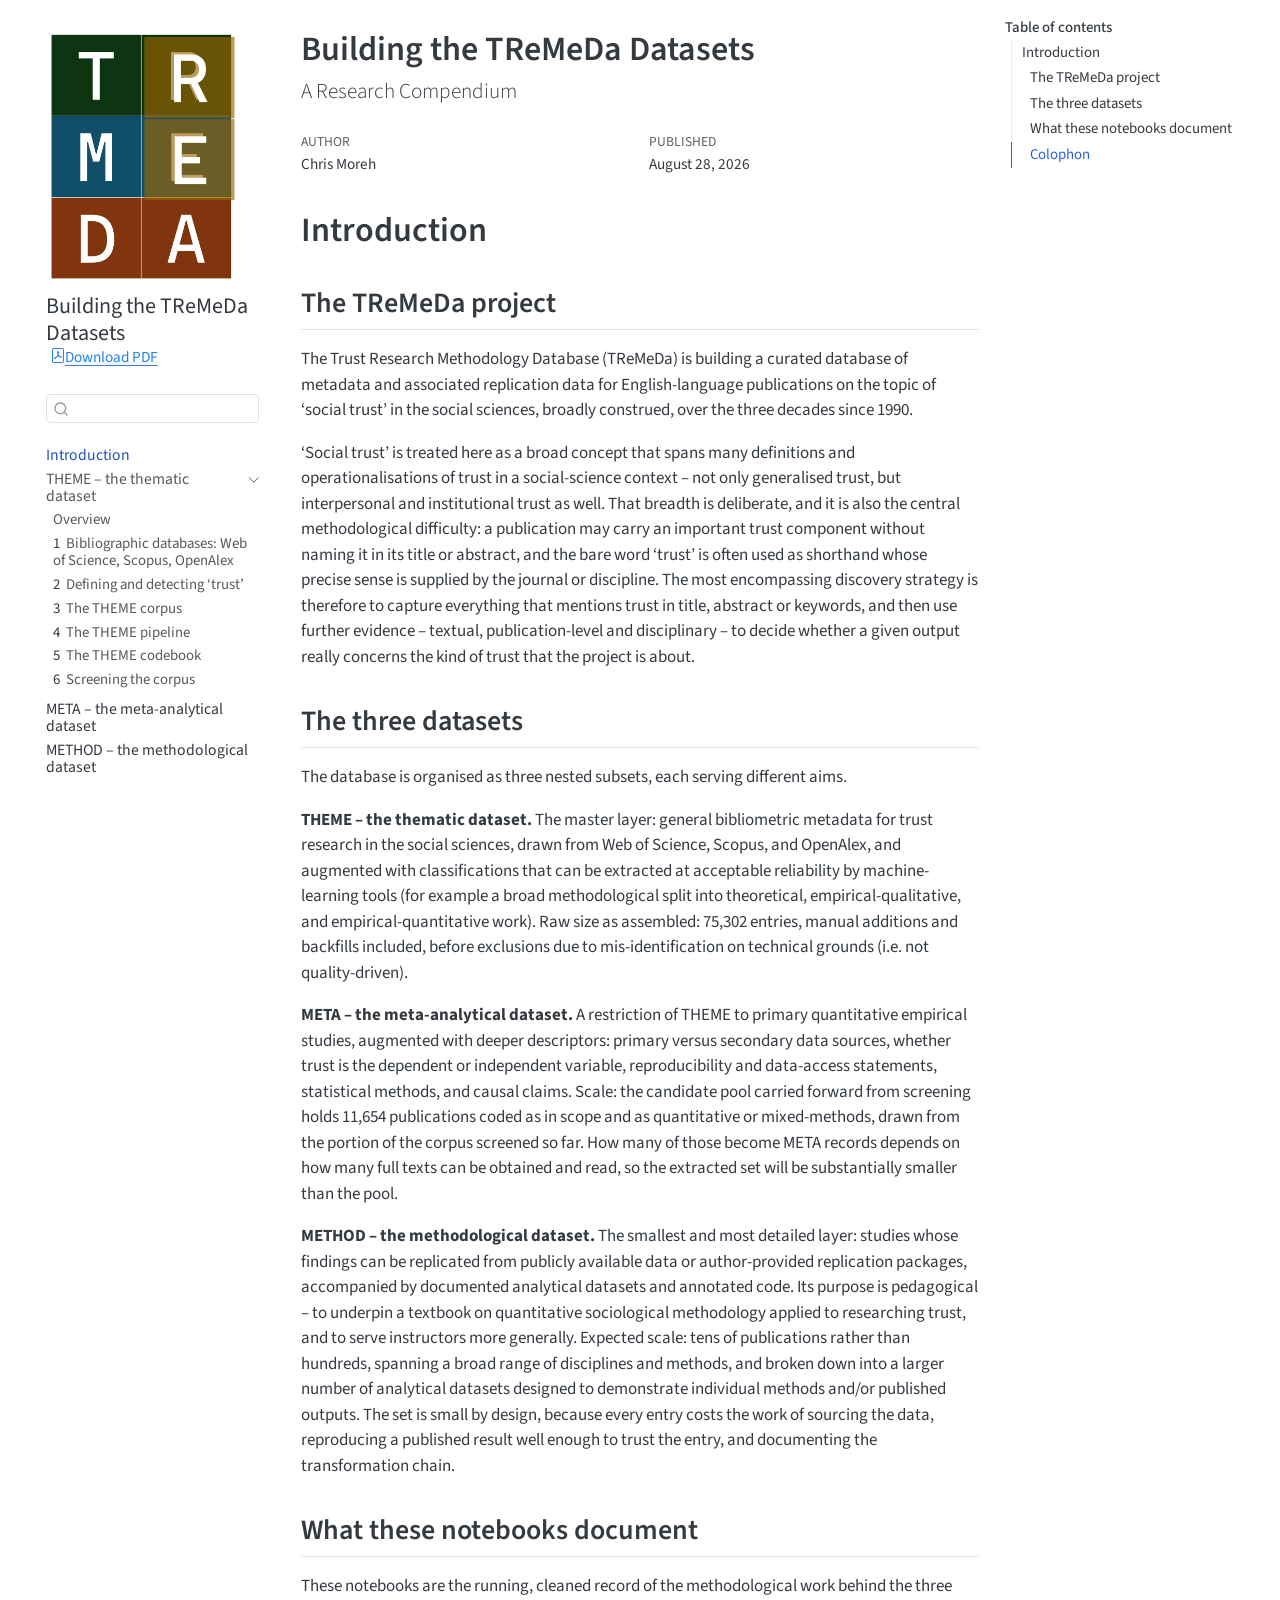
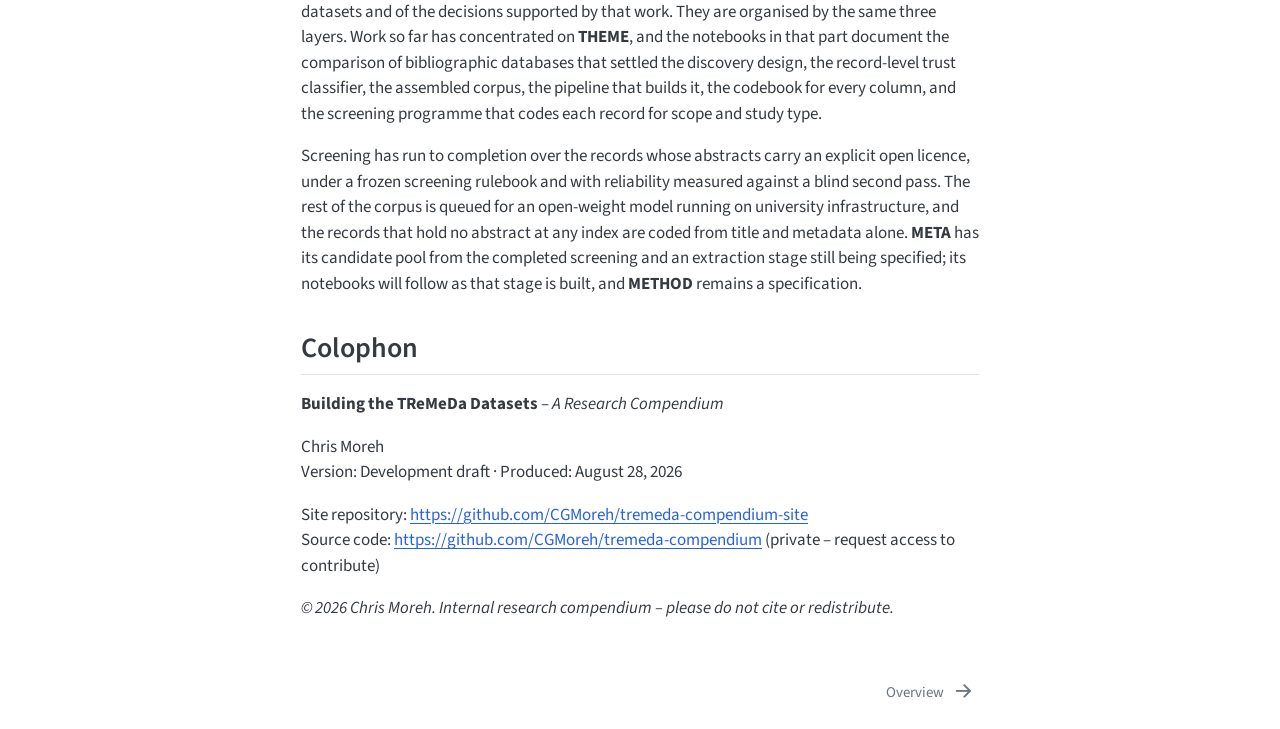
<file: index.html>
<!DOCTYPE html>
<html xmlns="http://www.w3.org/1999/xhtml" lang="en" xml:lang="en"><head>

<meta charset="utf-8">
<meta name="generator" content="quarto-1.9.36">

<meta name="viewport" content="width=device-width, initial-scale=1.0, user-scalable=yes">

<meta name="author" content="Chris Moreh">
<meta name="dcterms.date" content="2026-08-28">

<title>Building the TReMeDa Datasets</title>
<style>
/* Default styles provided by pandoc.
** See https://pandoc.org/MANUAL.html#variables-for-html for config info.
*/
code{white-space: pre-wrap;}
span.smallcaps{font-variant: small-caps;}
div.columns{display: flex; gap: min(4vw, 1.5em);}
div.column{flex: auto; overflow-x: auto;}
div.hanging-indent{margin-left: 1.5em; text-indent: -1.5em;}
ul.task-list{list-style: none;}
ul.task-list li input[type="checkbox"] {
  width: 0.8em;
  margin: 0 0.8em 0.2em -1em; /* quarto-specific, see https://github.com/quarto-dev/quarto-cli/issues/4556 */ 
  vertical-align: middle;
}
</style>


<script src="site_libs/quarto-nav/quarto-nav.js"></script>
<script src="site_libs/quarto-nav/headroom.min.js"></script>
<script src="site_libs/clipboard/clipboard.min.js"></script>
<script src="site_libs/quarto-search/autocomplete.umd.js"></script>
<script src="site_libs/quarto-search/fuse.min.js"></script>
<script src="site_libs/quarto-search/quarto-search.js"></script>
<meta name="quarto:offset" content="./">
<link href="./theme/00-overview.html" rel="next">
<script src="site_libs/quarto-html/quarto.js" type="module"></script>
<script src="site_libs/quarto-html/tabsets/tabsets.js" type="module"></script>
<script src="site_libs/quarto-html/popper.min.js"></script>
<script src="site_libs/quarto-html/tippy.umd.min.js"></script>
<script src="site_libs/quarto-html/anchor.min.js"></script>
<link href="site_libs/quarto-html/tippy.css" rel="stylesheet">
<link href="site_libs/quarto-html/quarto-syntax-highlighting-845c23b38eaddc0f92fda52bfe77a8c8.css" rel="stylesheet" class="quarto-color-scheme" id="quarto-text-highlighting-styles">
<link href="site_libs/quarto-html/quarto-syntax-highlighting-dark-f418161beb48e0141c760e455f12af2c.css" rel="stylesheet" class="quarto-color-scheme quarto-color-alternate" id="quarto-text-highlighting-styles">
<link href="site_libs/quarto-html/quarto-syntax-highlighting-845c23b38eaddc0f92fda52bfe77a8c8.css" rel="stylesheet" class="quarto-color-scheme-extra" id="quarto-text-highlighting-styles">
<script src="site_libs/bootstrap/bootstrap.min.js"></script>
<link href="site_libs/bootstrap/bootstrap-icons.css" rel="stylesheet">
<link href="site_libs/bootstrap/bootstrap-9e3e5b9121e68b3f077afb32f2c64d95.min.css" rel="stylesheet" append-hash="true" class="quarto-color-scheme" id="quarto-bootstrap" data-mode="light">
<link href="site_libs/bootstrap/bootstrap-dark-9e3e5b9121e68b3f077afb32f2c64d95.min.css" rel="stylesheet" append-hash="true" class="quarto-color-scheme quarto-color-alternate" id="quarto-bootstrap" data-mode="light">
<link href="site_libs/bootstrap/bootstrap-9e3e5b9121e68b3f077afb32f2c64d95.min.css" rel="stylesheet" append-hash="true" class="quarto-color-scheme-extra" id="quarto-bootstrap" data-mode="light">
<script id="quarto-search-options" type="application/json">{
  "location": "sidebar",
  "copy-button": false,
  "collapse-after": 3,
  "panel-placement": "start",
  "type": "textbox",
  "limit": 50,
  "keyboard-shortcut": [
    "f",
    "/",
    "s"
  ],
  "show-item-context": false,
  "language": {
    "search-no-results-text": "No results",
    "search-matching-documents-text": "matching documents",
    "search-copy-link-title": "Copy link to search",
    "search-hide-matches-text": "Hide additional matches",
    "search-more-match-text": "more match in this document",
    "search-more-matches-text": "more matches in this document",
    "search-clear-button-title": "Clear",
    "search-text-placeholder": "",
    "search-detached-cancel-button-title": "Cancel",
    "search-submit-button-title": "Submit",
    "search-label": "Search"
  }
}</script>


<link rel="stylesheet" href="tremeda.css">
</head>

<body class="nav-sidebar floating quarto-light">

<div id="quarto-search-results"></div>
  <header id="quarto-header" class="headroom fixed-top">
  <nav class="quarto-secondary-nav">
    <div class="container-fluid d-flex">
      <button type="button" class="quarto-btn-toggle btn" data-bs-toggle="collapse" role="button" data-bs-target=".quarto-sidebar-collapse-item" aria-controls="quarto-sidebar" aria-expanded="false" aria-label="Toggle sidebar navigation" onclick="if (window.quartoToggleHeadroom) { window.quartoToggleHeadroom(); }">
        <i class="bi bi-layout-text-sidebar-reverse"></i>
      </button>
        <nav class="quarto-page-breadcrumbs" aria-label="breadcrumb"><ol class="breadcrumb"><li class="breadcrumb-item"><a href="./index.html">Introduction</a></li></ol></nav>
        <a class="flex-grow-1" role="navigation" data-bs-toggle="collapse" data-bs-target=".quarto-sidebar-collapse-item" aria-controls="quarto-sidebar" aria-expanded="false" aria-label="Toggle sidebar navigation" onclick="if (window.quartoToggleHeadroom) { window.quartoToggleHeadroom(); }">      
        </a>
      <button type="button" class="btn quarto-search-button" aria-label="Search" onclick="window.quartoOpenSearch();">
        <i class="bi bi-search"></i>
      </button>
    </div>
  </nav>
</header>
<!-- content -->
<div id="quarto-content" class="quarto-container page-columns page-rows-contents page-layout-article">
<!-- sidebar -->
  <nav id="quarto-sidebar" class="sidebar collapse collapse-horizontal quarto-sidebar-collapse-item sidebar-navigation floating overflow-auto">
    <div class="pt-lg-2 mt-2 text-left sidebar-header sidebar-header-stacked">
      <a href="./index.html" class="sidebar-logo-link">
      <img src="./logo.png" alt="" class="sidebar-logo light-content py-0 d-lg-inline d-none">
      <img src="./logo.png" alt="" class="sidebar-logo dark-content py-0 d-lg-inline d-none">
      </a>
    <div class="sidebar-title mb-0 py-0">
      <a href="./">Building the TReMeDa Datasets</a> 
        <div class="sidebar-tools-main">
    <a href="./Building-the-TReMeDa-Datasets.pdf" title="Download PDF" class="quarto-navigation-tool px-1" aria-label="Download PDF"><i class="bi bi-file-pdf"></i></a>
</div>
    </div>
      </div>
        <div class="mt-2 flex-shrink-0 align-items-center">
        <div class="sidebar-search">
        <div id="quarto-search" class="" title="Search"></div>
        </div>
        </div>
    <div class="sidebar-menu-container"> 
    <ul class="list-unstyled mt-1">
        <li class="sidebar-item">
  <div class="sidebar-item-container"> 
  <a href="./index.html" class="sidebar-item-text sidebar-link active">
 <span class="menu-text">Introduction</span></a>
  </div>
</li>
        <li class="sidebar-item sidebar-item-section">
      <div class="sidebar-item-container"> 
            <a class="sidebar-item-text sidebar-link text-start" data-bs-toggle="collapse" data-bs-target="#quarto-sidebar-section-1" role="navigation" aria-expanded="true">
 <span class="menu-text">THEME – the thematic dataset</span></a>
          <a class="sidebar-item-toggle text-start" data-bs-toggle="collapse" data-bs-target="#quarto-sidebar-section-1" role="navigation" aria-expanded="true" aria-label="Toggle section">
            <i class="bi bi-chevron-right ms-2"></i>
          </a> 
      </div>
      <ul id="quarto-sidebar-section-1" class="collapse list-unstyled sidebar-section depth1 show">  
          <li class="sidebar-item">
  <div class="sidebar-item-container"> 
  <a href="./theme/00-overview.html" class="sidebar-item-text sidebar-link">
 <span class="menu-text">Overview</span></a>
  </div>
</li>
          <li class="sidebar-item">
  <div class="sidebar-item-container"> 
  <a href="./theme/01-databases.html" class="sidebar-item-text sidebar-link">
 <span class="menu-text"><span class="chapter-number">1</span>&nbsp; <span class="chapter-title">Bibliographic databases: Web of Science, Scopus, OpenAlex</span></span></a>
  </div>
</li>
          <li class="sidebar-item">
  <div class="sidebar-item-container"> 
  <a href="./theme/02-classifier.html" class="sidebar-item-text sidebar-link">
 <span class="menu-text"><span class="chapter-number">2</span>&nbsp; <span class="chapter-title">Defining and detecting ‘trust’</span></span></a>
  </div>
</li>
          <li class="sidebar-item">
  <div class="sidebar-item-container"> 
  <a href="./theme/03-corpus.html" class="sidebar-item-text sidebar-link">
 <span class="menu-text"><span class="chapter-number">3</span>&nbsp; <span class="chapter-title">The THEME corpus</span></span></a>
  </div>
</li>
          <li class="sidebar-item">
  <div class="sidebar-item-container"> 
  <a href="./theme/04-pipeline.html" class="sidebar-item-text sidebar-link">
 <span class="menu-text"><span class="chapter-number">4</span>&nbsp; <span class="chapter-title">The THEME pipeline</span></span></a>
  </div>
</li>
          <li class="sidebar-item">
  <div class="sidebar-item-container"> 
  <a href="./theme/05-codebook.html" class="sidebar-item-text sidebar-link">
 <span class="menu-text"><span class="chapter-number">5</span>&nbsp; <span class="chapter-title">The THEME codebook</span></span></a>
  </div>
</li>
          <li class="sidebar-item">
  <div class="sidebar-item-container"> 
  <a href="./theme/06-screening.html" class="sidebar-item-text sidebar-link">
 <span class="menu-text"><span class="chapter-number">6</span>&nbsp; <span class="chapter-title">Screening the corpus</span></span></a>
  </div>
</li>
      </ul>
  </li>
        <li class="sidebar-item sidebar-item-section">
      <span class="sidebar-item-text sidebar-link text-start">
 <span class="menu-text">META – the meta-analytical dataset</span></span>
  </li>
        <li class="sidebar-item sidebar-item-section">
      <span class="sidebar-item-text sidebar-link text-start">
 <span class="menu-text">METHOD – the methodological dataset</span></span>
  </li>
    </ul>
    </div>
</nav>
<div id="quarto-sidebar-glass" class="quarto-sidebar-collapse-item" data-bs-toggle="collapse" data-bs-target=".quarto-sidebar-collapse-item"></div>
<!-- margin-sidebar -->
    <div id="quarto-margin-sidebar" class="sidebar margin-sidebar">
        <nav id="TOC" role="doc-toc" class="toc-active">
    <h2 id="toc-title">Table of contents</h2>
   
  <ul>
  <li><a href="#introduction" id="toc-introduction" class="nav-link active" data-scroll-target="#introduction">Introduction</a>
  <ul class="collapse">
  <li><a href="#the-tremeda-project" id="toc-the-tremeda-project" class="nav-link" data-scroll-target="#the-tremeda-project">The TReMeDa project</a></li>
  <li><a href="#the-three-datasets" id="toc-the-three-datasets" class="nav-link" data-scroll-target="#the-three-datasets">The three datasets</a></li>
  <li><a href="#what-these-notebooks-document" id="toc-what-these-notebooks-document" class="nav-link" data-scroll-target="#what-these-notebooks-document">What these notebooks document</a></li>
  <li><a href="#colophon" id="toc-colophon" class="nav-link" data-scroll-target="#colophon">Colophon</a></li>
  </ul></li>
  </ul>
</nav>
    </div>
<!-- main -->
<main class="content" id="quarto-document-content">

<header id="title-block-header" class="quarto-title-block default">
<div class="quarto-title">
<h1 class="title">Building the TReMeDa Datasets</h1>
<p class="subtitle lead">A Research Compendium</p>
</div>



<div class="quarto-title-meta">

    <div>
    <div class="quarto-title-meta-heading">Author</div>
    <div class="quarto-title-meta-contents">
             <p>Chris Moreh </p>
          </div>
  </div>
    
    <div>
    <div class="quarto-title-meta-heading">Published</div>
    <div class="quarto-title-meta-contents">
      <p class="date">August 28, 2026</p>
    </div>
  </div>
  
    
  </div>
  


</header>


<section id="introduction" class="level1 unnumbered">
<h1 class="unnumbered">Introduction</h1>
<section id="the-tremeda-project" class="level2">
<h2 class="anchored" data-anchor-id="the-tremeda-project">The TReMeDa project</h2>
<p>The Trust Research Methodology Database (TReMeDa) is building a curated database of metadata and associated replication data for English-language publications on the topic of ‘social trust’ in the social sciences, broadly construed, over the three decades since 1990.</p>
<p>‘Social trust’ is treated here as a broad concept that spans many definitions and operationalisations of trust in a social-science context – not only generalised trust, but interpersonal and institutional trust as well. That breadth is deliberate, and it is also the central methodological difficulty: a publication may carry an important trust component without naming it in its title or abstract, and the bare word ‘trust’ is often used as shorthand whose precise sense is supplied by the journal or discipline. The most encompassing discovery strategy is therefore to capture everything that mentions trust in title, abstract or keywords, and then use further evidence – textual, publication-level and disciplinary – to decide whether a given output really concerns the kind of trust that the project is about.</p>
</section>
<section id="the-three-datasets" class="level2">
<h2 class="anchored" data-anchor-id="the-three-datasets">The three datasets</h2>
<p>The database is organised as three nested subsets, each serving different aims.</p>
<p><strong>THEME – the thematic dataset.</strong> The master layer: general bibliometric metadata for trust research in the social sciences, drawn from Web of Science, Scopus, and OpenAlex, and augmented with classifications that can be extracted at acceptable reliability by machine-learning tools (for example a broad methodological split into theoretical, empirical-qualitative, and empirical-quantitative work). Raw size as assembled: 75,302 entries, manual additions and backfills included, before exclusions due to mis-identification on technical grounds (i.e.&nbsp;not quality-driven).</p>
<p><strong>META – the meta-analytical dataset.</strong> A restriction of THEME to primary quantitative empirical studies, augmented with deeper descriptors: primary versus secondary data sources, whether trust is the dependent or independent variable, reproducibility and data-access statements, statistical methods, and causal claims. Scale: the candidate pool carried forward from screening holds 11,654 publications coded as in scope and as quantitative or mixed-methods, drawn from the portion of the corpus screened so far. How many of those become META records depends on how many full texts can be obtained and read, so the extracted set will be substantially smaller than the pool.</p>
<p><strong>METHOD – the methodological dataset.</strong> The smallest and most detailed layer: studies whose findings can be replicated from publicly available data or author-provided replication packages, accompanied by documented analytical datasets and annotated code. Its purpose is pedagogical – to underpin a textbook on quantitative sociological methodology applied to researching trust, and to serve instructors more generally. Expected scale: tens of publications rather than hundreds, spanning a broad range of disciplines and methods, and broken down into a larger number of analytical datasets designed to demonstrate individual methods and/or published outputs. The set is small by design, because every entry costs the work of sourcing the data, reproducing a published result well enough to trust the entry, and documenting the transformation chain.</p>
</section>
<section id="what-these-notebooks-document" class="level2">
<h2 class="anchored" data-anchor-id="what-these-notebooks-document">What these notebooks document</h2>
<p>These notebooks are the running, cleaned record of the methodological work behind the three datasets and of the decisions supported by that work. They are organised by the same three layers. Work so far has concentrated on <strong>THEME</strong>, and the notebooks in that part document the comparison of bibliographic databases that settled the discovery design, the record-level trust classifier, the assembled corpus, the pipeline that builds it, the codebook for every column, and the screening programme that codes each record for scope and study type.</p>
<p>Screening has run to completion over the records whose abstracts carry an explicit open licence, under a frozen screening rulebook and with reliability measured against a blind second pass. The rest of the corpus is queued for an open-weight model running on university infrastructure, and the records that hold no abstract at any index are coded from title and metadata alone. <strong>META</strong> has its candidate pool from the completed screening and an extraction stage still being specified; its notebooks will follow as that stage is built, and <strong>METHOD</strong> remains a specification.</p>
</section>
<section id="colophon" class="level2 unnumbered">
<h2 class="unnumbered anchored" data-anchor-id="colophon">Colophon</h2>
<p><strong>Building the TReMeDa Datasets</strong> – <em>A Research Compendium</em></p>
<p>Chris Moreh<br>
Version: Development draft · Produced: August 28, 2026</p>
<p>Site repository: <a href="https://github.com/CGMoreh/tremeda-compendium-site">https://github.com/CGMoreh/tremeda-compendium-site</a><br>
Source code: <a href="https://github.com/CGMoreh/tremeda-compendium">https://github.com/CGMoreh/tremeda-compendium</a> (private – request access to contribute)</p>
<p><em>© 2026 Chris Moreh. Internal research compendium – please do not cite or redistribute.</em></p>


</section>
</section>

</main> <!-- /main -->
<script id="quarto-html-after-body" type="application/javascript">
  window.document.addEventListener("DOMContentLoaded", function (event) {
    const icon = "";
    const anchorJS = new window.AnchorJS();
    anchorJS.options = {
      placement: 'right',
      icon: icon
    };
    anchorJS.add('.anchored');
    const isCodeAnnotation = (el) => {
      for (const clz of el.classList) {
        if (clz.startsWith('code-annotation-')) {                     
          return true;
        }
      }
      return false;
    }
    const onCopySuccess = function(e) {
      // button target
      const button = e.trigger;
      // don't keep focus
      button.blur();
      // flash "checked"
      button.classList.add('code-copy-button-checked');
      var currentTitle = button.getAttribute("title");
      button.setAttribute("title", "Copied!");
      let tooltip;
      if (window.bootstrap) {
        button.setAttribute("data-bs-toggle", "tooltip");
        button.setAttribute("data-bs-placement", "left");
        button.setAttribute("data-bs-title", "Copied!");
        tooltip = new bootstrap.Tooltip(button, 
          { trigger: "manual", 
            customClass: "code-copy-button-tooltip",
            offset: [0, -8]});
        tooltip.show();    
      }
      setTimeout(function() {
        if (tooltip) {
          tooltip.hide();
          button.removeAttribute("data-bs-title");
          button.removeAttribute("data-bs-toggle");
          button.removeAttribute("data-bs-placement");
        }
        button.setAttribute("title", currentTitle);
        button.classList.remove('code-copy-button-checked');
      }, 1000);
      // clear code selection
      e.clearSelection();
    }
    const getTextToCopy = function(trigger) {
      const outerScaffold = trigger.parentElement.cloneNode(true);
      const codeEl = outerScaffold.querySelector('code');
      for (const childEl of codeEl.children) {
        if (isCodeAnnotation(childEl)) {
          childEl.remove();
        }
      }
      return codeEl.innerText;
    }
    const clipboard = new window.ClipboardJS('.code-copy-button:not([data-in-quarto-modal])', {
      text: getTextToCopy
    });
    clipboard.on('success', onCopySuccess);
    if (window.document.getElementById('quarto-embedded-source-code-modal')) {
      const clipboardModal = new window.ClipboardJS('.code-copy-button[data-in-quarto-modal]', {
        text: getTextToCopy,
        container: window.document.getElementById('quarto-embedded-source-code-modal')
      });
      clipboardModal.on('success', onCopySuccess);
    }
      var localhostRegex = new RegExp(/^(?:http|https):\/\/localhost\:?[0-9]*\//);
      var mailtoRegex = new RegExp(/^mailto:/);
        var filterRegex = new RegExp('/' + window.location.host + '/');
      var isInternal = (href) => {
          return filterRegex.test(href) || localhostRegex.test(href) || mailtoRegex.test(href);
      }
      // Inspect non-navigation links and adorn them if external
     var links = window.document.querySelectorAll('a[href]:not(.nav-link):not(.navbar-brand):not(.toc-action):not(.sidebar-link):not(.sidebar-item-toggle):not(.pagination-link):not(.no-external):not([aria-hidden]):not(.dropdown-item):not(.quarto-navigation-tool):not(.about-link)');
      for (var i=0; i<links.length; i++) {
        const link = links[i];
        if (!isInternal(link.href)) {
          // undo the damage that might have been done by quarto-nav.js in the case of
          // links that we want to consider external
          if (link.dataset.originalHref !== undefined) {
            link.href = link.dataset.originalHref;
          }
        }
      }
    function tippyHover(el, contentFn, onTriggerFn, onUntriggerFn) {
      const config = {
        allowHTML: true,
        maxWidth: 500,
        delay: 100,
        arrow: false,
        appendTo: function(el) {
            return el.parentElement;
        },
        interactive: true,
        interactiveBorder: 10,
        theme: 'quarto',
        placement: 'bottom-start',
      };
      if (contentFn) {
        config.content = contentFn;
      }
      if (onTriggerFn) {
        config.onTrigger = onTriggerFn;
      }
      if (onUntriggerFn) {
        config.onUntrigger = onUntriggerFn;
      }
      window.tippy(el, config); 
    }
    const noterefs = window.document.querySelectorAll('a[role="doc-noteref"]');
    for (var i=0; i<noterefs.length; i++) {
      const ref = noterefs[i];
      tippyHover(ref, function() {
        // use id or data attribute instead here
        let href = ref.getAttribute('data-footnote-href') || ref.getAttribute('href');
        try { href = new URL(href).hash; } catch {}
        const id = href.replace(/^#\/?/, "");
        const note = window.document.getElementById(id);
        if (note) {
          return note.innerHTML;
        } else {
          return "";
        }
      });
    }
    const xrefs = window.document.querySelectorAll('a.quarto-xref');
    const processXRef = (id, note) => {
      // Strip column container classes
      const stripColumnClz = (el) => {
        el.classList.remove("page-full", "page-columns");
        if (el.children) {
          for (const child of el.children) {
            stripColumnClz(child);
          }
        }
      }
      stripColumnClz(note)
      if (id === null || id.startsWith('sec-')) {
        // Special case sections, only their first couple elements
        const container = document.createElement("div");
        if (note.children && note.children.length > 2) {
          container.appendChild(note.children[0].cloneNode(true));
          for (let i = 1; i < note.children.length; i++) {
            const child = note.children[i];
            if (child.tagName === "P" && child.innerText === "") {
              continue;
            } else {
              container.appendChild(child.cloneNode(true));
              break;
            }
          }
          if (window.Quarto?.typesetMath) {
            window.Quarto.typesetMath(container);
          }
          return container.innerHTML
        } else {
          if (window.Quarto?.typesetMath) {
            window.Quarto.typesetMath(note);
          }
          return note.innerHTML;
        }
      } else {
        // Remove any anchor links if they are present
        const anchorLink = note.querySelector('a.anchorjs-link');
        if (anchorLink) {
          anchorLink.remove();
        }
        if (window.Quarto?.typesetMath) {
          window.Quarto.typesetMath(note);
        }
        if (note.classList.contains("callout")) {
          return note.outerHTML;
        } else {
          return note.innerHTML;
        }
      }
    }
    for (var i=0; i<xrefs.length; i++) {
      const xref = xrefs[i];
      tippyHover(xref, undefined, function(instance) {
        instance.disable();
        let url = xref.getAttribute('href');
        let hash = undefined; 
        if (url.startsWith('#')) {
          hash = url;
        } else {
          try { hash = new URL(url).hash; } catch {}
        }
        if (hash) {
          const id = hash.replace(/^#\/?/, "");
          const note = window.document.getElementById(id);
          if (note !== null) {
            try {
              const html = processXRef(id, note.cloneNode(true));
              instance.setContent(html);
            } finally {
              instance.enable();
              instance.show();
            }
          } else {
            // See if we can fetch this
            fetch(url.split('#')[0])
            .then(res => res.text())
            .then(html => {
              const parser = new DOMParser();
              const htmlDoc = parser.parseFromString(html, "text/html");
              const note = htmlDoc.getElementById(id);
              if (note !== null) {
                const html = processXRef(id, note);
                instance.setContent(html);
              } 
            }).finally(() => {
              instance.enable();
              instance.show();
            });
          }
        } else {
          // See if we can fetch a full url (with no hash to target)
          // This is a special case and we should probably do some content thinning / targeting
          fetch(url)
          .then(res => res.text())
          .then(html => {
            const parser = new DOMParser();
            const htmlDoc = parser.parseFromString(html, "text/html");
            const note = htmlDoc.querySelector('main.content');
            if (note !== null) {
              // This should only happen for chapter cross references
              // (since there is no id in the URL)
              // remove the first header
              if (note.children.length > 0 && note.children[0].tagName === "HEADER") {
                note.children[0].remove();
              }
              const html = processXRef(null, note);
              instance.setContent(html);
            } 
          }).finally(() => {
            instance.enable();
            instance.show();
          });
        }
      }, function(instance) {
      });
    }
        let selectedAnnoteEl;
        const selectorForAnnotation = ( cell, annotation) => {
          let cellAttr = 'data-code-cell="' + cell + '"';
          let lineAttr = 'data-code-annotation="' +  annotation + '"';
          const selector = 'span[' + cellAttr + '][' + lineAttr + ']';
          return selector;
        }
        const selectCodeLines = (annoteEl) => {
          const doc = window.document;
          const targetCell = annoteEl.getAttribute("data-target-cell");
          const targetAnnotation = annoteEl.getAttribute("data-target-annotation");
          const annoteSpan = window.document.querySelector(selectorForAnnotation(targetCell, targetAnnotation));
          const lines = annoteSpan.getAttribute("data-code-lines").split(",");
          const lineIds = lines.map((line) => {
            return targetCell + "-" + line;
          })
          let top = null;
          let height = null;
          let parent = null;
          if (lineIds.length > 0) {
              //compute the position of the single el (top and bottom and make a div)
              const el = window.document.getElementById(lineIds[0]);
              top = el.offsetTop;
              height = el.offsetHeight;
              parent = el.parentElement.parentElement;
            if (lineIds.length > 1) {
              const lastEl = window.document.getElementById(lineIds[lineIds.length - 1]);
              const bottom = lastEl.offsetTop + lastEl.offsetHeight;
              height = bottom - top;
            }
            if (top !== null && height !== null && parent !== null) {
              // cook up a div (if necessary) and position it 
              let div = window.document.getElementById("code-annotation-line-highlight");
              if (div === null) {
                div = window.document.createElement("div");
                div.setAttribute("id", "code-annotation-line-highlight");
                div.style.position = 'absolute';
                parent.appendChild(div);
              }
              div.style.top = top - 2 + "px";
              div.style.height = height + 4 + "px";
              div.style.left = 0;
              let gutterDiv = window.document.getElementById("code-annotation-line-highlight-gutter");
              if (gutterDiv === null) {
                gutterDiv = window.document.createElement("div");
                gutterDiv.setAttribute("id", "code-annotation-line-highlight-gutter");
                gutterDiv.style.position = 'absolute';
                const codeCell = window.document.getElementById(targetCell);
                const gutter = codeCell.querySelector('.code-annotation-gutter');
                gutter.appendChild(gutterDiv);
              }
              gutterDiv.style.top = top - 2 + "px";
              gutterDiv.style.height = height + 4 + "px";
            }
            selectedAnnoteEl = annoteEl;
          }
        };
        const unselectCodeLines = () => {
          const elementsIds = ["code-annotation-line-highlight", "code-annotation-line-highlight-gutter"];
          elementsIds.forEach((elId) => {
            const div = window.document.getElementById(elId);
            if (div) {
              div.remove();
            }
          });
          selectedAnnoteEl = undefined;
        };
          // Handle positioning of the toggle
      window.addEventListener(
        "resize",
        throttle(() => {
          elRect = undefined;
          if (selectedAnnoteEl) {
            selectCodeLines(selectedAnnoteEl);
          }
        }, 10)
      );
      function throttle(fn, ms) {
      let throttle = false;
      let timer;
        return (...args) => {
          if(!throttle) { // first call gets through
              fn.apply(this, args);
              throttle = true;
          } else { // all the others get throttled
              if(timer) clearTimeout(timer); // cancel #2
              timer = setTimeout(() => {
                fn.apply(this, args);
                timer = throttle = false;
              }, ms);
          }
        };
      }
        // Attach click handler to the DT
        const annoteDls = window.document.querySelectorAll('dt[data-target-cell]');
        for (const annoteDlNode of annoteDls) {
          annoteDlNode.addEventListener('click', (event) => {
            const clickedEl = event.target;
            if (clickedEl !== selectedAnnoteEl) {
              unselectCodeLines();
              const activeEl = window.document.querySelector('dt[data-target-cell].code-annotation-active');
              if (activeEl) {
                activeEl.classList.remove('code-annotation-active');
              }
              selectCodeLines(clickedEl);
              clickedEl.classList.add('code-annotation-active');
            } else {
              // Unselect the line
              unselectCodeLines();
              clickedEl.classList.remove('code-annotation-active');
            }
          });
        }
    const findCites = (el) => {
      const parentEl = el.parentElement;
      if (parentEl) {
        const cites = parentEl.dataset.cites;
        if (cites) {
          return {
            el,
            cites: cites.split(' ')
          };
        } else {
          return findCites(el.parentElement)
        }
      } else {
        return undefined;
      }
    };
    var bibliorefs = window.document.querySelectorAll('a[role="doc-biblioref"]');
    for (var i=0; i<bibliorefs.length; i++) {
      const ref = bibliorefs[i];
      const citeInfo = findCites(ref);
      if (citeInfo) {
        tippyHover(citeInfo.el, function() {
          var popup = window.document.createElement('div');
          citeInfo.cites.forEach(function(cite) {
            var citeDiv = window.document.createElement('div');
            citeDiv.classList.add('hanging-indent');
            citeDiv.classList.add('csl-entry');
            var biblioDiv = window.document.getElementById('ref-' + cite);
            if (biblioDiv) {
              citeDiv.innerHTML = biblioDiv.innerHTML;
            }
            popup.appendChild(citeDiv);
          });
          return popup.innerHTML;
        });
      }
    }
  });
  </script>
<nav class="page-navigation">
  <div class="nav-page nav-page-previous">
  </div>
  <div class="nav-page nav-page-next">
      <a href="./theme/00-overview.html" class="pagination-link" aria-label="Overview">
        <span class="nav-page-text">Overview</span> <i class="bi bi-arrow-right-short"></i>
      </a>
  </div>
</nav>
</div> <!-- /content -->




</body></html>
</file>
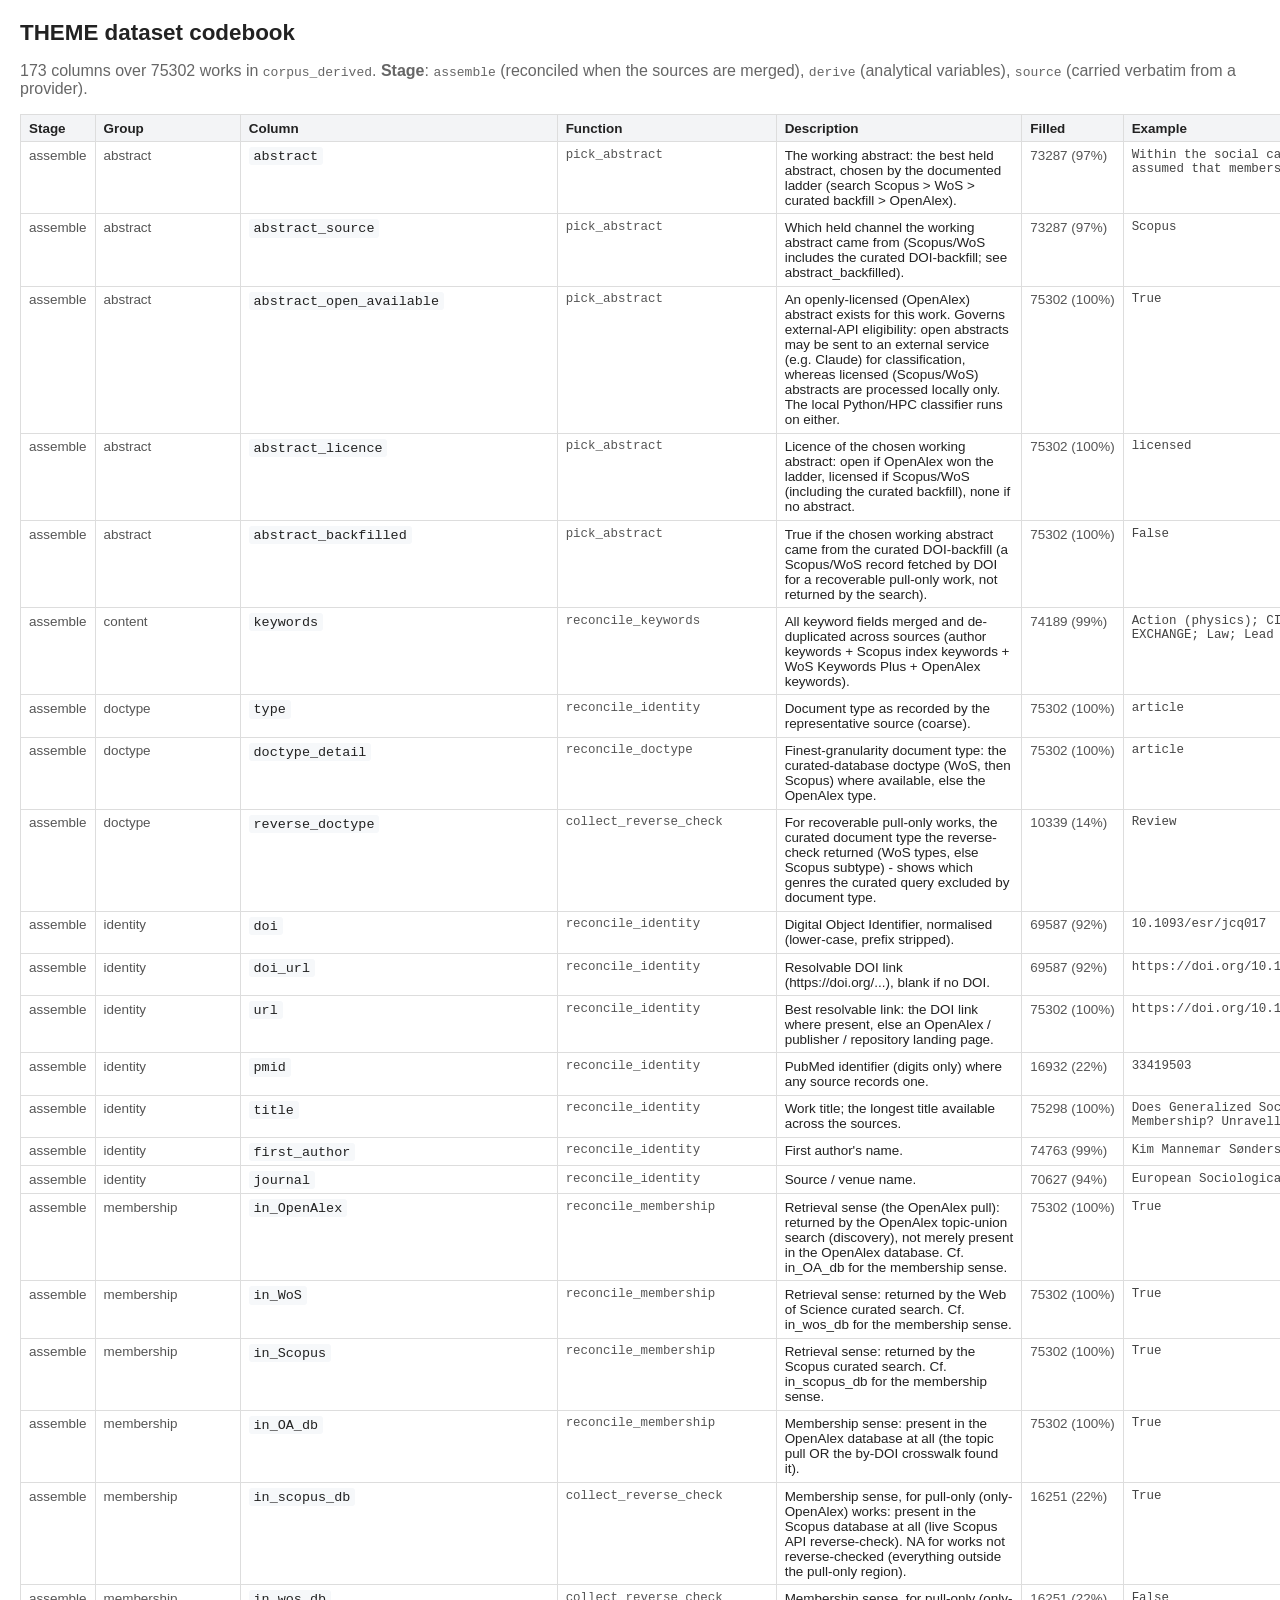
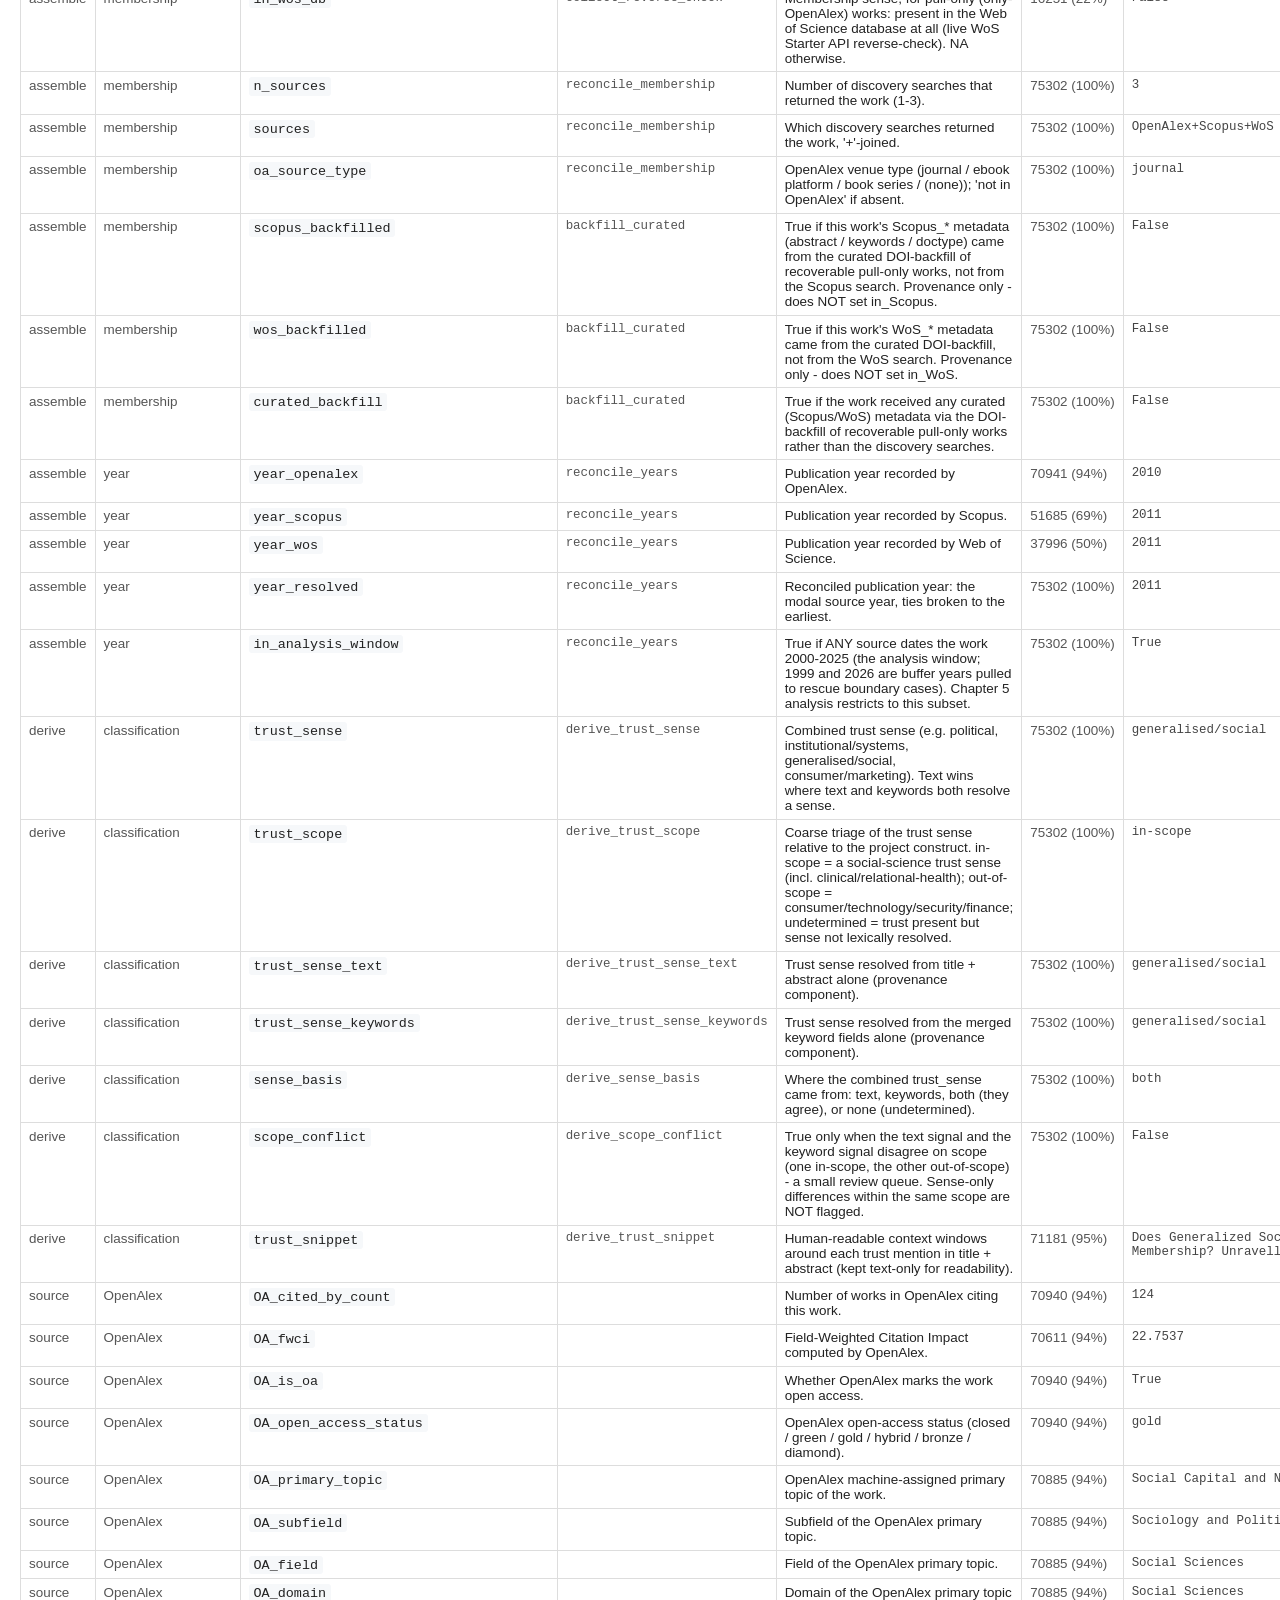
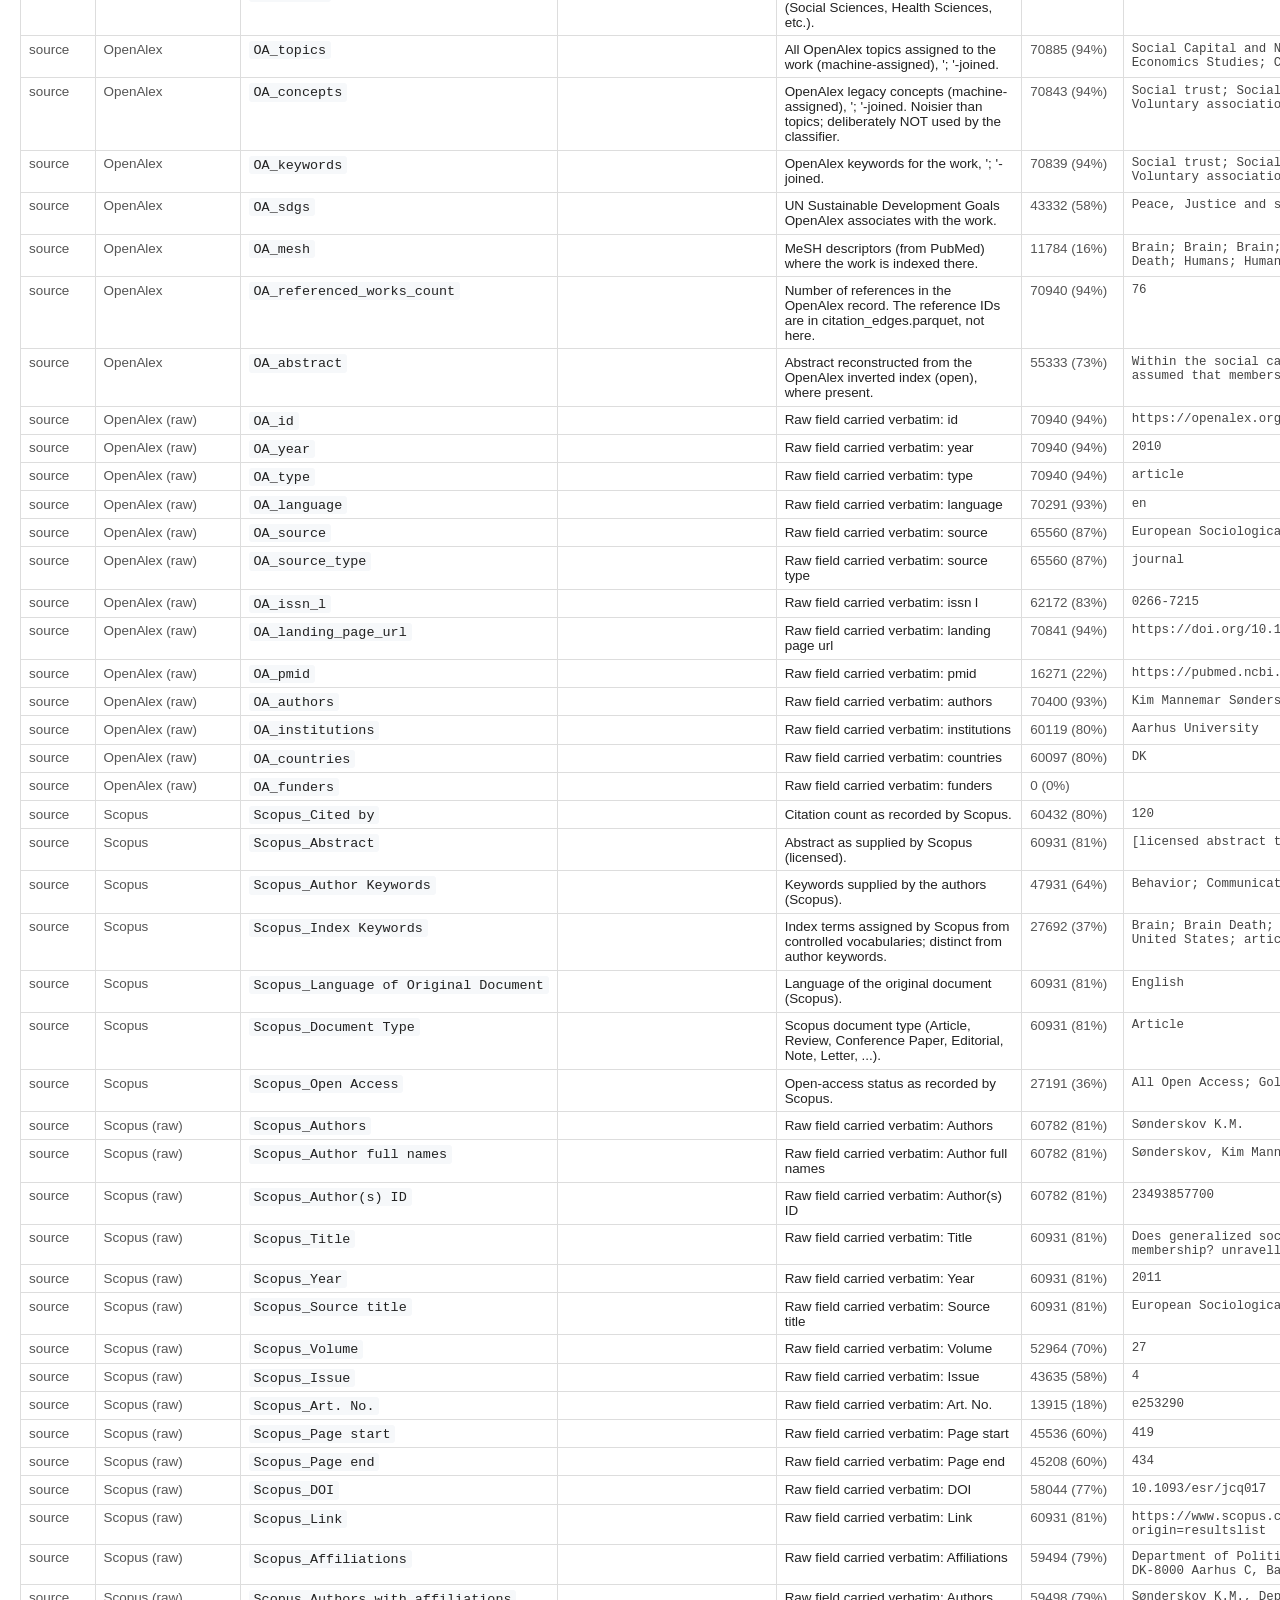
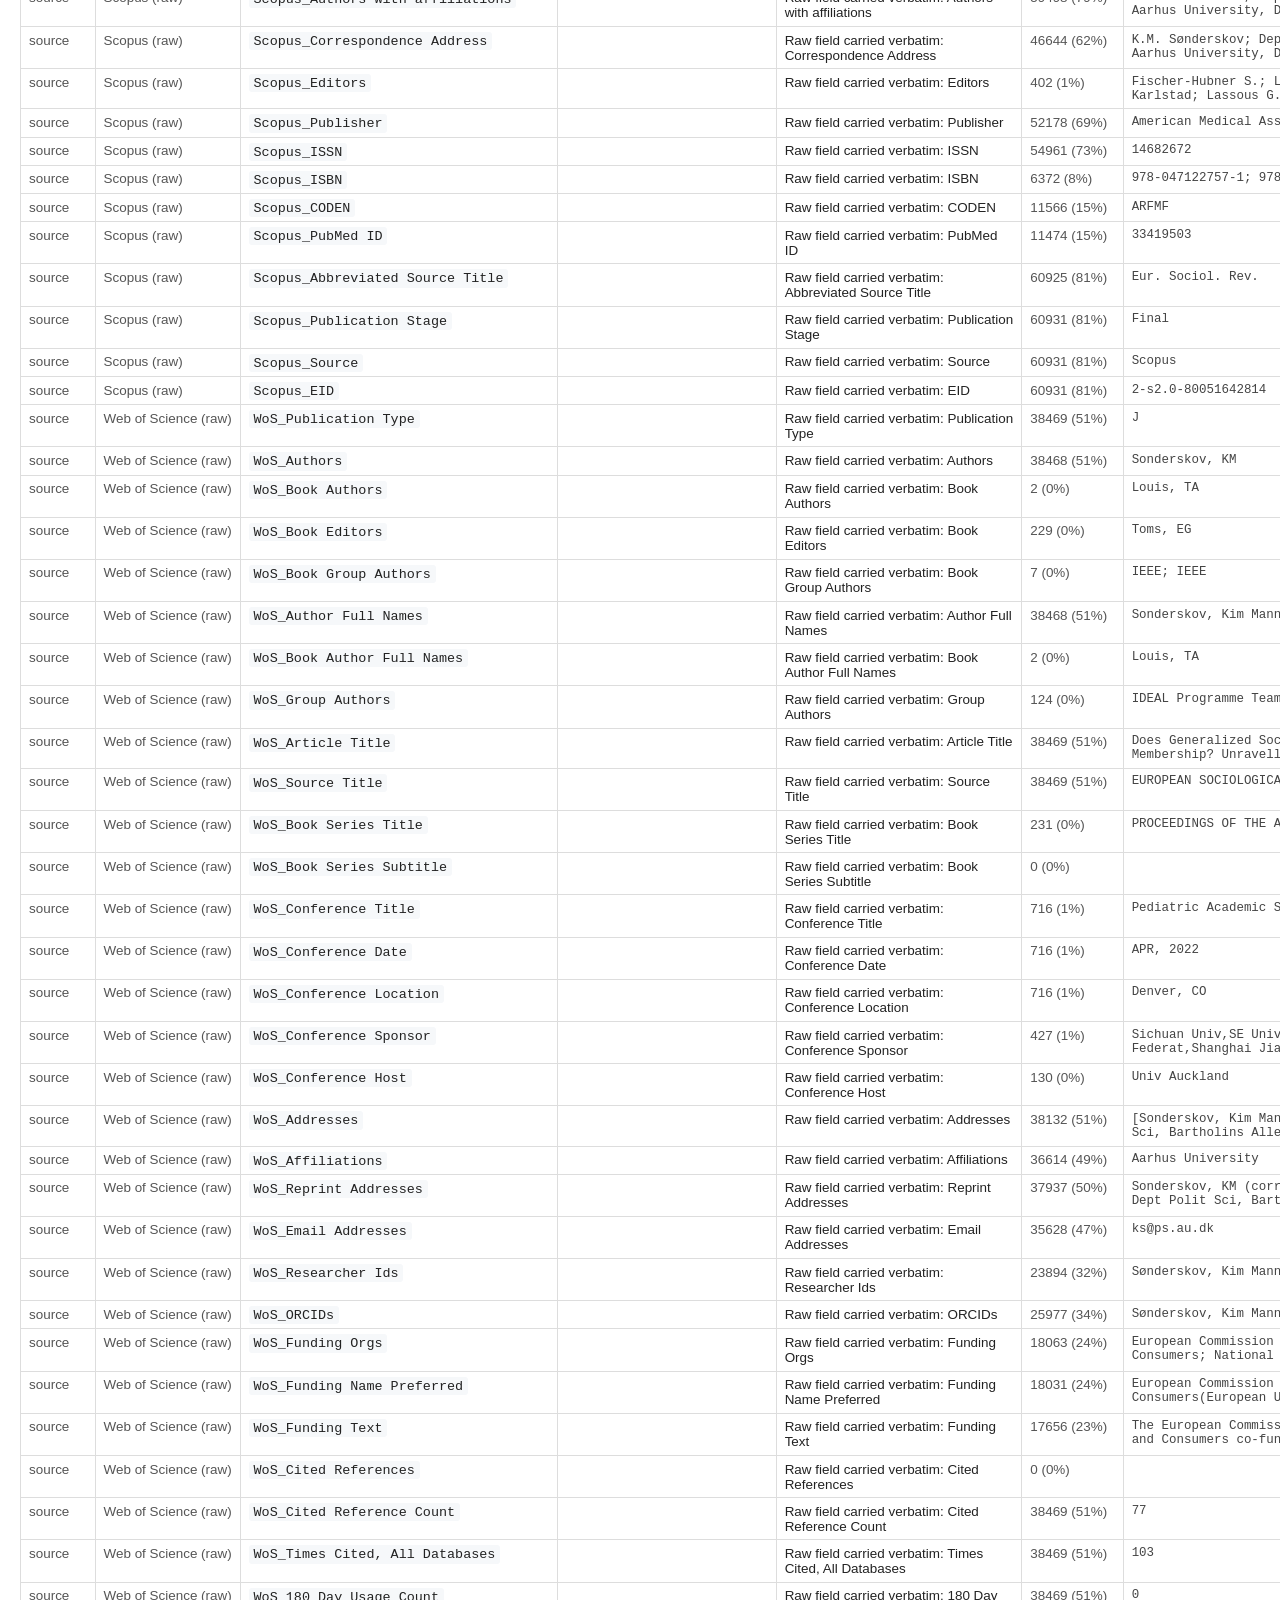
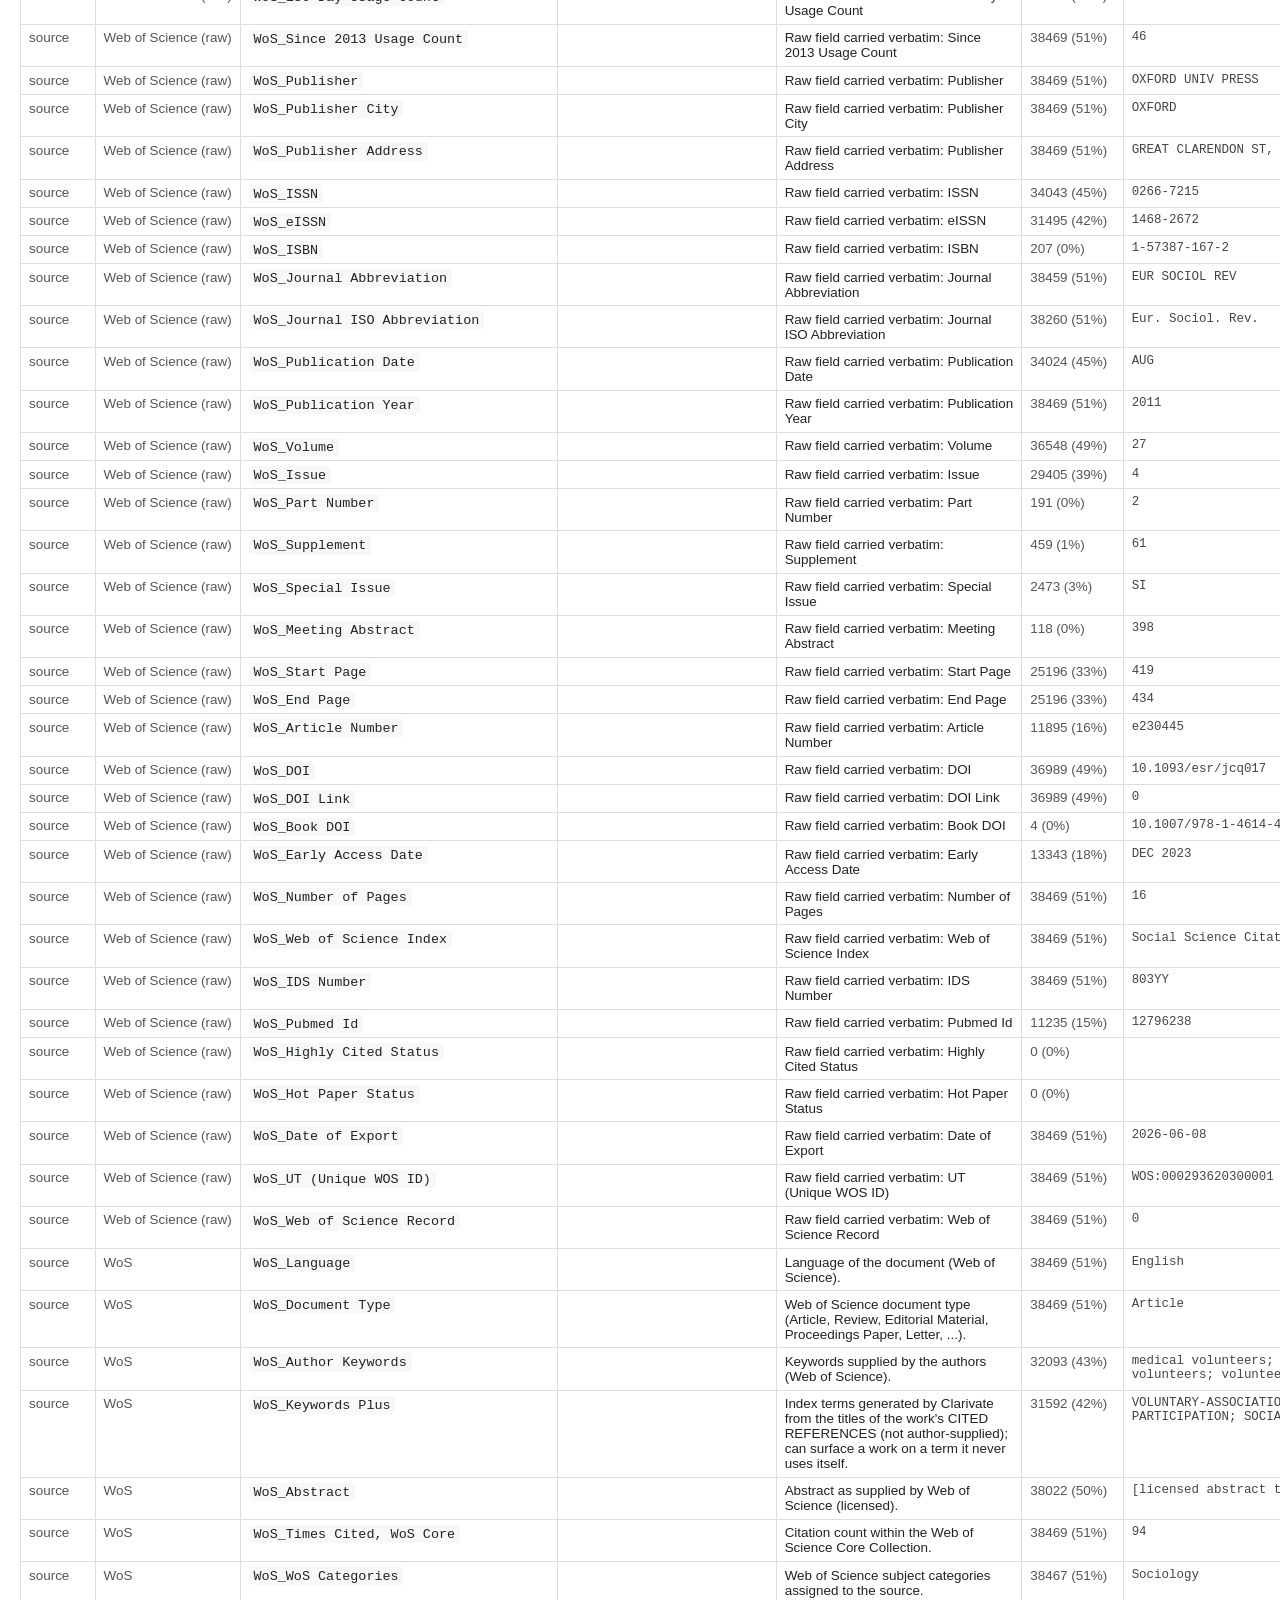
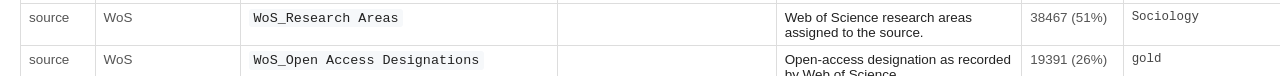
<file: data/codebook.html>
<!doctype html><html><head><meta charset="utf-8">
<title>THEME dataset codebook</title>
<style>
body{font-family:-apple-system,Segoe UI,Roboto,Helvetica,Arial,sans-serif;margin:1.25rem;color:#222;max-width:1280px}
h1{font-size:1.4rem} p.sub{color:#666}
table{border-collapse:collapse;width:100%;font-size:.84rem}
th,td{border:1px solid #ddd;padding:.35rem .5rem;vertical-align:top;text-align:left}
thead th{background:#f3f4f6;position:sticky;top:0}
td.c code{background:#f6f8fa;padding:.1rem .3rem;border-radius:3px;white-space:nowrap}
td.s,td.g,td.n,td.fn{white-space:nowrap;color:#555} td.fn{font-family:ui-monospace,monospace;font-size:.78rem}
td.e{color:#444;font-family:ui-monospace,monospace;font-size:.78rem}
</style></head><body>
<h1>THEME dataset codebook</h1>
<p class="sub">173 columns over 75302 works in <code>corpus_derived</code>. <b>Stage</b>: <code>assemble</code> (reconciled when the sources are merged), <code>derive</code> (analytical variables), <code>source</code> (carried verbatim from a provider).</p>
<table><thead><tr><th>Stage</th><th>Group</th><th>Column</th><th>Function</th><th>Description</th><th>Filled</th><th>Example</th></tr></thead>
<tbody>
<tr><td class=s>assemble</td><td class=g>abstract</td><td class=c><code>abstract</code></td><td class=fn>pick_abstract</td><td>The working abstract: the best held abstract, chosen by the documented ladder (search Scopus &gt; WoS &gt; curated backfill &gt; OpenAlex).</td><td class=n data-order="73287">73287 (97%)</td><td class=e>Within the social capital literature it is often assumed that membership of voluntary asso…</td></tr>
<tr><td class=s>assemble</td><td class=g>abstract</td><td class=c><code>abstract_source</code></td><td class=fn>pick_abstract</td><td>Which held channel the working abstract came from (Scopus/WoS includes the curated DOI-backfill; see abstract_backfilled).</td><td class=n data-order="73287">73287 (97%)</td><td class=e>Scopus</td></tr>
<tr><td class=s>assemble</td><td class=g>abstract</td><td class=c><code>abstract_open_available</code></td><td class=fn>pick_abstract</td><td>An openly-licensed (OpenAlex) abstract exists for this work. Governs external-API eligibility: open abstracts may be sent to an external service (e.g. Claude) for classification, whereas licensed (Scopus/WoS) abstracts are processed locally only. The local Python/HPC classifier runs on either.</td><td class=n data-order="75302">75302 (100%)</td><td class=e>True</td></tr>
<tr><td class=s>assemble</td><td class=g>abstract</td><td class=c><code>abstract_licence</code></td><td class=fn>pick_abstract</td><td>Licence of the chosen working abstract: open if OpenAlex won the ladder, licensed if Scopus/WoS (including the curated backfill), none if no abstract.</td><td class=n data-order="75302">75302 (100%)</td><td class=e>licensed</td></tr>
<tr><td class=s>assemble</td><td class=g>abstract</td><td class=c><code>abstract_backfilled</code></td><td class=fn>pick_abstract</td><td>True if the chosen working abstract came from the curated DOI-backfill (a Scopus/WoS record fetched by DOI for a recoverable pull-only work, not returned by the search).</td><td class=n data-order="75302">75302 (100%)</td><td class=e>False</td></tr>
<tr><td class=s>assemble</td><td class=g>content</td><td class=c><code>keywords</code></td><td class=fn>reconcile_keywords</td><td>All keyword fields merged and de-duplicated across sources (author keywords + Scopus index keywords + WoS Keywords Plus + OpenAlex keywords).</td><td class=n data-order="74189">74189 (99%)</td><td class=e>Action (physics); CIVIC ENGAGEMENT; Collective action; EXCHANGE; Law; Lead (geology); ORIG…</td></tr>
<tr><td class=s>assemble</td><td class=g>doctype</td><td class=c><code>type</code></td><td class=fn>reconcile_identity</td><td>Document type as recorded by the representative source (coarse).</td><td class=n data-order="75302">75302 (100%)</td><td class=e>article</td></tr>
<tr><td class=s>assemble</td><td class=g>doctype</td><td class=c><code>doctype_detail</code></td><td class=fn>reconcile_doctype</td><td>Finest-granularity document type: the curated-database doctype (WoS, then Scopus) where available, else the OpenAlex type.</td><td class=n data-order="75302">75302 (100%)</td><td class=e>article</td></tr>
<tr><td class=s>assemble</td><td class=g>doctype</td><td class=c><code>reverse_doctype</code></td><td class=fn>collect_reverse_check</td><td>For recoverable pull-only works, the curated document type the reverse-check returned (WoS types, else Scopus subtype) - shows which genres the curated query excluded by document type.</td><td class=n data-order="10339">10339 (14%)</td><td class=e>Review</td></tr>
<tr><td class=s>assemble</td><td class=g>identity</td><td class=c><code>doi</code></td><td class=fn>reconcile_identity</td><td>Digital Object Identifier, normalised (lower-case, prefix stripped).</td><td class=n data-order="69587">69587 (92%)</td><td class=e>10.1093/esr/jcq017</td></tr>
<tr><td class=s>assemble</td><td class=g>identity</td><td class=c><code>doi_url</code></td><td class=fn>reconcile_identity</td><td>Resolvable DOI link (https://doi.org/...), blank if no DOI.</td><td class=n data-order="69587">69587 (92%)</td><td class=e>https://doi.org/10.1093/esr/jcq017</td></tr>
<tr><td class=s>assemble</td><td class=g>identity</td><td class=c><code>url</code></td><td class=fn>reconcile_identity</td><td>Best resolvable link: the DOI link where present, else an OpenAlex / publisher / repository landing page.</td><td class=n data-order="75302">75302 (100%)</td><td class=e>https://doi.org/10.1093/esr/jcq017</td></tr>
<tr><td class=s>assemble</td><td class=g>identity</td><td class=c><code>pmid</code></td><td class=fn>reconcile_identity</td><td>PubMed identifier (digits only) where any source records one.</td><td class=n data-order="16932">16932 (22%)</td><td class=e>33419503</td></tr>
<tr><td class=s>assemble</td><td class=g>identity</td><td class=c><code>title</code></td><td class=fn>reconcile_identity</td><td>Work title; the longest title available across the sources.</td><td class=n data-order="75298">75298 (100%)</td><td class=e>Does Generalized Social Trust Lead to Associational Membership? Unravelling a Bowl of Well…</td></tr>
<tr><td class=s>assemble</td><td class=g>identity</td><td class=c><code>first_author</code></td><td class=fn>reconcile_identity</td><td>First author&#x27;s name.</td><td class=n data-order="74763">74763 (99%)</td><td class=e>Kim Mannemar Sønderskov</td></tr>
<tr><td class=s>assemble</td><td class=g>identity</td><td class=c><code>journal</code></td><td class=fn>reconcile_identity</td><td>Source / venue name.</td><td class=n data-order="70627">70627 (94%)</td><td class=e>European Sociological Review</td></tr>
<tr><td class=s>assemble</td><td class=g>membership</td><td class=c><code>in_OpenAlex</code></td><td class=fn>reconcile_membership</td><td>Retrieval sense (the OpenAlex pull): returned by the OpenAlex topic-union search (discovery), not merely present in the OpenAlex database. Cf. in_OA_db for the membership sense.</td><td class=n data-order="75302">75302 (100%)</td><td class=e>True</td></tr>
<tr><td class=s>assemble</td><td class=g>membership</td><td class=c><code>in_WoS</code></td><td class=fn>reconcile_membership</td><td>Retrieval sense: returned by the Web of Science curated search. Cf. in_wos_db for the membership sense.</td><td class=n data-order="75302">75302 (100%)</td><td class=e>True</td></tr>
<tr><td class=s>assemble</td><td class=g>membership</td><td class=c><code>in_Scopus</code></td><td class=fn>reconcile_membership</td><td>Retrieval sense: returned by the Scopus curated search. Cf. in_scopus_db for the membership sense.</td><td class=n data-order="75302">75302 (100%)</td><td class=e>True</td></tr>
<tr><td class=s>assemble</td><td class=g>membership</td><td class=c><code>in_OA_db</code></td><td class=fn>reconcile_membership</td><td>Membership sense: present in the OpenAlex database at all (the topic pull OR the by-DOI crosswalk found it).</td><td class=n data-order="75302">75302 (100%)</td><td class=e>True</td></tr>
<tr><td class=s>assemble</td><td class=g>membership</td><td class=c><code>in_scopus_db</code></td><td class=fn>collect_reverse_check</td><td>Membership sense, for pull-only (only-OpenAlex) works: present in the Scopus database at all (live Scopus API reverse-check). NA for works not reverse-checked (everything outside the pull-only region).</td><td class=n data-order="16251">16251 (22%)</td><td class=e>True</td></tr>
<tr><td class=s>assemble</td><td class=g>membership</td><td class=c><code>in_wos_db</code></td><td class=fn>collect_reverse_check</td><td>Membership sense, for pull-only (only-OpenAlex) works: present in the Web of Science database at all (live WoS Starter API reverse-check). NA otherwise.</td><td class=n data-order="16251">16251 (22%)</td><td class=e>False</td></tr>
<tr><td class=s>assemble</td><td class=g>membership</td><td class=c><code>n_sources</code></td><td class=fn>reconcile_membership</td><td>Number of discovery searches that returned the work (1-3).</td><td class=n data-order="75302">75302 (100%)</td><td class=e>3</td></tr>
<tr><td class=s>assemble</td><td class=g>membership</td><td class=c><code>sources</code></td><td class=fn>reconcile_membership</td><td>Which discovery searches returned the work, &#x27;+&#x27;-joined.</td><td class=n data-order="75302">75302 (100%)</td><td class=e>OpenAlex+Scopus+WoS</td></tr>
<tr><td class=s>assemble</td><td class=g>membership</td><td class=c><code>oa_source_type</code></td><td class=fn>reconcile_membership</td><td>OpenAlex venue type (journal / ebook platform / book series / (none)); &#x27;not in OpenAlex&#x27; if absent.</td><td class=n data-order="75302">75302 (100%)</td><td class=e>journal</td></tr>
<tr><td class=s>assemble</td><td class=g>membership</td><td class=c><code>scopus_backfilled</code></td><td class=fn>backfill_curated</td><td>True if this work&#x27;s Scopus_* metadata (abstract / keywords / doctype) came from the curated DOI-backfill of recoverable pull-only works, not from the Scopus search. Provenance only - does NOT set in_Scopus.</td><td class=n data-order="75302">75302 (100%)</td><td class=e>False</td></tr>
<tr><td class=s>assemble</td><td class=g>membership</td><td class=c><code>wos_backfilled</code></td><td class=fn>backfill_curated</td><td>True if this work&#x27;s WoS_* metadata came from the curated DOI-backfill, not from the WoS search. Provenance only - does NOT set in_WoS.</td><td class=n data-order="75302">75302 (100%)</td><td class=e>False</td></tr>
<tr><td class=s>assemble</td><td class=g>membership</td><td class=c><code>curated_backfill</code></td><td class=fn>backfill_curated</td><td>True if the work received any curated (Scopus/WoS) metadata via the DOI-backfill of recoverable pull-only works rather than the discovery searches.</td><td class=n data-order="75302">75302 (100%)</td><td class=e>False</td></tr>
<tr><td class=s>assemble</td><td class=g>year</td><td class=c><code>year_openalex</code></td><td class=fn>reconcile_years</td><td>Publication year recorded by OpenAlex.</td><td class=n data-order="70941">70941 (94%)</td><td class=e>2010</td></tr>
<tr><td class=s>assemble</td><td class=g>year</td><td class=c><code>year_scopus</code></td><td class=fn>reconcile_years</td><td>Publication year recorded by Scopus.</td><td class=n data-order="51685">51685 (69%)</td><td class=e>2011</td></tr>
<tr><td class=s>assemble</td><td class=g>year</td><td class=c><code>year_wos</code></td><td class=fn>reconcile_years</td><td>Publication year recorded by Web of Science.</td><td class=n data-order="37996">37996 (50%)</td><td class=e>2011</td></tr>
<tr><td class=s>assemble</td><td class=g>year</td><td class=c><code>year_resolved</code></td><td class=fn>reconcile_years</td><td>Reconciled publication year: the modal source year, ties broken to the earliest.</td><td class=n data-order="75302">75302 (100%)</td><td class=e>2011</td></tr>
<tr><td class=s>assemble</td><td class=g>year</td><td class=c><code>in_analysis_window</code></td><td class=fn>reconcile_years</td><td>True if ANY source dates the work 2000-2025 (the analysis window; 1999 and 2026 are buffer years pulled to rescue boundary cases). Chapter 5 analysis restricts to this subset.</td><td class=n data-order="75302">75302 (100%)</td><td class=e>True</td></tr>
<tr><td class=s>derive</td><td class=g>classification</td><td class=c><code>trust_sense</code></td><td class=fn>derive_trust_sense</td><td>Combined trust sense (e.g. political, institutional/systems, generalised/social, consumer/marketing). Text wins where text and keywords both resolve a sense.</td><td class=n data-order="75302">75302 (100%)</td><td class=e>generalised/social</td></tr>
<tr><td class=s>derive</td><td class=g>classification</td><td class=c><code>trust_scope</code></td><td class=fn>derive_trust_scope</td><td>Coarse triage of the trust sense relative to the project construct. in-scope = a social-science trust sense (incl. clinical/relational-health); out-of-scope = consumer/technology/security/finance; undetermined = trust present but sense not lexically resolved.</td><td class=n data-order="75302">75302 (100%)</td><td class=e>in-scope</td></tr>
<tr><td class=s>derive</td><td class=g>classification</td><td class=c><code>trust_sense_text</code></td><td class=fn>derive_trust_sense_text</td><td>Trust sense resolved from title + abstract alone (provenance component).</td><td class=n data-order="75302">75302 (100%)</td><td class=e>generalised/social</td></tr>
<tr><td class=s>derive</td><td class=g>classification</td><td class=c><code>trust_sense_keywords</code></td><td class=fn>derive_trust_sense_keywords</td><td>Trust sense resolved from the merged keyword fields alone (provenance component).</td><td class=n data-order="75302">75302 (100%)</td><td class=e>generalised/social</td></tr>
<tr><td class=s>derive</td><td class=g>classification</td><td class=c><code>sense_basis</code></td><td class=fn>derive_sense_basis</td><td>Where the combined trust_sense came from: text, keywords, both (they agree), or none (undetermined).</td><td class=n data-order="75302">75302 (100%)</td><td class=e>both</td></tr>
<tr><td class=s>derive</td><td class=g>classification</td><td class=c><code>scope_conflict</code></td><td class=fn>derive_scope_conflict</td><td>True only when the text signal and the keyword signal disagree on scope (one in-scope, the other out-of-scope) - a small review queue. Sense-only differences within the same scope are NOT flagged.</td><td class=n data-order="75302">75302 (100%)</td><td class=e>False</td></tr>
<tr><td class=s>derive</td><td class=g>classification</td><td class=c><code>trust_snippet</code></td><td class=fn>derive_trust_snippet</td><td>Human-readable context windows around each trust mention in title + abstract (kept text-only for readability).</td><td class=n data-order="71181">71181 (95%)</td><td class=e>Does Generalized Social Trust Lead to Associational Membership? Unravelling | voluntary as…</td></tr>
<tr><td class=s>source</td><td class=g>OpenAlex</td><td class=c><code>OA_cited_by_count</code></td><td class=fn></td><td>Number of works in OpenAlex citing this work.</td><td class=n data-order="70940">70940 (94%)</td><td class=e>124</td></tr>
<tr><td class=s>source</td><td class=g>OpenAlex</td><td class=c><code>OA_fwci</code></td><td class=fn></td><td>Field-Weighted Citation Impact computed by OpenAlex.</td><td class=n data-order="70611">70611 (94%)</td><td class=e>22.7537</td></tr>
<tr><td class=s>source</td><td class=g>OpenAlex</td><td class=c><code>OA_is_oa</code></td><td class=fn></td><td>Whether OpenAlex marks the work open access.</td><td class=n data-order="70940">70940 (94%)</td><td class=e>True</td></tr>
<tr><td class=s>source</td><td class=g>OpenAlex</td><td class=c><code>OA_open_access_status</code></td><td class=fn></td><td>OpenAlex open-access status (closed / green / gold / hybrid / bronze / diamond).</td><td class=n data-order="70940">70940 (94%)</td><td class=e>gold</td></tr>
<tr><td class=s>source</td><td class=g>OpenAlex</td><td class=c><code>OA_primary_topic</code></td><td class=fn></td><td>OpenAlex machine-assigned primary topic of the work.</td><td class=n data-order="70885">70885 (94%)</td><td class=e>Social Capital and Networks</td></tr>
<tr><td class=s>source</td><td class=g>OpenAlex</td><td class=c><code>OA_subfield</code></td><td class=fn></td><td>Subfield of the OpenAlex primary topic.</td><td class=n data-order="70885">70885 (94%)</td><td class=e>Sociology and Political Science</td></tr>
<tr><td class=s>source</td><td class=g>OpenAlex</td><td class=c><code>OA_field</code></td><td class=fn></td><td>Field of the OpenAlex primary topic.</td><td class=n data-order="70885">70885 (94%)</td><td class=e>Social Sciences</td></tr>
<tr><td class=s>source</td><td class=g>OpenAlex</td><td class=c><code>OA_domain</code></td><td class=fn></td><td>Domain of the OpenAlex primary topic (Social Sciences, Health Sciences, etc.).</td><td class=n data-order="70885">70885 (94%)</td><td class=e>Social Sciences</td></tr>
<tr><td class=s>source</td><td class=g>OpenAlex</td><td class=c><code>OA_topics</code></td><td class=fn></td><td>All OpenAlex topics assigned to the work (machine-assigned), &#x27;; &#x27;-joined.</td><td class=n data-order="70885">70885 (94%)</td><td class=e>Social Capital and Networks; Experimental Behavioral Economics Studies; Culture, Economy, …</td></tr>
<tr><td class=s>source</td><td class=g>OpenAlex</td><td class=c><code>OA_concepts</code></td><td class=fn></td><td>OpenAlex legacy concepts (machine-assigned), &#x27;; &#x27;-joined. Noisier than topics; deliberately NOT used by the classifier.</td><td class=n data-order="70843">70843 (94%)</td><td class=e>Social trust; Social capital; Collective action; Voluntary association; Lead (geology); Ac…</td></tr>
<tr><td class=s>source</td><td class=g>OpenAlex</td><td class=c><code>OA_keywords</code></td><td class=fn></td><td>OpenAlex keywords for the work, &#x27;; &#x27;-joined.</td><td class=n data-order="70839">70839 (94%)</td><td class=e>Social trust; Social capital; Collective action; Voluntary association; Lead (geology); Ac…</td></tr>
<tr><td class=s>source</td><td class=g>OpenAlex</td><td class=c><code>OA_sdgs</code></td><td class=fn></td><td>UN Sustainable Development Goals OpenAlex associates with the work.</td><td class=n data-order="43332">43332 (58%)</td><td class=e>Peace, Justice and strong institutions</td></tr>
<tr><td class=s>source</td><td class=g>OpenAlex</td><td class=c><code>OA_mesh</code></td><td class=fn></td><td>MeSH descriptors (from PubMed) where the work is indexed there.</td><td class=n data-order="11784">11784 (16%)</td><td class=e>Brain; Brain; Brain; Brain Death; Brain Death; Brain Death; Humans; Humans; Humans; Neurol…</td></tr>
<tr><td class=s>source</td><td class=g>OpenAlex</td><td class=c><code>OA_referenced_works_count</code></td><td class=fn></td><td>Number of references in the OpenAlex record. The reference IDs are in citation_edges.parquet, not here.</td><td class=n data-order="70940">70940 (94%)</td><td class=e>76</td></tr>
<tr><td class=s>source</td><td class=g>OpenAlex</td><td class=c><code>OA_abstract</code></td><td class=fn></td><td>Abstract reconstructed from the OpenAlex inverted index (open), where present.</td><td class=n data-order="55333">55333 (73%)</td><td class=e>Within the social capital literature it is often assumed that membership of voluntary asso…</td></tr>
<tr><td class=s>source</td><td class=g>OpenAlex (raw)</td><td class=c><code>OA_id</code></td><td class=fn></td><td>Raw field carried verbatim: id</td><td class=n data-order="70940">70940 (94%)</td><td class=e>https://openalex.org/W2073260651</td></tr>
<tr><td class=s>source</td><td class=g>OpenAlex (raw)</td><td class=c><code>OA_year</code></td><td class=fn></td><td>Raw field carried verbatim: year</td><td class=n data-order="70940">70940 (94%)</td><td class=e>2010</td></tr>
<tr><td class=s>source</td><td class=g>OpenAlex (raw)</td><td class=c><code>OA_type</code></td><td class=fn></td><td>Raw field carried verbatim: type</td><td class=n data-order="70940">70940 (94%)</td><td class=e>article</td></tr>
<tr><td class=s>source</td><td class=g>OpenAlex (raw)</td><td class=c><code>OA_language</code></td><td class=fn></td><td>Raw field carried verbatim: language</td><td class=n data-order="70291">70291 (93%)</td><td class=e>en</td></tr>
<tr><td class=s>source</td><td class=g>OpenAlex (raw)</td><td class=c><code>OA_source</code></td><td class=fn></td><td>Raw field carried verbatim: source</td><td class=n data-order="65560">65560 (87%)</td><td class=e>European Sociological Review</td></tr>
<tr><td class=s>source</td><td class=g>OpenAlex (raw)</td><td class=c><code>OA_source_type</code></td><td class=fn></td><td>Raw field carried verbatim: source type</td><td class=n data-order="65560">65560 (87%)</td><td class=e>journal</td></tr>
<tr><td class=s>source</td><td class=g>OpenAlex (raw)</td><td class=c><code>OA_issn_l</code></td><td class=fn></td><td>Raw field carried verbatim: issn l</td><td class=n data-order="62172">62172 (83%)</td><td class=e>0266-7215</td></tr>
<tr><td class=s>source</td><td class=g>OpenAlex (raw)</td><td class=c><code>OA_landing_page_url</code></td><td class=fn></td><td>Raw field carried verbatim: landing page url</td><td class=n data-order="70841">70841 (94%)</td><td class=e>https://doi.org/10.1093/esr/jcq017</td></tr>
<tr><td class=s>source</td><td class=g>OpenAlex (raw)</td><td class=c><code>OA_pmid</code></td><td class=fn></td><td>Raw field carried verbatim: pmid</td><td class=n data-order="16271">16271 (22%)</td><td class=e>https://pubmed.ncbi.nlm.nih.gov/33419503</td></tr>
<tr><td class=s>source</td><td class=g>OpenAlex (raw)</td><td class=c><code>OA_authors</code></td><td class=fn></td><td>Raw field carried verbatim: authors</td><td class=n data-order="70400">70400 (93%)</td><td class=e>Kim Mannemar Sønderskov</td></tr>
<tr><td class=s>source</td><td class=g>OpenAlex (raw)</td><td class=c><code>OA_institutions</code></td><td class=fn></td><td>Raw field carried verbatim: institutions</td><td class=n data-order="60119">60119 (80%)</td><td class=e>Aarhus University</td></tr>
<tr><td class=s>source</td><td class=g>OpenAlex (raw)</td><td class=c><code>OA_countries</code></td><td class=fn></td><td>Raw field carried verbatim: countries</td><td class=n data-order="60097">60097 (80%)</td><td class=e>DK</td></tr>
<tr><td class=s>source</td><td class=g>OpenAlex (raw)</td><td class=c><code>OA_funders</code></td><td class=fn></td><td>Raw field carried verbatim: funders</td><td class=n data-order="0">0 (0%)</td><td class=e></td></tr>
<tr><td class=s>source</td><td class=g>Scopus</td><td class=c><code>Scopus_Cited by</code></td><td class=fn></td><td>Citation count as recorded by Scopus.</td><td class=n data-order="60432">60432 (80%)</td><td class=e>120</td></tr>
<tr><td class=s>source</td><td class=g>Scopus</td><td class=c><code>Scopus_Abstract</code></td><td class=fn></td><td>Abstract as supplied by Scopus (licensed).</td><td class=n data-order="60931">60931 (81%)</td><td class=e>[licensed abstract text - omitted]</td></tr>
<tr><td class=s>source</td><td class=g>Scopus</td><td class=c><code>Scopus_Author Keywords</code></td><td class=fn></td><td>Keywords supplied by the authors (Scopus).</td><td class=n data-order="47931">47931 (64%)</td><td class=e>Behavior; Communications; Disasters; Trust</td></tr>
<tr><td class=s>source</td><td class=g>Scopus</td><td class=c><code>Scopus_Index Keywords</code></td><td class=fn></td><td>Index terms assigned by Scopus from controlled vocabularies; distinct from author keywords.</td><td class=n data-order="27692">27692 (37%)</td><td class=e>Brain; Brain Death; Humans; Neurology; Physicians; United States; article; brain death; di…</td></tr>
<tr><td class=s>source</td><td class=g>Scopus</td><td class=c><code>Scopus_Language of Original Document</code></td><td class=fn></td><td>Language of the original document (Scopus).</td><td class=n data-order="60931">60931 (81%)</td><td class=e>English</td></tr>
<tr><td class=s>source</td><td class=g>Scopus</td><td class=c><code>Scopus_Document Type</code></td><td class=fn></td><td>Scopus document type (Article, Review, Conference Paper, Editorial, Note, Letter, ...).</td><td class=n data-order="60931">60931 (81%)</td><td class=e>Article</td></tr>
<tr><td class=s>source</td><td class=g>Scopus</td><td class=c><code>Scopus_Open Access</code></td><td class=fn></td><td>Open-access status as recorded by Scopus.</td><td class=n data-order="27191">27191 (36%)</td><td class=e>All Open Access; Gold Open Access</td></tr>
<tr><td class=s>source</td><td class=g>Scopus (raw)</td><td class=c><code>Scopus_Authors</code></td><td class=fn></td><td>Raw field carried verbatim: Authors</td><td class=n data-order="60782">60782 (81%)</td><td class=e>Sønderskov K.M.</td></tr>
<tr><td class=s>source</td><td class=g>Scopus (raw)</td><td class=c><code>Scopus_Author full names</code></td><td class=fn></td><td>Raw field carried verbatim: Author full names</td><td class=n data-order="60782">60782 (81%)</td><td class=e>Sønderskov, Kim Mannemar (23493857700)</td></tr>
<tr><td class=s>source</td><td class=g>Scopus (raw)</td><td class=c><code>Scopus_Author(s) ID</code></td><td class=fn></td><td>Raw field carried verbatim: Author(s) ID</td><td class=n data-order="60782">60782 (81%)</td><td class=e>23493857700</td></tr>
<tr><td class=s>source</td><td class=g>Scopus (raw)</td><td class=c><code>Scopus_Title</code></td><td class=fn></td><td>Raw field carried verbatim: Title</td><td class=n data-order="60931">60931 (81%)</td><td class=e>Does generalized social trust lead to associational membership? unravelling a bowl of well…</td></tr>
<tr><td class=s>source</td><td class=g>Scopus (raw)</td><td class=c><code>Scopus_Year</code></td><td class=fn></td><td>Raw field carried verbatim: Year</td><td class=n data-order="60931">60931 (81%)</td><td class=e>2011</td></tr>
<tr><td class=s>source</td><td class=g>Scopus (raw)</td><td class=c><code>Scopus_Source title</code></td><td class=fn></td><td>Raw field carried verbatim: Source title</td><td class=n data-order="60931">60931 (81%)</td><td class=e>European Sociological Review</td></tr>
<tr><td class=s>source</td><td class=g>Scopus (raw)</td><td class=c><code>Scopus_Volume</code></td><td class=fn></td><td>Raw field carried verbatim: Volume</td><td class=n data-order="52964">52964 (70%)</td><td class=e>27</td></tr>
<tr><td class=s>source</td><td class=g>Scopus (raw)</td><td class=c><code>Scopus_Issue</code></td><td class=fn></td><td>Raw field carried verbatim: Issue</td><td class=n data-order="43635">43635 (58%)</td><td class=e>4</td></tr>
<tr><td class=s>source</td><td class=g>Scopus (raw)</td><td class=c><code>Scopus_Art. No.</code></td><td class=fn></td><td>Raw field carried verbatim: Art. No.</td><td class=n data-order="13915">13915 (18%)</td><td class=e>e253290</td></tr>
<tr><td class=s>source</td><td class=g>Scopus (raw)</td><td class=c><code>Scopus_Page start</code></td><td class=fn></td><td>Raw field carried verbatim: Page start</td><td class=n data-order="45536">45536 (60%)</td><td class=e>419</td></tr>
<tr><td class=s>source</td><td class=g>Scopus (raw)</td><td class=c><code>Scopus_Page end</code></td><td class=fn></td><td>Raw field carried verbatim: Page end</td><td class=n data-order="45208">45208 (60%)</td><td class=e>434</td></tr>
<tr><td class=s>source</td><td class=g>Scopus (raw)</td><td class=c><code>Scopus_DOI</code></td><td class=fn></td><td>Raw field carried verbatim: DOI</td><td class=n data-order="58044">58044 (77%)</td><td class=e>10.1093/esr/jcq017</td></tr>
<tr><td class=s>source</td><td class=g>Scopus (raw)</td><td class=c><code>Scopus_Link</code></td><td class=fn></td><td>Raw field carried verbatim: Link</td><td class=n data-order="60931">60931 (81%)</td><td class=e>https://www.scopus.com/pages/publications/80051642814?origin=resultslist</td></tr>
<tr><td class=s>source</td><td class=g>Scopus (raw)</td><td class=c><code>Scopus_Affiliations</code></td><td class=fn></td><td>Raw field carried verbatim: Affiliations</td><td class=n data-order="59494">59494 (79%)</td><td class=e>Department of Political Science, Aarhus University, DK-8000 Aarhus C, Bartholins Allé 7, D…</td></tr>
<tr><td class=s>source</td><td class=g>Scopus (raw)</td><td class=c><code>Scopus_Authors with affiliations</code></td><td class=fn></td><td>Raw field carried verbatim: Authors with affiliations</td><td class=n data-order="59498">59498 (79%)</td><td class=e>Sønderskov K.M., Department of Political Science, Aarhus University, DK-8000 Aarhus C, Bar…</td></tr>
<tr><td class=s>source</td><td class=g>Scopus (raw)</td><td class=c><code>Scopus_Correspondence Address</code></td><td class=fn></td><td>Raw field carried verbatim: Correspondence Address</td><td class=n data-order="46644">46644 (62%)</td><td class=e>K.M. Sønderskov; Department of Political Science, Aarhus University, DK-8000 Aarhus C, Bar…</td></tr>
<tr><td class=s>source</td><td class=g>Scopus (raw)</td><td class=c><code>Scopus_Editors</code></td><td class=fn></td><td>Raw field carried verbatim: Editors</td><td class=n data-order="402">402 (1%)</td><td class=e>Fischer-Hubner S.; Lindskog S.; Karlstad University, Karlstad; Lassous G.; Goethe Universi…</td></tr>
<tr><td class=s>source</td><td class=g>Scopus (raw)</td><td class=c><code>Scopus_Publisher</code></td><td class=fn></td><td>Raw field carried verbatim: Publisher</td><td class=n data-order="52178">52178 (69%)</td><td class=e>American Medical Association</td></tr>
<tr><td class=s>source</td><td class=g>Scopus (raw)</td><td class=c><code>Scopus_ISSN</code></td><td class=fn></td><td>Raw field carried verbatim: ISSN</td><td class=n data-order="54961">54961 (73%)</td><td class=e>14682672</td></tr>
<tr><td class=s>source</td><td class=g>Scopus (raw)</td><td class=c><code>Scopus_ISBN</code></td><td class=fn></td><td>Raw field carried verbatim: ISBN</td><td class=n data-order="6372">6372 (8%)</td><td class=e>978-047122757-1; 978-047141815-3</td></tr>
<tr><td class=s>source</td><td class=g>Scopus (raw)</td><td class=c><code>Scopus_CODEN</code></td><td class=fn></td><td>Raw field carried verbatim: CODEN</td><td class=n data-order="11566">11566 (15%)</td><td class=e>ARFMF</td></tr>
<tr><td class=s>source</td><td class=g>Scopus (raw)</td><td class=c><code>Scopus_PubMed ID</code></td><td class=fn></td><td>Raw field carried verbatim: PubMed ID</td><td class=n data-order="11474">11474 (15%)</td><td class=e>33419503</td></tr>
<tr><td class=s>source</td><td class=g>Scopus (raw)</td><td class=c><code>Scopus_Abbreviated Source Title</code></td><td class=fn></td><td>Raw field carried verbatim: Abbreviated Source Title</td><td class=n data-order="60925">60925 (81%)</td><td class=e>Eur. Sociol. Rev.</td></tr>
<tr><td class=s>source</td><td class=g>Scopus (raw)</td><td class=c><code>Scopus_Publication Stage</code></td><td class=fn></td><td>Raw field carried verbatim: Publication Stage</td><td class=n data-order="60931">60931 (81%)</td><td class=e>Final</td></tr>
<tr><td class=s>source</td><td class=g>Scopus (raw)</td><td class=c><code>Scopus_Source</code></td><td class=fn></td><td>Raw field carried verbatim: Source</td><td class=n data-order="60931">60931 (81%)</td><td class=e>Scopus</td></tr>
<tr><td class=s>source</td><td class=g>Scopus (raw)</td><td class=c><code>Scopus_EID</code></td><td class=fn></td><td>Raw field carried verbatim: EID</td><td class=n data-order="60931">60931 (81%)</td><td class=e>2-s2.0-80051642814</td></tr>
<tr><td class=s>source</td><td class=g>Web of Science (raw)</td><td class=c><code>WoS_Publication Type</code></td><td class=fn></td><td>Raw field carried verbatim: Publication Type</td><td class=n data-order="38469">38469 (51%)</td><td class=e>J</td></tr>
<tr><td class=s>source</td><td class=g>Web of Science (raw)</td><td class=c><code>WoS_Authors</code></td><td class=fn></td><td>Raw field carried verbatim: Authors</td><td class=n data-order="38468">38468 (51%)</td><td class=e>Sonderskov, KM</td></tr>
<tr><td class=s>source</td><td class=g>Web of Science (raw)</td><td class=c><code>WoS_Book Authors</code></td><td class=fn></td><td>Raw field carried verbatim: Book Authors</td><td class=n data-order="2">2 (0%)</td><td class=e>Louis, TA</td></tr>
<tr><td class=s>source</td><td class=g>Web of Science (raw)</td><td class=c><code>WoS_Book Editors</code></td><td class=fn></td><td>Raw field carried verbatim: Book Editors</td><td class=n data-order="229">229 (0%)</td><td class=e>Toms, EG</td></tr>
<tr><td class=s>source</td><td class=g>Web of Science (raw)</td><td class=c><code>WoS_Book Group Authors</code></td><td class=fn></td><td>Raw field carried verbatim: Book Group Authors</td><td class=n data-order="7">7 (0%)</td><td class=e>IEEE; IEEE</td></tr>
<tr><td class=s>source</td><td class=g>Web of Science (raw)</td><td class=c><code>WoS_Author Full Names</code></td><td class=fn></td><td>Raw field carried verbatim: Author Full Names</td><td class=n data-order="38468">38468 (51%)</td><td class=e>Sonderskov, Kim Mannemar</td></tr>
<tr><td class=s>source</td><td class=g>Web of Science (raw)</td><td class=c><code>WoS_Book Author Full Names</code></td><td class=fn></td><td>Raw field carried verbatim: Book Author Full Names</td><td class=n data-order="2">2 (0%)</td><td class=e>Louis, TA</td></tr>
<tr><td class=s>source</td><td class=g>Web of Science (raw)</td><td class=c><code>WoS_Group Authors</code></td><td class=fn></td><td>Raw field carried verbatim: Group Authors</td><td class=n data-order="124">124 (0%)</td><td class=e>IDEAL Programme Team</td></tr>
<tr><td class=s>source</td><td class=g>Web of Science (raw)</td><td class=c><code>WoS_Article Title</code></td><td class=fn></td><td>Raw field carried verbatim: Article Title</td><td class=n data-order="38469">38469 (51%)</td><td class=e>Does Generalized Social Trust Lead to Associational Membership? Unravelling a Bowl of Well…</td></tr>
<tr><td class=s>source</td><td class=g>Web of Science (raw)</td><td class=c><code>WoS_Source Title</code></td><td class=fn></td><td>Raw field carried verbatim: Source Title</td><td class=n data-order="38469">38469 (51%)</td><td class=e>EUROPEAN SOCIOLOGICAL REVIEW</td></tr>
<tr><td class=s>source</td><td class=g>Web of Science (raw)</td><td class=c><code>WoS_Book Series Title</code></td><td class=fn></td><td>Raw field carried verbatim: Book Series Title</td><td class=n data-order="231">231 (0%)</td><td class=e>PROCEEDINGS OF THE ASIST ANNUAL MEETING</td></tr>
<tr><td class=s>source</td><td class=g>Web of Science (raw)</td><td class=c><code>WoS_Book Series Subtitle</code></td><td class=fn></td><td>Raw field carried verbatim: Book Series Subtitle</td><td class=n data-order="0">0 (0%)</td><td class=e></td></tr>
<tr><td class=s>source</td><td class=g>Web of Science (raw)</td><td class=c><code>WoS_Conference Title</code></td><td class=fn></td><td>Raw field carried verbatim: Conference Title</td><td class=n data-order="716">716 (1%)</td><td class=e>Pediatric Academic Society Annual Meeting</td></tr>
<tr><td class=s>source</td><td class=g>Web of Science (raw)</td><td class=c><code>WoS_Conference Date</code></td><td class=fn></td><td>Raw field carried verbatim: Conference Date</td><td class=n data-order="716">716 (1%)</td><td class=e>APR, 2022</td></tr>
<tr><td class=s>source</td><td class=g>Web of Science (raw)</td><td class=c><code>WoS_Conference Location</code></td><td class=fn></td><td>Raw field carried verbatim: Conference Location</td><td class=n data-order="716">716 (1%)</td><td class=e>Denver, CO</td></tr>
<tr><td class=s>source</td><td class=g>Web of Science (raw)</td><td class=c><code>WoS_Conference Sponsor</code></td><td class=fn></td><td>Raw field carried verbatim: Conference Sponsor</td><td class=n data-order="427">427 (1%)</td><td class=e>Sichuan Univ,SE Univ,Natl Nat Sci Fdn China,China Comp Federat,Shanghai Jiaotong Univ,Huaz…</td></tr>
<tr><td class=s>source</td><td class=g>Web of Science (raw)</td><td class=c><code>WoS_Conference Host</code></td><td class=fn></td><td>Raw field carried verbatim: Conference Host</td><td class=n data-order="130">130 (0%)</td><td class=e>Univ Auckland</td></tr>
<tr><td class=s>source</td><td class=g>Web of Science (raw)</td><td class=c><code>WoS_Addresses</code></td><td class=fn></td><td>Raw field carried verbatim: Addresses</td><td class=n data-order="38132">38132 (51%)</td><td class=e>[Sonderskov, Kim Mannemar] Aarhus Univ, Dept Polit Sci, Bartholins Alle 7, DK-8000 Aarhus …</td></tr>
<tr><td class=s>source</td><td class=g>Web of Science (raw)</td><td class=c><code>WoS_Affiliations</code></td><td class=fn></td><td>Raw field carried verbatim: Affiliations</td><td class=n data-order="36614">36614 (49%)</td><td class=e>Aarhus University</td></tr>
<tr><td class=s>source</td><td class=g>Web of Science (raw)</td><td class=c><code>WoS_Reprint Addresses</code></td><td class=fn></td><td>Raw field carried verbatim: Reprint Addresses</td><td class=n data-order="37937">37937 (50%)</td><td class=e>Sonderskov, KM (corresponding author), Aarhus Univ, Dept Polit Sci, Bartholins Alle 7, DK-…</td></tr>
<tr><td class=s>source</td><td class=g>Web of Science (raw)</td><td class=c><code>WoS_Email Addresses</code></td><td class=fn></td><td>Raw field carried verbatim: Email Addresses</td><td class=n data-order="35628">35628 (47%)</td><td class=e>ks@ps.au.dk</td></tr>
<tr><td class=s>source</td><td class=g>Web of Science (raw)</td><td class=c><code>WoS_Researcher Ids</code></td><td class=fn></td><td>Raw field carried verbatim: Researcher Ids</td><td class=n data-order="23894">23894 (32%)</td><td class=e>Sønderskov, Kim Mannemar/E-8422-2010</td></tr>
<tr><td class=s>source</td><td class=g>Web of Science (raw)</td><td class=c><code>WoS_ORCIDs</code></td><td class=fn></td><td>Raw field carried verbatim: ORCIDs</td><td class=n data-order="25977">25977 (34%)</td><td class=e>Sønderskov, Kim Mannemar/0000-0002-3550-0772</td></tr>
<tr><td class=s>source</td><td class=g>Web of Science (raw)</td><td class=c><code>WoS_Funding Orgs</code></td><td class=fn></td><td>Raw field carried verbatim: Funding Orgs</td><td class=n data-order="18063">18063 (24%)</td><td class=e>European Commission Executive Agency for Health and Consumers; National Institute of Healt…</td></tr>
<tr><td class=s>source</td><td class=g>Web of Science (raw)</td><td class=c><code>WoS_Funding Name Preferred</code></td><td class=fn></td><td>Raw field carried verbatim: Funding Name Preferred</td><td class=n data-order="18031">18031 (24%)</td><td class=e>European Commission Executive Agency for Health and Consumers(European Union (EU)European …</td></tr>
<tr><td class=s>source</td><td class=g>Web of Science (raw)</td><td class=c><code>WoS_Funding Text</code></td><td class=fn></td><td>Raw field carried verbatim: Funding Text</td><td class=n data-order="17656">17656 (23%)</td><td class=e>The European Commission Executive Agency for Health and Consumers co-funded this project. …</td></tr>
<tr><td class=s>source</td><td class=g>Web of Science (raw)</td><td class=c><code>WoS_Cited References</code></td><td class=fn></td><td>Raw field carried verbatim: Cited References</td><td class=n data-order="0">0 (0%)</td><td class=e></td></tr>
<tr><td class=s>source</td><td class=g>Web of Science (raw)</td><td class=c><code>WoS_Cited Reference Count</code></td><td class=fn></td><td>Raw field carried verbatim: Cited Reference Count</td><td class=n data-order="38469">38469 (51%)</td><td class=e>77</td></tr>
<tr><td class=s>source</td><td class=g>Web of Science (raw)</td><td class=c><code>WoS_Times Cited, All Databases</code></td><td class=fn></td><td>Raw field carried verbatim: Times Cited, All Databases</td><td class=n data-order="38469">38469 (51%)</td><td class=e>103</td></tr>
<tr><td class=s>source</td><td class=g>Web of Science (raw)</td><td class=c><code>WoS_180 Day Usage Count</code></td><td class=fn></td><td>Raw field carried verbatim: 180 Day Usage Count</td><td class=n data-order="38469">38469 (51%)</td><td class=e>0</td></tr>
<tr><td class=s>source</td><td class=g>Web of Science (raw)</td><td class=c><code>WoS_Since 2013 Usage Count</code></td><td class=fn></td><td>Raw field carried verbatim: Since 2013 Usage Count</td><td class=n data-order="38469">38469 (51%)</td><td class=e>46</td></tr>
<tr><td class=s>source</td><td class=g>Web of Science (raw)</td><td class=c><code>WoS_Publisher</code></td><td class=fn></td><td>Raw field carried verbatim: Publisher</td><td class=n data-order="38469">38469 (51%)</td><td class=e>OXFORD UNIV PRESS</td></tr>
<tr><td class=s>source</td><td class=g>Web of Science (raw)</td><td class=c><code>WoS_Publisher City</code></td><td class=fn></td><td>Raw field carried verbatim: Publisher City</td><td class=n data-order="38469">38469 (51%)</td><td class=e>OXFORD</td></tr>
<tr><td class=s>source</td><td class=g>Web of Science (raw)</td><td class=c><code>WoS_Publisher Address</code></td><td class=fn></td><td>Raw field carried verbatim: Publisher Address</td><td class=n data-order="38469">38469 (51%)</td><td class=e>GREAT CLARENDON ST, OXFORD OX2 6DP, ENGLAND</td></tr>
<tr><td class=s>source</td><td class=g>Web of Science (raw)</td><td class=c><code>WoS_ISSN</code></td><td class=fn></td><td>Raw field carried verbatim: ISSN</td><td class=n data-order="34043">34043 (45%)</td><td class=e>0266-7215</td></tr>
<tr><td class=s>source</td><td class=g>Web of Science (raw)</td><td class=c><code>WoS_eISSN</code></td><td class=fn></td><td>Raw field carried verbatim: eISSN</td><td class=n data-order="31495">31495 (42%)</td><td class=e>1468-2672</td></tr>
<tr><td class=s>source</td><td class=g>Web of Science (raw)</td><td class=c><code>WoS_ISBN</code></td><td class=fn></td><td>Raw field carried verbatim: ISBN</td><td class=n data-order="207">207 (0%)</td><td class=e>1-57387-167-2</td></tr>
<tr><td class=s>source</td><td class=g>Web of Science (raw)</td><td class=c><code>WoS_Journal Abbreviation</code></td><td class=fn></td><td>Raw field carried verbatim: Journal Abbreviation</td><td class=n data-order="38459">38459 (51%)</td><td class=e>EUR SOCIOL REV</td></tr>
<tr><td class=s>source</td><td class=g>Web of Science (raw)</td><td class=c><code>WoS_Journal ISO Abbreviation</code></td><td class=fn></td><td>Raw field carried verbatim: Journal ISO Abbreviation</td><td class=n data-order="38260">38260 (51%)</td><td class=e>Eur. Sociol. Rev.</td></tr>
<tr><td class=s>source</td><td class=g>Web of Science (raw)</td><td class=c><code>WoS_Publication Date</code></td><td class=fn></td><td>Raw field carried verbatim: Publication Date</td><td class=n data-order="34024">34024 (45%)</td><td class=e>AUG</td></tr>
<tr><td class=s>source</td><td class=g>Web of Science (raw)</td><td class=c><code>WoS_Publication Year</code></td><td class=fn></td><td>Raw field carried verbatim: Publication Year</td><td class=n data-order="38469">38469 (51%)</td><td class=e>2011</td></tr>
<tr><td class=s>source</td><td class=g>Web of Science (raw)</td><td class=c><code>WoS_Volume</code></td><td class=fn></td><td>Raw field carried verbatim: Volume</td><td class=n data-order="36548">36548 (49%)</td><td class=e>27</td></tr>
<tr><td class=s>source</td><td class=g>Web of Science (raw)</td><td class=c><code>WoS_Issue</code></td><td class=fn></td><td>Raw field carried verbatim: Issue</td><td class=n data-order="29405">29405 (39%)</td><td class=e>4</td></tr>
<tr><td class=s>source</td><td class=g>Web of Science (raw)</td><td class=c><code>WoS_Part Number</code></td><td class=fn></td><td>Raw field carried verbatim: Part Number</td><td class=n data-order="191">191 (0%)</td><td class=e>2</td></tr>
<tr><td class=s>source</td><td class=g>Web of Science (raw)</td><td class=c><code>WoS_Supplement</code></td><td class=fn></td><td>Raw field carried verbatim: Supplement</td><td class=n data-order="459">459 (1%)</td><td class=e>61</td></tr>
<tr><td class=s>source</td><td class=g>Web of Science (raw)</td><td class=c><code>WoS_Special Issue</code></td><td class=fn></td><td>Raw field carried verbatim: Special Issue</td><td class=n data-order="2473">2473 (3%)</td><td class=e>SI</td></tr>
<tr><td class=s>source</td><td class=g>Web of Science (raw)</td><td class=c><code>WoS_Meeting Abstract</code></td><td class=fn></td><td>Raw field carried verbatim: Meeting Abstract</td><td class=n data-order="118">118 (0%)</td><td class=e>398</td></tr>
<tr><td class=s>source</td><td class=g>Web of Science (raw)</td><td class=c><code>WoS_Start Page</code></td><td class=fn></td><td>Raw field carried verbatim: Start Page</td><td class=n data-order="25196">25196 (33%)</td><td class=e>419</td></tr>
<tr><td class=s>source</td><td class=g>Web of Science (raw)</td><td class=c><code>WoS_End Page</code></td><td class=fn></td><td>Raw field carried verbatim: End Page</td><td class=n data-order="25196">25196 (33%)</td><td class=e>434</td></tr>
<tr><td class=s>source</td><td class=g>Web of Science (raw)</td><td class=c><code>WoS_Article Number</code></td><td class=fn></td><td>Raw field carried verbatim: Article Number</td><td class=n data-order="11895">11895 (16%)</td><td class=e>e230445</td></tr>
<tr><td class=s>source</td><td class=g>Web of Science (raw)</td><td class=c><code>WoS_DOI</code></td><td class=fn></td><td>Raw field carried verbatim: DOI</td><td class=n data-order="36989">36989 (49%)</td><td class=e>10.1093/esr/jcq017</td></tr>
<tr><td class=s>source</td><td class=g>Web of Science (raw)</td><td class=c><code>WoS_DOI Link</code></td><td class=fn></td><td>Raw field carried verbatim: DOI Link</td><td class=n data-order="36989">36989 (49%)</td><td class=e>0</td></tr>
<tr><td class=s>source</td><td class=g>Web of Science (raw)</td><td class=c><code>WoS_Book DOI</code></td><td class=fn></td><td>Raw field carried verbatim: Book DOI</td><td class=n data-order="4">4 (0%)</td><td class=e>10.1007/978-1-4614-4726-9</td></tr>
<tr><td class=s>source</td><td class=g>Web of Science (raw)</td><td class=c><code>WoS_Early Access Date</code></td><td class=fn></td><td>Raw field carried verbatim: Early Access Date</td><td class=n data-order="13343">13343 (18%)</td><td class=e>DEC 2023</td></tr>
<tr><td class=s>source</td><td class=g>Web of Science (raw)</td><td class=c><code>WoS_Number of Pages</code></td><td class=fn></td><td>Raw field carried verbatim: Number of Pages</td><td class=n data-order="38469">38469 (51%)</td><td class=e>16</td></tr>
<tr><td class=s>source</td><td class=g>Web of Science (raw)</td><td class=c><code>WoS_Web of Science Index</code></td><td class=fn></td><td>Raw field carried verbatim: Web of Science Index</td><td class=n data-order="38469">38469 (51%)</td><td class=e>Social Science Citation Index (SSCI)</td></tr>
<tr><td class=s>source</td><td class=g>Web of Science (raw)</td><td class=c><code>WoS_IDS Number</code></td><td class=fn></td><td>Raw field carried verbatim: IDS Number</td><td class=n data-order="38469">38469 (51%)</td><td class=e>803YY</td></tr>
<tr><td class=s>source</td><td class=g>Web of Science (raw)</td><td class=c><code>WoS_Pubmed Id</code></td><td class=fn></td><td>Raw field carried verbatim: Pubmed Id</td><td class=n data-order="11235">11235 (15%)</td><td class=e>12796238</td></tr>
<tr><td class=s>source</td><td class=g>Web of Science (raw)</td><td class=c><code>WoS_Highly Cited Status</code></td><td class=fn></td><td>Raw field carried verbatim: Highly Cited Status</td><td class=n data-order="0">0 (0%)</td><td class=e></td></tr>
<tr><td class=s>source</td><td class=g>Web of Science (raw)</td><td class=c><code>WoS_Hot Paper Status</code></td><td class=fn></td><td>Raw field carried verbatim: Hot Paper Status</td><td class=n data-order="0">0 (0%)</td><td class=e></td></tr>
<tr><td class=s>source</td><td class=g>Web of Science (raw)</td><td class=c><code>WoS_Date of Export</code></td><td class=fn></td><td>Raw field carried verbatim: Date of Export</td><td class=n data-order="38469">38469 (51%)</td><td class=e>2026-06-08</td></tr>
<tr><td class=s>source</td><td class=g>Web of Science (raw)</td><td class=c><code>WoS_UT (Unique WOS ID)</code></td><td class=fn></td><td>Raw field carried verbatim: UT (Unique WOS ID)</td><td class=n data-order="38469">38469 (51%)</td><td class=e>WOS:000293620300001</td></tr>
<tr><td class=s>source</td><td class=g>Web of Science (raw)</td><td class=c><code>WoS_Web of Science Record</code></td><td class=fn></td><td>Raw field carried verbatim: Web of Science Record</td><td class=n data-order="38469">38469 (51%)</td><td class=e>0</td></tr>
<tr><td class=s>source</td><td class=g>WoS</td><td class=c><code>WoS_Language</code></td><td class=fn></td><td>Language of the document (Web of Science).</td><td class=n data-order="38469">38469 (51%)</td><td class=e>English</td></tr>
<tr><td class=s>source</td><td class=g>WoS</td><td class=c><code>WoS_Document Type</code></td><td class=fn></td><td>Web of Science document type (Article, Review, Editorial Material, Proceedings Paper, Letter, ...).</td><td class=n data-order="38469">38469 (51%)</td><td class=e>Article</td></tr>
<tr><td class=s>source</td><td class=g>WoS</td><td class=c><code>WoS_Author Keywords</code></td><td class=fn></td><td>Keywords supplied by the authors (Web of Science).</td><td class=n data-order="32093">32093 (43%)</td><td class=e>medical volunteers; Medical Reserve Corps; emergency volunteers; volunteer recruitment str…</td></tr>
<tr><td class=s>source</td><td class=g>WoS</td><td class=c><code>WoS_Keywords Plus</code></td><td class=fn></td><td>Index terms generated by Clarivate from the titles of the work&#x27;s CITED REFERENCES (not author-supplied); can surface a work on a term it never uses itself.</td><td class=n data-order="31592">31592 (42%)</td><td class=e>VOLUNTARY-ASSOCIATIONS; CIVIC ENGAGEMENT; PARTICIPATION; SOCIALIZATION; EXCHANGE; ORIGINS</td></tr>
<tr><td class=s>source</td><td class=g>WoS</td><td class=c><code>WoS_Abstract</code></td><td class=fn></td><td>Abstract as supplied by Web of Science (licensed).</td><td class=n data-order="38022">38022 (50%)</td><td class=e>[licensed abstract text - omitted]</td></tr>
<tr><td class=s>source</td><td class=g>WoS</td><td class=c><code>WoS_Times Cited, WoS Core</code></td><td class=fn></td><td>Citation count within the Web of Science Core Collection.</td><td class=n data-order="38469">38469 (51%)</td><td class=e>94</td></tr>
<tr><td class=s>source</td><td class=g>WoS</td><td class=c><code>WoS_WoS Categories</code></td><td class=fn></td><td>Web of Science subject categories assigned to the source.</td><td class=n data-order="38467">38467 (51%)</td><td class=e>Sociology</td></tr>
<tr><td class=s>source</td><td class=g>WoS</td><td class=c><code>WoS_Research Areas</code></td><td class=fn></td><td>Web of Science research areas assigned to the source.</td><td class=n data-order="38467">38467 (51%)</td><td class=e>Sociology</td></tr>
<tr><td class=s>source</td><td class=g>WoS</td><td class=c><code>WoS_Open Access Designations</code></td><td class=fn></td><td>Open-access designation as recorded by Web of Science.</td><td class=n data-order="19391">19391 (26%)</td><td class=e>gold</td></tr>
</tbody>
</table>
</body></html>
</file>
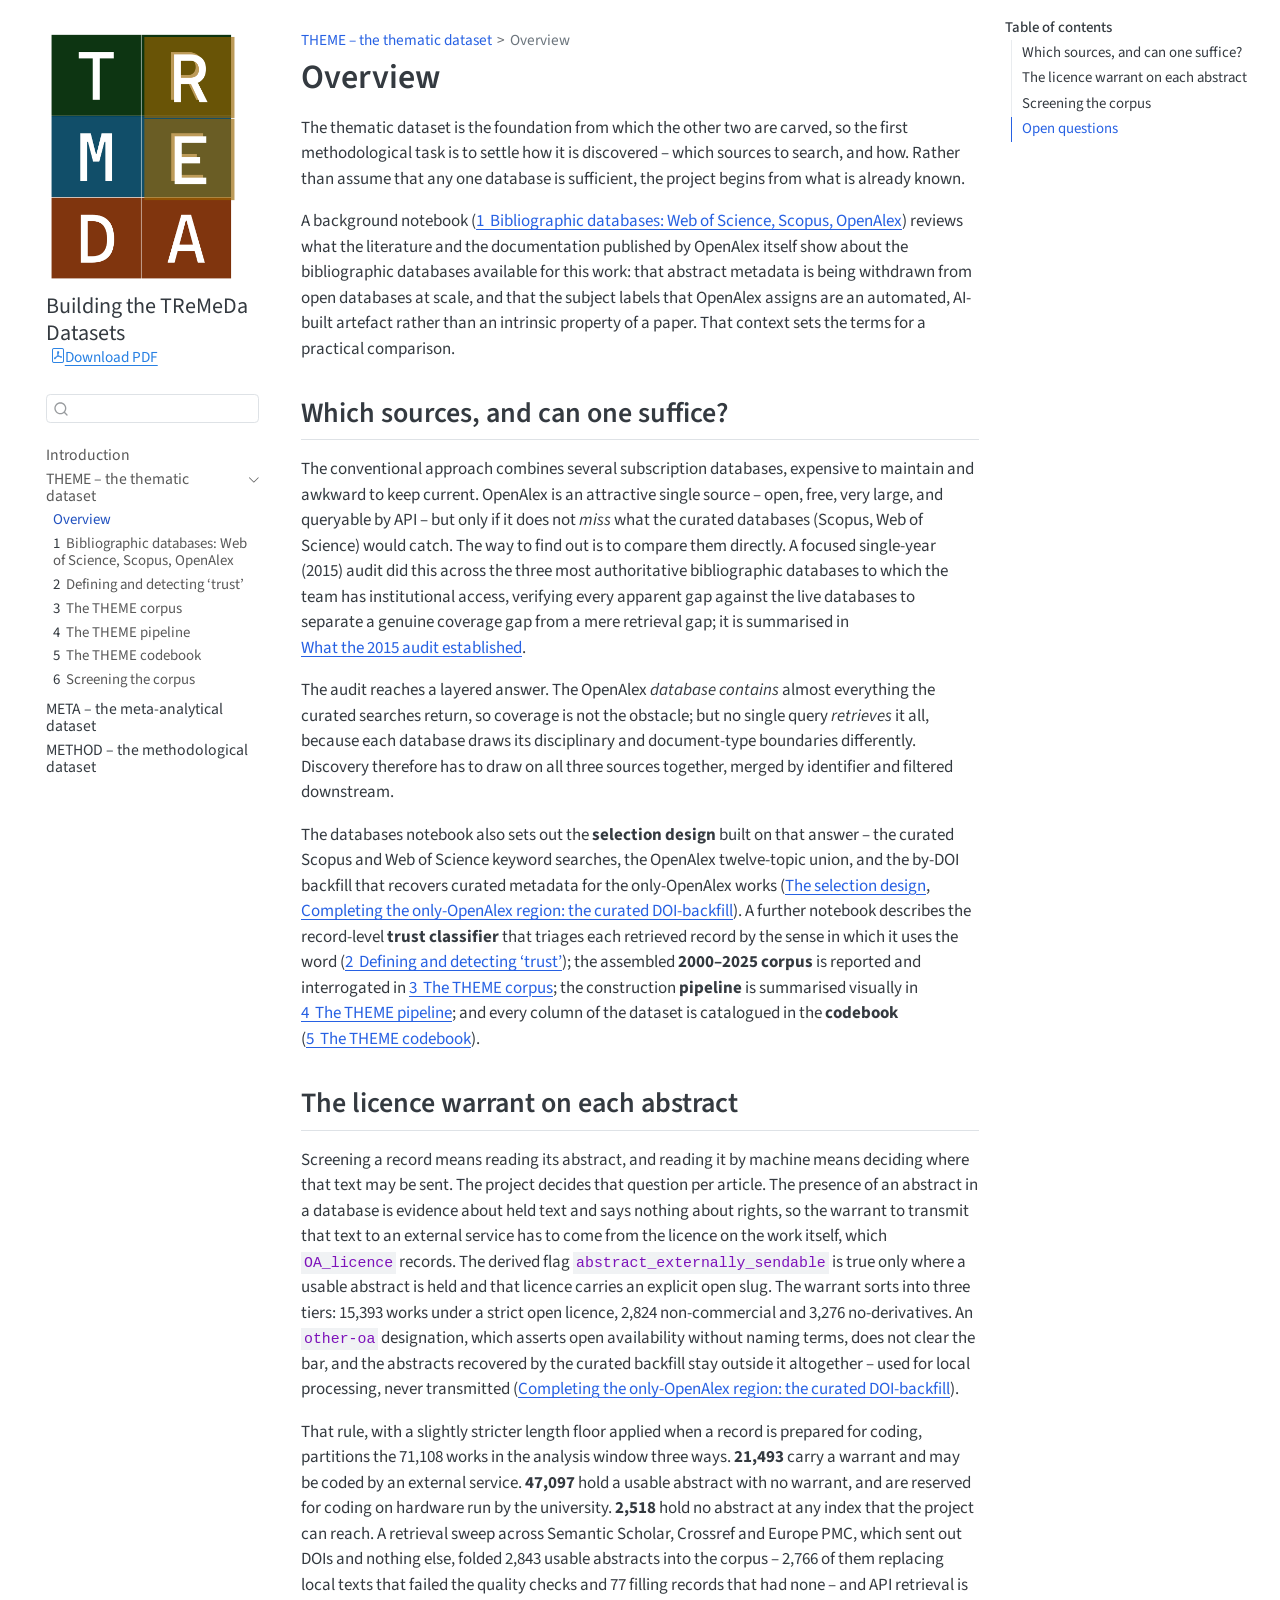
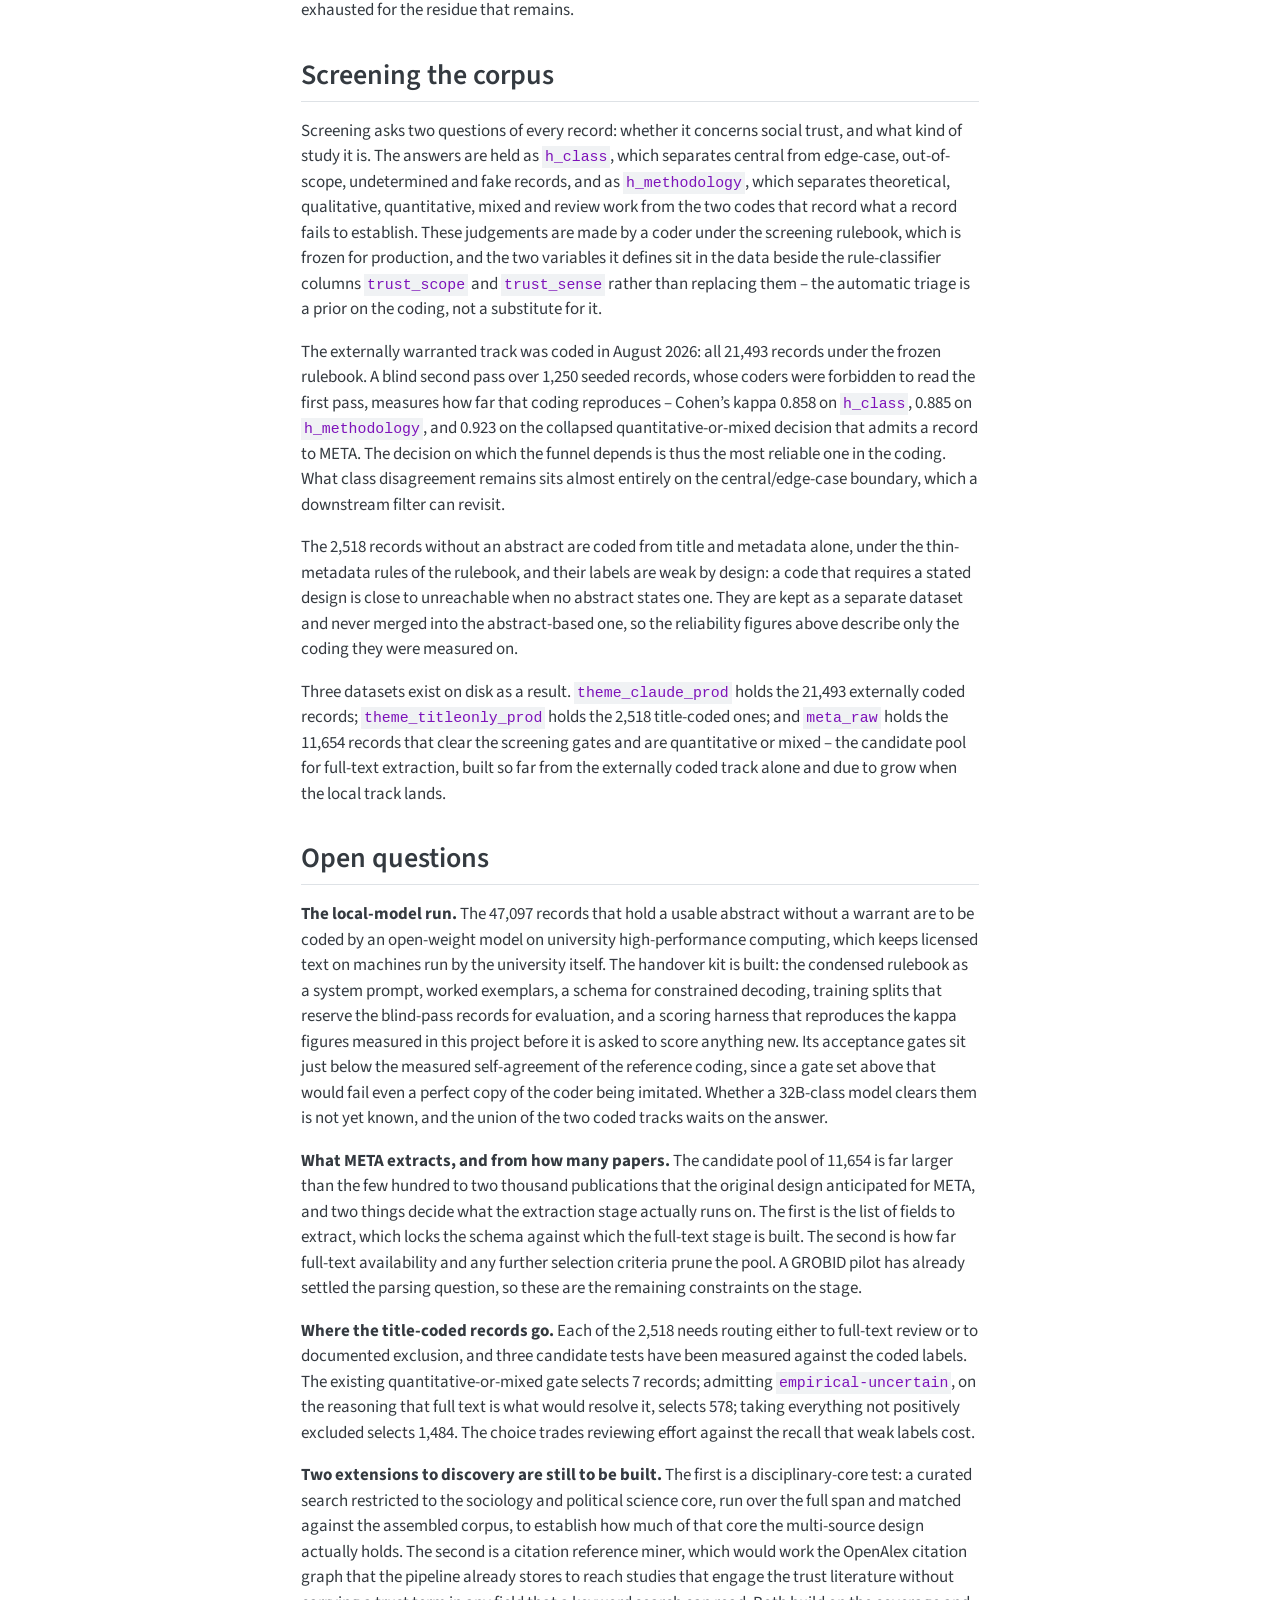
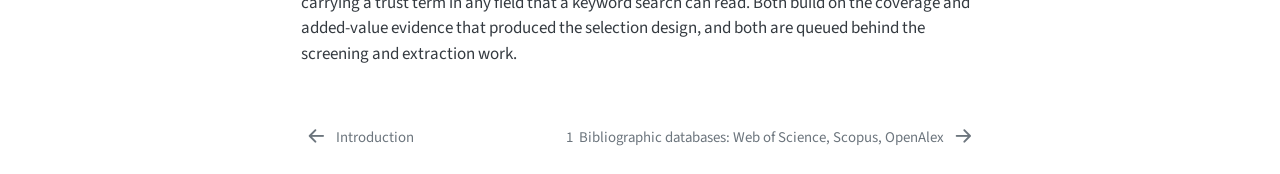
<file: theme/00-overview.html>
<!DOCTYPE html>
<html xmlns="http://www.w3.org/1999/xhtml" lang="en" xml:lang="en"><head>

<meta charset="utf-8">
<meta name="generator" content="quarto-1.9.36">

<meta name="viewport" content="width=device-width, initial-scale=1.0, user-scalable=yes">


<title>Overview – Building the TReMeDa Datasets</title>
<style>
/* Default styles provided by pandoc.
** See https://pandoc.org/MANUAL.html#variables-for-html for config info.
*/
code{white-space: pre-wrap;}
span.smallcaps{font-variant: small-caps;}
div.columns{display: flex; gap: min(4vw, 1.5em);}
div.column{flex: auto; overflow-x: auto;}
div.hanging-indent{margin-left: 1.5em; text-indent: -1.5em;}
ul.task-list{list-style: none;}
ul.task-list li input[type="checkbox"] {
  width: 0.8em;
  margin: 0 0.8em 0.2em -1em; /* quarto-specific, see https://github.com/quarto-dev/quarto-cli/issues/4556 */ 
  vertical-align: middle;
}
</style>


<script src="../site_libs/quarto-nav/quarto-nav.js"></script>
<script src="../site_libs/quarto-nav/headroom.min.js"></script>
<script src="../site_libs/clipboard/clipboard.min.js"></script>
<script src="../site_libs/quarto-search/autocomplete.umd.js"></script>
<script src="../site_libs/quarto-search/fuse.min.js"></script>
<script src="../site_libs/quarto-search/quarto-search.js"></script>
<meta name="quarto:offset" content="../">
<link href="../theme/01-databases.html" rel="next">
<link href="../index.html" rel="prev">
<script src="../site_libs/quarto-html/quarto.js" type="module"></script>
<script src="../site_libs/quarto-html/tabsets/tabsets.js" type="module"></script>
<script src="../site_libs/quarto-html/popper.min.js"></script>
<script src="../site_libs/quarto-html/tippy.umd.min.js"></script>
<script src="../site_libs/quarto-html/anchor.min.js"></script>
<link href="../site_libs/quarto-html/tippy.css" rel="stylesheet">
<link href="../site_libs/quarto-html/quarto-syntax-highlighting-845c23b38eaddc0f92fda52bfe77a8c8.css" rel="stylesheet" class="quarto-color-scheme" id="quarto-text-highlighting-styles">
<link href="../site_libs/quarto-html/quarto-syntax-highlighting-dark-f418161beb48e0141c760e455f12af2c.css" rel="stylesheet" class="quarto-color-scheme quarto-color-alternate" id="quarto-text-highlighting-styles">
<link href="../site_libs/quarto-html/quarto-syntax-highlighting-845c23b38eaddc0f92fda52bfe77a8c8.css" rel="stylesheet" class="quarto-color-scheme-extra" id="quarto-text-highlighting-styles">
<script src="../site_libs/bootstrap/bootstrap.min.js"></script>
<link href="../site_libs/bootstrap/bootstrap-icons.css" rel="stylesheet">
<link href="../site_libs/bootstrap/bootstrap-9e3e5b9121e68b3f077afb32f2c64d95.min.css" rel="stylesheet" append-hash="true" class="quarto-color-scheme" id="quarto-bootstrap" data-mode="light">
<link href="../site_libs/bootstrap/bootstrap-dark-9e3e5b9121e68b3f077afb32f2c64d95.min.css" rel="stylesheet" append-hash="true" class="quarto-color-scheme quarto-color-alternate" id="quarto-bootstrap" data-mode="light">
<link href="../site_libs/bootstrap/bootstrap-9e3e5b9121e68b3f077afb32f2c64d95.min.css" rel="stylesheet" append-hash="true" class="quarto-color-scheme-extra" id="quarto-bootstrap" data-mode="light">
<script id="quarto-search-options" type="application/json">{
  "location": "sidebar",
  "copy-button": false,
  "collapse-after": 3,
  "panel-placement": "start",
  "type": "textbox",
  "limit": 50,
  "keyboard-shortcut": [
    "f",
    "/",
    "s"
  ],
  "show-item-context": false,
  "language": {
    "search-no-results-text": "No results",
    "search-matching-documents-text": "matching documents",
    "search-copy-link-title": "Copy link to search",
    "search-hide-matches-text": "Hide additional matches",
    "search-more-match-text": "more match in this document",
    "search-more-matches-text": "more matches in this document",
    "search-clear-button-title": "Clear",
    "search-text-placeholder": "",
    "search-detached-cancel-button-title": "Cancel",
    "search-submit-button-title": "Submit",
    "search-label": "Search"
  }
}</script>


<link rel="stylesheet" href="../tremeda.css">
</head>

<body class="nav-sidebar floating quarto-light">

<div id="quarto-search-results"></div>
  <header id="quarto-header" class="headroom fixed-top">
  <nav class="quarto-secondary-nav">
    <div class="container-fluid d-flex">
      <button type="button" class="quarto-btn-toggle btn" data-bs-toggle="collapse" role="button" data-bs-target=".quarto-sidebar-collapse-item" aria-controls="quarto-sidebar" aria-expanded="false" aria-label="Toggle sidebar navigation" onclick="if (window.quartoToggleHeadroom) { window.quartoToggleHeadroom(); }">
        <i class="bi bi-layout-text-sidebar-reverse"></i>
      </button>
        <nav class="quarto-page-breadcrumbs" aria-label="breadcrumb"><ol class="breadcrumb"><li class="breadcrumb-item"><a href="../theme/00-overview.html">THEME – the thematic dataset</a></li><li class="breadcrumb-item"><a href="../theme/00-overview.html">Overview</a></li></ol></nav>
        <a class="flex-grow-1" role="navigation" data-bs-toggle="collapse" data-bs-target=".quarto-sidebar-collapse-item" aria-controls="quarto-sidebar" aria-expanded="false" aria-label="Toggle sidebar navigation" onclick="if (window.quartoToggleHeadroom) { window.quartoToggleHeadroom(); }">      
        </a>
      <button type="button" class="btn quarto-search-button" aria-label="Search" onclick="window.quartoOpenSearch();">
        <i class="bi bi-search"></i>
      </button>
    </div>
  </nav>
</header>
<!-- content -->
<div id="quarto-content" class="quarto-container page-columns page-rows-contents page-layout-article">
<!-- sidebar -->
  <nav id="quarto-sidebar" class="sidebar collapse collapse-horizontal quarto-sidebar-collapse-item sidebar-navigation floating overflow-auto">
    <div class="pt-lg-2 mt-2 text-left sidebar-header sidebar-header-stacked">
      <a href="../index.html" class="sidebar-logo-link">
      <img src="../logo.png" alt="" class="sidebar-logo light-content py-0 d-lg-inline d-none">
      <img src="../logo.png" alt="" class="sidebar-logo dark-content py-0 d-lg-inline d-none">
      </a>
    <div class="sidebar-title mb-0 py-0">
      <a href="../">Building the TReMeDa Datasets</a> 
        <div class="sidebar-tools-main">
    <a href="../Building-the-TReMeDa-Datasets.pdf" title="Download PDF" class="quarto-navigation-tool px-1" aria-label="Download PDF"><i class="bi bi-file-pdf"></i></a>
</div>
    </div>
      </div>
        <div class="mt-2 flex-shrink-0 align-items-center">
        <div class="sidebar-search">
        <div id="quarto-search" class="" title="Search"></div>
        </div>
        </div>
    <div class="sidebar-menu-container"> 
    <ul class="list-unstyled mt-1">
        <li class="sidebar-item">
  <div class="sidebar-item-container"> 
  <a href="../index.html" class="sidebar-item-text sidebar-link">
 <span class="menu-text">Introduction</span></a>
  </div>
</li>
        <li class="sidebar-item sidebar-item-section">
      <div class="sidebar-item-container"> 
            <a class="sidebar-item-text sidebar-link text-start" data-bs-toggle="collapse" data-bs-target="#quarto-sidebar-section-1" role="navigation" aria-expanded="true">
 <span class="menu-text">THEME – the thematic dataset</span></a>
          <a class="sidebar-item-toggle text-start" data-bs-toggle="collapse" data-bs-target="#quarto-sidebar-section-1" role="navigation" aria-expanded="true" aria-label="Toggle section">
            <i class="bi bi-chevron-right ms-2"></i>
          </a> 
      </div>
      <ul id="quarto-sidebar-section-1" class="collapse list-unstyled sidebar-section depth1 show">  
          <li class="sidebar-item">
  <div class="sidebar-item-container"> 
  <a href="../theme/00-overview.html" class="sidebar-item-text sidebar-link active">
 <span class="menu-text">Overview</span></a>
  </div>
</li>
          <li class="sidebar-item">
  <div class="sidebar-item-container"> 
  <a href="../theme/01-databases.html" class="sidebar-item-text sidebar-link">
 <span class="menu-text"><span class="chapter-number">1</span>&nbsp; <span class="chapter-title">Bibliographic databases: Web of Science, Scopus, OpenAlex</span></span></a>
  </div>
</li>
          <li class="sidebar-item">
  <div class="sidebar-item-container"> 
  <a href="../theme/02-classifier.html" class="sidebar-item-text sidebar-link">
 <span class="menu-text"><span class="chapter-number">2</span>&nbsp; <span class="chapter-title">Defining and detecting ‘trust’</span></span></a>
  </div>
</li>
          <li class="sidebar-item">
  <div class="sidebar-item-container"> 
  <a href="../theme/03-corpus.html" class="sidebar-item-text sidebar-link">
 <span class="menu-text"><span class="chapter-number">3</span>&nbsp; <span class="chapter-title">The THEME corpus</span></span></a>
  </div>
</li>
          <li class="sidebar-item">
  <div class="sidebar-item-container"> 
  <a href="../theme/04-pipeline.html" class="sidebar-item-text sidebar-link">
 <span class="menu-text"><span class="chapter-number">4</span>&nbsp; <span class="chapter-title">The THEME pipeline</span></span></a>
  </div>
</li>
          <li class="sidebar-item">
  <div class="sidebar-item-container"> 
  <a href="../theme/05-codebook.html" class="sidebar-item-text sidebar-link">
 <span class="menu-text"><span class="chapter-number">5</span>&nbsp; <span class="chapter-title">The THEME codebook</span></span></a>
  </div>
</li>
          <li class="sidebar-item">
  <div class="sidebar-item-container"> 
  <a href="../theme/06-screening.html" class="sidebar-item-text sidebar-link">
 <span class="menu-text"><span class="chapter-number">6</span>&nbsp; <span class="chapter-title">Screening the corpus</span></span></a>
  </div>
</li>
      </ul>
  </li>
        <li class="sidebar-item sidebar-item-section">
      <span class="sidebar-item-text sidebar-link text-start">
 <span class="menu-text">META – the meta-analytical dataset</span></span>
  </li>
        <li class="sidebar-item sidebar-item-section">
      <span class="sidebar-item-text sidebar-link text-start">
 <span class="menu-text">METHOD – the methodological dataset</span></span>
  </li>
    </ul>
    </div>
</nav>
<div id="quarto-sidebar-glass" class="quarto-sidebar-collapse-item" data-bs-toggle="collapse" data-bs-target=".quarto-sidebar-collapse-item"></div>
<!-- margin-sidebar -->
    <div id="quarto-margin-sidebar" class="sidebar margin-sidebar">
        <nav id="TOC" role="doc-toc" class="toc-active">
    <h2 id="toc-title">Table of contents</h2>
   
  <ul>
  <li><a href="#which-sources-and-can-one-suffice" id="toc-which-sources-and-can-one-suffice" class="nav-link active" data-scroll-target="#which-sources-and-can-one-suffice">Which sources, and can one suffice?</a></li>
  <li><a href="#the-licence-warrant-on-each-abstract" id="toc-the-licence-warrant-on-each-abstract" class="nav-link" data-scroll-target="#the-licence-warrant-on-each-abstract">The licence warrant on each abstract</a></li>
  <li><a href="#screening-the-corpus" id="toc-screening-the-corpus" class="nav-link" data-scroll-target="#screening-the-corpus">Screening the corpus</a></li>
  <li><a href="#open-questions" id="toc-open-questions" class="nav-link" data-scroll-target="#open-questions">Open questions</a></li>
  </ul>
</nav>
    </div>
<!-- main -->
<main class="content" id="quarto-document-content">

<header id="title-block-header" class="quarto-title-block default"><nav class="quarto-page-breadcrumbs quarto-title-breadcrumbs d-none d-lg-block" aria-label="breadcrumb"><ol class="breadcrumb"><li class="breadcrumb-item"><a href="../theme/00-overview.html">THEME – the thematic dataset</a></li><li class="breadcrumb-item"><a href="../theme/00-overview.html">Overview</a></li></ol></nav>
<div class="quarto-title">
<h1 class="title"><span id="sec-theme-overview" class="quarto-section-identifier">Overview</span></h1>
</div>



<div class="quarto-title-meta">

    
  
    
  </div>
  


</header>


<p>The thematic dataset is the foundation from which the other two are carved, so the first methodological task is to settle how it is discovered – which sources to search, and how. Rather than assume that any one database is sufficient, the project begins from what is already known.</p>
<p>A background notebook (<a href="01-databases.html" class="quarto-xref"><span>1&nbsp; Bibliographic databases: Web of Science, Scopus, OpenAlex</span></a>) reviews what the literature and the documentation published by OpenAlex itself show about the bibliographic databases available for this work: that abstract metadata is being withdrawn from open databases at scale, and that the subject labels that OpenAlex assigns are an automated, AI-built artefact rather than an intrinsic property of a paper. That context sets the terms for a practical comparison.</p>
<section id="which-sources-and-can-one-suffice" class="level2">
<h2 class="anchored" data-anchor-id="which-sources-and-can-one-suffice">Which sources, and can one suffice?</h2>
<p>The conventional approach combines several subscription databases, expensive to maintain and awkward to keep current. OpenAlex is an attractive single source – open, free, very large, and queryable by API – but only if it does not <em>miss</em> what the curated databases (Scopus, Web of Science) would catch. The way to find out is to compare them directly. A focused single-year (2015) audit did this across the three most authoritative bibliographic databases to which the team has institutional access, verifying every apparent gap against the live databases to separate a genuine coverage gap from a mere retrieval gap; it is summarised in <a href="03-corpus.html#sec-corpus-audit" class="quarto-xref"><span>What the 2015 audit established</span></a>.</p>
<p>The audit reaches a layered answer. The OpenAlex <em>database contains</em> almost everything the curated searches return, so coverage is not the obstacle; but no single query <em>retrieves</em> it all, because each database draws its disciplinary and document-type boundaries differently. Discovery therefore has to draw on all three sources together, merged by identifier and filtered downstream.</p>
<p>The databases notebook also sets out the <strong>selection design</strong> built on that answer – the curated Scopus and Web of Science keyword searches, the OpenAlex twelve-topic union, and the by-DOI backfill that recovers curated metadata for the only-OpenAlex works (<a href="01-databases.html#sec-databases-selection" class="quarto-xref"><span>The selection design</span></a>, <a href="01-databases.html#sec-databases-backfill" class="quarto-xref"><span>Completing the only-OpenAlex region: the curated DOI-backfill</span></a>). A further notebook describes the record-level <strong>trust classifier</strong> that triages each retrieved record by the sense in which it uses the word (<a href="02-classifier.html" class="quarto-xref"><span>2&nbsp; Defining and detecting ‘trust’</span></a>); the assembled <strong>2000–2025 corpus</strong> is reported and interrogated in <a href="03-corpus.html" class="quarto-xref"><span>3&nbsp; The THEME corpus</span></a>; the construction <strong>pipeline</strong> is summarised visually in <a href="04-pipeline.html" class="quarto-xref"><span>4&nbsp; The THEME pipeline</span></a>; and every column of the dataset is catalogued in the <strong>codebook</strong> (<a href="05-codebook.html" class="quarto-xref"><span>5&nbsp; The THEME codebook</span></a>).</p>
</section>
<section id="the-licence-warrant-on-each-abstract" class="level2">
<h2 class="anchored" data-anchor-id="the-licence-warrant-on-each-abstract">The licence warrant on each abstract</h2>
<p>Screening a record means reading its abstract, and reading it by machine means deciding where that text may be sent. The project decides that question per article. The presence of an abstract in a database is evidence about held text and says nothing about rights, so the warrant to transmit that text to an external service has to come from the licence on the work itself, which <code>OA_licence</code> records. The derived flag <code>abstract_externally_sendable</code> is true only where a usable abstract is held and that licence carries an explicit open slug. The warrant sorts into three tiers: 15,393 works under a strict open licence, 2,824 non-commercial and 3,276 no-derivatives. An <code>other-oa</code> designation, which asserts open availability without naming terms, does not clear the bar, and the abstracts recovered by the curated backfill stay outside it altogether – used for local processing, never transmitted (<a href="01-databases.html#sec-databases-backfill" class="quarto-xref"><span>Completing the only-OpenAlex region: the curated DOI-backfill</span></a>).</p>
<p>That rule, with a slightly stricter length floor applied when a record is prepared for coding, partitions the 71,108 works in the analysis window three ways. <strong>21,493</strong> carry a warrant and may be coded by an external service. <strong>47,097</strong> hold a usable abstract with no warrant, and are reserved for coding on hardware run by the university. <strong>2,518</strong> hold no abstract at any index that the project can reach. A retrieval sweep across Semantic Scholar, Crossref and Europe PMC, which sent out DOIs and nothing else, folded 2,843 usable abstracts into the corpus – 2,766 of them replacing local texts that failed the quality checks and 77 filling records that had none – and API retrieval is exhausted for the residue that remains.</p>
</section>
<section id="screening-the-corpus" class="level2">
<h2 class="anchored" data-anchor-id="screening-the-corpus">Screening the corpus</h2>
<p>Screening asks two questions of every record: whether it concerns social trust, and what kind of study it is. The answers are held as <code>h_class</code>, which separates central from edge-case, out-of-scope, undetermined and fake records, and as <code>h_methodology</code>, which separates theoretical, qualitative, quantitative, mixed and review work from the two codes that record what a record fails to establish. These judgements are made by a coder under the screening rulebook, which is frozen for production, and the two variables it defines sit in the data beside the rule-classifier columns <code>trust_scope</code> and <code>trust_sense</code> rather than replacing them – the automatic triage is a prior on the coding, not a substitute for it.</p>
<p>The externally warranted track was coded in August 2026: all 21,493 records under the frozen rulebook. A blind second pass over 1,250 seeded records, whose coders were forbidden to read the first pass, measures how far that coding reproduces – Cohen’s kappa 0.858 on <code>h_class</code>, 0.885 on <code>h_methodology</code>, and 0.923 on the collapsed quantitative-or-mixed decision that admits a record to META. The decision on which the funnel depends is thus the most reliable one in the coding. What class disagreement remains sits almost entirely on the central/edge-case boundary, which a downstream filter can revisit.</p>
<p>The 2,518 records without an abstract are coded from title and metadata alone, under the thin-metadata rules of the rulebook, and their labels are weak by design: a code that requires a stated design is close to unreachable when no abstract states one. They are kept as a separate dataset and never merged into the abstract-based one, so the reliability figures above describe only the coding they were measured on.</p>
<p>Three datasets exist on disk as a result. <code>theme_claude_prod</code> holds the 21,493 externally coded records; <code>theme_titleonly_prod</code> holds the 2,518 title-coded ones; and <code>meta_raw</code> holds the 11,654 records that clear the screening gates and are quantitative or mixed – the candidate pool for full-text extraction, built so far from the externally coded track alone and due to grow when the local track lands.</p>
</section>
<section id="open-questions" class="level2">
<h2 class="anchored" data-anchor-id="open-questions">Open questions</h2>
<p><strong>The local-model run.</strong> The 47,097 records that hold a usable abstract without a warrant are to be coded by an open-weight model on university high-performance computing, which keeps licensed text on machines run by the university itself. The handover kit is built: the condensed rulebook as a system prompt, worked exemplars, a schema for constrained decoding, training splits that reserve the blind-pass records for evaluation, and a scoring harness that reproduces the kappa figures measured in this project before it is asked to score anything new. Its acceptance gates sit just below the measured self-agreement of the reference coding, since a gate set above that would fail even a perfect copy of the coder being imitated. Whether a 32B-class model clears them is not yet known, and the union of the two coded tracks waits on the answer.</p>
<p><strong>What META extracts, and from how many papers.</strong> The candidate pool of 11,654 is far larger than the few hundred to two thousand publications that the original design anticipated for META, and two things decide what the extraction stage actually runs on. The first is the list of fields to extract, which locks the schema against which the full-text stage is built. The second is how far full-text availability and any further selection criteria prune the pool. A GROBID pilot has already settled the parsing question, so these are the remaining constraints on the stage.</p>
<p><strong>Where the title-coded records go.</strong> Each of the 2,518 needs routing either to full-text review or to documented exclusion, and three candidate tests have been measured against the coded labels. The existing quantitative-or-mixed gate selects 7 records; admitting <code>empirical-uncertain</code>, on the reasoning that full text is what would resolve it, selects 578; taking everything not positively excluded selects 1,484. The choice trades reviewing effort against the recall that weak labels cost.</p>
<p><strong>Two extensions to discovery are still to be built.</strong> The first is a disciplinary-core test: a curated search restricted to the sociology and political science core, run over the full span and matched against the assembled corpus, to establish how much of that core the multi-source design actually holds. The second is a citation reference miner, which would work the OpenAlex citation graph that the pipeline already stores to reach studies that engage the trust literature without carrying a trust term in any field that a keyword search can read. Both build on the coverage and added-value evidence that produced the selection design, and both are queued behind the screening and extraction work.</p>


</section>

</main> <!-- /main -->
<script id="quarto-html-after-body" type="application/javascript">
  window.document.addEventListener("DOMContentLoaded", function (event) {
    const icon = "";
    const anchorJS = new window.AnchorJS();
    anchorJS.options = {
      placement: 'right',
      icon: icon
    };
    anchorJS.add('.anchored');
    const isCodeAnnotation = (el) => {
      for (const clz of el.classList) {
        if (clz.startsWith('code-annotation-')) {                     
          return true;
        }
      }
      return false;
    }
    const onCopySuccess = function(e) {
      // button target
      const button = e.trigger;
      // don't keep focus
      button.blur();
      // flash "checked"
      button.classList.add('code-copy-button-checked');
      var currentTitle = button.getAttribute("title");
      button.setAttribute("title", "Copied!");
      let tooltip;
      if (window.bootstrap) {
        button.setAttribute("data-bs-toggle", "tooltip");
        button.setAttribute("data-bs-placement", "left");
        button.setAttribute("data-bs-title", "Copied!");
        tooltip = new bootstrap.Tooltip(button, 
          { trigger: "manual", 
            customClass: "code-copy-button-tooltip",
            offset: [0, -8]});
        tooltip.show();    
      }
      setTimeout(function() {
        if (tooltip) {
          tooltip.hide();
          button.removeAttribute("data-bs-title");
          button.removeAttribute("data-bs-toggle");
          button.removeAttribute("data-bs-placement");
        }
        button.setAttribute("title", currentTitle);
        button.classList.remove('code-copy-button-checked');
      }, 1000);
      // clear code selection
      e.clearSelection();
    }
    const getTextToCopy = function(trigger) {
      const outerScaffold = trigger.parentElement.cloneNode(true);
      const codeEl = outerScaffold.querySelector('code');
      for (const childEl of codeEl.children) {
        if (isCodeAnnotation(childEl)) {
          childEl.remove();
        }
      }
      return codeEl.innerText;
    }
    const clipboard = new window.ClipboardJS('.code-copy-button:not([data-in-quarto-modal])', {
      text: getTextToCopy
    });
    clipboard.on('success', onCopySuccess);
    if (window.document.getElementById('quarto-embedded-source-code-modal')) {
      const clipboardModal = new window.ClipboardJS('.code-copy-button[data-in-quarto-modal]', {
        text: getTextToCopy,
        container: window.document.getElementById('quarto-embedded-source-code-modal')
      });
      clipboardModal.on('success', onCopySuccess);
    }
      var localhostRegex = new RegExp(/^(?:http|https):\/\/localhost\:?[0-9]*\//);
      var mailtoRegex = new RegExp(/^mailto:/);
        var filterRegex = new RegExp('/' + window.location.host + '/');
      var isInternal = (href) => {
          return filterRegex.test(href) || localhostRegex.test(href) || mailtoRegex.test(href);
      }
      // Inspect non-navigation links and adorn them if external
     var links = window.document.querySelectorAll('a[href]:not(.nav-link):not(.navbar-brand):not(.toc-action):not(.sidebar-link):not(.sidebar-item-toggle):not(.pagination-link):not(.no-external):not([aria-hidden]):not(.dropdown-item):not(.quarto-navigation-tool):not(.about-link)');
      for (var i=0; i<links.length; i++) {
        const link = links[i];
        if (!isInternal(link.href)) {
          // undo the damage that might have been done by quarto-nav.js in the case of
          // links that we want to consider external
          if (link.dataset.originalHref !== undefined) {
            link.href = link.dataset.originalHref;
          }
        }
      }
    function tippyHover(el, contentFn, onTriggerFn, onUntriggerFn) {
      const config = {
        allowHTML: true,
        maxWidth: 500,
        delay: 100,
        arrow: false,
        appendTo: function(el) {
            return el.parentElement;
        },
        interactive: true,
        interactiveBorder: 10,
        theme: 'quarto',
        placement: 'bottom-start',
      };
      if (contentFn) {
        config.content = contentFn;
      }
      if (onTriggerFn) {
        config.onTrigger = onTriggerFn;
      }
      if (onUntriggerFn) {
        config.onUntrigger = onUntriggerFn;
      }
      window.tippy(el, config); 
    }
    const noterefs = window.document.querySelectorAll('a[role="doc-noteref"]');
    for (var i=0; i<noterefs.length; i++) {
      const ref = noterefs[i];
      tippyHover(ref, function() {
        // use id or data attribute instead here
        let href = ref.getAttribute('data-footnote-href') || ref.getAttribute('href');
        try { href = new URL(href).hash; } catch {}
        const id = href.replace(/^#\/?/, "");
        const note = window.document.getElementById(id);
        if (note) {
          return note.innerHTML;
        } else {
          return "";
        }
      });
    }
    const xrefs = window.document.querySelectorAll('a.quarto-xref');
    const processXRef = (id, note) => {
      // Strip column container classes
      const stripColumnClz = (el) => {
        el.classList.remove("page-full", "page-columns");
        if (el.children) {
          for (const child of el.children) {
            stripColumnClz(child);
          }
        }
      }
      stripColumnClz(note)
      if (id === null || id.startsWith('sec-')) {
        // Special case sections, only their first couple elements
        const container = document.createElement("div");
        if (note.children && note.children.length > 2) {
          container.appendChild(note.children[0].cloneNode(true));
          for (let i = 1; i < note.children.length; i++) {
            const child = note.children[i];
            if (child.tagName === "P" && child.innerText === "") {
              continue;
            } else {
              container.appendChild(child.cloneNode(true));
              break;
            }
          }
          if (window.Quarto?.typesetMath) {
            window.Quarto.typesetMath(container);
          }
          return container.innerHTML
        } else {
          if (window.Quarto?.typesetMath) {
            window.Quarto.typesetMath(note);
          }
          return note.innerHTML;
        }
      } else {
        // Remove any anchor links if they are present
        const anchorLink = note.querySelector('a.anchorjs-link');
        if (anchorLink) {
          anchorLink.remove();
        }
        if (window.Quarto?.typesetMath) {
          window.Quarto.typesetMath(note);
        }
        if (note.classList.contains("callout")) {
          return note.outerHTML;
        } else {
          return note.innerHTML;
        }
      }
    }
    for (var i=0; i<xrefs.length; i++) {
      const xref = xrefs[i];
      tippyHover(xref, undefined, function(instance) {
        instance.disable();
        let url = xref.getAttribute('href');
        let hash = undefined; 
        if (url.startsWith('#')) {
          hash = url;
        } else {
          try { hash = new URL(url).hash; } catch {}
        }
        if (hash) {
          const id = hash.replace(/^#\/?/, "");
          const note = window.document.getElementById(id);
          if (note !== null) {
            try {
              const html = processXRef(id, note.cloneNode(true));
              instance.setContent(html);
            } finally {
              instance.enable();
              instance.show();
            }
          } else {
            // See if we can fetch this
            fetch(url.split('#')[0])
            .then(res => res.text())
            .then(html => {
              const parser = new DOMParser();
              const htmlDoc = parser.parseFromString(html, "text/html");
              const note = htmlDoc.getElementById(id);
              if (note !== null) {
                const html = processXRef(id, note);
                instance.setContent(html);
              } 
            }).finally(() => {
              instance.enable();
              instance.show();
            });
          }
        } else {
          // See if we can fetch a full url (with no hash to target)
          // This is a special case and we should probably do some content thinning / targeting
          fetch(url)
          .then(res => res.text())
          .then(html => {
            const parser = new DOMParser();
            const htmlDoc = parser.parseFromString(html, "text/html");
            const note = htmlDoc.querySelector('main.content');
            if (note !== null) {
              // This should only happen for chapter cross references
              // (since there is no id in the URL)
              // remove the first header
              if (note.children.length > 0 && note.children[0].tagName === "HEADER") {
                note.children[0].remove();
              }
              const html = processXRef(null, note);
              instance.setContent(html);
            } 
          }).finally(() => {
            instance.enable();
            instance.show();
          });
        }
      }, function(instance) {
      });
    }
        let selectedAnnoteEl;
        const selectorForAnnotation = ( cell, annotation) => {
          let cellAttr = 'data-code-cell="' + cell + '"';
          let lineAttr = 'data-code-annotation="' +  annotation + '"';
          const selector = 'span[' + cellAttr + '][' + lineAttr + ']';
          return selector;
        }
        const selectCodeLines = (annoteEl) => {
          const doc = window.document;
          const targetCell = annoteEl.getAttribute("data-target-cell");
          const targetAnnotation = annoteEl.getAttribute("data-target-annotation");
          const annoteSpan = window.document.querySelector(selectorForAnnotation(targetCell, targetAnnotation));
          const lines = annoteSpan.getAttribute("data-code-lines").split(",");
          const lineIds = lines.map((line) => {
            return targetCell + "-" + line;
          })
          let top = null;
          let height = null;
          let parent = null;
          if (lineIds.length > 0) {
              //compute the position of the single el (top and bottom and make a div)
              const el = window.document.getElementById(lineIds[0]);
              top = el.offsetTop;
              height = el.offsetHeight;
              parent = el.parentElement.parentElement;
            if (lineIds.length > 1) {
              const lastEl = window.document.getElementById(lineIds[lineIds.length - 1]);
              const bottom = lastEl.offsetTop + lastEl.offsetHeight;
              height = bottom - top;
            }
            if (top !== null && height !== null && parent !== null) {
              // cook up a div (if necessary) and position it 
              let div = window.document.getElementById("code-annotation-line-highlight");
              if (div === null) {
                div = window.document.createElement("div");
                div.setAttribute("id", "code-annotation-line-highlight");
                div.style.position = 'absolute';
                parent.appendChild(div);
              }
              div.style.top = top - 2 + "px";
              div.style.height = height + 4 + "px";
              div.style.left = 0;
              let gutterDiv = window.document.getElementById("code-annotation-line-highlight-gutter");
              if (gutterDiv === null) {
                gutterDiv = window.document.createElement("div");
                gutterDiv.setAttribute("id", "code-annotation-line-highlight-gutter");
                gutterDiv.style.position = 'absolute';
                const codeCell = window.document.getElementById(targetCell);
                const gutter = codeCell.querySelector('.code-annotation-gutter');
                gutter.appendChild(gutterDiv);
              }
              gutterDiv.style.top = top - 2 + "px";
              gutterDiv.style.height = height + 4 + "px";
            }
            selectedAnnoteEl = annoteEl;
          }
        };
        const unselectCodeLines = () => {
          const elementsIds = ["code-annotation-line-highlight", "code-annotation-line-highlight-gutter"];
          elementsIds.forEach((elId) => {
            const div = window.document.getElementById(elId);
            if (div) {
              div.remove();
            }
          });
          selectedAnnoteEl = undefined;
        };
          // Handle positioning of the toggle
      window.addEventListener(
        "resize",
        throttle(() => {
          elRect = undefined;
          if (selectedAnnoteEl) {
            selectCodeLines(selectedAnnoteEl);
          }
        }, 10)
      );
      function throttle(fn, ms) {
      let throttle = false;
      let timer;
        return (...args) => {
          if(!throttle) { // first call gets through
              fn.apply(this, args);
              throttle = true;
          } else { // all the others get throttled
              if(timer) clearTimeout(timer); // cancel #2
              timer = setTimeout(() => {
                fn.apply(this, args);
                timer = throttle = false;
              }, ms);
          }
        };
      }
        // Attach click handler to the DT
        const annoteDls = window.document.querySelectorAll('dt[data-target-cell]');
        for (const annoteDlNode of annoteDls) {
          annoteDlNode.addEventListener('click', (event) => {
            const clickedEl = event.target;
            if (clickedEl !== selectedAnnoteEl) {
              unselectCodeLines();
              const activeEl = window.document.querySelector('dt[data-target-cell].code-annotation-active');
              if (activeEl) {
                activeEl.classList.remove('code-annotation-active');
              }
              selectCodeLines(clickedEl);
              clickedEl.classList.add('code-annotation-active');
            } else {
              // Unselect the line
              unselectCodeLines();
              clickedEl.classList.remove('code-annotation-active');
            }
          });
        }
    const findCites = (el) => {
      const parentEl = el.parentElement;
      if (parentEl) {
        const cites = parentEl.dataset.cites;
        if (cites) {
          return {
            el,
            cites: cites.split(' ')
          };
        } else {
          return findCites(el.parentElement)
        }
      } else {
        return undefined;
      }
    };
    var bibliorefs = window.document.querySelectorAll('a[role="doc-biblioref"]');
    for (var i=0; i<bibliorefs.length; i++) {
      const ref = bibliorefs[i];
      const citeInfo = findCites(ref);
      if (citeInfo) {
        tippyHover(citeInfo.el, function() {
          var popup = window.document.createElement('div');
          citeInfo.cites.forEach(function(cite) {
            var citeDiv = window.document.createElement('div');
            citeDiv.classList.add('hanging-indent');
            citeDiv.classList.add('csl-entry');
            var biblioDiv = window.document.getElementById('ref-' + cite);
            if (biblioDiv) {
              citeDiv.innerHTML = biblioDiv.innerHTML;
            }
            popup.appendChild(citeDiv);
          });
          return popup.innerHTML;
        });
      }
    }
  });
  </script>
<nav class="page-navigation">
  <div class="nav-page nav-page-previous">
      <a href="../index.html" class="pagination-link" aria-label="Introduction">
        <i class="bi bi-arrow-left-short"></i> <span class="nav-page-text">Introduction</span>
      </a>          
  </div>
  <div class="nav-page nav-page-next">
      <a href="../theme/01-databases.html" class="pagination-link" aria-label="Bibliographic databases: Web of Science, Scopus, OpenAlex">
        <span class="nav-page-text"><span class="chapter-number">1</span>&nbsp; <span class="chapter-title">Bibliographic databases: Web of Science, Scopus, OpenAlex</span></span> <i class="bi bi-arrow-right-short"></i>
      </a>
  </div>
</nav>
</div> <!-- /content -->




</body></html>
</file>
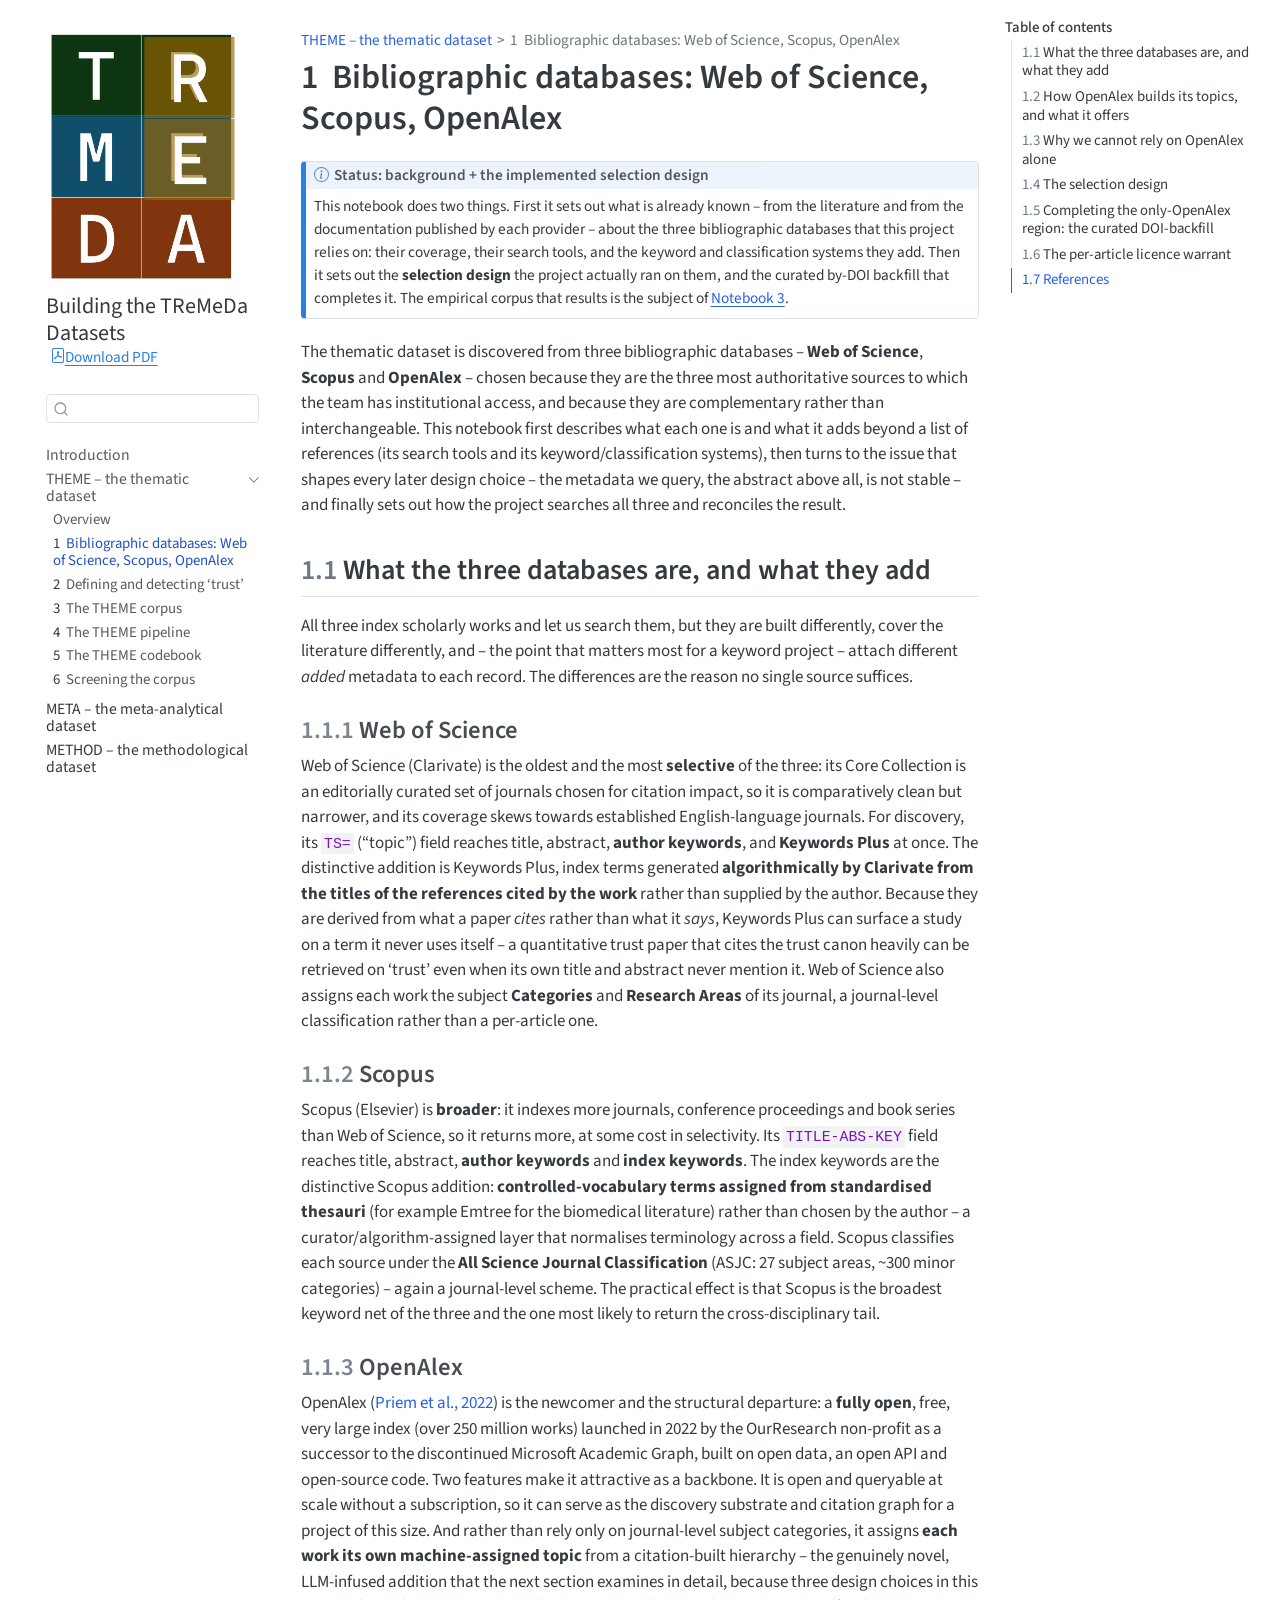
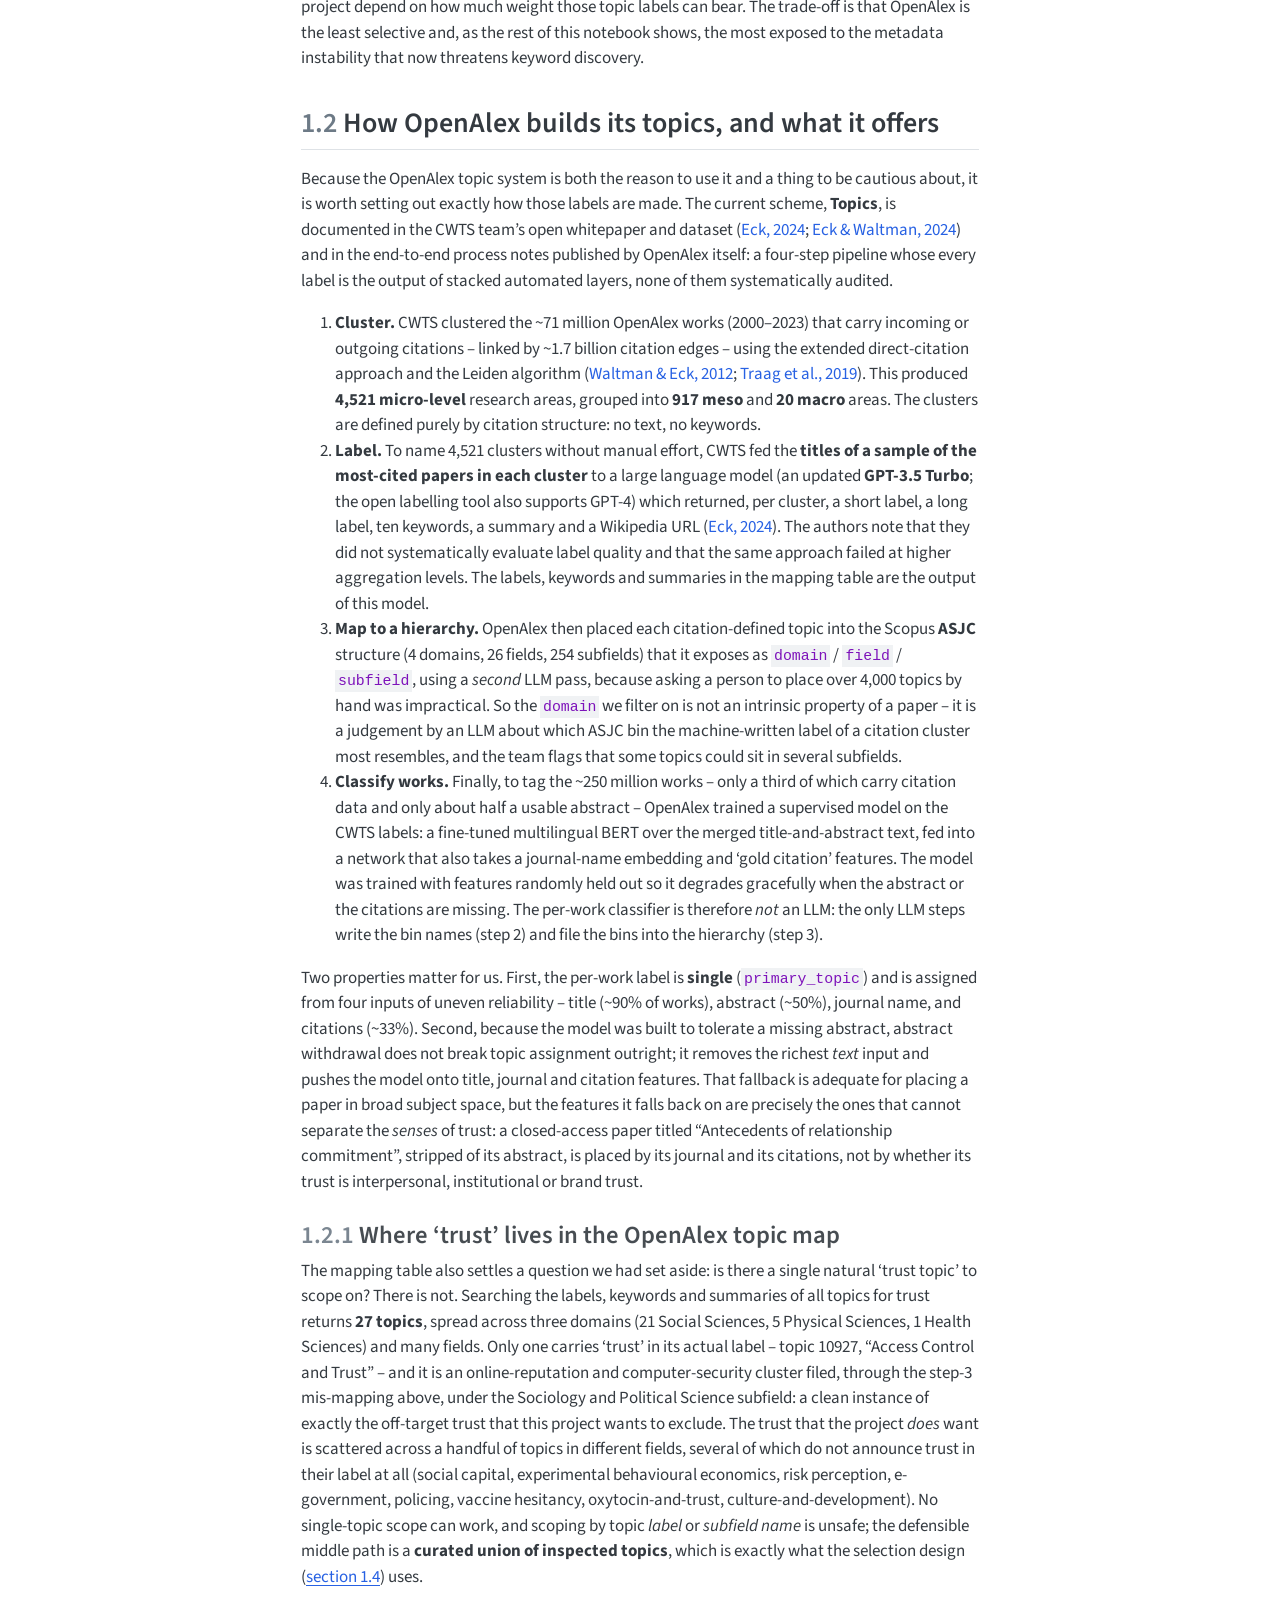
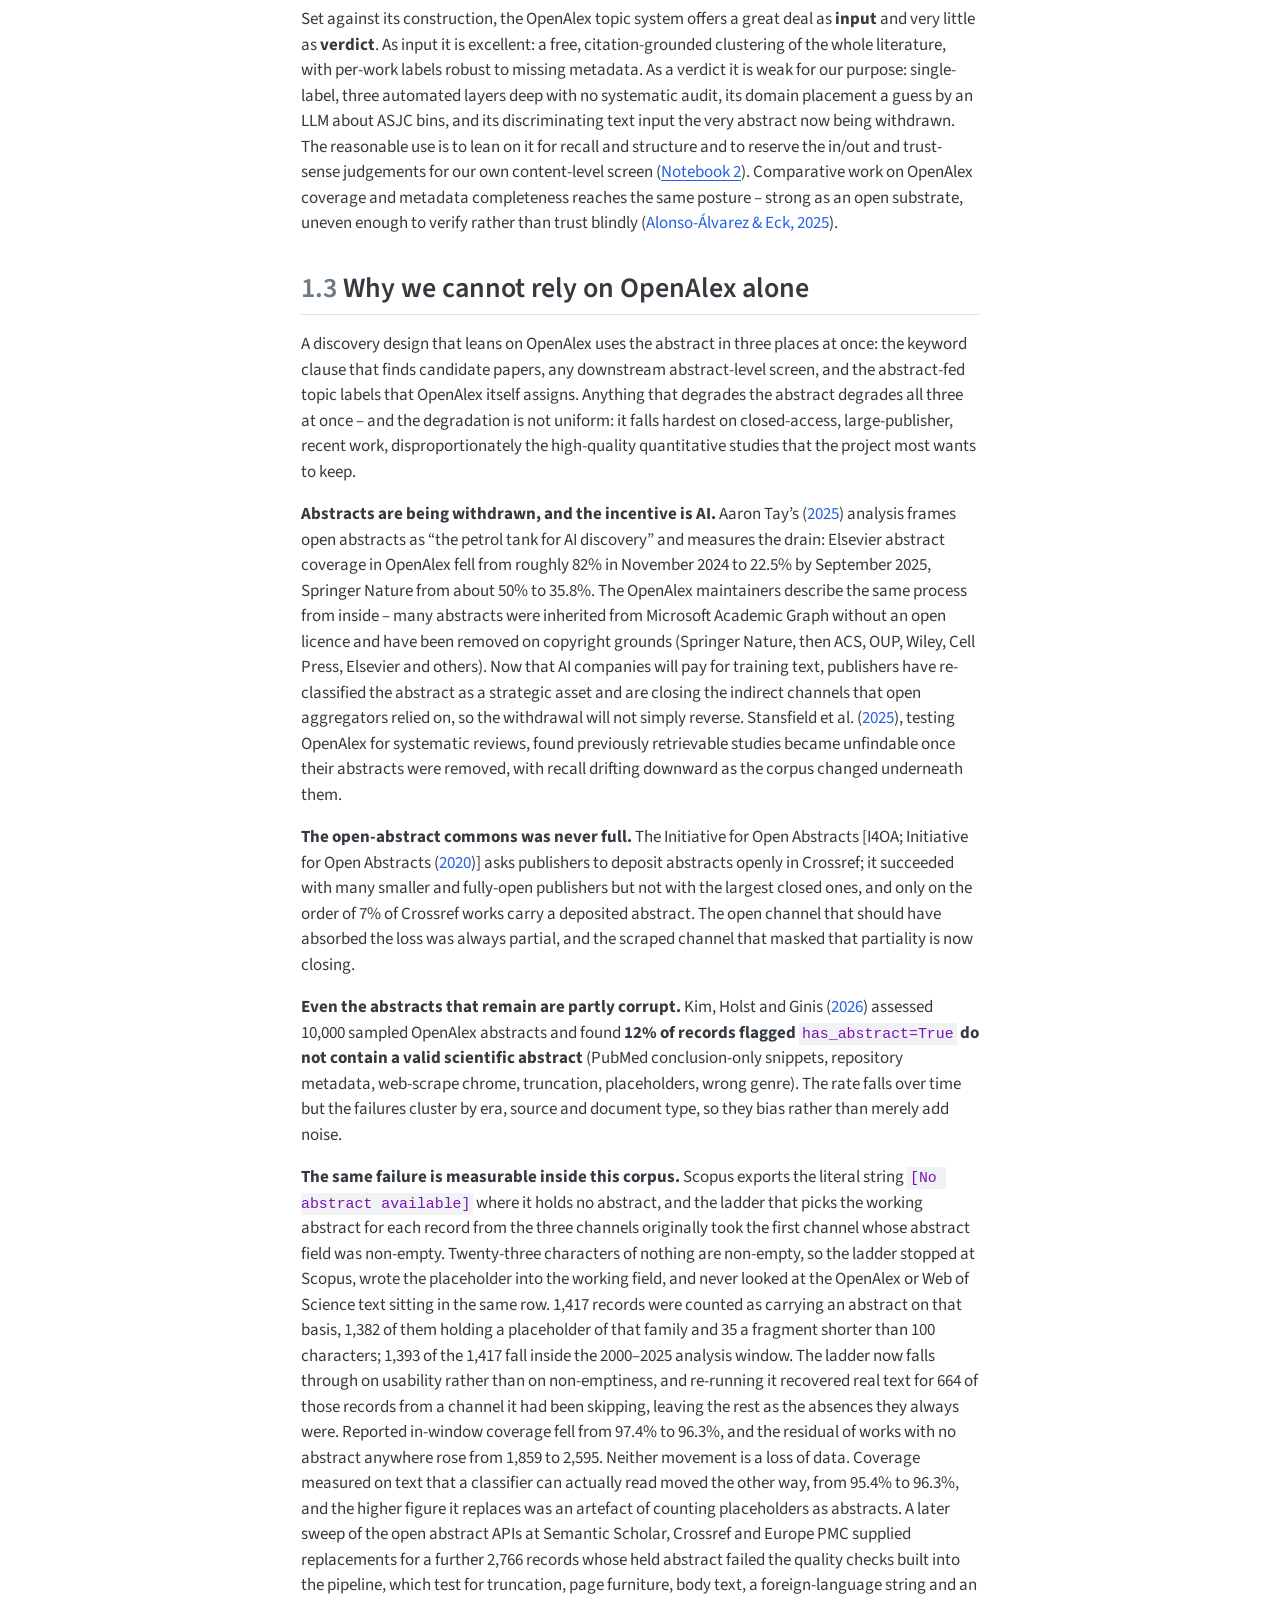
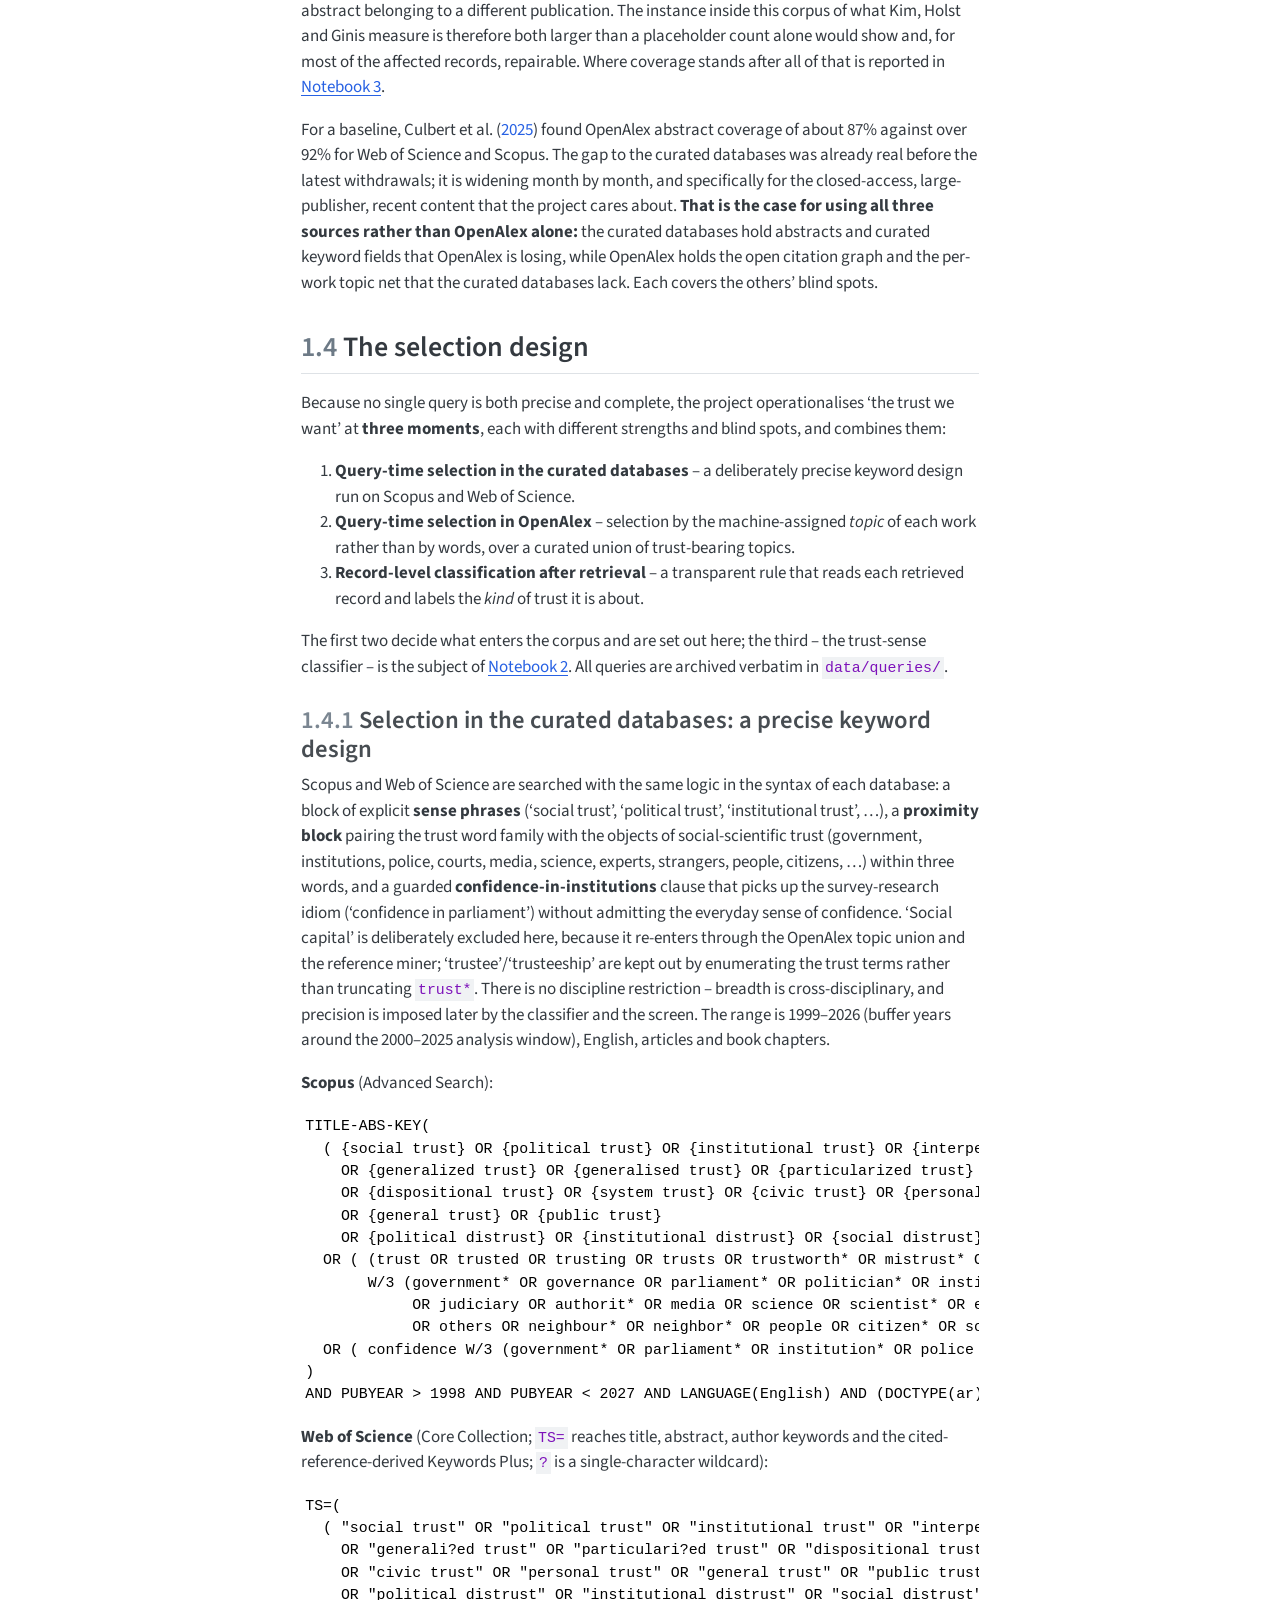
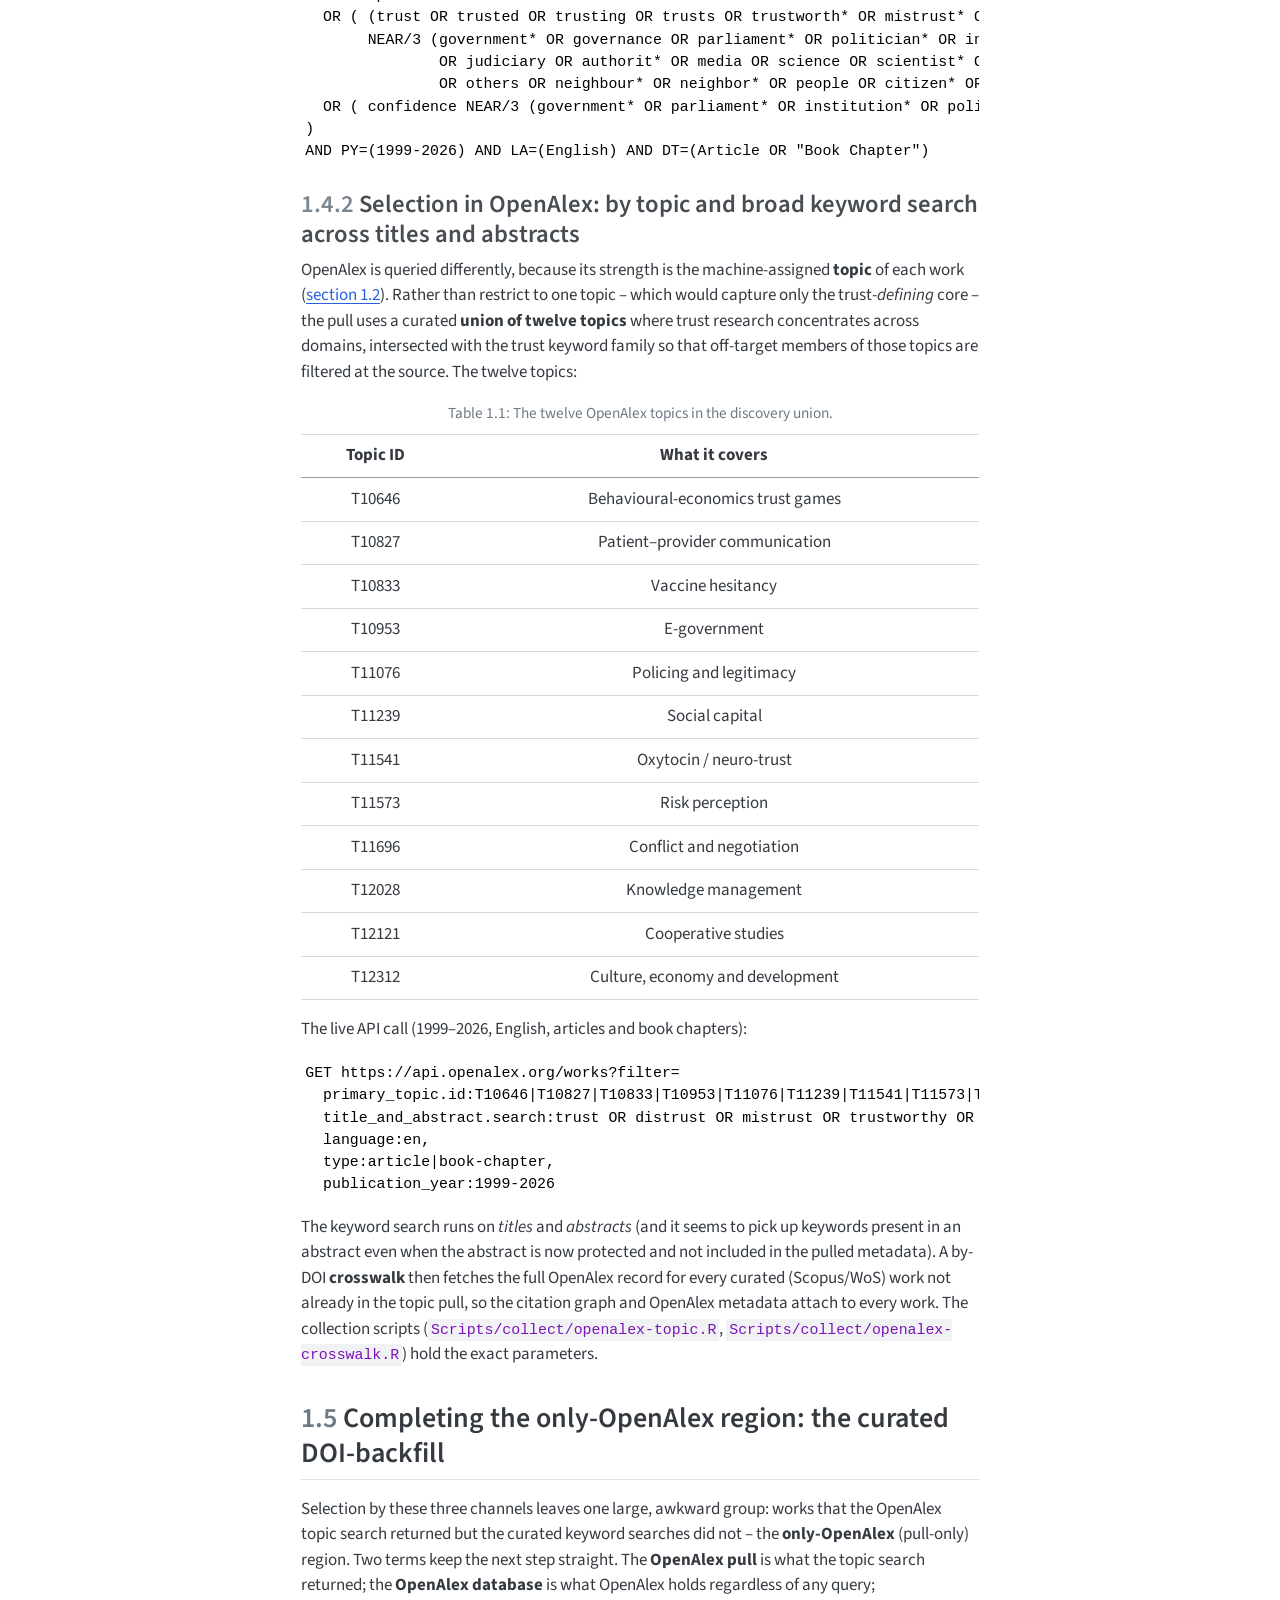
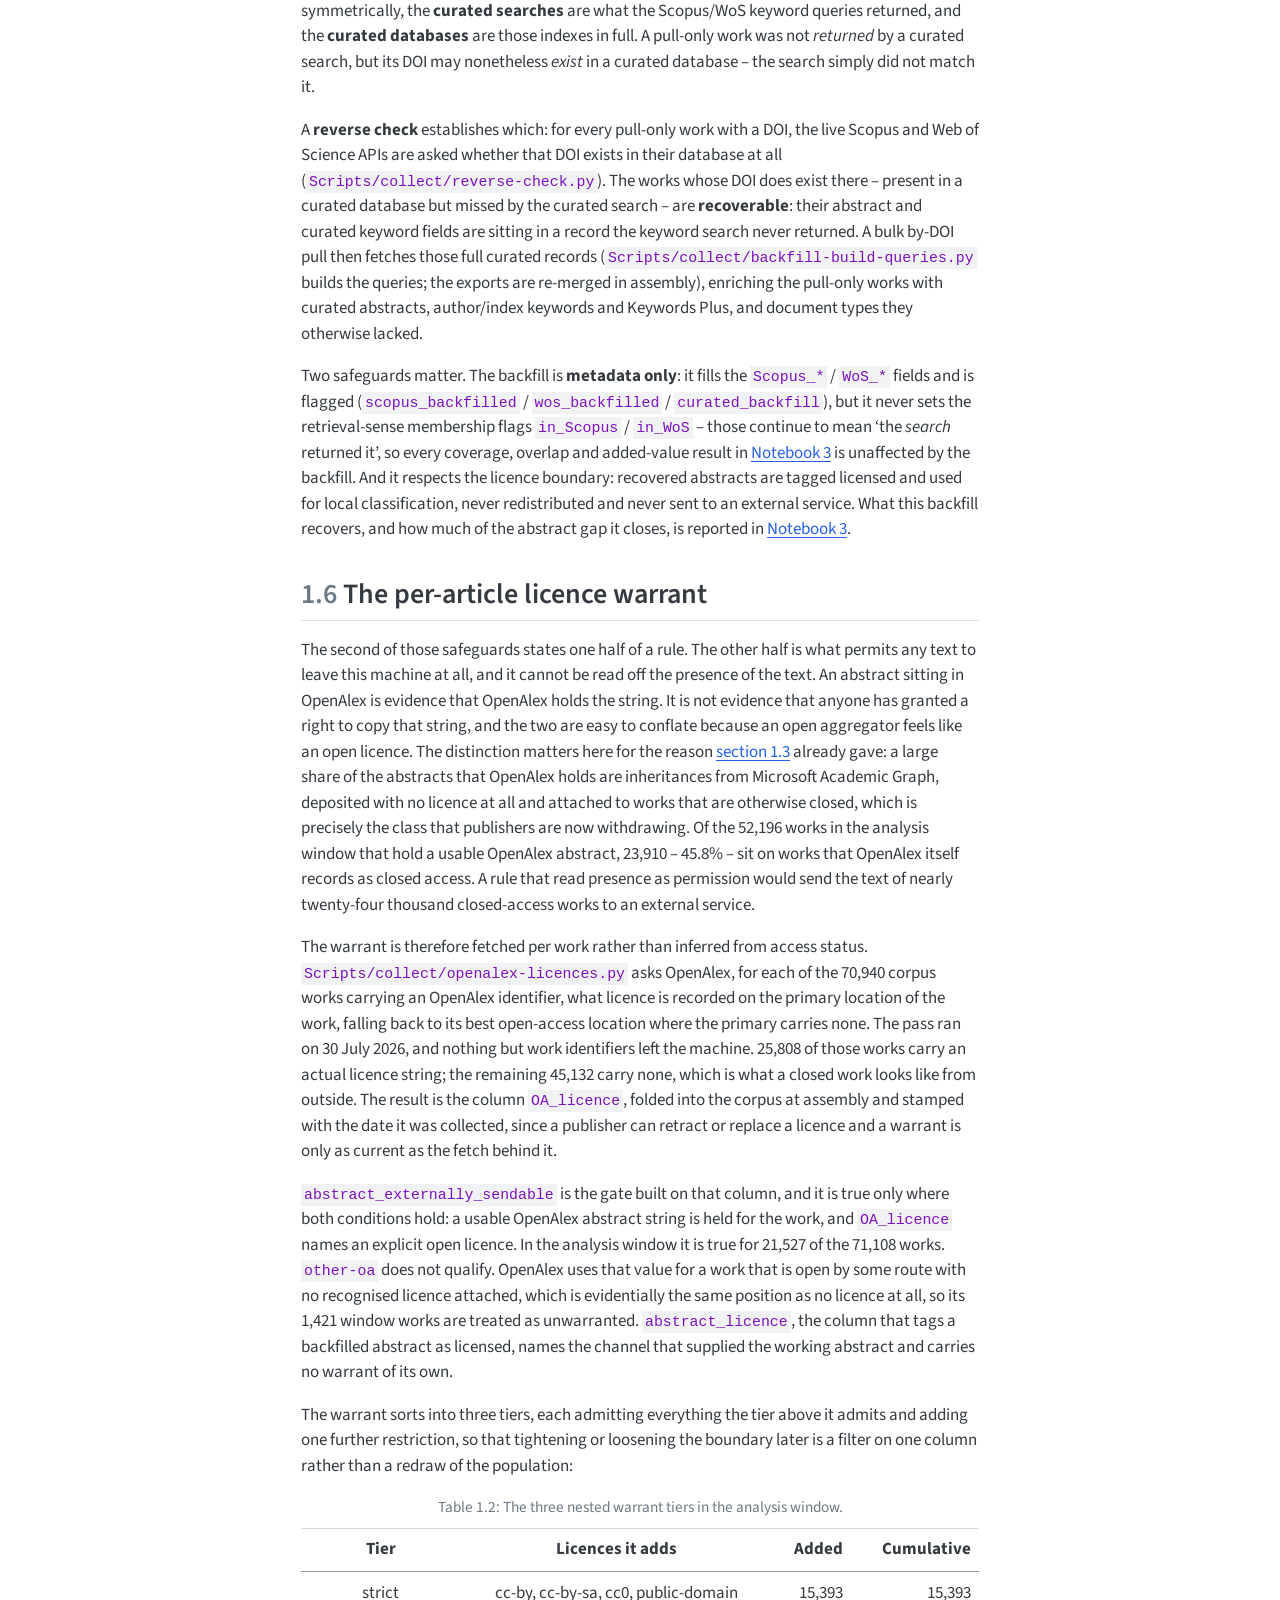
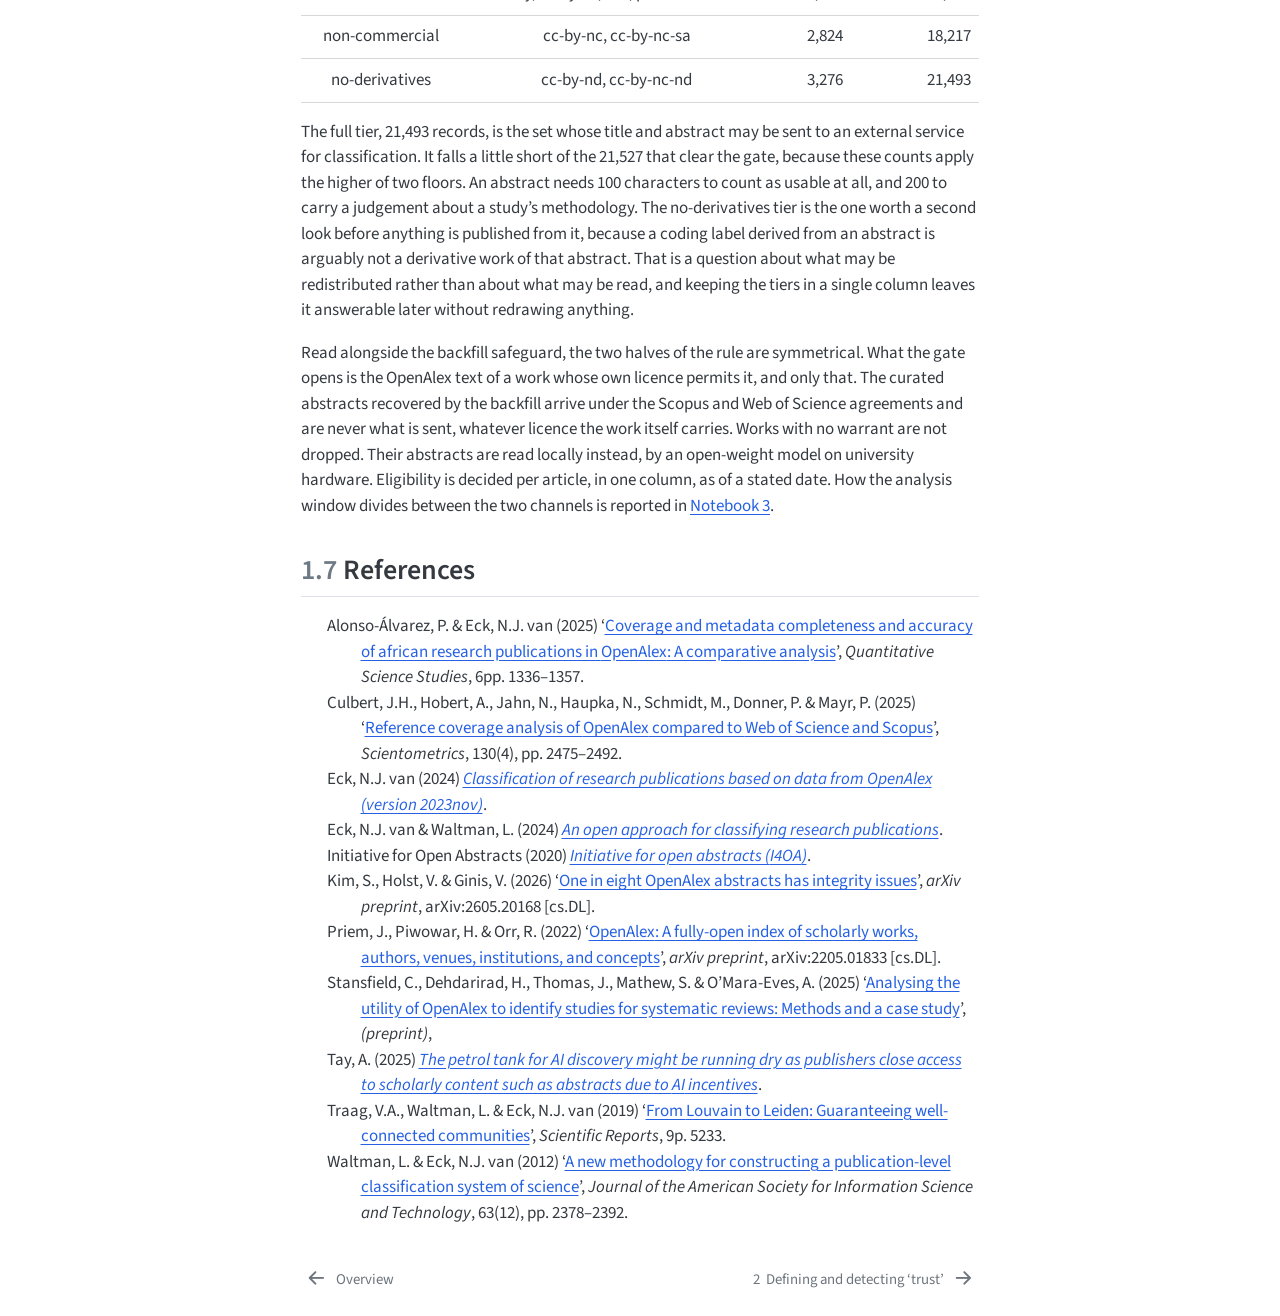
<file: theme/01-databases.html>
<!DOCTYPE html>
<html xmlns="http://www.w3.org/1999/xhtml" lang="en" xml:lang="en"><head>

<meta charset="utf-8">
<meta name="generator" content="quarto-1.9.36">

<meta name="viewport" content="width=device-width, initial-scale=1.0, user-scalable=yes">


<title>1&nbsp; Bibliographic databases: Web of Science, Scopus, OpenAlex – Building the TReMeDa Datasets</title>
<style>
/* Default styles provided by pandoc.
** See https://pandoc.org/MANUAL.html#variables-for-html for config info.
*/
code{white-space: pre-wrap;}
span.smallcaps{font-variant: small-caps;}
div.columns{display: flex; gap: min(4vw, 1.5em);}
div.column{flex: auto; overflow-x: auto;}
div.hanging-indent{margin-left: 1.5em; text-indent: -1.5em;}
ul.task-list{list-style: none;}
ul.task-list li input[type="checkbox"] {
  width: 0.8em;
  margin: 0 0.8em 0.2em -1em; /* quarto-specific, see https://github.com/quarto-dev/quarto-cli/issues/4556 */ 
  vertical-align: middle;
}
/* CSS for citations */
div.csl-bib-body { }
div.csl-entry {
  clear: both;
}
.hanging-indent div.csl-entry {
  margin-left:2em;
  text-indent:-2em;
}
div.csl-left-margin {
  min-width:2em;
  float:left;
}
div.csl-right-inline {
  margin-left:2em;
  padding-left:1em;
}
div.csl-indent {
  margin-left: 2em;
}</style>


<script src="../site_libs/quarto-nav/quarto-nav.js"></script>
<script src="../site_libs/quarto-nav/headroom.min.js"></script>
<script src="../site_libs/clipboard/clipboard.min.js"></script>
<script src="../site_libs/quarto-search/autocomplete.umd.js"></script>
<script src="../site_libs/quarto-search/fuse.min.js"></script>
<script src="../site_libs/quarto-search/quarto-search.js"></script>
<meta name="quarto:offset" content="../">
<link href="../theme/02-classifier.html" rel="next">
<link href="../theme/00-overview.html" rel="prev">
<script src="../site_libs/quarto-html/quarto.js" type="module"></script>
<script src="../site_libs/quarto-html/tabsets/tabsets.js" type="module"></script>
<script src="../site_libs/quarto-html/popper.min.js"></script>
<script src="../site_libs/quarto-html/tippy.umd.min.js"></script>
<script src="../site_libs/quarto-html/anchor.min.js"></script>
<link href="../site_libs/quarto-html/tippy.css" rel="stylesheet">
<link href="../site_libs/quarto-html/quarto-syntax-highlighting-845c23b38eaddc0f92fda52bfe77a8c8.css" rel="stylesheet" class="quarto-color-scheme" id="quarto-text-highlighting-styles">
<link href="../site_libs/quarto-html/quarto-syntax-highlighting-dark-f418161beb48e0141c760e455f12af2c.css" rel="stylesheet" class="quarto-color-scheme quarto-color-alternate" id="quarto-text-highlighting-styles">
<link href="../site_libs/quarto-html/quarto-syntax-highlighting-845c23b38eaddc0f92fda52bfe77a8c8.css" rel="stylesheet" class="quarto-color-scheme-extra" id="quarto-text-highlighting-styles">
<script src="../site_libs/bootstrap/bootstrap.min.js"></script>
<link href="../site_libs/bootstrap/bootstrap-icons.css" rel="stylesheet">
<link href="../site_libs/bootstrap/bootstrap-9e3e5b9121e68b3f077afb32f2c64d95.min.css" rel="stylesheet" append-hash="true" class="quarto-color-scheme" id="quarto-bootstrap" data-mode="light">
<link href="../site_libs/bootstrap/bootstrap-dark-9e3e5b9121e68b3f077afb32f2c64d95.min.css" rel="stylesheet" append-hash="true" class="quarto-color-scheme quarto-color-alternate" id="quarto-bootstrap" data-mode="light">
<link href="../site_libs/bootstrap/bootstrap-9e3e5b9121e68b3f077afb32f2c64d95.min.css" rel="stylesheet" append-hash="true" class="quarto-color-scheme-extra" id="quarto-bootstrap" data-mode="light">
<script id="quarto-search-options" type="application/json">{
  "location": "sidebar",
  "copy-button": false,
  "collapse-after": 3,
  "panel-placement": "start",
  "type": "textbox",
  "limit": 50,
  "keyboard-shortcut": [
    "f",
    "/",
    "s"
  ],
  "show-item-context": false,
  "language": {
    "search-no-results-text": "No results",
    "search-matching-documents-text": "matching documents",
    "search-copy-link-title": "Copy link to search",
    "search-hide-matches-text": "Hide additional matches",
    "search-more-match-text": "more match in this document",
    "search-more-matches-text": "more matches in this document",
    "search-clear-button-title": "Clear",
    "search-text-placeholder": "",
    "search-detached-cancel-button-title": "Cancel",
    "search-submit-button-title": "Submit",
    "search-label": "Search"
  }
}</script>


<link rel="stylesheet" href="../tremeda.css">
</head>

<body class="nav-sidebar floating quarto-light">

<div id="quarto-search-results"></div>
  <header id="quarto-header" class="headroom fixed-top">
  <nav class="quarto-secondary-nav">
    <div class="container-fluid d-flex">
      <button type="button" class="quarto-btn-toggle btn" data-bs-toggle="collapse" role="button" data-bs-target=".quarto-sidebar-collapse-item" aria-controls="quarto-sidebar" aria-expanded="false" aria-label="Toggle sidebar navigation" onclick="if (window.quartoToggleHeadroom) { window.quartoToggleHeadroom(); }">
        <i class="bi bi-layout-text-sidebar-reverse"></i>
      </button>
        <nav class="quarto-page-breadcrumbs" aria-label="breadcrumb"><ol class="breadcrumb"><li class="breadcrumb-item"><a href="../theme/00-overview.html">THEME – the thematic dataset</a></li><li class="breadcrumb-item"><a href="../theme/01-databases.html"><span class="chapter-number">1</span>&nbsp; <span class="chapter-title">Bibliographic databases: Web of Science, Scopus, OpenAlex</span></a></li></ol></nav>
        <a class="flex-grow-1" role="navigation" data-bs-toggle="collapse" data-bs-target=".quarto-sidebar-collapse-item" aria-controls="quarto-sidebar" aria-expanded="false" aria-label="Toggle sidebar navigation" onclick="if (window.quartoToggleHeadroom) { window.quartoToggleHeadroom(); }">      
        </a>
      <button type="button" class="btn quarto-search-button" aria-label="Search" onclick="window.quartoOpenSearch();">
        <i class="bi bi-search"></i>
      </button>
    </div>
  </nav>
</header>
<!-- content -->
<div id="quarto-content" class="quarto-container page-columns page-rows-contents page-layout-article">
<!-- sidebar -->
  <nav id="quarto-sidebar" class="sidebar collapse collapse-horizontal quarto-sidebar-collapse-item sidebar-navigation floating overflow-auto">
    <div class="pt-lg-2 mt-2 text-left sidebar-header sidebar-header-stacked">
      <a href="../index.html" class="sidebar-logo-link">
      <img src="../logo.png" alt="" class="sidebar-logo light-content py-0 d-lg-inline d-none">
      <img src="../logo.png" alt="" class="sidebar-logo dark-content py-0 d-lg-inline d-none">
      </a>
    <div class="sidebar-title mb-0 py-0">
      <a href="../">Building the TReMeDa Datasets</a> 
        <div class="sidebar-tools-main">
    <a href="../Building-the-TReMeDa-Datasets.pdf" title="Download PDF" class="quarto-navigation-tool px-1" aria-label="Download PDF"><i class="bi bi-file-pdf"></i></a>
</div>
    </div>
      </div>
        <div class="mt-2 flex-shrink-0 align-items-center">
        <div class="sidebar-search">
        <div id="quarto-search" class="" title="Search"></div>
        </div>
        </div>
    <div class="sidebar-menu-container"> 
    <ul class="list-unstyled mt-1">
        <li class="sidebar-item">
  <div class="sidebar-item-container"> 
  <a href="../index.html" class="sidebar-item-text sidebar-link">
 <span class="menu-text">Introduction</span></a>
  </div>
</li>
        <li class="sidebar-item sidebar-item-section">
      <div class="sidebar-item-container"> 
            <a class="sidebar-item-text sidebar-link text-start" data-bs-toggle="collapse" data-bs-target="#quarto-sidebar-section-1" role="navigation" aria-expanded="true">
 <span class="menu-text">THEME – the thematic dataset</span></a>
          <a class="sidebar-item-toggle text-start" data-bs-toggle="collapse" data-bs-target="#quarto-sidebar-section-1" role="navigation" aria-expanded="true" aria-label="Toggle section">
            <i class="bi bi-chevron-right ms-2"></i>
          </a> 
      </div>
      <ul id="quarto-sidebar-section-1" class="collapse list-unstyled sidebar-section depth1 show">  
          <li class="sidebar-item">
  <div class="sidebar-item-container"> 
  <a href="../theme/00-overview.html" class="sidebar-item-text sidebar-link">
 <span class="menu-text">Overview</span></a>
  </div>
</li>
          <li class="sidebar-item">
  <div class="sidebar-item-container"> 
  <a href="../theme/01-databases.html" class="sidebar-item-text sidebar-link active">
 <span class="menu-text"><span class="chapter-number">1</span>&nbsp; <span class="chapter-title">Bibliographic databases: Web of Science, Scopus, OpenAlex</span></span></a>
  </div>
</li>
          <li class="sidebar-item">
  <div class="sidebar-item-container"> 
  <a href="../theme/02-classifier.html" class="sidebar-item-text sidebar-link">
 <span class="menu-text"><span class="chapter-number">2</span>&nbsp; <span class="chapter-title">Defining and detecting ‘trust’</span></span></a>
  </div>
</li>
          <li class="sidebar-item">
  <div class="sidebar-item-container"> 
  <a href="../theme/03-corpus.html" class="sidebar-item-text sidebar-link">
 <span class="menu-text"><span class="chapter-number">3</span>&nbsp; <span class="chapter-title">The THEME corpus</span></span></a>
  </div>
</li>
          <li class="sidebar-item">
  <div class="sidebar-item-container"> 
  <a href="../theme/04-pipeline.html" class="sidebar-item-text sidebar-link">
 <span class="menu-text"><span class="chapter-number">4</span>&nbsp; <span class="chapter-title">The THEME pipeline</span></span></a>
  </div>
</li>
          <li class="sidebar-item">
  <div class="sidebar-item-container"> 
  <a href="../theme/05-codebook.html" class="sidebar-item-text sidebar-link">
 <span class="menu-text"><span class="chapter-number">5</span>&nbsp; <span class="chapter-title">The THEME codebook</span></span></a>
  </div>
</li>
          <li class="sidebar-item">
  <div class="sidebar-item-container"> 
  <a href="../theme/06-screening.html" class="sidebar-item-text sidebar-link">
 <span class="menu-text"><span class="chapter-number">6</span>&nbsp; <span class="chapter-title">Screening the corpus</span></span></a>
  </div>
</li>
      </ul>
  </li>
        <li class="sidebar-item sidebar-item-section">
      <span class="sidebar-item-text sidebar-link text-start">
 <span class="menu-text">META – the meta-analytical dataset</span></span>
  </li>
        <li class="sidebar-item sidebar-item-section">
      <span class="sidebar-item-text sidebar-link text-start">
 <span class="menu-text">METHOD – the methodological dataset</span></span>
  </li>
    </ul>
    </div>
</nav>
<div id="quarto-sidebar-glass" class="quarto-sidebar-collapse-item" data-bs-toggle="collapse" data-bs-target=".quarto-sidebar-collapse-item"></div>
<!-- margin-sidebar -->
    <div id="quarto-margin-sidebar" class="sidebar margin-sidebar">
        <nav id="TOC" role="doc-toc" class="toc-active">
    <h2 id="toc-title">Table of contents</h2>
   
  <ul>
  <li><a href="#sec-databases-overview" id="toc-sec-databases-overview" class="nav-link active" data-scroll-target="#sec-databases-overview"><span class="header-section-number">1.1</span> What the three databases are, and what they add</a>
  <ul class="collapse">
  <li><a href="#web-of-science" id="toc-web-of-science" class="nav-link" data-scroll-target="#web-of-science"><span class="header-section-number">1.1.1</span> Web of Science</a></li>
  <li><a href="#scopus" id="toc-scopus" class="nav-link" data-scroll-target="#scopus"><span class="header-section-number">1.1.2</span> Scopus</a></li>
  <li><a href="#openalex" id="toc-openalex" class="nav-link" data-scroll-target="#openalex"><span class="header-section-number">1.1.3</span> OpenAlex</a></li>
  </ul></li>
  <li><a href="#sec-ch4-oa-method" id="toc-sec-ch4-oa-method" class="nav-link" data-scroll-target="#sec-ch4-oa-method"><span class="header-section-number">1.2</span> How OpenAlex builds its topics, and what it offers</a>
  <ul class="collapse">
  <li><a href="#where-trust-lives-in-the-openalex-topic-map" id="toc-where-trust-lives-in-the-openalex-topic-map" class="nav-link" data-scroll-target="#where-trust-lives-in-the-openalex-topic-map"><span class="header-section-number">1.2.1</span> Where ‘trust’ lives in the OpenAlex topic map</a></li>
  </ul></li>
  <li><a href="#sec-databases-abstracts" id="toc-sec-databases-abstracts" class="nav-link" data-scroll-target="#sec-databases-abstracts"><span class="header-section-number">1.3</span> Why we cannot rely on OpenAlex alone</a></li>
  <li><a href="#sec-databases-selection" id="toc-sec-databases-selection" class="nav-link" data-scroll-target="#sec-databases-selection"><span class="header-section-number">1.4</span> The selection design</a>
  <ul class="collapse">
  <li><a href="#selection-in-the-curated-databases-a-precise-keyword-design" id="toc-selection-in-the-curated-databases-a-precise-keyword-design" class="nav-link" data-scroll-target="#selection-in-the-curated-databases-a-precise-keyword-design"><span class="header-section-number">1.4.1</span> Selection in the curated databases: a precise keyword design</a></li>
  <li><a href="#selection-in-openalex-by-topic-and-broad-keyword-search-across-titles-and-abstracts" id="toc-selection-in-openalex-by-topic-and-broad-keyword-search-across-titles-and-abstracts" class="nav-link" data-scroll-target="#selection-in-openalex-by-topic-and-broad-keyword-search-across-titles-and-abstracts"><span class="header-section-number">1.4.2</span> Selection in OpenAlex: by topic and broad keyword search across titles and abstracts</a></li>
  </ul></li>
  <li><a href="#sec-databases-backfill" id="toc-sec-databases-backfill" class="nav-link" data-scroll-target="#sec-databases-backfill"><span class="header-section-number">1.5</span> Completing the only-OpenAlex region: the curated DOI-backfill</a></li>
  <li><a href="#sec-databases-licence" id="toc-sec-databases-licence" class="nav-link" data-scroll-target="#sec-databases-licence"><span class="header-section-number">1.6</span> The per-article licence warrant</a></li>
  <li><a href="#references" id="toc-references" class="nav-link" data-scroll-target="#references"><span class="header-section-number">1.7</span> References</a></li>
  </ul>
</nav>
    </div>
<!-- main -->
<main class="content" id="quarto-document-content">

<header id="title-block-header" class="quarto-title-block default"><nav class="quarto-page-breadcrumbs quarto-title-breadcrumbs d-none d-lg-block" aria-label="breadcrumb"><ol class="breadcrumb"><li class="breadcrumb-item"><a href="../theme/00-overview.html">THEME – the thematic dataset</a></li><li class="breadcrumb-item"><a href="../theme/01-databases.html"><span class="chapter-number">1</span>&nbsp; <span class="chapter-title">Bibliographic databases: Web of Science, Scopus, OpenAlex</span></a></li></ol></nav>
<div class="quarto-title">
<h1 class="title"><span id="sec-theme-background" class="quarto-section-identifier"><span class="chapter-number">1</span>&nbsp; <span class="chapter-title">Bibliographic databases: Web of Science, Scopus, OpenAlex</span></span></h1>
</div>



<div class="quarto-title-meta">

    
  
    
  </div>
  


</header>


<div class="callout callout-style-default callout-note callout-titled">
<div class="callout-header d-flex align-content-center">
<div class="callout-icon-container">
<i class="callout-icon"></i>
</div>
<div class="callout-title-container flex-fill">
<span class="screen-reader-only">Note</span>Status: background + the implemented selection design
</div>
</div>
<div class="callout-body-container callout-body">
<p>This notebook does two things. First it sets out what is already known – from the literature and from the documentation published by each provider – about the three bibliographic databases that this project relies on: their coverage, their search tools, and the keyword and classification systems they add. Then it sets out the <strong>selection design</strong> the project actually ran on them, and the curated by-DOI backfill that completes it. The empirical corpus that results is the subject of <a href="03-corpus.html" class="quarto-xref"><span>Notebook 3</span></a>.</p>
</div>
</div>
<p>The thematic dataset is discovered from three bibliographic databases – <strong>Web of Science</strong>, <strong>Scopus</strong> and <strong>OpenAlex</strong> – chosen because they are the three most authoritative sources to which the team has institutional access, and because they are complementary rather than interchangeable. This notebook first describes what each one is and what it adds beyond a list of references (its search tools and its keyword/classification systems), then turns to the issue that shapes every later design choice – the metadata we query, the abstract above all, is not stable – and finally sets out how the project searches all three and reconciles the result.</p>
<section id="sec-databases-overview" class="level2" data-number="1.1">
<h2 data-number="1.1" class="anchored" data-anchor-id="sec-databases-overview"><span class="header-section-number">1.1</span> What the three databases are, and what they add</h2>
<p>All three index scholarly works and let us search them, but they are built differently, cover the literature differently, and – the point that matters most for a keyword project – attach different <em>added</em> metadata to each record. The differences are the reason no single source suffices.</p>
<section id="web-of-science" class="level3" data-number="1.1.1">
<h3 data-number="1.1.1" class="anchored" data-anchor-id="web-of-science"><span class="header-section-number">1.1.1</span> Web of Science</h3>
<p>Web of Science (Clarivate) is the oldest and the most <strong>selective</strong> of the three: its Core Collection is an editorially curated set of journals chosen for citation impact, so it is comparatively clean but narrower, and its coverage skews towards established English-language journals. For discovery, its <code>TS=</code> (“topic”) field reaches title, abstract, <strong>author keywords</strong>, and <strong>Keywords Plus</strong> at once. The distinctive addition is Keywords Plus, index terms generated <strong>algorithmically by Clarivate from the titles of the references cited by the work</strong> rather than supplied by the author. Because they are derived from what a paper <em>cites</em> rather than what it <em>says</em>, Keywords Plus can surface a study on a term it never uses itself – a quantitative trust paper that cites the trust canon heavily can be retrieved on ‘trust’ even when its own title and abstract never mention it. Web of Science also assigns each work the subject <strong>Categories</strong> and <strong>Research Areas</strong> of its journal, a journal-level classification rather than a per-article one.</p>
</section>
<section id="scopus" class="level3" data-number="1.1.2">
<h3 data-number="1.1.2" class="anchored" data-anchor-id="scopus"><span class="header-section-number">1.1.2</span> Scopus</h3>
<p>Scopus (Elsevier) is <strong>broader</strong>: it indexes more journals, conference proceedings and book series than Web of Science, so it returns more, at some cost in selectivity. Its <code>TITLE-ABS-KEY</code> field reaches title, abstract, <strong>author keywords</strong> and <strong>index keywords</strong>. The index keywords are the distinctive Scopus addition: <strong>controlled-vocabulary terms assigned from standardised thesauri</strong> (for example Emtree for the biomedical literature) rather than chosen by the author – a curator/algorithm-assigned layer that normalises terminology across a field. Scopus classifies each source under the <strong>All Science Journal Classification</strong> (ASJC: 27 subject areas, ~300 minor categories) – again a journal-level scheme. The practical effect is that Scopus is the broadest keyword net of the three and the one most likely to return the cross-disciplinary tail.</p>
</section>
<section id="openalex" class="level3" data-number="1.1.3">
<h3 data-number="1.1.3" class="anchored" data-anchor-id="openalex"><span class="header-section-number">1.1.3</span> OpenAlex</h3>
<p>OpenAlex <span class="citation" data-cites="priem2022openalex">(<a href="01-databases.html#ref-priem2022openalex" role="doc-biblioref">Priem et al., 2022</a>)</span> is the newcomer and the structural departure: a <strong>fully open</strong>, free, very large index (over 250 million works) launched in 2022 by the OurResearch non-profit as a successor to the discontinued Microsoft Academic Graph, built on open data, an open API and open-source code. Two features make it attractive as a backbone. It is open and queryable at scale without a subscription, so it can serve as the discovery substrate and citation graph for a project of this size. And rather than rely only on journal-level subject categories, it assigns <strong>each work its own machine-assigned topic</strong> from a citation-built hierarchy – the genuinely novel, LLM-infused addition that the next section examines in detail, because three design choices in this project depend on how much weight those topic labels can bear. The trade-off is that OpenAlex is the least selective and, as the rest of this notebook shows, the most exposed to the metadata instability that now threatens keyword discovery.</p>
</section>
</section>
<section id="sec-ch4-oa-method" class="level2" data-number="1.2">
<h2 data-number="1.2" class="anchored" data-anchor-id="sec-ch4-oa-method"><span class="header-section-number">1.2</span> How OpenAlex builds its topics, and what it offers</h2>
<p>Because the OpenAlex topic system is both the reason to use it and a thing to be cautious about, it is worth setting out exactly how those labels are made. The current scheme, <strong>Topics</strong>, is documented in the CWTS team’s open whitepaper and dataset <span class="citation" data-cites="vaneck2024data vaneckwaltman2024leiden">(<a href="01-databases.html#ref-vaneck2024data" role="doc-biblioref">Eck, 2024</a>; <a href="01-databases.html#ref-vaneckwaltman2024leiden" role="doc-biblioref">Eck &amp; Waltman, 2024</a>)</span> and in the end-to-end process notes published by OpenAlex itself: a four-step pipeline whose every label is the output of stacked automated layers, none of them systematically audited.</p>
<ol type="1">
<li><strong>Cluster.</strong> CWTS clustered the ~71 million OpenAlex works (2000–2023) that carry incoming or outgoing citations – linked by ~1.7 billion citation edges – using the extended direct-citation approach and the Leiden algorithm <span class="citation" data-cites="waltman2012methodology traag2019leiden">(<a href="01-databases.html#ref-waltman2012methodology" role="doc-biblioref">Waltman &amp; Eck, 2012</a>; <a href="01-databases.html#ref-traag2019leiden" role="doc-biblioref">Traag et al., 2019</a>)</span>. This produced <strong>4,521 micro-level</strong> research areas, grouped into <strong>917 meso</strong> and <strong>20 macro</strong> areas. The clusters are defined purely by citation structure: no text, no keywords.</li>
<li><strong>Label.</strong> To name 4,521 clusters without manual effort, CWTS fed the <strong>titles of a sample of the most-cited papers in each cluster</strong> to a large language model (an updated <strong>GPT-3.5 Turbo</strong>; the open labelling tool also supports GPT-4) which returned, per cluster, a short label, a long label, ten keywords, a summary and a Wikipedia URL <span class="citation" data-cites="vaneck2024data">(<a href="01-databases.html#ref-vaneck2024data" role="doc-biblioref">Eck, 2024</a>)</span>. The authors note that they did not systematically evaluate label quality and that the same approach failed at higher aggregation levels. The labels, keywords and summaries in the mapping table are the output of this model.</li>
<li><strong>Map to a hierarchy.</strong> OpenAlex then placed each citation-defined topic into the Scopus <strong>ASJC</strong> structure (4 domains, 26 fields, 254 subfields) that it exposes as <code>domain</code> / <code>field</code> / <code>subfield</code>, using a <em>second</em> LLM pass, because asking a person to place over 4,000 topics by hand was impractical. So the <code>domain</code> we filter on is not an intrinsic property of a paper – it is a judgement by an LLM about which ASJC bin the machine-written label of a citation cluster most resembles, and the team flags that some topics could sit in several subfields.</li>
<li><strong>Classify works.</strong> Finally, to tag the ~250 million works – only a third of which carry citation data and only about half a usable abstract – OpenAlex trained a supervised model on the CWTS labels: a fine-tuned multilingual BERT over the merged title-and-abstract text, fed into a network that also takes a journal-name embedding and ‘gold citation’ features. The model was trained with features randomly held out so it degrades gracefully when the abstract or the citations are missing. The per-work classifier is therefore <em>not</em> an LLM: the only LLM steps write the bin names (step 2) and file the bins into the hierarchy (step 3).</li>
</ol>
<p>Two properties matter for us. First, the per-work label is <strong>single</strong> (<code>primary_topic</code>) and is assigned from four inputs of uneven reliability – title (~90% of works), abstract (~50%), journal name, and citations (~33%). Second, because the model was built to tolerate a missing abstract, abstract withdrawal does not break topic assignment outright; it removes the richest <em>text</em> input and pushes the model onto title, journal and citation features. That fallback is adequate for placing a paper in broad subject space, but the features it falls back on are precisely the ones that cannot separate the <em>senses</em> of trust: a closed-access paper titled “Antecedents of relationship commitment”, stripped of its abstract, is placed by its journal and its citations, not by whether its trust is interpersonal, institutional or brand trust.</p>
<section id="where-trust-lives-in-the-openalex-topic-map" class="level3" data-number="1.2.1">
<h3 data-number="1.2.1" class="anchored" data-anchor-id="where-trust-lives-in-the-openalex-topic-map"><span class="header-section-number">1.2.1</span> Where ‘trust’ lives in the OpenAlex topic map</h3>
<p>The mapping table also settles a question we had set aside: is there a single natural ‘trust topic’ to scope on? There is not. Searching the labels, keywords and summaries of all topics for trust returns <strong>27 topics</strong>, spread across three domains (21 Social Sciences, 5 Physical Sciences, 1 Health Sciences) and many fields. Only one carries ‘trust’ in its actual label – topic 10927, “Access Control and Trust” – and it is an online-reputation and computer-security cluster filed, through the step-3 mis-mapping above, under the Sociology and Political Science subfield: a clean instance of exactly the off-target trust that this project wants to exclude. The trust that the project <em>does</em> want is scattered across a handful of topics in different fields, several of which do not announce trust in their label at all (social capital, experimental behavioural economics, risk perception, e-government, policing, vaccine hesitancy, oxytocin-and-trust, culture-and-development). No single-topic scope can work, and scoping by topic <em>label</em> or <em>subfield name</em> is unsafe; the defensible middle path is a <strong>curated union of inspected topics</strong>, which is exactly what the selection design (<a href="#sec-databases-selection" class="quarto-xref"><span>section 1.4</span></a>) uses.</p>
<p>Set against its construction, the OpenAlex topic system offers a great deal as <strong>input</strong> and very little as <strong>verdict</strong>. As input it is excellent: a free, citation-grounded clustering of the whole literature, with per-work labels robust to missing metadata. As a verdict it is weak for our purpose: single-label, three automated layers deep with no systematic audit, its domain placement a guess by an LLM about ASJC bins, and its discriminating text input the very abstract now being withdrawn. The reasonable use is to lean on it for recall and structure and to reserve the in/out and trust-sense judgements for our own content-level screen (<a href="02-classifier.html" class="quarto-xref"><span>Notebook 2</span></a>). Comparative work on OpenAlex coverage and metadata completeness reaches the same posture – strong as an open substrate, uneven enough to verify rather than trust blindly <span class="citation" data-cites="alonsoalvarez2025coverage">(<a href="01-databases.html#ref-alonsoalvarez2025coverage" role="doc-biblioref">Alonso-Álvarez &amp; Eck, 2025</a>)</span>.</p>
</section>
</section>
<section id="sec-databases-abstracts" class="level2" data-number="1.3">
<h2 data-number="1.3" class="anchored" data-anchor-id="sec-databases-abstracts"><span class="header-section-number">1.3</span> Why we cannot rely on OpenAlex alone</h2>
<p>A discovery design that leans on OpenAlex uses the abstract in three places at once: the keyword clause that finds candidate papers, any downstream abstract-level screen, and the abstract-fed topic labels that OpenAlex itself assigns. Anything that degrades the abstract degrades all three at once – and the degradation is not uniform: it falls hardest on closed-access, large-publisher, recent work, disproportionately the high-quality quantitative studies that the project most wants to keep.</p>
<p><strong>Abstracts are being withdrawn, and the incentive is AI.</strong> Aaron Tay’s <span class="citation" data-cites="tay2025petrol">(<a href="01-databases.html#ref-tay2025petrol" role="doc-biblioref">2025</a>)</span> analysis frames open abstracts as “the petrol tank for AI discovery” and measures the drain: Elsevier abstract coverage in OpenAlex fell from roughly 82% in November 2024 to 22.5% by September 2025, Springer Nature from about 50% to 35.8%. The OpenAlex maintainers describe the same process from inside – many abstracts were inherited from Microsoft Academic Graph without an open licence and have been removed on copyright grounds (Springer Nature, then ACS, OUP, Wiley, Cell Press, Elsevier and others). Now that AI companies will pay for training text, publishers have re-classified the abstract as a strategic asset and are closing the indirect channels that open aggregators relied on, so the withdrawal will not simply reverse. Stansfield et al. <span class="citation" data-cites="stansfield2025openalex">(<a href="01-databases.html#ref-stansfield2025openalex" role="doc-biblioref">2025</a>)</span>, testing OpenAlex for systematic reviews, found previously retrievable studies became unfindable once their abstracts were removed, with recall drifting downward as the corpus changed underneath them.</p>
<p><strong>The open-abstract commons was never full.</strong> The Initiative for Open Abstracts [I4OA; <span class="citation" data-cites="i4oa">Initiative for Open Abstracts (<a href="01-databases.html#ref-i4oa" role="doc-biblioref">2020</a>)</span>] asks publishers to deposit abstracts openly in Crossref; it succeeded with many smaller and fully-open publishers but not with the largest closed ones, and only on the order of 7% of Crossref works carry a deposited abstract. The open channel that should have absorbed the loss was always partial, and the scraped channel that masked that partiality is now closing.</p>
<p><strong>Even the abstracts that remain are partly corrupt.</strong> Kim, Holst and Ginis <span class="citation" data-cites="kim2026integrity">(<a href="01-databases.html#ref-kim2026integrity" role="doc-biblioref">2026</a>)</span> assessed 10,000 sampled OpenAlex abstracts and found <strong>12% of records flagged <code>has_abstract=True</code> do not contain a valid scientific abstract</strong> (PubMed conclusion-only snippets, repository metadata, web-scrape chrome, truncation, placeholders, wrong genre). The rate falls over time but the failures cluster by era, source and document type, so they bias rather than merely add noise.</p>
<p><strong>The same failure is measurable inside this corpus.</strong> Scopus exports the literal string <code>[No abstract available]</code> where it holds no abstract, and the ladder that picks the working abstract for each record from the three channels originally took the first channel whose abstract field was non-empty. Twenty-three characters of nothing are non-empty, so the ladder stopped at Scopus, wrote the placeholder into the working field, and never looked at the OpenAlex or Web of Science text sitting in the same row. 1,417 records were counted as carrying an abstract on that basis, 1,382 of them holding a placeholder of that family and 35 a fragment shorter than 100 characters; 1,393 of the 1,417 fall inside the 2000–2025 analysis window. The ladder now falls through on usability rather than on non-emptiness, and re-running it recovered real text for 664 of those records from a channel it had been skipping, leaving the rest as the absences they always were. Reported in-window coverage fell from 97.4% to 96.3%, and the residual of works with no abstract anywhere rose from 1,859 to 2,595. Neither movement is a loss of data. Coverage measured on text that a classifier can actually read moved the other way, from 95.4% to 96.3%, and the higher figure it replaces was an artefact of counting placeholders as abstracts. A later sweep of the open abstract APIs at Semantic Scholar, Crossref and Europe PMC supplied replacements for a further 2,766 records whose held abstract failed the quality checks built into the pipeline, which test for truncation, page furniture, body text, a foreign-language string and an abstract belonging to a different publication. The instance inside this corpus of what Kim, Holst and Ginis measure is therefore both larger than a placeholder count alone would show and, for most of the affected records, repairable. Where coverage stands after all of that is reported in <a href="03-corpus.html" class="quarto-xref"><span>Notebook 3</span></a>.</p>
<p>For a baseline, Culbert et al. <span class="citation" data-cites="culbert2025reference">(<a href="01-databases.html#ref-culbert2025reference" role="doc-biblioref">2025</a>)</span> found OpenAlex abstract coverage of about 87% against over 92% for Web of Science and Scopus. The gap to the curated databases was already real before the latest withdrawals; it is widening month by month, and specifically for the closed-access, large-publisher, recent content that the project cares about. <strong>That is the case for using all three sources rather than OpenAlex alone:</strong> the curated databases hold abstracts and curated keyword fields that OpenAlex is losing, while OpenAlex holds the open citation graph and the per-work topic net that the curated databases lack. Each covers the others’ blind spots.</p>
</section>
<section id="sec-databases-selection" class="level2" data-number="1.4">
<h2 data-number="1.4" class="anchored" data-anchor-id="sec-databases-selection"><span class="header-section-number">1.4</span> The selection design</h2>
<p>Because no single query is both precise and complete, the project operationalises ‘the trust we want’ at <strong>three moments</strong>, each with different strengths and blind spots, and combines them:</p>
<ol type="1">
<li><strong>Query-time selection in the curated databases</strong> – a deliberately precise keyword design run on Scopus and Web of Science.</li>
<li><strong>Query-time selection in OpenAlex</strong> – selection by the machine-assigned <em>topic</em> of each work rather than by words, over a curated union of trust-bearing topics.</li>
<li><strong>Record-level classification after retrieval</strong> – a transparent rule that reads each retrieved record and labels the <em>kind</em> of trust it is about.</li>
</ol>
<p>The first two decide what enters the corpus and are set out here; the third – the trust-sense classifier – is the subject of <a href="02-classifier.html" class="quarto-xref"><span>Notebook 2</span></a>. All queries are archived verbatim in <code>data/queries/</code>.</p>
<section id="selection-in-the-curated-databases-a-precise-keyword-design" class="level3" data-number="1.4.1">
<h3 data-number="1.4.1" class="anchored" data-anchor-id="selection-in-the-curated-databases-a-precise-keyword-design"><span class="header-section-number">1.4.1</span> Selection in the curated databases: a precise keyword design</h3>
<p>Scopus and Web of Science are searched with the same logic in the syntax of each database: a block of explicit <strong>sense phrases</strong> (‘social trust’, ‘political trust’, ‘institutional trust’, …), a <strong>proximity block</strong> pairing the trust word family with the objects of social-scientific trust (government, institutions, police, courts, media, science, experts, strangers, people, citizens, …) within three words, and a guarded <strong>confidence-in-institutions</strong> clause that picks up the survey-research idiom (‘confidence in parliament’) without admitting the everyday sense of confidence. ‘Social capital’ is deliberately excluded here, because it re-enters through the OpenAlex topic union and the reference miner; ‘trustee’/‘trusteeship’ are kept out by enumerating the trust terms rather than truncating <code>trust*</code>. There is no discipline restriction – breadth is cross-disciplinary, and precision is imposed later by the classifier and the screen. The range is 1999–2026 (buffer years around the 2000–2025 analysis window), English, articles and book chapters.</p>
<p><strong>Scopus</strong> (Advanced Search):</p>
<pre><code>TITLE-ABS-KEY(
  ( {social trust} OR {political trust} OR {institutional trust} OR {interpersonal trust}
    OR {generalized trust} OR {generalised trust} OR {particularized trust} OR {particularised trust}
    OR {dispositional trust} OR {system trust} OR {civic trust} OR {personal trust}
    OR {general trust} OR {public trust}
    OR {political distrust} OR {institutional distrust} OR {social distrust} OR {public mistrust} )
  OR ( (trust OR trusted OR trusting OR trusts OR trustworth* OR mistrust* OR distrust*)
       W/3 (government* OR governance OR parliament* OR politician* OR institution* OR police OR court*
            OR judiciary OR authorit* OR media OR science OR scientist* OR expert* OR stranger*
            OR others OR neighbour* OR neighbor* OR people OR citizen* OR society OR state) )
  OR ( confidence W/3 (government* OR parliament* OR institution* OR police OR court* OR politician* OR authorit*) )
)
AND PUBYEAR &gt; 1998 AND PUBYEAR &lt; 2027 AND LANGUAGE(English) AND (DOCTYPE(ar) OR DOCTYPE(ch))</code></pre>
<p><strong>Web of Science</strong> (Core Collection; <code>TS=</code> reaches title, abstract, author keywords and the cited-reference-derived Keywords Plus; <code>?</code> is a single-character wildcard):</p>
<pre><code>TS=(
  ( "social trust" OR "political trust" OR "institutional trust" OR "interpersonal trust"
    OR "generali?ed trust" OR "particulari?ed trust" OR "dispositional trust" OR "system trust"
    OR "civic trust" OR "personal trust" OR "general trust" OR "public trust"
    OR "political distrust" OR "institutional distrust" OR "social distrust" OR "public mistrust" )
  OR ( (trust OR trusted OR trusting OR trusts OR trustworth* OR mistrust* OR distrust*)
       NEAR/3 (government* OR governance OR parliament* OR politician* OR institution* OR police OR court*
               OR judiciary OR authorit* OR media OR science OR scientist* OR expert* OR stranger*
               OR others OR neighbour* OR neighbor* OR people OR citizen* OR society OR state) )
  OR ( confidence NEAR/3 (government* OR parliament* OR institution* OR police OR court* OR politician* OR authorit*) )
)
AND PY=(1999-2026) AND LA=(English) AND DT=(Article OR "Book Chapter")</code></pre>
</section>
<section id="selection-in-openalex-by-topic-and-broad-keyword-search-across-titles-and-abstracts" class="level3" data-number="1.4.2">
<h3 data-number="1.4.2" class="anchored" data-anchor-id="selection-in-openalex-by-topic-and-broad-keyword-search-across-titles-and-abstracts"><span class="header-section-number">1.4.2</span> Selection in OpenAlex: by topic and broad keyword search across titles and abstracts</h3>
<p>OpenAlex is queried differently, because its strength is the machine-assigned <strong>topic</strong> of each work (<a href="#sec-ch4-oa-method" class="quarto-xref"><span>section 1.2</span></a>). Rather than restrict to one topic – which would capture only the trust-<em>defining</em> core – the pull uses a curated <strong>union of twelve topics</strong> where trust research concentrates across domains, intersected with the trust keyword family so that off-target members of those topics are filtered at the source. The twelve topics:</p>
<div id="tbl-classifier-topics" class="quarto-float quarto-figure quarto-figure-center anchored">
<figure class="quarto-float quarto-float-tbl figure">
<figcaption class="quarto-float-caption-top quarto-float-caption quarto-float-tbl" id="tbl-classifier-topics-caption-0ceaefa1-69ba-4598-a22c-09a6ac19f8ca">
Table&nbsp;1.1: The twelve OpenAlex topics in the discovery union.
</figcaption>
<div aria-describedby="tbl-classifier-topics-caption-0ceaefa1-69ba-4598-a22c-09a6ac19f8ca">
<table class="caption-top table">
<thead>
<tr class="header">
<th>Topic ID</th>
<th>What it covers</th>
</tr>
</thead>
<tbody>
<tr class="odd">
<td>T10646</td>
<td>Behavioural-economics trust games</td>
</tr>
<tr class="even">
<td>T10827</td>
<td>Patient–provider communication</td>
</tr>
<tr class="odd">
<td>T10833</td>
<td>Vaccine hesitancy</td>
</tr>
<tr class="even">
<td>T10953</td>
<td>E-government</td>
</tr>
<tr class="odd">
<td>T11076</td>
<td>Policing and legitimacy</td>
</tr>
<tr class="even">
<td>T11239</td>
<td>Social capital</td>
</tr>
<tr class="odd">
<td>T11541</td>
<td>Oxytocin / neuro-trust</td>
</tr>
<tr class="even">
<td>T11573</td>
<td>Risk perception</td>
</tr>
<tr class="odd">
<td>T11696</td>
<td>Conflict and negotiation</td>
</tr>
<tr class="even">
<td>T12028</td>
<td>Knowledge management</td>
</tr>
<tr class="odd">
<td>T12121</td>
<td>Cooperative studies</td>
</tr>
<tr class="even">
<td>T12312</td>
<td>Culture, economy and development</td>
</tr>
</tbody>
</table>
</div>
</figure>
</div>
<p>The live API call (1999–2026, English, articles and book chapters):</p>
<pre><code>GET https://api.openalex.org/works?filter=
  primary_topic.id:T10646|T10827|T10833|T10953|T11076|T11239|T11541|T11573|T11696|T12028|T12121|T12312,
  title_and_abstract.search:trust OR distrust OR mistrust OR trustworthy OR trustworthiness OR distrustful OR mistrustful OR untrustworthy,
  language:en, 
  type:article|book-chapter, 
  publication_year:1999-2026</code></pre>
<p>The keyword search runs on <em>titles</em> and <em>abstracts</em> (and it seems to pick up keywords present in an abstract even when the abstract is now protected and not included in the pulled metadata). A by-DOI <strong>crosswalk</strong> then fetches the full OpenAlex record for every curated (Scopus/WoS) work not already in the topic pull, so the citation graph and OpenAlex metadata attach to every work. The collection scripts (<code>Scripts/collect/openalex-topic.R</code>, <code>Scripts/collect/openalex-crosswalk.R</code>) hold the exact parameters.</p>
</section>
</section>
<section id="sec-databases-backfill" class="level2" data-number="1.5">
<h2 data-number="1.5" class="anchored" data-anchor-id="sec-databases-backfill"><span class="header-section-number">1.5</span> Completing the only-OpenAlex region: the curated DOI-backfill</h2>
<p>Selection by these three channels leaves one large, awkward group: works that the OpenAlex topic search returned but the curated keyword searches did not – the <strong>only-OpenAlex</strong> (pull-only) region. Two terms keep the next step straight. The <strong>OpenAlex pull</strong> is what the topic search returned; the <strong>OpenAlex database</strong> is what OpenAlex holds regardless of any query; symmetrically, the <strong>curated searches</strong> are what the Scopus/WoS keyword queries returned, and the <strong>curated databases</strong> are those indexes in full. A pull-only work was not <em>returned</em> by a curated search, but its DOI may nonetheless <em>exist</em> in a curated database – the search simply did not match it.</p>
<p>A <strong>reverse check</strong> establishes which: for every pull-only work with a DOI, the live Scopus and Web of Science APIs are asked whether that DOI exists in their database at all (<code>Scripts/collect/reverse-check.py</code>). The works whose DOI does exist there – present in a curated database but missed by the curated search – are <strong>recoverable</strong>: their abstract and curated keyword fields are sitting in a record the keyword search never returned. A bulk by-DOI pull then fetches those full curated records (<code>Scripts/collect/backfill-build-queries.py</code> builds the queries; the exports are re-merged in assembly), enriching the pull-only works with curated abstracts, author/index keywords and Keywords Plus, and document types they otherwise lacked.</p>
<p>Two safeguards matter. The backfill is <strong>metadata only</strong>: it fills the <code>Scopus_*</code> / <code>WoS_*</code> fields and is flagged (<code>scopus_backfilled</code> / <code>wos_backfilled</code> / <code>curated_backfill</code>), but it never sets the retrieval-sense membership flags <code>in_Scopus</code> / <code>in_WoS</code> – those continue to mean ‘the <em>search</em> returned it’, so every coverage, overlap and added-value result in <a href="03-corpus.html" class="quarto-xref"><span>Notebook 3</span></a> is unaffected by the backfill. And it respects the licence boundary: recovered abstracts are tagged licensed and used for local classification, never redistributed and never sent to an external service. What this backfill recovers, and how much of the abstract gap it closes, is reported in <a href="03-corpus.html" class="quarto-xref"><span>Notebook 3</span></a>.</p>
</section>
<section id="sec-databases-licence" class="level2" data-number="1.6">
<h2 data-number="1.6" class="anchored" data-anchor-id="sec-databases-licence"><span class="header-section-number">1.6</span> The per-article licence warrant</h2>
<p>The second of those safeguards states one half of a rule. The other half is what permits any text to leave this machine at all, and it cannot be read off the presence of the text. An abstract sitting in OpenAlex is evidence that OpenAlex holds the string. It is not evidence that anyone has granted a right to copy that string, and the two are easy to conflate because an open aggregator feels like an open licence. The distinction matters here for the reason <a href="#sec-databases-abstracts" class="quarto-xref"><span>section 1.3</span></a> already gave: a large share of the abstracts that OpenAlex holds are inheritances from Microsoft Academic Graph, deposited with no licence at all and attached to works that are otherwise closed, which is precisely the class that publishers are now withdrawing. Of the 52,196 works in the analysis window that hold a usable OpenAlex abstract, 23,910 – 45.8% – sit on works that OpenAlex itself records as closed access. A rule that read presence as permission would send the text of nearly twenty-four thousand closed-access works to an external service.</p>
<p>The warrant is therefore fetched per work rather than inferred from access status. <code>Scripts/collect/openalex-licences.py</code> asks OpenAlex, for each of the 70,940 corpus works carrying an OpenAlex identifier, what licence is recorded on the primary location of the work, falling back to its best open-access location where the primary carries none. The pass ran on 30 July 2026, and nothing but work identifiers left the machine. 25,808 of those works carry an actual licence string; the remaining 45,132 carry none, which is what a closed work looks like from outside. The result is the column <code>OA_licence</code>, folded into the corpus at assembly and stamped with the date it was collected, since a publisher can retract or replace a licence and a warrant is only as current as the fetch behind it.</p>
<p><code>abstract_externally_sendable</code> is the gate built on that column, and it is true only where both conditions hold: a usable OpenAlex abstract string is held for the work, and <code>OA_licence</code> names an explicit open licence. In the analysis window it is true for 21,527 of the 71,108 works. <code>other-oa</code> does not qualify. OpenAlex uses that value for a work that is open by some route with no recognised licence attached, which is evidentially the same position as no licence at all, so its 1,421 window works are treated as unwarranted. <code>abstract_licence</code>, the column that tags a backfilled abstract as licensed, names the channel that supplied the working abstract and carries no warrant of its own.</p>
<p>The warrant sorts into three tiers, each admitting everything the tier above it admits and adding one further restriction, so that tightening or loosening the boundary later is a filter on one column rather than a redraw of the population:</p>
<div id="tbl-databases-warrant" class="quarto-float quarto-figure quarto-figure-center anchored">
<figure class="quarto-float quarto-float-tbl figure">
<figcaption class="quarto-float-caption-top quarto-float-caption quarto-float-tbl" id="tbl-databases-warrant-caption-0ceaefa1-69ba-4598-a22c-09a6ac19f8ca">
Table&nbsp;1.2: The three nested warrant tiers in the analysis window.
</figcaption>
<div aria-describedby="tbl-databases-warrant-caption-0ceaefa1-69ba-4598-a22c-09a6ac19f8ca">
<table class="caption-top table">
<thead>
<tr class="header">
<th>Tier</th>
<th>Licences it adds</th>
<th style="text-align: right;">Added</th>
<th style="text-align: right;">Cumulative</th>
</tr>
</thead>
<tbody>
<tr class="odd">
<td>strict</td>
<td>cc-by, cc-by-sa, cc0, public-domain</td>
<td style="text-align: right;">15,393</td>
<td style="text-align: right;">15,393</td>
</tr>
<tr class="even">
<td>non-commercial</td>
<td>cc-by-nc, cc-by-nc-sa</td>
<td style="text-align: right;">2,824</td>
<td style="text-align: right;">18,217</td>
</tr>
<tr class="odd">
<td>no-derivatives</td>
<td>cc-by-nd, cc-by-nc-nd</td>
<td style="text-align: right;">3,276</td>
<td style="text-align: right;">21,493</td>
</tr>
</tbody>
</table>
</div>
</figure>
</div>
<p>The full tier, 21,493 records, is the set whose title and abstract may be sent to an external service for classification. It falls a little short of the 21,527 that clear the gate, because these counts apply the higher of two floors. An abstract needs 100 characters to count as usable at all, and 200 to carry a judgement about a study’s methodology. The no-derivatives tier is the one worth a second look before anything is published from it, because a coding label derived from an abstract is arguably not a derivative work of that abstract. That is a question about what may be redistributed rather than about what may be read, and keeping the tiers in a single column leaves it answerable later without redrawing anything.</p>
<p>Read alongside the backfill safeguard, the two halves of the rule are symmetrical. What the gate opens is the OpenAlex text of a work whose own licence permits it, and only that. The curated abstracts recovered by the backfill arrive under the Scopus and Web of Science agreements and are never what is sent, whatever licence the work itself carries. Works with no warrant are not dropped. Their abstracts are read locally instead, by an open-weight model on university hardware. Eligibility is decided per article, in one column, as of a stated date. How the analysis window divides between the two channels is reported in <a href="03-corpus.html" class="quarto-xref"><span>Notebook 3</span></a>.</p>
</section>
<section id="references" class="level2" data-number="1.7">
<h2 data-number="1.7" class="anchored" data-anchor-id="references"><span class="header-section-number">1.7</span> References</h2>
<div id="refs" class="references csl-bib-body hanging-indent" role="list">
<div id="ref-alonsoalvarez2025coverage" class="csl-entry" role="listitem">
Alonso-Álvarez, P. &amp; Eck, N.J. van (2025) <span>‘<a href="https://doi.org/10.1162/QSS.a.396">Coverage and metadata
completeness and accuracy of african research publications in
<span>OpenAlex</span>: A comparative analysis</a>’</span>,
<em>Quantitative Science Studies</em>, 6pp. 1336–1357.
</div>
<div id="ref-culbert2025reference" class="csl-entry" role="listitem">
Culbert, J.H., Hobert, A., Jahn, N., Haupka, N., Schmidt, M., Donner, P.
&amp; Mayr, P. (2025) <span>‘<a href="https://doi.org/10.1007/s11192-025-05293-3">Reference coverage
analysis of <span>OpenAlex</span> compared to <span class="nocase">Web
of Science</span> and <span>Scopus</span></a>’</span>,
<em>Scientometrics</em>, 130(4), pp. 2475–2492.
</div>
<div id="ref-vaneck2024data" class="csl-entry" role="listitem">
Eck, N.J. van (2024) <em><a href="https://doi.org/10.5281/zenodo.10560276">Classification of
research publications based on data from <span>OpenAlex</span> (version
2023nov)</a></em>.
</div>
<div id="ref-vaneckwaltman2024leiden" class="csl-entry" role="listitem">
Eck, N.J. van &amp; Waltman, L. (2024) <em><a href="https://www.leidenmadtrics.nl/articles/an-open-approach-for-classifying-research-publications">An
open approach for classifying research publications</a></em>.
</div>
<div id="ref-i4oa" class="csl-entry" role="listitem">
Initiative for Open Abstracts (2020) <em><a href="https://i4oa.org/">Initiative for open abstracts
(<span>I4OA</span>)</a></em>.
</div>
<div id="ref-kim2026integrity" class="csl-entry" role="listitem">
Kim, S., Holst, V. &amp; Ginis, V. (2026) <span>‘<a href="https://doi.org/10.48550/arXiv.2605.20168">One in eight
<span>OpenAlex</span> abstracts has integrity issues</a>’</span>,
<em>arXiv preprint</em>, arXiv:2605.20168 [cs.DL].
</div>
<div id="ref-priem2022openalex" class="csl-entry" role="listitem">
Priem, J., Piwowar, H. &amp; Orr, R. (2022) <span>‘<a href="https://doi.org/10.48550/arXiv.2205.01833"><span>OpenAlex</span>:
A fully-open index of scholarly works, authors, venues, institutions,
and concepts</a>’</span>, <em>arXiv preprint</em>, arXiv:2205.01833
[cs.DL].
</div>
<div id="ref-stansfield2025openalex" class="csl-entry" role="listitem">
Stansfield, C., Dehdarirad, H., Thomas, J., Mathew, S. &amp;
O’Mara-Eves, A. (2025) <span>‘<a href="https://pmc.ncbi.nlm.nih.gov/articles/PMC12302543/">Analysing the
utility of <span>OpenAlex</span> to identify studies for systematic
reviews: Methods and a case study</a>’</span>, <em>(preprint)</em>,
</div>
<div id="ref-tay2025petrol" class="csl-entry" role="listitem">
Tay, A. (2025) <em><a href="https://aarontay.substack.com/p/the-petrol-tank-for-ai-discovery">The
petrol tank for <span>AI</span> discovery might be running dry as
publishers close access to scholarly content such as abstracts due to
<span>AI</span> incentives</a></em>.
</div>
<div id="ref-traag2019leiden" class="csl-entry" role="listitem">
Traag, V.A., Waltman, L. &amp; Eck, N.J. van (2019) <span>‘<a href="https://doi.org/10.1038/s41598-019-41695-z">From
<span>Louvain</span> to <span>Leiden</span>: Guaranteeing well-connected
communities</a>’</span>, <em>Scientific Reports</em>, 9p. 5233.
</div>
<div id="ref-waltman2012methodology" class="csl-entry" role="listitem">
Waltman, L. &amp; Eck, N.J. van (2012) <span>‘<a href="https://doi.org/10.1002/asi.22748">A new methodology for
constructing a publication-level classification system of
science</a>’</span>, <em>Journal of the American Society for Information
Science and Technology</em>, 63(12), pp. 2378–2392.
</div>
</div>


</section>

</main> <!-- /main -->
<script id="quarto-html-after-body" type="application/javascript">
  window.document.addEventListener("DOMContentLoaded", function (event) {
    const icon = "";
    const anchorJS = new window.AnchorJS();
    anchorJS.options = {
      placement: 'right',
      icon: icon
    };
    anchorJS.add('.anchored');
    const isCodeAnnotation = (el) => {
      for (const clz of el.classList) {
        if (clz.startsWith('code-annotation-')) {                     
          return true;
        }
      }
      return false;
    }
    const onCopySuccess = function(e) {
      // button target
      const button = e.trigger;
      // don't keep focus
      button.blur();
      // flash "checked"
      button.classList.add('code-copy-button-checked');
      var currentTitle = button.getAttribute("title");
      button.setAttribute("title", "Copied!");
      let tooltip;
      if (window.bootstrap) {
        button.setAttribute("data-bs-toggle", "tooltip");
        button.setAttribute("data-bs-placement", "left");
        button.setAttribute("data-bs-title", "Copied!");
        tooltip = new bootstrap.Tooltip(button, 
          { trigger: "manual", 
            customClass: "code-copy-button-tooltip",
            offset: [0, -8]});
        tooltip.show();    
      }
      setTimeout(function() {
        if (tooltip) {
          tooltip.hide();
          button.removeAttribute("data-bs-title");
          button.removeAttribute("data-bs-toggle");
          button.removeAttribute("data-bs-placement");
        }
        button.setAttribute("title", currentTitle);
        button.classList.remove('code-copy-button-checked');
      }, 1000);
      // clear code selection
      e.clearSelection();
    }
    const getTextToCopy = function(trigger) {
      const outerScaffold = trigger.parentElement.cloneNode(true);
      const codeEl = outerScaffold.querySelector('code');
      for (const childEl of codeEl.children) {
        if (isCodeAnnotation(childEl)) {
          childEl.remove();
        }
      }
      return codeEl.innerText;
    }
    const clipboard = new window.ClipboardJS('.code-copy-button:not([data-in-quarto-modal])', {
      text: getTextToCopy
    });
    clipboard.on('success', onCopySuccess);
    if (window.document.getElementById('quarto-embedded-source-code-modal')) {
      const clipboardModal = new window.ClipboardJS('.code-copy-button[data-in-quarto-modal]', {
        text: getTextToCopy,
        container: window.document.getElementById('quarto-embedded-source-code-modal')
      });
      clipboardModal.on('success', onCopySuccess);
    }
      var localhostRegex = new RegExp(/^(?:http|https):\/\/localhost\:?[0-9]*\//);
      var mailtoRegex = new RegExp(/^mailto:/);
        var filterRegex = new RegExp('/' + window.location.host + '/');
      var isInternal = (href) => {
          return filterRegex.test(href) || localhostRegex.test(href) || mailtoRegex.test(href);
      }
      // Inspect non-navigation links and adorn them if external
     var links = window.document.querySelectorAll('a[href]:not(.nav-link):not(.navbar-brand):not(.toc-action):not(.sidebar-link):not(.sidebar-item-toggle):not(.pagination-link):not(.no-external):not([aria-hidden]):not(.dropdown-item):not(.quarto-navigation-tool):not(.about-link)');
      for (var i=0; i<links.length; i++) {
        const link = links[i];
        if (!isInternal(link.href)) {
          // undo the damage that might have been done by quarto-nav.js in the case of
          // links that we want to consider external
          if (link.dataset.originalHref !== undefined) {
            link.href = link.dataset.originalHref;
          }
        }
      }
    function tippyHover(el, contentFn, onTriggerFn, onUntriggerFn) {
      const config = {
        allowHTML: true,
        maxWidth: 500,
        delay: 100,
        arrow: false,
        appendTo: function(el) {
            return el.parentElement;
        },
        interactive: true,
        interactiveBorder: 10,
        theme: 'quarto',
        placement: 'bottom-start',
      };
      if (contentFn) {
        config.content = contentFn;
      }
      if (onTriggerFn) {
        config.onTrigger = onTriggerFn;
      }
      if (onUntriggerFn) {
        config.onUntrigger = onUntriggerFn;
      }
      window.tippy(el, config); 
    }
    const noterefs = window.document.querySelectorAll('a[role="doc-noteref"]');
    for (var i=0; i<noterefs.length; i++) {
      const ref = noterefs[i];
      tippyHover(ref, function() {
        // use id or data attribute instead here
        let href = ref.getAttribute('data-footnote-href') || ref.getAttribute('href');
        try { href = new URL(href).hash; } catch {}
        const id = href.replace(/^#\/?/, "");
        const note = window.document.getElementById(id);
        if (note) {
          return note.innerHTML;
        } else {
          return "";
        }
      });
    }
    const xrefs = window.document.querySelectorAll('a.quarto-xref');
    const processXRef = (id, note) => {
      // Strip column container classes
      const stripColumnClz = (el) => {
        el.classList.remove("page-full", "page-columns");
        if (el.children) {
          for (const child of el.children) {
            stripColumnClz(child);
          }
        }
      }
      stripColumnClz(note)
      if (id === null || id.startsWith('sec-')) {
        // Special case sections, only their first couple elements
        const container = document.createElement("div");
        if (note.children && note.children.length > 2) {
          container.appendChild(note.children[0].cloneNode(true));
          for (let i = 1; i < note.children.length; i++) {
            const child = note.children[i];
            if (child.tagName === "P" && child.innerText === "") {
              continue;
            } else {
              container.appendChild(child.cloneNode(true));
              break;
            }
          }
          if (window.Quarto?.typesetMath) {
            window.Quarto.typesetMath(container);
          }
          return container.innerHTML
        } else {
          if (window.Quarto?.typesetMath) {
            window.Quarto.typesetMath(note);
          }
          return note.innerHTML;
        }
      } else {
        // Remove any anchor links if they are present
        const anchorLink = note.querySelector('a.anchorjs-link');
        if (anchorLink) {
          anchorLink.remove();
        }
        if (window.Quarto?.typesetMath) {
          window.Quarto.typesetMath(note);
        }
        if (note.classList.contains("callout")) {
          return note.outerHTML;
        } else {
          return note.innerHTML;
        }
      }
    }
    for (var i=0; i<xrefs.length; i++) {
      const xref = xrefs[i];
      tippyHover(xref, undefined, function(instance) {
        instance.disable();
        let url = xref.getAttribute('href');
        let hash = undefined; 
        if (url.startsWith('#')) {
          hash = url;
        } else {
          try { hash = new URL(url).hash; } catch {}
        }
        if (hash) {
          const id = hash.replace(/^#\/?/, "");
          const note = window.document.getElementById(id);
          if (note !== null) {
            try {
              const html = processXRef(id, note.cloneNode(true));
              instance.setContent(html);
            } finally {
              instance.enable();
              instance.show();
            }
          } else {
            // See if we can fetch this
            fetch(url.split('#')[0])
            .then(res => res.text())
            .then(html => {
              const parser = new DOMParser();
              const htmlDoc = parser.parseFromString(html, "text/html");
              const note = htmlDoc.getElementById(id);
              if (note !== null) {
                const html = processXRef(id, note);
                instance.setContent(html);
              } 
            }).finally(() => {
              instance.enable();
              instance.show();
            });
          }
        } else {
          // See if we can fetch a full url (with no hash to target)
          // This is a special case and we should probably do some content thinning / targeting
          fetch(url)
          .then(res => res.text())
          .then(html => {
            const parser = new DOMParser();
            const htmlDoc = parser.parseFromString(html, "text/html");
            const note = htmlDoc.querySelector('main.content');
            if (note !== null) {
              // This should only happen for chapter cross references
              // (since there is no id in the URL)
              // remove the first header
              if (note.children.length > 0 && note.children[0].tagName === "HEADER") {
                note.children[0].remove();
              }
              const html = processXRef(null, note);
              instance.setContent(html);
            } 
          }).finally(() => {
            instance.enable();
            instance.show();
          });
        }
      }, function(instance) {
      });
    }
        let selectedAnnoteEl;
        const selectorForAnnotation = ( cell, annotation) => {
          let cellAttr = 'data-code-cell="' + cell + '"';
          let lineAttr = 'data-code-annotation="' +  annotation + '"';
          const selector = 'span[' + cellAttr + '][' + lineAttr + ']';
          return selector;
        }
        const selectCodeLines = (annoteEl) => {
          const doc = window.document;
          const targetCell = annoteEl.getAttribute("data-target-cell");
          const targetAnnotation = annoteEl.getAttribute("data-target-annotation");
          const annoteSpan = window.document.querySelector(selectorForAnnotation(targetCell, targetAnnotation));
          const lines = annoteSpan.getAttribute("data-code-lines").split(",");
          const lineIds = lines.map((line) => {
            return targetCell + "-" + line;
          })
          let top = null;
          let height = null;
          let parent = null;
          if (lineIds.length > 0) {
              //compute the position of the single el (top and bottom and make a div)
              const el = window.document.getElementById(lineIds[0]);
              top = el.offsetTop;
              height = el.offsetHeight;
              parent = el.parentElement.parentElement;
            if (lineIds.length > 1) {
              const lastEl = window.document.getElementById(lineIds[lineIds.length - 1]);
              const bottom = lastEl.offsetTop + lastEl.offsetHeight;
              height = bottom - top;
            }
            if (top !== null && height !== null && parent !== null) {
              // cook up a div (if necessary) and position it 
              let div = window.document.getElementById("code-annotation-line-highlight");
              if (div === null) {
                div = window.document.createElement("div");
                div.setAttribute("id", "code-annotation-line-highlight");
                div.style.position = 'absolute';
                parent.appendChild(div);
              }
              div.style.top = top - 2 + "px";
              div.style.height = height + 4 + "px";
              div.style.left = 0;
              let gutterDiv = window.document.getElementById("code-annotation-line-highlight-gutter");
              if (gutterDiv === null) {
                gutterDiv = window.document.createElement("div");
                gutterDiv.setAttribute("id", "code-annotation-line-highlight-gutter");
                gutterDiv.style.position = 'absolute';
                const codeCell = window.document.getElementById(targetCell);
                const gutter = codeCell.querySelector('.code-annotation-gutter');
                gutter.appendChild(gutterDiv);
              }
              gutterDiv.style.top = top - 2 + "px";
              gutterDiv.style.height = height + 4 + "px";
            }
            selectedAnnoteEl = annoteEl;
          }
        };
        const unselectCodeLines = () => {
          const elementsIds = ["code-annotation-line-highlight", "code-annotation-line-highlight-gutter"];
          elementsIds.forEach((elId) => {
            const div = window.document.getElementById(elId);
            if (div) {
              div.remove();
            }
          });
          selectedAnnoteEl = undefined;
        };
          // Handle positioning of the toggle
      window.addEventListener(
        "resize",
        throttle(() => {
          elRect = undefined;
          if (selectedAnnoteEl) {
            selectCodeLines(selectedAnnoteEl);
          }
        }, 10)
      );
      function throttle(fn, ms) {
      let throttle = false;
      let timer;
        return (...args) => {
          if(!throttle) { // first call gets through
              fn.apply(this, args);
              throttle = true;
          } else { // all the others get throttled
              if(timer) clearTimeout(timer); // cancel #2
              timer = setTimeout(() => {
                fn.apply(this, args);
                timer = throttle = false;
              }, ms);
          }
        };
      }
        // Attach click handler to the DT
        const annoteDls = window.document.querySelectorAll('dt[data-target-cell]');
        for (const annoteDlNode of annoteDls) {
          annoteDlNode.addEventListener('click', (event) => {
            const clickedEl = event.target;
            if (clickedEl !== selectedAnnoteEl) {
              unselectCodeLines();
              const activeEl = window.document.querySelector('dt[data-target-cell].code-annotation-active');
              if (activeEl) {
                activeEl.classList.remove('code-annotation-active');
              }
              selectCodeLines(clickedEl);
              clickedEl.classList.add('code-annotation-active');
            } else {
              // Unselect the line
              unselectCodeLines();
              clickedEl.classList.remove('code-annotation-active');
            }
          });
        }
    const findCites = (el) => {
      const parentEl = el.parentElement;
      if (parentEl) {
        const cites = parentEl.dataset.cites;
        if (cites) {
          return {
            el,
            cites: cites.split(' ')
          };
        } else {
          return findCites(el.parentElement)
        }
      } else {
        return undefined;
      }
    };
    var bibliorefs = window.document.querySelectorAll('a[role="doc-biblioref"]');
    for (var i=0; i<bibliorefs.length; i++) {
      const ref = bibliorefs[i];
      const citeInfo = findCites(ref);
      if (citeInfo) {
        tippyHover(citeInfo.el, function() {
          var popup = window.document.createElement('div');
          citeInfo.cites.forEach(function(cite) {
            var citeDiv = window.document.createElement('div');
            citeDiv.classList.add('hanging-indent');
            citeDiv.classList.add('csl-entry');
            var biblioDiv = window.document.getElementById('ref-' + cite);
            if (biblioDiv) {
              citeDiv.innerHTML = biblioDiv.innerHTML;
            }
            popup.appendChild(citeDiv);
          });
          return popup.innerHTML;
        });
      }
    }
  });
  </script>
<nav class="page-navigation">
  <div class="nav-page nav-page-previous">
      <a href="../theme/00-overview.html" class="pagination-link" aria-label="Overview">
        <i class="bi bi-arrow-left-short"></i> <span class="nav-page-text">Overview</span>
      </a>          
  </div>
  <div class="nav-page nav-page-next">
      <a href="../theme/02-classifier.html" class="pagination-link" aria-label="Defining and detecting 'trust'">
        <span class="nav-page-text"><span class="chapter-number">2</span>&nbsp; <span class="chapter-title">Defining and detecting ‘trust’</span></span> <i class="bi bi-arrow-right-short"></i>
      </a>
  </div>
</nav>
</div> <!-- /content -->




</body></html>
</file>
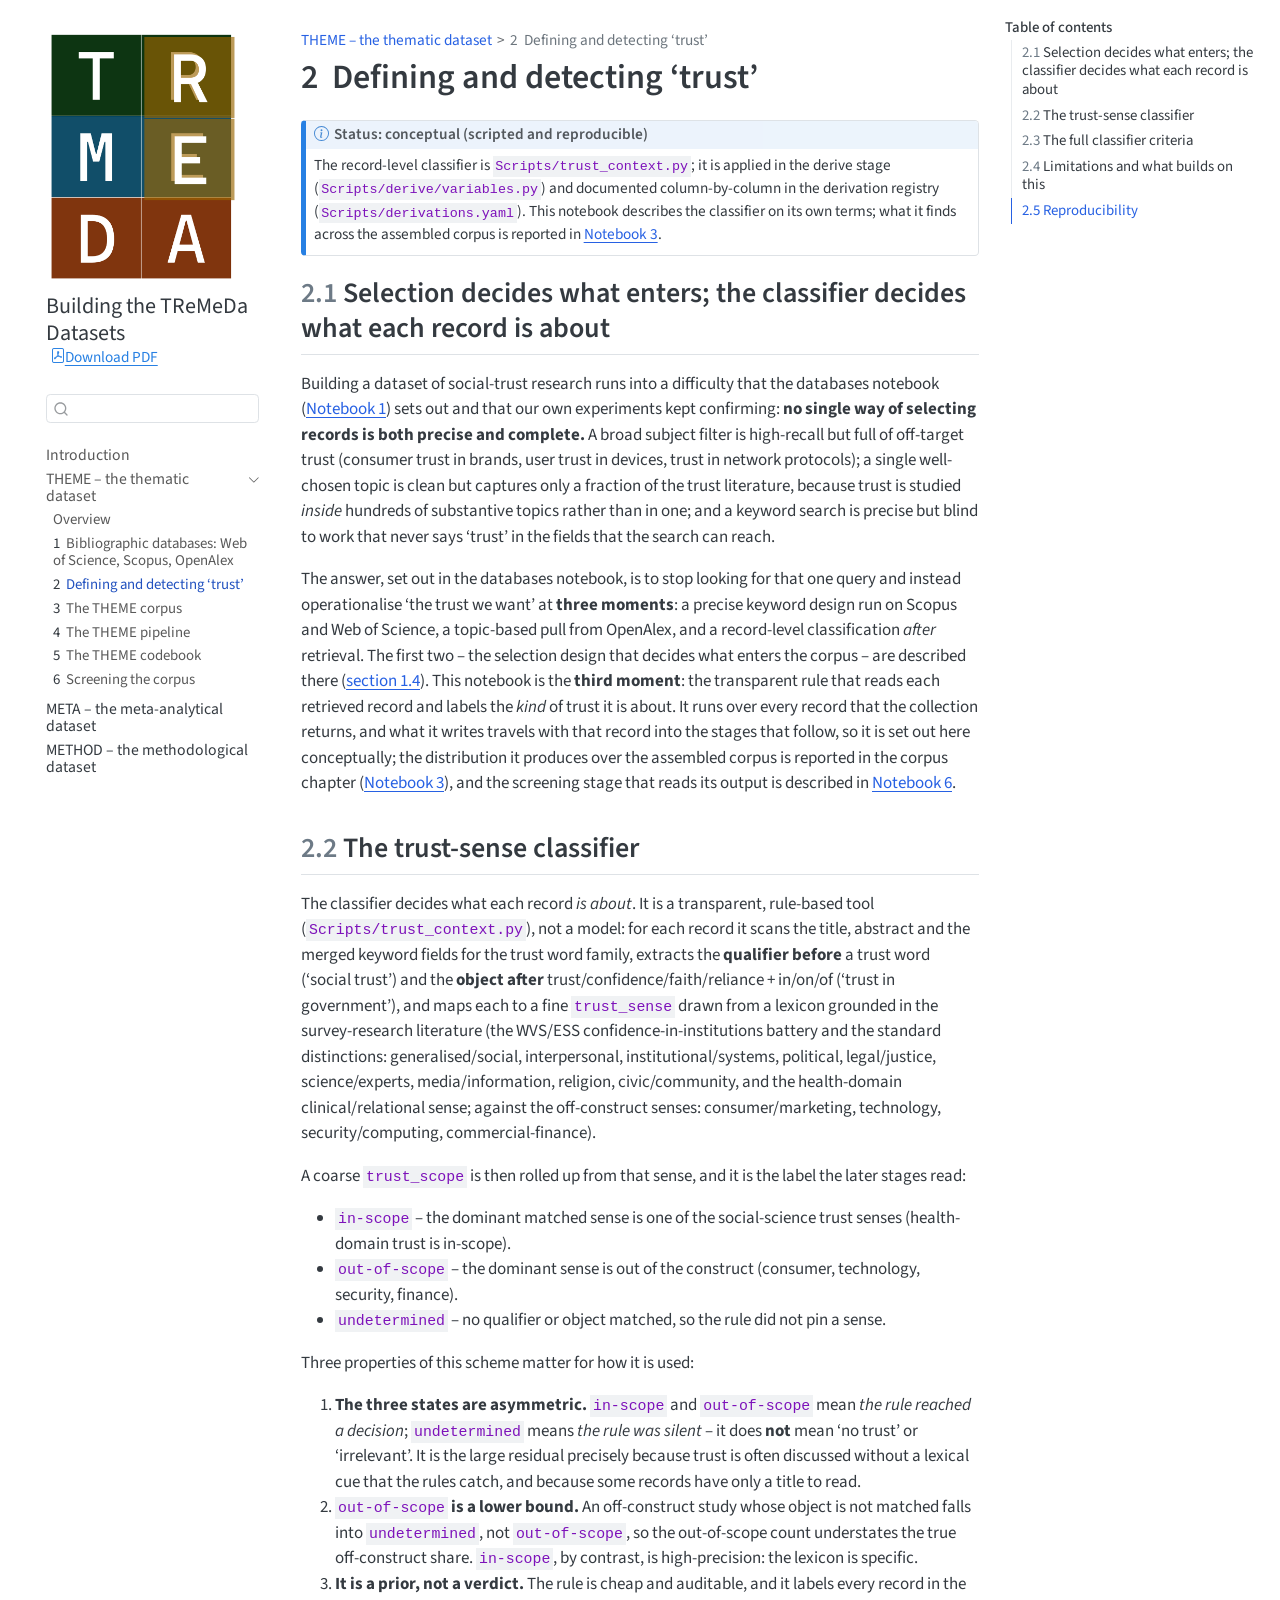
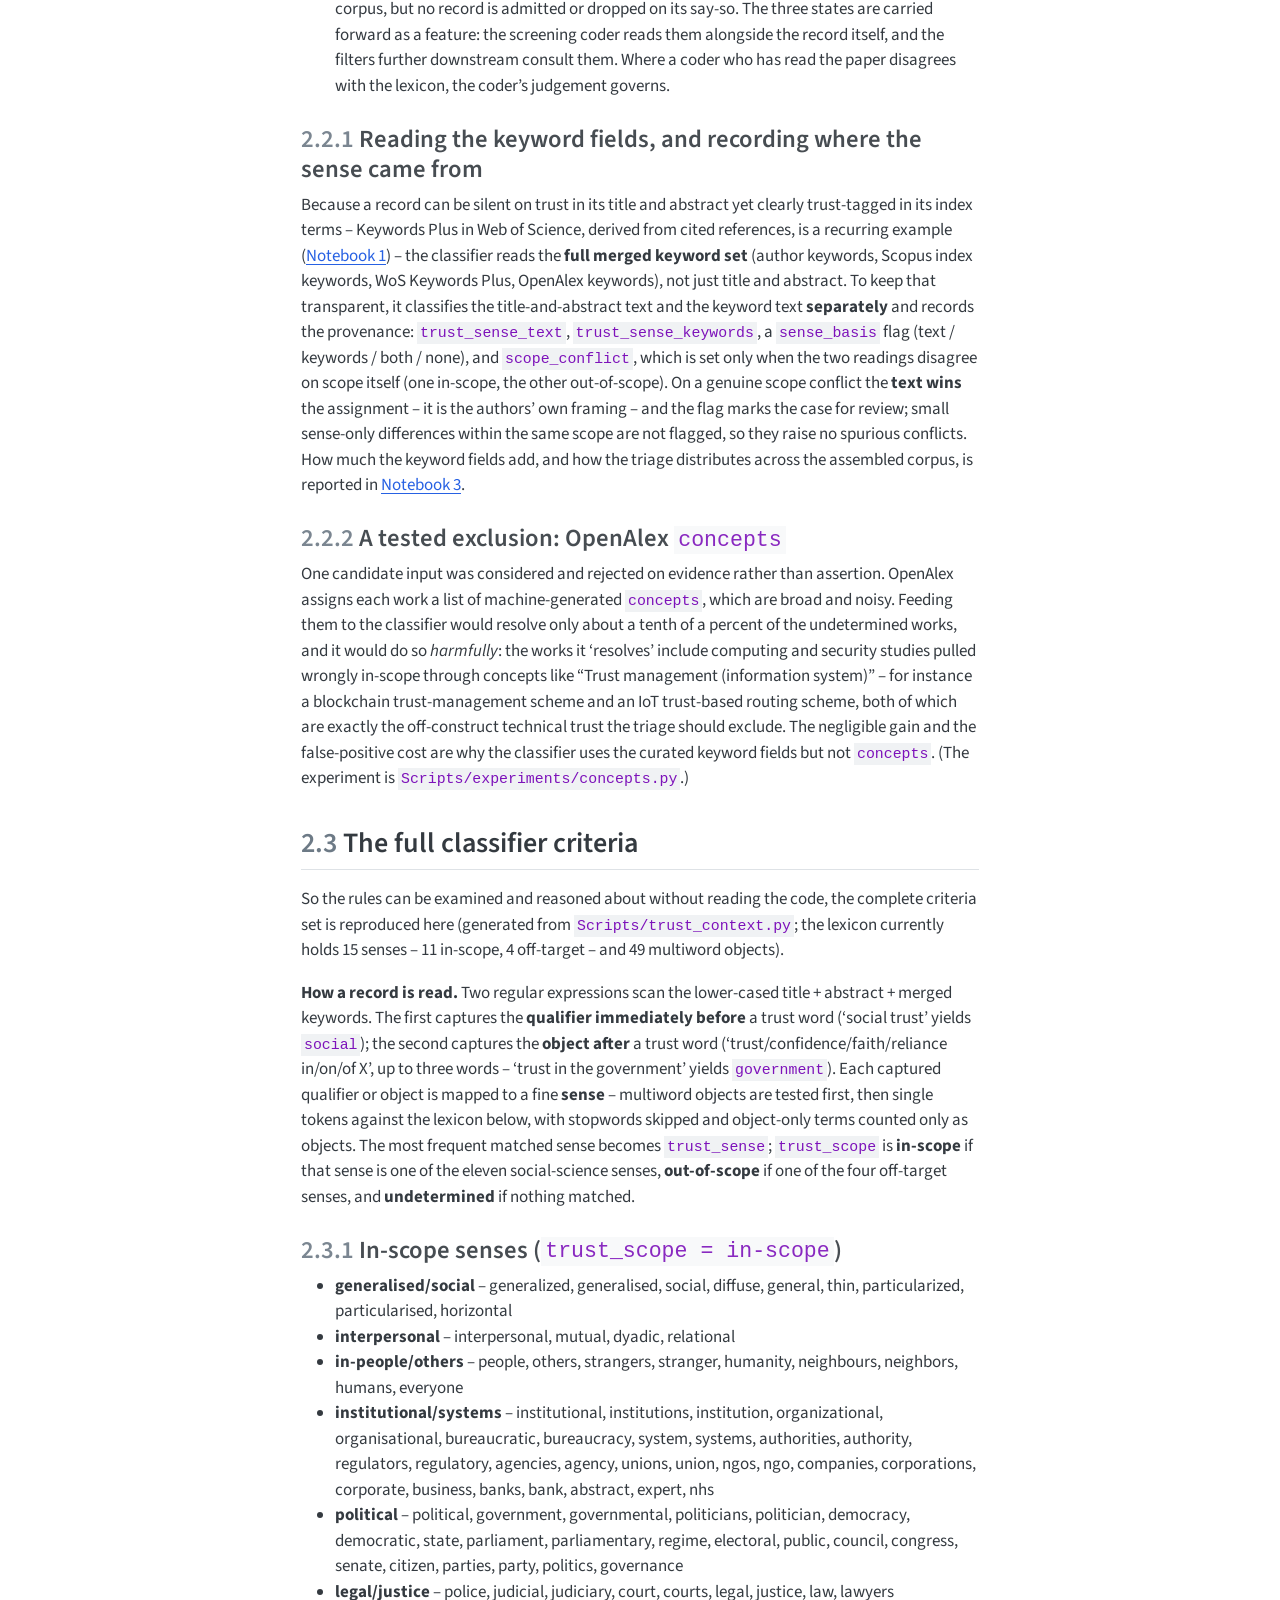
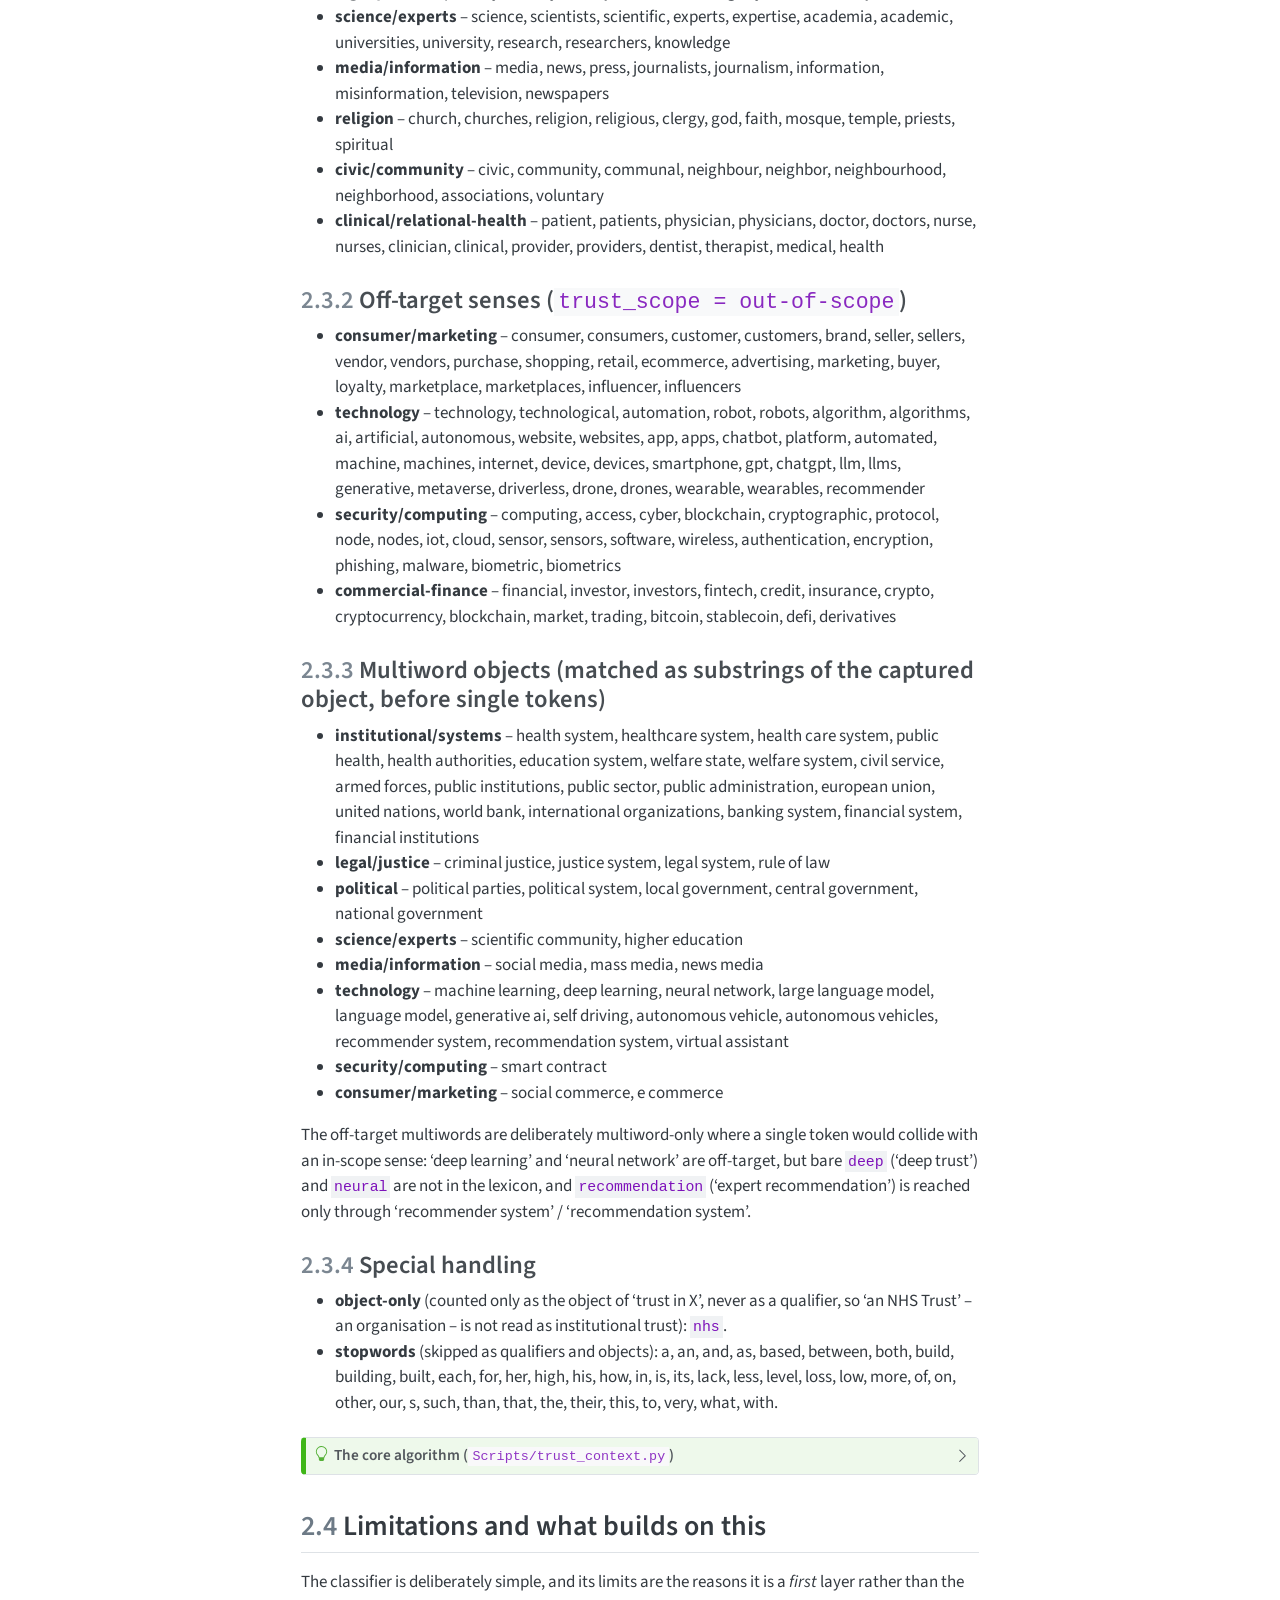
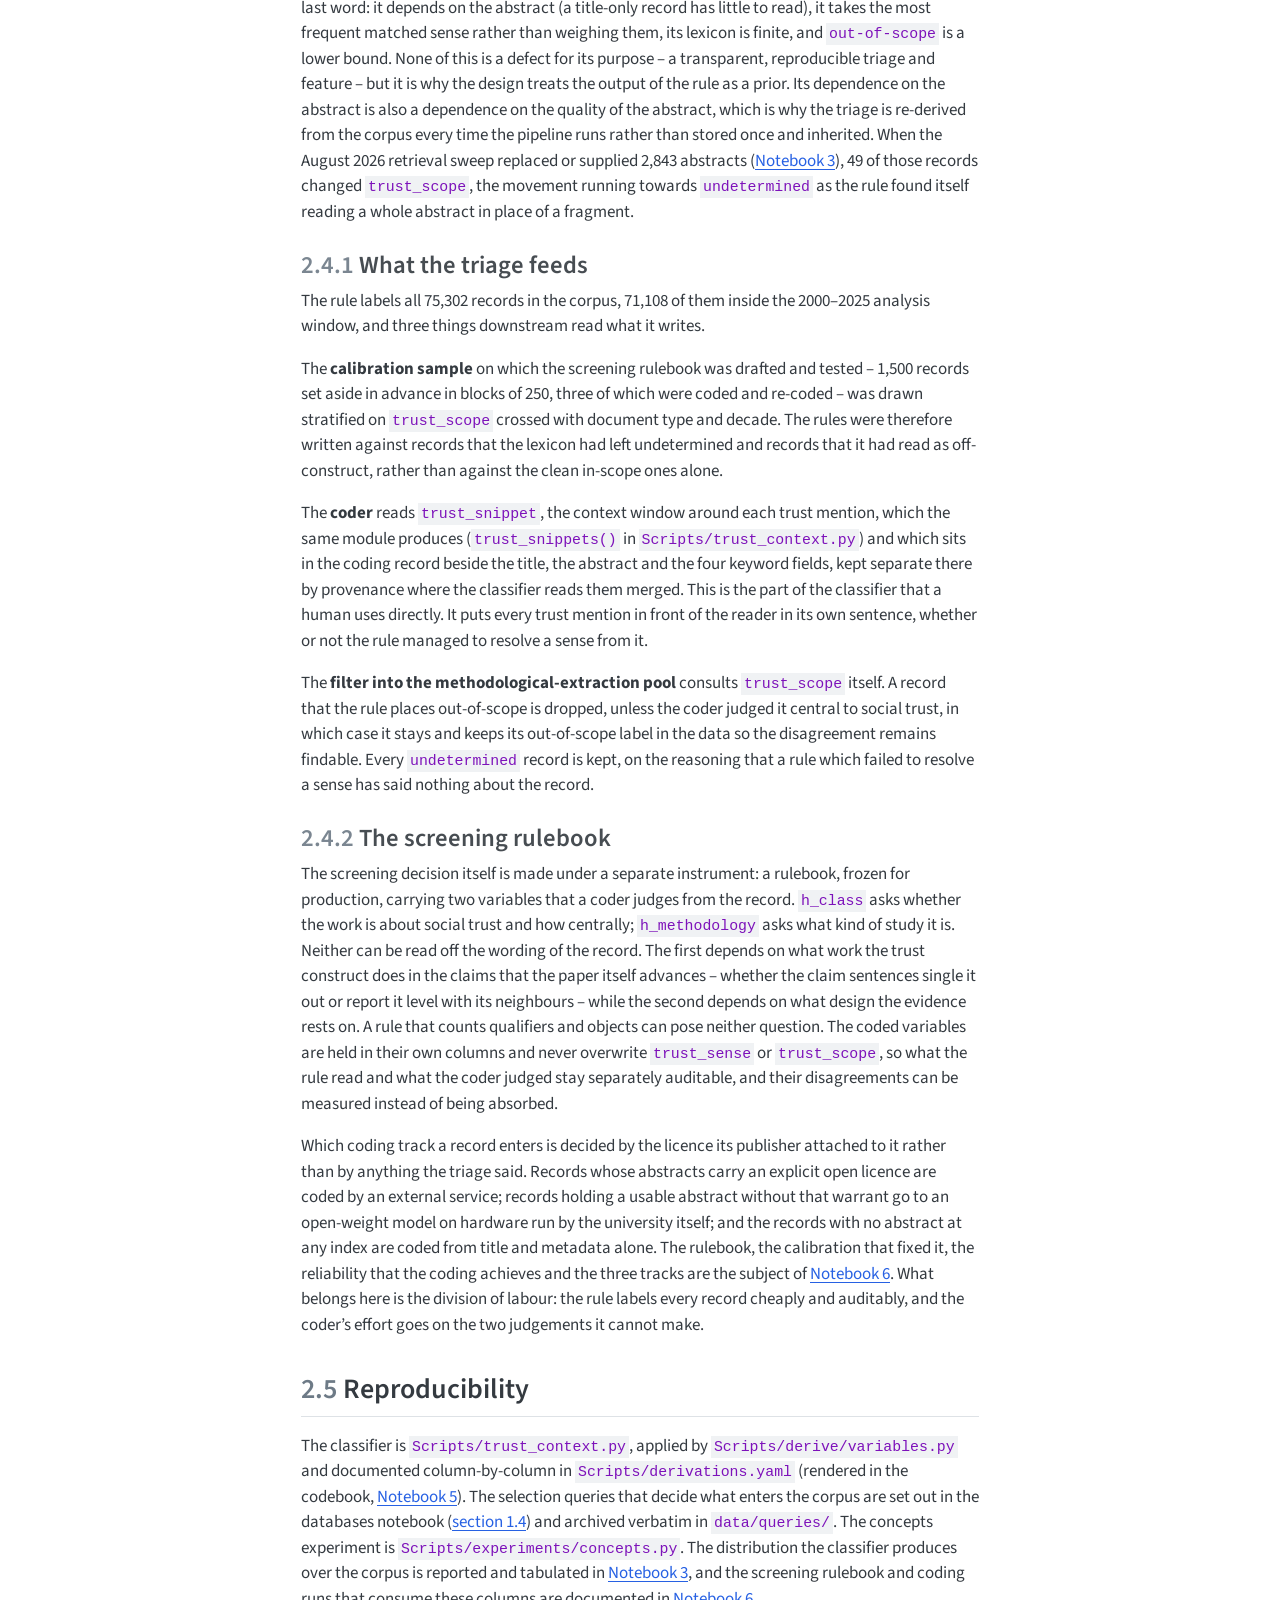
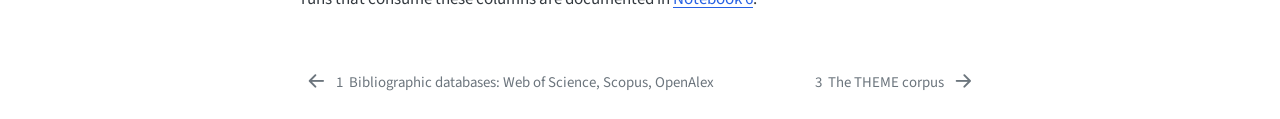
<file: theme/02-classifier.html>
<!DOCTYPE html>
<html xmlns="http://www.w3.org/1999/xhtml" lang="en" xml:lang="en"><head>

<meta charset="utf-8">
<meta name="generator" content="quarto-1.9.36">

<meta name="viewport" content="width=device-width, initial-scale=1.0, user-scalable=yes">


<title>2&nbsp; Defining and detecting ‘trust’ – Building the TReMeDa Datasets</title>
<style>
/* Default styles provided by pandoc.
** See https://pandoc.org/MANUAL.html#variables-for-html for config info.
*/
code{white-space: pre-wrap;}
span.smallcaps{font-variant: small-caps;}
div.columns{display: flex; gap: min(4vw, 1.5em);}
div.column{flex: auto; overflow-x: auto;}
div.hanging-indent{margin-left: 1.5em; text-indent: -1.5em;}
ul.task-list{list-style: none;}
ul.task-list li input[type="checkbox"] {
  width: 0.8em;
  margin: 0 0.8em 0.2em -1em; /* quarto-specific, see https://github.com/quarto-dev/quarto-cli/issues/4556 */ 
  vertical-align: middle;
}
/* CSS for syntax highlighting */
html { -webkit-text-size-adjust: 100%; }
pre > code.sourceCode { white-space: pre; position: relative; }
pre > code.sourceCode > span { display: inline-block; line-height: 1.25; }
pre > code.sourceCode > span:empty { height: 1.2em; }
.sourceCode { overflow: visible; }
code.sourceCode > span { color: inherit; text-decoration: inherit; }
div.sourceCode { margin: 1em 0; }
pre.sourceCode { margin: 0; }
@media screen {
div.sourceCode { overflow: auto; }
}
@media print {
pre > code.sourceCode { white-space: pre-wrap; }
pre > code.sourceCode > span { text-indent: -5em; padding-left: 5em; }
}
pre.numberSource code
  { counter-reset: source-line 0; }
pre.numberSource code > span
  { position: relative; left: -4em; counter-increment: source-line; }
pre.numberSource code > span > a:first-child::before
  { content: counter(source-line);
    position: relative; left: -1em; text-align: right; vertical-align: baseline;
    border: none; display: inline-block;
    -webkit-touch-callout: none; -webkit-user-select: none;
    -khtml-user-select: none; -moz-user-select: none;
    -ms-user-select: none; user-select: none;
    padding: 0 4px; width: 4em;
  }
pre.numberSource { margin-left: 3em;  padding-left: 4px; }
div.sourceCode
  {   }
@media screen {
pre > code.sourceCode > span > a:first-child::before { text-decoration: underline; }
}
</style>


<script src="../site_libs/quarto-nav/quarto-nav.js"></script>
<script src="../site_libs/quarto-nav/headroom.min.js"></script>
<script src="../site_libs/clipboard/clipboard.min.js"></script>
<script src="../site_libs/quarto-search/autocomplete.umd.js"></script>
<script src="../site_libs/quarto-search/fuse.min.js"></script>
<script src="../site_libs/quarto-search/quarto-search.js"></script>
<meta name="quarto:offset" content="../">
<link href="../theme/03-corpus.html" rel="next">
<link href="../theme/01-databases.html" rel="prev">
<script src="../site_libs/quarto-html/quarto.js" type="module"></script>
<script src="../site_libs/quarto-html/tabsets/tabsets.js" type="module"></script>
<script src="../site_libs/quarto-html/popper.min.js"></script>
<script src="../site_libs/quarto-html/tippy.umd.min.js"></script>
<script src="../site_libs/quarto-html/anchor.min.js"></script>
<link href="../site_libs/quarto-html/tippy.css" rel="stylesheet">
<link href="../site_libs/quarto-html/quarto-syntax-highlighting-845c23b38eaddc0f92fda52bfe77a8c8.css" rel="stylesheet" class="quarto-color-scheme" id="quarto-text-highlighting-styles">
<link href="../site_libs/quarto-html/quarto-syntax-highlighting-dark-f418161beb48e0141c760e455f12af2c.css" rel="stylesheet" class="quarto-color-scheme quarto-color-alternate" id="quarto-text-highlighting-styles">
<link href="../site_libs/quarto-html/quarto-syntax-highlighting-845c23b38eaddc0f92fda52bfe77a8c8.css" rel="stylesheet" class="quarto-color-scheme-extra" id="quarto-text-highlighting-styles">
<script src="../site_libs/bootstrap/bootstrap.min.js"></script>
<link href="../site_libs/bootstrap/bootstrap-icons.css" rel="stylesheet">
<link href="../site_libs/bootstrap/bootstrap-9e3e5b9121e68b3f077afb32f2c64d95.min.css" rel="stylesheet" append-hash="true" class="quarto-color-scheme" id="quarto-bootstrap" data-mode="light">
<link href="../site_libs/bootstrap/bootstrap-dark-9e3e5b9121e68b3f077afb32f2c64d95.min.css" rel="stylesheet" append-hash="true" class="quarto-color-scheme quarto-color-alternate" id="quarto-bootstrap" data-mode="light">
<link href="../site_libs/bootstrap/bootstrap-9e3e5b9121e68b3f077afb32f2c64d95.min.css" rel="stylesheet" append-hash="true" class="quarto-color-scheme-extra" id="quarto-bootstrap" data-mode="light">
<script id="quarto-search-options" type="application/json">{
  "location": "sidebar",
  "copy-button": false,
  "collapse-after": 3,
  "panel-placement": "start",
  "type": "textbox",
  "limit": 50,
  "keyboard-shortcut": [
    "f",
    "/",
    "s"
  ],
  "show-item-context": false,
  "language": {
    "search-no-results-text": "No results",
    "search-matching-documents-text": "matching documents",
    "search-copy-link-title": "Copy link to search",
    "search-hide-matches-text": "Hide additional matches",
    "search-more-match-text": "more match in this document",
    "search-more-matches-text": "more matches in this document",
    "search-clear-button-title": "Clear",
    "search-text-placeholder": "",
    "search-detached-cancel-button-title": "Cancel",
    "search-submit-button-title": "Submit",
    "search-label": "Search"
  }
}</script>


<link rel="stylesheet" href="../tremeda.css">
</head>

<body class="nav-sidebar floating quarto-light">

<div id="quarto-search-results"></div>
  <header id="quarto-header" class="headroom fixed-top">
  <nav class="quarto-secondary-nav">
    <div class="container-fluid d-flex">
      <button type="button" class="quarto-btn-toggle btn" data-bs-toggle="collapse" role="button" data-bs-target=".quarto-sidebar-collapse-item" aria-controls="quarto-sidebar" aria-expanded="false" aria-label="Toggle sidebar navigation" onclick="if (window.quartoToggleHeadroom) { window.quartoToggleHeadroom(); }">
        <i class="bi bi-layout-text-sidebar-reverse"></i>
      </button>
        <nav class="quarto-page-breadcrumbs" aria-label="breadcrumb"><ol class="breadcrumb"><li class="breadcrumb-item"><a href="../theme/00-overview.html">THEME – the thematic dataset</a></li><li class="breadcrumb-item"><a href="../theme/02-classifier.html"><span class="chapter-number">2</span>&nbsp; <span class="chapter-title">Defining and detecting ‘trust’</span></a></li></ol></nav>
        <a class="flex-grow-1" role="navigation" data-bs-toggle="collapse" data-bs-target=".quarto-sidebar-collapse-item" aria-controls="quarto-sidebar" aria-expanded="false" aria-label="Toggle sidebar navigation" onclick="if (window.quartoToggleHeadroom) { window.quartoToggleHeadroom(); }">      
        </a>
      <button type="button" class="btn quarto-search-button" aria-label="Search" onclick="window.quartoOpenSearch();">
        <i class="bi bi-search"></i>
      </button>
    </div>
  </nav>
</header>
<!-- content -->
<div id="quarto-content" class="quarto-container page-columns page-rows-contents page-layout-article">
<!-- sidebar -->
  <nav id="quarto-sidebar" class="sidebar collapse collapse-horizontal quarto-sidebar-collapse-item sidebar-navigation floating overflow-auto">
    <div class="pt-lg-2 mt-2 text-left sidebar-header sidebar-header-stacked">
      <a href="../index.html" class="sidebar-logo-link">
      <img src="../logo.png" alt="" class="sidebar-logo light-content py-0 d-lg-inline d-none">
      <img src="../logo.png" alt="" class="sidebar-logo dark-content py-0 d-lg-inline d-none">
      </a>
    <div class="sidebar-title mb-0 py-0">
      <a href="../">Building the TReMeDa Datasets</a> 
        <div class="sidebar-tools-main">
    <a href="../Building-the-TReMeDa-Datasets.pdf" title="Download PDF" class="quarto-navigation-tool px-1" aria-label="Download PDF"><i class="bi bi-file-pdf"></i></a>
</div>
    </div>
      </div>
        <div class="mt-2 flex-shrink-0 align-items-center">
        <div class="sidebar-search">
        <div id="quarto-search" class="" title="Search"></div>
        </div>
        </div>
    <div class="sidebar-menu-container"> 
    <ul class="list-unstyled mt-1">
        <li class="sidebar-item">
  <div class="sidebar-item-container"> 
  <a href="../index.html" class="sidebar-item-text sidebar-link">
 <span class="menu-text">Introduction</span></a>
  </div>
</li>
        <li class="sidebar-item sidebar-item-section">
      <div class="sidebar-item-container"> 
            <a class="sidebar-item-text sidebar-link text-start" data-bs-toggle="collapse" data-bs-target="#quarto-sidebar-section-1" role="navigation" aria-expanded="true">
 <span class="menu-text">THEME – the thematic dataset</span></a>
          <a class="sidebar-item-toggle text-start" data-bs-toggle="collapse" data-bs-target="#quarto-sidebar-section-1" role="navigation" aria-expanded="true" aria-label="Toggle section">
            <i class="bi bi-chevron-right ms-2"></i>
          </a> 
      </div>
      <ul id="quarto-sidebar-section-1" class="collapse list-unstyled sidebar-section depth1 show">  
          <li class="sidebar-item">
  <div class="sidebar-item-container"> 
  <a href="../theme/00-overview.html" class="sidebar-item-text sidebar-link">
 <span class="menu-text">Overview</span></a>
  </div>
</li>
          <li class="sidebar-item">
  <div class="sidebar-item-container"> 
  <a href="../theme/01-databases.html" class="sidebar-item-text sidebar-link">
 <span class="menu-text"><span class="chapter-number">1</span>&nbsp; <span class="chapter-title">Bibliographic databases: Web of Science, Scopus, OpenAlex</span></span></a>
  </div>
</li>
          <li class="sidebar-item">
  <div class="sidebar-item-container"> 
  <a href="../theme/02-classifier.html" class="sidebar-item-text sidebar-link active">
 <span class="menu-text"><span class="chapter-number">2</span>&nbsp; <span class="chapter-title">Defining and detecting ‘trust’</span></span></a>
  </div>
</li>
          <li class="sidebar-item">
  <div class="sidebar-item-container"> 
  <a href="../theme/03-corpus.html" class="sidebar-item-text sidebar-link">
 <span class="menu-text"><span class="chapter-number">3</span>&nbsp; <span class="chapter-title">The THEME corpus</span></span></a>
  </div>
</li>
          <li class="sidebar-item">
  <div class="sidebar-item-container"> 
  <a href="../theme/04-pipeline.html" class="sidebar-item-text sidebar-link">
 <span class="menu-text"><span class="chapter-number">4</span>&nbsp; <span class="chapter-title">The THEME pipeline</span></span></a>
  </div>
</li>
          <li class="sidebar-item">
  <div class="sidebar-item-container"> 
  <a href="../theme/05-codebook.html" class="sidebar-item-text sidebar-link">
 <span class="menu-text"><span class="chapter-number">5</span>&nbsp; <span class="chapter-title">The THEME codebook</span></span></a>
  </div>
</li>
          <li class="sidebar-item">
  <div class="sidebar-item-container"> 
  <a href="../theme/06-screening.html" class="sidebar-item-text sidebar-link">
 <span class="menu-text"><span class="chapter-number">6</span>&nbsp; <span class="chapter-title">Screening the corpus</span></span></a>
  </div>
</li>
      </ul>
  </li>
        <li class="sidebar-item sidebar-item-section">
      <span class="sidebar-item-text sidebar-link text-start">
 <span class="menu-text">META – the meta-analytical dataset</span></span>
  </li>
        <li class="sidebar-item sidebar-item-section">
      <span class="sidebar-item-text sidebar-link text-start">
 <span class="menu-text">METHOD – the methodological dataset</span></span>
  </li>
    </ul>
    </div>
</nav>
<div id="quarto-sidebar-glass" class="quarto-sidebar-collapse-item" data-bs-toggle="collapse" data-bs-target=".quarto-sidebar-collapse-item"></div>
<!-- margin-sidebar -->
    <div id="quarto-margin-sidebar" class="sidebar margin-sidebar">
        <nav id="TOC" role="doc-toc" class="toc-active">
    <h2 id="toc-title">Table of contents</h2>
   
  <ul>
  <li><a href="#selection-decides-what-enters-the-classifier-decides-what-each-record-is-about" id="toc-selection-decides-what-enters-the-classifier-decides-what-each-record-is-about" class="nav-link active" data-scroll-target="#selection-decides-what-enters-the-classifier-decides-what-each-record-is-about"><span class="header-section-number">2.1</span> Selection decides what enters; the classifier decides what each record is about</a></li>
  <li><a href="#the-trust-sense-classifier" id="toc-the-trust-sense-classifier" class="nav-link" data-scroll-target="#the-trust-sense-classifier"><span class="header-section-number">2.2</span> The trust-sense classifier</a>
  <ul class="collapse">
  <li><a href="#reading-the-keyword-fields-and-recording-where-the-sense-came-from" id="toc-reading-the-keyword-fields-and-recording-where-the-sense-came-from" class="nav-link" data-scroll-target="#reading-the-keyword-fields-and-recording-where-the-sense-came-from"><span class="header-section-number">2.2.1</span> Reading the keyword fields, and recording where the sense came from</a></li>
  <li><a href="#a-tested-exclusion-openalex-concepts" id="toc-a-tested-exclusion-openalex-concepts" class="nav-link" data-scroll-target="#a-tested-exclusion-openalex-concepts"><span class="header-section-number">2.2.2</span> A tested exclusion: OpenAlex <code>concepts</code></a></li>
  </ul></li>
  <li><a href="#sec-classifier-criteria" id="toc-sec-classifier-criteria" class="nav-link" data-scroll-target="#sec-classifier-criteria"><span class="header-section-number">2.3</span> The full classifier criteria</a>
  <ul class="collapse">
  <li><a href="#in-scope-senses-trust_scope-in-scope" id="toc-in-scope-senses-trust_scope-in-scope" class="nav-link" data-scroll-target="#in-scope-senses-trust_scope-in-scope"><span class="header-section-number">2.3.1</span> In-scope senses (<code>trust_scope = in-scope</code>)</a></li>
  <li><a href="#off-target-senses-trust_scope-out-of-scope" id="toc-off-target-senses-trust_scope-out-of-scope" class="nav-link" data-scroll-target="#off-target-senses-trust_scope-out-of-scope"><span class="header-section-number">2.3.2</span> Off-target senses (<code>trust_scope = out-of-scope</code>)</a></li>
  <li><a href="#multiword-objects-matched-as-substrings-of-the-captured-object-before-single-tokens" id="toc-multiword-objects-matched-as-substrings-of-the-captured-object-before-single-tokens" class="nav-link" data-scroll-target="#multiword-objects-matched-as-substrings-of-the-captured-object-before-single-tokens"><span class="header-section-number">2.3.3</span> Multiword objects (matched as substrings of the captured object, before single tokens)</a></li>
  <li><a href="#special-handling" id="toc-special-handling" class="nav-link" data-scroll-target="#special-handling"><span class="header-section-number">2.3.4</span> Special handling</a></li>
  </ul></li>
  <li><a href="#limitations-and-what-builds-on-this" id="toc-limitations-and-what-builds-on-this" class="nav-link" data-scroll-target="#limitations-and-what-builds-on-this"><span class="header-section-number">2.4</span> Limitations and what builds on this</a>
  <ul class="collapse">
  <li><a href="#what-the-triage-feeds" id="toc-what-the-triage-feeds" class="nav-link" data-scroll-target="#what-the-triage-feeds"><span class="header-section-number">2.4.1</span> What the triage feeds</a></li>
  <li><a href="#the-screening-rulebook" id="toc-the-screening-rulebook" class="nav-link" data-scroll-target="#the-screening-rulebook"><span class="header-section-number">2.4.2</span> The screening rulebook</a></li>
  </ul></li>
  <li><a href="#sec-classifier-repro" id="toc-sec-classifier-repro" class="nav-link" data-scroll-target="#sec-classifier-repro"><span class="header-section-number">2.5</span> Reproducibility</a></li>
  </ul>
</nav>
    </div>
<!-- main -->
<main class="content" id="quarto-document-content">

<header id="title-block-header" class="quarto-title-block default"><nav class="quarto-page-breadcrumbs quarto-title-breadcrumbs d-none d-lg-block" aria-label="breadcrumb"><ol class="breadcrumb"><li class="breadcrumb-item"><a href="../theme/00-overview.html">THEME – the thematic dataset</a></li><li class="breadcrumb-item"><a href="../theme/02-classifier.html"><span class="chapter-number">2</span>&nbsp; <span class="chapter-title">Defining and detecting ‘trust’</span></a></li></ol></nav>
<div class="quarto-title">
<h1 class="title"><span id="sec-theme-classifier" class="quarto-section-identifier"><span class="chapter-number">2</span>&nbsp; <span class="chapter-title">Defining and detecting ‘trust’</span></span></h1>
</div>



<div class="quarto-title-meta">

    
  
    
  </div>
  


</header>


<div class="callout callout-style-default callout-note callout-titled">
<div class="callout-header d-flex align-content-center">
<div class="callout-icon-container">
<i class="callout-icon"></i>
</div>
<div class="callout-title-container flex-fill">
<span class="screen-reader-only">Note</span>Status: conceptual (scripted and reproducible)
</div>
</div>
<div class="callout-body-container callout-body">
<p>The record-level classifier is <code>Scripts/trust_context.py</code>; it is applied in the derive stage (<code>Scripts/derive/variables.py</code>) and documented column-by-column in the derivation registry (<code>Scripts/derivations.yaml</code>). This notebook describes the classifier on its own terms; what it finds across the assembled corpus is reported in <a href="03-corpus.html" class="quarto-xref"><span>Notebook 3</span></a>.</p>
</div>
</div>
<section id="selection-decides-what-enters-the-classifier-decides-what-each-record-is-about" class="level2" data-number="2.1">
<h2 data-number="2.1" class="anchored" data-anchor-id="selection-decides-what-enters-the-classifier-decides-what-each-record-is-about"><span class="header-section-number">2.1</span> Selection decides what enters; the classifier decides what each record is about</h2>
<p>Building a dataset of social-trust research runs into a difficulty that the databases notebook (<a href="01-databases.html" class="quarto-xref"><span>Notebook 1</span></a>) sets out and that our own experiments kept confirming: <strong>no single way of selecting records is both precise and complete.</strong> A broad subject filter is high-recall but full of off-target trust (consumer trust in brands, user trust in devices, trust in network protocols); a single well-chosen topic is clean but captures only a fraction of the trust literature, because trust is studied <em>inside</em> hundreds of substantive topics rather than in one; and a keyword search is precise but blind to work that never says ‘trust’ in the fields that the search can reach.</p>
<p>The answer, set out in the databases notebook, is to stop looking for that one query and instead operationalise ‘the trust we want’ at <strong>three moments</strong>: a precise keyword design run on Scopus and Web of Science, a topic-based pull from OpenAlex, and a record-level classification <em>after</em> retrieval. The first two – the selection design that decides what enters the corpus – are described there (<a href="01-databases.html#sec-databases-selection" class="quarto-xref"><span>section 1.4</span></a>). This notebook is the <strong>third moment</strong>: the transparent rule that reads each retrieved record and labels the <em>kind</em> of trust it is about. It runs over every record that the collection returns, and what it writes travels with that record into the stages that follow, so it is set out here conceptually; the distribution it produces over the assembled corpus is reported in the corpus chapter (<a href="03-corpus.html" class="quarto-xref"><span>Notebook 3</span></a>), and the screening stage that reads its output is described in <a href="06-screening.html" class="quarto-xref"><span>Notebook 6</span></a>.</p>
</section>
<section id="the-trust-sense-classifier" class="level2" data-number="2.2">
<h2 data-number="2.2" class="anchored" data-anchor-id="the-trust-sense-classifier"><span class="header-section-number">2.2</span> The trust-sense classifier</h2>
<p>The classifier decides what each record <em>is about</em>. It is a transparent, rule-based tool (<code>Scripts/trust_context.py</code>), not a model: for each record it scans the title, abstract and the merged keyword fields for the trust word family, extracts the <strong>qualifier before</strong> a trust word (‘social trust’) and the <strong>object after</strong> trust/confidence/faith/reliance + in/on/of (‘trust in government’), and maps each to a fine <strong><code>trust_sense</code></strong> drawn from a lexicon grounded in the survey-research literature (the WVS/ESS confidence-in-institutions battery and the standard distinctions: generalised/social, interpersonal, institutional/systems, political, legal/justice, science/experts, media/information, religion, civic/community, and the health-domain clinical/relational sense; against the off-construct senses: consumer/marketing, technology, security/computing, commercial-finance).</p>
<p>A coarse <strong><code>trust_scope</code></strong> is then rolled up from that sense, and it is the label the later stages read:</p>
<ul>
<li><strong><code>in-scope</code></strong> – the dominant matched sense is one of the social-science trust senses (health-domain trust is in-scope).</li>
<li><strong><code>out-of-scope</code></strong> – the dominant sense is out of the construct (consumer, technology, security, finance).</li>
<li><strong><code>undetermined</code></strong> – no qualifier or object matched, so the rule did not pin a sense.</li>
</ul>
<p>Three properties of this scheme matter for how it is used:</p>
<ol type="1">
<li><strong>The three states are asymmetric.</strong> <code>in-scope</code> and <code>out-of-scope</code> mean <em>the rule reached a decision</em>; <code>undetermined</code> means <em>the rule was silent</em> – it does <strong>not</strong> mean ‘no trust’ or ‘irrelevant’. It is the large residual precisely because trust is often discussed without a lexical cue that the rules catch, and because some records have only a title to read.</li>
<li><strong><code>out-of-scope</code> is a lower bound.</strong> An off-construct study whose object is not matched falls into <code>undetermined</code>, not <code>out-of-scope</code>, so the out-of-scope count understates the true off-construct share. <code>in-scope</code>, by contrast, is high-precision: the lexicon is specific.</li>
<li><strong>It is a prior, not a verdict.</strong> The rule is cheap and auditable, and it labels every record in the corpus, but no record is admitted or dropped on its say-so. The three states are carried forward as a feature: the screening coder reads them alongside the record itself, and the filters further downstream consult them. Where a coder who has read the paper disagrees with the lexicon, the coder’s judgement governs.</li>
</ol>
<section id="reading-the-keyword-fields-and-recording-where-the-sense-came-from" class="level3" data-number="2.2.1">
<h3 data-number="2.2.1" class="anchored" data-anchor-id="reading-the-keyword-fields-and-recording-where-the-sense-came-from"><span class="header-section-number">2.2.1</span> Reading the keyword fields, and recording where the sense came from</h3>
<p>Because a record can be silent on trust in its title and abstract yet clearly trust-tagged in its index terms – Keywords Plus in Web of Science, derived from cited references, is a recurring example (<a href="01-databases.html" class="quarto-xref"><span>Notebook 1</span></a>) – the classifier reads the <strong>full merged keyword set</strong> (author keywords, Scopus index keywords, WoS Keywords Plus, OpenAlex keywords), not just title and abstract. To keep that transparent, it classifies the title-and-abstract text and the keyword text <strong>separately</strong> and records the provenance: <code>trust_sense_text</code>, <code>trust_sense_keywords</code>, a <code>sense_basis</code> flag (text / keywords / both / none), and <code>scope_conflict</code>, which is set only when the two readings disagree on scope itself (one in-scope, the other out-of-scope). On a genuine scope conflict the <strong>text wins</strong> the assignment – it is the authors’ own framing – and the flag marks the case for review; small sense-only differences within the same scope are not flagged, so they raise no spurious conflicts. How much the keyword fields add, and how the triage distributes across the assembled corpus, is reported in <a href="03-corpus.html" class="quarto-xref"><span>Notebook 3</span></a>.</p>
</section>
<section id="a-tested-exclusion-openalex-concepts" class="level3" data-number="2.2.2">
<h3 data-number="2.2.2" class="anchored" data-anchor-id="a-tested-exclusion-openalex-concepts"><span class="header-section-number">2.2.2</span> A tested exclusion: OpenAlex <code>concepts</code></h3>
<p>One candidate input was considered and rejected on evidence rather than assertion. OpenAlex assigns each work a list of machine-generated <strong><code>concepts</code></strong>, which are broad and noisy. Feeding them to the classifier would resolve only about a tenth of a percent of the undetermined works, and it would do so <em>harmfully</em>: the works it ‘resolves’ include computing and security studies pulled wrongly in-scope through concepts like “Trust management (information system)” – for instance a blockchain trust-management scheme and an IoT trust-based routing scheme, both of which are exactly the off-construct technical trust the triage should exclude. The negligible gain and the false-positive cost are why the classifier uses the curated keyword fields but not <code>concepts</code>. (The experiment is <code>Scripts/experiments/concepts.py</code>.)</p>
</section>
</section>
<section id="sec-classifier-criteria" class="level2" data-number="2.3">
<h2 data-number="2.3" class="anchored" data-anchor-id="sec-classifier-criteria"><span class="header-section-number">2.3</span> The full classifier criteria</h2>
<p>So the rules can be examined and reasoned about without reading the code, the complete criteria set is reproduced here (generated from <code>Scripts/trust_context.py</code>; the lexicon currently holds 15 senses – 11 in-scope, 4 off-target – and 49 multiword objects).</p>
<p><strong>How a record is read.</strong> Two regular expressions scan the lower-cased title + abstract + merged keywords. The first captures the <strong>qualifier immediately before</strong> a trust word (‘social trust’ yields <code>social</code>); the second captures the <strong>object after</strong> a trust word (‘trust/confidence/faith/reliance in/on/of X’, up to three words – ‘trust in the government’ yields <code>government</code>). Each captured qualifier or object is mapped to a fine <strong>sense</strong> – multiword objects are tested first, then single tokens against the lexicon below, with stopwords skipped and object-only terms counted only as objects. The most frequent matched sense becomes <code>trust_sense</code>; <code>trust_scope</code> is <strong>in-scope</strong> if that sense is one of the eleven social-science senses, <strong>out-of-scope</strong> if one of the four off-target senses, and <strong>undetermined</strong> if nothing matched.</p>
<section id="in-scope-senses-trust_scope-in-scope" class="level3" data-number="2.3.1">
<h3 data-number="2.3.1" class="anchored" data-anchor-id="in-scope-senses-trust_scope-in-scope"><span class="header-section-number">2.3.1</span> In-scope senses (<code>trust_scope = in-scope</code>)</h3>
<ul>
<li><strong>generalised/social</strong> – generalized, generalised, social, diffuse, general, thin, particularized, particularised, horizontal</li>
<li><strong>interpersonal</strong> – interpersonal, mutual, dyadic, relational</li>
<li><strong>in-people/others</strong> – people, others, strangers, stranger, humanity, neighbours, neighbors, humans, everyone</li>
<li><strong>institutional/systems</strong> – institutional, institutions, institution, organizational, organisational, bureaucratic, bureaucracy, system, systems, authorities, authority, regulators, regulatory, agencies, agency, unions, union, ngos, ngo, companies, corporations, corporate, business, banks, bank, abstract, expert, nhs</li>
<li><strong>political</strong> – political, government, governmental, politicians, politician, democracy, democratic, state, parliament, parliamentary, regime, electoral, public, council, congress, senate, citizen, parties, party, politics, governance</li>
<li><strong>legal/justice</strong> – police, judicial, judiciary, court, courts, legal, justice, law, lawyers</li>
<li><strong>science/experts</strong> – science, scientists, scientific, experts, expertise, academia, academic, universities, university, research, researchers, knowledge</li>
<li><strong>media/information</strong> – media, news, press, journalists, journalism, information, misinformation, television, newspapers</li>
<li><strong>religion</strong> – church, churches, religion, religious, clergy, god, faith, mosque, temple, priests, spiritual</li>
<li><strong>civic/community</strong> – civic, community, communal, neighbour, neighbor, neighbourhood, neighborhood, associations, voluntary</li>
<li><strong>clinical/relational-health</strong> – patient, patients, physician, physicians, doctor, doctors, nurse, nurses, clinician, clinical, provider, providers, dentist, therapist, medical, health</li>
</ul>
</section>
<section id="off-target-senses-trust_scope-out-of-scope" class="level3" data-number="2.3.2">
<h3 data-number="2.3.2" class="anchored" data-anchor-id="off-target-senses-trust_scope-out-of-scope"><span class="header-section-number">2.3.2</span> Off-target senses (<code>trust_scope = out-of-scope</code>)</h3>
<ul>
<li><strong>consumer/marketing</strong> – consumer, consumers, customer, customers, brand, seller, sellers, vendor, vendors, purchase, shopping, retail, ecommerce, advertising, marketing, buyer, loyalty, marketplace, marketplaces, influencer, influencers</li>
<li><strong>technology</strong> – technology, technological, automation, robot, robots, algorithm, algorithms, ai, artificial, autonomous, website, websites, app, apps, chatbot, platform, automated, machine, machines, internet, device, devices, smartphone, gpt, chatgpt, llm, llms, generative, metaverse, driverless, drone, drones, wearable, wearables, recommender</li>
<li><strong>security/computing</strong> – computing, access, cyber, blockchain, cryptographic, protocol, node, nodes, iot, cloud, sensor, sensors, software, wireless, authentication, encryption, phishing, malware, biometric, biometrics</li>
<li><strong>commercial-finance</strong> – financial, investor, investors, fintech, credit, insurance, crypto, cryptocurrency, blockchain, market, trading, bitcoin, stablecoin, defi, derivatives</li>
</ul>
</section>
<section id="multiword-objects-matched-as-substrings-of-the-captured-object-before-single-tokens" class="level3" data-number="2.3.3">
<h3 data-number="2.3.3" class="anchored" data-anchor-id="multiword-objects-matched-as-substrings-of-the-captured-object-before-single-tokens"><span class="header-section-number">2.3.3</span> Multiword objects (matched as substrings of the captured object, before single tokens)</h3>
<ul>
<li><strong>institutional/systems</strong> – health system, healthcare system, health care system, public health, health authorities, education system, welfare state, welfare system, civil service, armed forces, public institutions, public sector, public administration, european union, united nations, world bank, international organizations, banking system, financial system, financial institutions</li>
<li><strong>legal/justice</strong> – criminal justice, justice system, legal system, rule of law</li>
<li><strong>political</strong> – political parties, political system, local government, central government, national government</li>
<li><strong>science/experts</strong> – scientific community, higher education</li>
<li><strong>media/information</strong> – social media, mass media, news media</li>
<li><strong>technology</strong> – machine learning, deep learning, neural network, large language model, language model, generative ai, self driving, autonomous vehicle, autonomous vehicles, recommender system, recommendation system, virtual assistant</li>
<li><strong>security/computing</strong> – smart contract</li>
<li><strong>consumer/marketing</strong> – social commerce, e commerce</li>
</ul>
<p>The off-target multiwords are deliberately multiword-only where a single token would collide with an in-scope sense: ‘deep learning’ and ‘neural network’ are off-target, but bare <code>deep</code> (‘deep trust’) and <code>neural</code> are not in the lexicon, and <code>recommendation</code> (‘expert recommendation’) is reached only through ‘recommender system’ / ‘recommendation system’.</p>
</section>
<section id="special-handling" class="level3" data-number="2.3.4">
<h3 data-number="2.3.4" class="anchored" data-anchor-id="special-handling"><span class="header-section-number">2.3.4</span> Special handling</h3>
<ul>
<li><strong>object-only</strong> (counted only as the object of ‘trust in X’, never as a qualifier, so ‘an NHS Trust’ – an organisation – is not read as institutional trust): <code>nhs</code>.</li>
<li><strong>stopwords</strong> (skipped as qualifiers and objects): a, an, and, as, based, between, both, build, building, built, each, for, her, high, his, how, in, is, its, lack, less, level, loss, low, more, of, on, other, our, s, such, than, that, the, their, this, to, very, what, with.</li>
</ul>
<div class="callout callout-style-default callout-tip callout-titled">
<div class="callout-header d-flex align-content-center collapsed" data-bs-toggle="collapse" data-bs-target=".callout-2-contents" aria-controls="callout-2" aria-expanded="false" aria-label="Toggle callout">
<div class="callout-icon-container">
<i class="callout-icon"></i>
</div>
<div class="callout-title-container flex-fill">
<span class="screen-reader-only">Tip</span>The core algorithm (<code>Scripts/trust_context.py</code>)
</div>
<div class="callout-btn-toggle d-inline-block border-0 py-1 ps-1 pe-0 float-end"><i class="callout-toggle"></i></div>
</div>
<div id="callout-2" class="callout-2-contents callout-collapse collapse">
<div class="callout-body-container callout-body">
<div class="code-copy-outer-scaffold"><div class="sourceCode" id="cb1"><pre class="sourceCode python code-with-copy"><code class="sourceCode python"><span id="cb1-1"><a href="#cb1-1" aria-hidden="true" tabindex="-1"></a><span class="co"># qualifier directly before a trust word ("social trust" -&gt; "social")</span></span>
<span id="cb1-2"><a href="#cb1-2" aria-hidden="true" tabindex="-1"></a>MODIFIER <span class="op">=</span> re.<span class="bu">compile</span>(<span class="vs">r"</span><span class="dv">\b</span><span class="kw">(</span><span class="pp">[a-z]</span><span class="op">+</span><span class="kw">)</span><span class="dv">\s</span><span class="op">+</span>(?:<span class="vs">dis</span><span class="cf">|</span><span class="vs">mis</span><span class="cf">|</span><span class="vs">un</span>)<span class="op">?</span><span class="vs">trust</span>(?:<span class="vs">worthy</span><span class="cf">|</span><span class="vs">worthiness</span><span class="cf">|</span><span class="vs">ed</span><span class="cf">|</span><span class="vs">ing</span><span class="cf">|</span><span class="vs">s</span>)<span class="op">?</span><span class="dv">\b</span><span class="vs">"</span>, re.I)</span>
<span id="cb1-3"><a href="#cb1-3" aria-hidden="true" tabindex="-1"></a><span class="co"># object after trust/confidence/faith/reliance/belief in|on|towards|of  (up to 3 words)</span></span>
<span id="cb1-4"><a href="#cb1-4" aria-hidden="true" tabindex="-1"></a>OBJ <span class="op">=</span> re.<span class="bu">compile</span>(<span class="vs">r"</span><span class="dv">\b</span>(?:(?:<span class="vs">dis</span><span class="cf">|</span><span class="vs">mis</span><span class="cf">|</span><span class="vs">un</span>)<span class="op">?</span><span class="vs">trust</span>(?:<span class="vs">ed</span><span class="cf">|</span><span class="vs">ing</span><span class="cf">|</span><span class="vs">s</span>)<span class="op">?</span><span class="cf">|</span><span class="vs">confidence</span><span class="cf">|</span><span class="vs">faith</span><span class="cf">|</span><span class="vs">reliance</span><span class="cf">|</span><span class="vs">belief</span>)<span class="vs">"</span></span>
<span id="cb1-5"><a href="#cb1-5" aria-hidden="true" tabindex="-1"></a>                 <span class="vs">r"</span><span class="dv">\s</span><span class="op">+</span>(?:<span class="vs">in</span><span class="cf">|</span><span class="vs">on</span><span class="cf">|</span><span class="vs">towards</span><span class="op">?</span><span class="cf">|</span><span class="vs">of</span>)<span class="dv">\s</span><span class="op">+</span>(?:<span class="vs">the</span><span class="dv">\s</span><span class="op">+</span><span class="cf">|</span><span class="vs">their</span><span class="dv">\s</span><span class="op">+</span><span class="cf">|</span><span class="vs">our</span><span class="dv">\s</span><span class="op">+</span><span class="cf">|</span><span class="vs">a</span><span class="dv">\s</span><span class="op">+</span><span class="cf">|</span><span class="vs">an</span><span class="dv">\s</span><span class="op">+</span><span class="cf">|</span><span class="vs">its</span><span class="dv">\s</span><span class="op">+</span>)<span class="op">?</span><span class="vs">"</span></span>
<span id="cb1-6"><a href="#cb1-6" aria-hidden="true" tabindex="-1"></a>                 <span class="vs">r"</span><span class="kw">(</span><span class="pp">[a-z]</span><span class="op">+</span>(?:<span class="dv">\s</span><span class="op">+</span><span class="pp">[a-z]</span><span class="op">+</span>)<span class="op">{0,2}</span><span class="kw">)</span><span class="vs">"</span>, re.I)</span>
<span id="cb1-7"><a href="#cb1-7" aria-hidden="true" tabindex="-1"></a></span>
<span id="cb1-8"><a href="#cb1-8" aria-hidden="true" tabindex="-1"></a><span class="kw">def</span> sense_of(phrase):</span>
<span id="cb1-9"><a href="#cb1-9" aria-hidden="true" tabindex="-1"></a>    <span class="cf">for</span> mw, s <span class="kw">in</span> MULTIWORD.items():        <span class="co"># multiword objects win</span></span>
<span id="cb1-10"><a href="#cb1-10" aria-hidden="true" tabindex="-1"></a>        <span class="cf">if</span> mw <span class="kw">in</span> phrase:</span>
<span id="cb1-11"><a href="#cb1-11" aria-hidden="true" tabindex="-1"></a>            <span class="cf">return</span> s</span>
<span id="cb1-12"><a href="#cb1-12" aria-hidden="true" tabindex="-1"></a>    <span class="cf">for</span> tok <span class="kw">in</span> phrase.split():             <span class="co"># else first single token in the lexicon</span></span>
<span id="cb1-13"><a href="#cb1-13" aria-hidden="true" tabindex="-1"></a>        <span class="cf">if</span> tok <span class="kw">in</span> KW2SENSE:</span>
<span id="cb1-14"><a href="#cb1-14" aria-hidden="true" tabindex="-1"></a>            <span class="cf">return</span> KW2SENSE[tok]</span>
<span id="cb1-15"><a href="#cb1-15" aria-hidden="true" tabindex="-1"></a>    <span class="cf">return</span> <span class="va">None</span></span>
<span id="cb1-16"><a href="#cb1-16" aria-hidden="true" tabindex="-1"></a></span>
<span id="cb1-17"><a href="#cb1-17" aria-hidden="true" tabindex="-1"></a><span class="kw">def</span> classify(text):</span>
<span id="cb1-18"><a href="#cb1-18" aria-hidden="true" tabindex="-1"></a>    t <span class="op">=</span> <span class="bu">str</span>(text).lower()</span>
<span id="cb1-19"><a href="#cb1-19" aria-hidden="true" tabindex="-1"></a>    mods <span class="op">=</span> [m.group(<span class="dv">1</span>).strip() <span class="cf">for</span> m <span class="kw">in</span> MODIFIER.finditer(t)]</span>
<span id="cb1-20"><a href="#cb1-20" aria-hidden="true" tabindex="-1"></a>    objs <span class="op">=</span> [m.group(<span class="dv">1</span>).strip() <span class="cf">for</span> m <span class="kw">in</span> OBJ.finditer(t)]</span>
<span id="cb1-21"><a href="#cb1-21" aria-hidden="true" tabindex="-1"></a>    hits, kept <span class="op">=</span> Counter(), []</span>
<span id="cb1-22"><a href="#cb1-22" aria-hidden="true" tabindex="-1"></a>    <span class="cf">for</span> p <span class="kw">in</span> mods:                          <span class="co"># qualifier before trust ("social trust")</span></span>
<span id="cb1-23"><a href="#cb1-23" aria-hidden="true" tabindex="-1"></a>        <span class="cf">if</span> p <span class="kw">in</span> STOP <span class="kw">or</span> p <span class="kw">in</span> OBJECT_ONLY:</span>
<span id="cb1-24"><a href="#cb1-24" aria-hidden="true" tabindex="-1"></a>            <span class="cf">continue</span></span>
<span id="cb1-25"><a href="#cb1-25" aria-hidden="true" tabindex="-1"></a>        s <span class="op">=</span> sense_of(p)</span>
<span id="cb1-26"><a href="#cb1-26" aria-hidden="true" tabindex="-1"></a>        <span class="cf">if</span> s: hits[s] <span class="op">+=</span> <span class="dv">1</span><span class="op">;</span> kept.append(p)</span>
<span id="cb1-27"><a href="#cb1-27" aria-hidden="true" tabindex="-1"></a>    <span class="cf">for</span> p <span class="kw">in</span> objs:                          <span class="co"># object after "trust/confidence in X"</span></span>
<span id="cb1-28"><a href="#cb1-28" aria-hidden="true" tabindex="-1"></a>        <span class="cf">if</span> p <span class="kw">in</span> STOP:</span>
<span id="cb1-29"><a href="#cb1-29" aria-hidden="true" tabindex="-1"></a>            <span class="cf">continue</span></span>
<span id="cb1-30"><a href="#cb1-30" aria-hidden="true" tabindex="-1"></a>        s <span class="op">=</span> sense_of(p)</span>
<span id="cb1-31"><a href="#cb1-31" aria-hidden="true" tabindex="-1"></a>        <span class="cf">if</span> s: hits[s] <span class="op">+=</span> <span class="dv">1</span><span class="op">;</span> kept.append(p)</span>
<span id="cb1-32"><a href="#cb1-32" aria-hidden="true" tabindex="-1"></a>    <span class="cf">return</span> (hits.most_common(<span class="dv">1</span>)[<span class="dv">0</span>][<span class="dv">0</span>] <span class="cf">if</span> hits <span class="cf">else</span> <span class="st">"unspecified"</span>), kept</span></code></pre></div><button title="Copy to Clipboard" class="code-copy-button"><i class="bi"></i></button></div>
</div>
</div>
</div>
</section>
</section>
<section id="limitations-and-what-builds-on-this" class="level2" data-number="2.4">
<h2 data-number="2.4" class="anchored" data-anchor-id="limitations-and-what-builds-on-this"><span class="header-section-number">2.4</span> Limitations and what builds on this</h2>
<p>The classifier is deliberately simple, and its limits are the reasons it is a <em>first</em> layer rather than the last word: it depends on the abstract (a title-only record has little to read), it takes the most frequent matched sense rather than weighing them, its lexicon is finite, and <code>out-of-scope</code> is a lower bound. None of this is a defect for its purpose – a transparent, reproducible triage and feature – but it is why the design treats the output of the rule as a prior. Its dependence on the abstract is also a dependence on the quality of the abstract, which is why the triage is re-derived from the corpus every time the pipeline runs rather than stored once and inherited. When the August 2026 retrieval sweep replaced or supplied 2,843 abstracts (<a href="03-corpus.html" class="quarto-xref"><span>Notebook 3</span></a>), 49 of those records changed <code>trust_scope</code>, the movement running towards <code>undetermined</code> as the rule found itself reading a whole abstract in place of a fragment.</p>
<section id="what-the-triage-feeds" class="level3" data-number="2.4.1">
<h3 data-number="2.4.1" class="anchored" data-anchor-id="what-the-triage-feeds"><span class="header-section-number">2.4.1</span> What the triage feeds</h3>
<p>The rule labels all 75,302 records in the corpus, 71,108 of them inside the 2000–2025 analysis window, and three things downstream read what it writes.</p>
<p>The <strong>calibration sample</strong> on which the screening rulebook was drafted and tested – 1,500 records set aside in advance in blocks of 250, three of which were coded and re-coded – was drawn stratified on <code>trust_scope</code> crossed with document type and decade. The rules were therefore written against records that the lexicon had left undetermined and records that it had read as off-construct, rather than against the clean in-scope ones alone.</p>
<p>The <strong>coder</strong> reads <code>trust_snippet</code>, the context window around each trust mention, which the same module produces (<code>trust_snippets()</code> in <code>Scripts/trust_context.py</code>) and which sits in the coding record beside the title, the abstract and the four keyword fields, kept separate there by provenance where the classifier reads them merged. This is the part of the classifier that a human uses directly. It puts every trust mention in front of the reader in its own sentence, whether or not the rule managed to resolve a sense from it.</p>
<p>The <strong>filter into the methodological-extraction pool</strong> consults <code>trust_scope</code> itself. A record that the rule places out-of-scope is dropped, unless the coder judged it central to social trust, in which case it stays and keeps its out-of-scope label in the data so the disagreement remains findable. Every <code>undetermined</code> record is kept, on the reasoning that a rule which failed to resolve a sense has said nothing about the record.</p>
</section>
<section id="the-screening-rulebook" class="level3" data-number="2.4.2">
<h3 data-number="2.4.2" class="anchored" data-anchor-id="the-screening-rulebook"><span class="header-section-number">2.4.2</span> The screening rulebook</h3>
<p>The screening decision itself is made under a separate instrument: a rulebook, frozen for production, carrying two variables that a coder judges from the record. <strong><code>h_class</code></strong> asks whether the work is about social trust and how centrally; <strong><code>h_methodology</code></strong> asks what kind of study it is. Neither can be read off the wording of the record. The first depends on what work the trust construct does in the claims that the paper itself advances – whether the claim sentences single it out or report it level with its neighbours – while the second depends on what design the evidence rests on. A rule that counts qualifiers and objects can pose neither question. The coded variables are held in their own columns and never overwrite <code>trust_sense</code> or <code>trust_scope</code>, so what the rule read and what the coder judged stay separately auditable, and their disagreements can be measured instead of being absorbed.</p>
<p>Which coding track a record enters is decided by the licence its publisher attached to it rather than by anything the triage said. Records whose abstracts carry an explicit open licence are coded by an external service; records holding a usable abstract without that warrant go to an open-weight model on hardware run by the university itself; and the records with no abstract at any index are coded from title and metadata alone. The rulebook, the calibration that fixed it, the reliability that the coding achieves and the three tracks are the subject of <a href="06-screening.html" class="quarto-xref"><span>Notebook 6</span></a>. What belongs here is the division of labour: the rule labels every record cheaply and auditably, and the coder’s effort goes on the two judgements it cannot make.</p>
</section>
</section>
<section id="sec-classifier-repro" class="level2" data-number="2.5">
<h2 data-number="2.5" class="anchored" data-anchor-id="sec-classifier-repro"><span class="header-section-number">2.5</span> Reproducibility</h2>
<p>The classifier is <code>Scripts/trust_context.py</code>, applied by <code>Scripts/derive/variables.py</code> and documented column-by-column in <code>Scripts/derivations.yaml</code> (rendered in the codebook, <a href="05-codebook.html" class="quarto-xref"><span>Notebook 5</span></a>). The selection queries that decide what enters the corpus are set out in the databases notebook (<a href="01-databases.html#sec-databases-selection" class="quarto-xref"><span>section 1.4</span></a>) and archived verbatim in <code>data/queries/</code>. The concepts experiment is <code>Scripts/experiments/concepts.py</code>. The distribution the classifier produces over the corpus is reported and tabulated in <a href="03-corpus.html" class="quarto-xref"><span>Notebook 3</span></a>, and the screening rulebook and coding runs that consume these columns are documented in <a href="06-screening.html" class="quarto-xref"><span>Notebook 6</span></a>.</p>


</section>

</main> <!-- /main -->
<script id="quarto-html-after-body" type="application/javascript">
  window.document.addEventListener("DOMContentLoaded", function (event) {
    const icon = "";
    const anchorJS = new window.AnchorJS();
    anchorJS.options = {
      placement: 'right',
      icon: icon
    };
    anchorJS.add('.anchored');
    const isCodeAnnotation = (el) => {
      for (const clz of el.classList) {
        if (clz.startsWith('code-annotation-')) {                     
          return true;
        }
      }
      return false;
    }
    const onCopySuccess = function(e) {
      // button target
      const button = e.trigger;
      // don't keep focus
      button.blur();
      // flash "checked"
      button.classList.add('code-copy-button-checked');
      var currentTitle = button.getAttribute("title");
      button.setAttribute("title", "Copied!");
      let tooltip;
      if (window.bootstrap) {
        button.setAttribute("data-bs-toggle", "tooltip");
        button.setAttribute("data-bs-placement", "left");
        button.setAttribute("data-bs-title", "Copied!");
        tooltip = new bootstrap.Tooltip(button, 
          { trigger: "manual", 
            customClass: "code-copy-button-tooltip",
            offset: [0, -8]});
        tooltip.show();    
      }
      setTimeout(function() {
        if (tooltip) {
          tooltip.hide();
          button.removeAttribute("data-bs-title");
          button.removeAttribute("data-bs-toggle");
          button.removeAttribute("data-bs-placement");
        }
        button.setAttribute("title", currentTitle);
        button.classList.remove('code-copy-button-checked');
      }, 1000);
      // clear code selection
      e.clearSelection();
    }
    const getTextToCopy = function(trigger) {
      const outerScaffold = trigger.parentElement.cloneNode(true);
      const codeEl = outerScaffold.querySelector('code');
      for (const childEl of codeEl.children) {
        if (isCodeAnnotation(childEl)) {
          childEl.remove();
        }
      }
      return codeEl.innerText;
    }
    const clipboard = new window.ClipboardJS('.code-copy-button:not([data-in-quarto-modal])', {
      text: getTextToCopy
    });
    clipboard.on('success', onCopySuccess);
    if (window.document.getElementById('quarto-embedded-source-code-modal')) {
      const clipboardModal = new window.ClipboardJS('.code-copy-button[data-in-quarto-modal]', {
        text: getTextToCopy,
        container: window.document.getElementById('quarto-embedded-source-code-modal')
      });
      clipboardModal.on('success', onCopySuccess);
    }
      var localhostRegex = new RegExp(/^(?:http|https):\/\/localhost\:?[0-9]*\//);
      var mailtoRegex = new RegExp(/^mailto:/);
        var filterRegex = new RegExp('/' + window.location.host + '/');
      var isInternal = (href) => {
          return filterRegex.test(href) || localhostRegex.test(href) || mailtoRegex.test(href);
      }
      // Inspect non-navigation links and adorn them if external
     var links = window.document.querySelectorAll('a[href]:not(.nav-link):not(.navbar-brand):not(.toc-action):not(.sidebar-link):not(.sidebar-item-toggle):not(.pagination-link):not(.no-external):not([aria-hidden]):not(.dropdown-item):not(.quarto-navigation-tool):not(.about-link)');
      for (var i=0; i<links.length; i++) {
        const link = links[i];
        if (!isInternal(link.href)) {
          // undo the damage that might have been done by quarto-nav.js in the case of
          // links that we want to consider external
          if (link.dataset.originalHref !== undefined) {
            link.href = link.dataset.originalHref;
          }
        }
      }
    function tippyHover(el, contentFn, onTriggerFn, onUntriggerFn) {
      const config = {
        allowHTML: true,
        maxWidth: 500,
        delay: 100,
        arrow: false,
        appendTo: function(el) {
            return el.parentElement;
        },
        interactive: true,
        interactiveBorder: 10,
        theme: 'quarto',
        placement: 'bottom-start',
      };
      if (contentFn) {
        config.content = contentFn;
      }
      if (onTriggerFn) {
        config.onTrigger = onTriggerFn;
      }
      if (onUntriggerFn) {
        config.onUntrigger = onUntriggerFn;
      }
      window.tippy(el, config); 
    }
    const noterefs = window.document.querySelectorAll('a[role="doc-noteref"]');
    for (var i=0; i<noterefs.length; i++) {
      const ref = noterefs[i];
      tippyHover(ref, function() {
        // use id or data attribute instead here
        let href = ref.getAttribute('data-footnote-href') || ref.getAttribute('href');
        try { href = new URL(href).hash; } catch {}
        const id = href.replace(/^#\/?/, "");
        const note = window.document.getElementById(id);
        if (note) {
          return note.innerHTML;
        } else {
          return "";
        }
      });
    }
    const xrefs = window.document.querySelectorAll('a.quarto-xref');
    const processXRef = (id, note) => {
      // Strip column container classes
      const stripColumnClz = (el) => {
        el.classList.remove("page-full", "page-columns");
        if (el.children) {
          for (const child of el.children) {
            stripColumnClz(child);
          }
        }
      }
      stripColumnClz(note)
      if (id === null || id.startsWith('sec-')) {
        // Special case sections, only their first couple elements
        const container = document.createElement("div");
        if (note.children && note.children.length > 2) {
          container.appendChild(note.children[0].cloneNode(true));
          for (let i = 1; i < note.children.length; i++) {
            const child = note.children[i];
            if (child.tagName === "P" && child.innerText === "") {
              continue;
            } else {
              container.appendChild(child.cloneNode(true));
              break;
            }
          }
          if (window.Quarto?.typesetMath) {
            window.Quarto.typesetMath(container);
          }
          return container.innerHTML
        } else {
          if (window.Quarto?.typesetMath) {
            window.Quarto.typesetMath(note);
          }
          return note.innerHTML;
        }
      } else {
        // Remove any anchor links if they are present
        const anchorLink = note.querySelector('a.anchorjs-link');
        if (anchorLink) {
          anchorLink.remove();
        }
        if (window.Quarto?.typesetMath) {
          window.Quarto.typesetMath(note);
        }
        if (note.classList.contains("callout")) {
          return note.outerHTML;
        } else {
          return note.innerHTML;
        }
      }
    }
    for (var i=0; i<xrefs.length; i++) {
      const xref = xrefs[i];
      tippyHover(xref, undefined, function(instance) {
        instance.disable();
        let url = xref.getAttribute('href');
        let hash = undefined; 
        if (url.startsWith('#')) {
          hash = url;
        } else {
          try { hash = new URL(url).hash; } catch {}
        }
        if (hash) {
          const id = hash.replace(/^#\/?/, "");
          const note = window.document.getElementById(id);
          if (note !== null) {
            try {
              const html = processXRef(id, note.cloneNode(true));
              instance.setContent(html);
            } finally {
              instance.enable();
              instance.show();
            }
          } else {
            // See if we can fetch this
            fetch(url.split('#')[0])
            .then(res => res.text())
            .then(html => {
              const parser = new DOMParser();
              const htmlDoc = parser.parseFromString(html, "text/html");
              const note = htmlDoc.getElementById(id);
              if (note !== null) {
                const html = processXRef(id, note);
                instance.setContent(html);
              } 
            }).finally(() => {
              instance.enable();
              instance.show();
            });
          }
        } else {
          // See if we can fetch a full url (with no hash to target)
          // This is a special case and we should probably do some content thinning / targeting
          fetch(url)
          .then(res => res.text())
          .then(html => {
            const parser = new DOMParser();
            const htmlDoc = parser.parseFromString(html, "text/html");
            const note = htmlDoc.querySelector('main.content');
            if (note !== null) {
              // This should only happen for chapter cross references
              // (since there is no id in the URL)
              // remove the first header
              if (note.children.length > 0 && note.children[0].tagName === "HEADER") {
                note.children[0].remove();
              }
              const html = processXRef(null, note);
              instance.setContent(html);
            } 
          }).finally(() => {
            instance.enable();
            instance.show();
          });
        }
      }, function(instance) {
      });
    }
        let selectedAnnoteEl;
        const selectorForAnnotation = ( cell, annotation) => {
          let cellAttr = 'data-code-cell="' + cell + '"';
          let lineAttr = 'data-code-annotation="' +  annotation + '"';
          const selector = 'span[' + cellAttr + '][' + lineAttr + ']';
          return selector;
        }
        const selectCodeLines = (annoteEl) => {
          const doc = window.document;
          const targetCell = annoteEl.getAttribute("data-target-cell");
          const targetAnnotation = annoteEl.getAttribute("data-target-annotation");
          const annoteSpan = window.document.querySelector(selectorForAnnotation(targetCell, targetAnnotation));
          const lines = annoteSpan.getAttribute("data-code-lines").split(",");
          const lineIds = lines.map((line) => {
            return targetCell + "-" + line;
          })
          let top = null;
          let height = null;
          let parent = null;
          if (lineIds.length > 0) {
              //compute the position of the single el (top and bottom and make a div)
              const el = window.document.getElementById(lineIds[0]);
              top = el.offsetTop;
              height = el.offsetHeight;
              parent = el.parentElement.parentElement;
            if (lineIds.length > 1) {
              const lastEl = window.document.getElementById(lineIds[lineIds.length - 1]);
              const bottom = lastEl.offsetTop + lastEl.offsetHeight;
              height = bottom - top;
            }
            if (top !== null && height !== null && parent !== null) {
              // cook up a div (if necessary) and position it 
              let div = window.document.getElementById("code-annotation-line-highlight");
              if (div === null) {
                div = window.document.createElement("div");
                div.setAttribute("id", "code-annotation-line-highlight");
                div.style.position = 'absolute';
                parent.appendChild(div);
              }
              div.style.top = top - 2 + "px";
              div.style.height = height + 4 + "px";
              div.style.left = 0;
              let gutterDiv = window.document.getElementById("code-annotation-line-highlight-gutter");
              if (gutterDiv === null) {
                gutterDiv = window.document.createElement("div");
                gutterDiv.setAttribute("id", "code-annotation-line-highlight-gutter");
                gutterDiv.style.position = 'absolute';
                const codeCell = window.document.getElementById(targetCell);
                const gutter = codeCell.querySelector('.code-annotation-gutter');
                gutter.appendChild(gutterDiv);
              }
              gutterDiv.style.top = top - 2 + "px";
              gutterDiv.style.height = height + 4 + "px";
            }
            selectedAnnoteEl = annoteEl;
          }
        };
        const unselectCodeLines = () => {
          const elementsIds = ["code-annotation-line-highlight", "code-annotation-line-highlight-gutter"];
          elementsIds.forEach((elId) => {
            const div = window.document.getElementById(elId);
            if (div) {
              div.remove();
            }
          });
          selectedAnnoteEl = undefined;
        };
          // Handle positioning of the toggle
      window.addEventListener(
        "resize",
        throttle(() => {
          elRect = undefined;
          if (selectedAnnoteEl) {
            selectCodeLines(selectedAnnoteEl);
          }
        }, 10)
      );
      function throttle(fn, ms) {
      let throttle = false;
      let timer;
        return (...args) => {
          if(!throttle) { // first call gets through
              fn.apply(this, args);
              throttle = true;
          } else { // all the others get throttled
              if(timer) clearTimeout(timer); // cancel #2
              timer = setTimeout(() => {
                fn.apply(this, args);
                timer = throttle = false;
              }, ms);
          }
        };
      }
        // Attach click handler to the DT
        const annoteDls = window.document.querySelectorAll('dt[data-target-cell]');
        for (const annoteDlNode of annoteDls) {
          annoteDlNode.addEventListener('click', (event) => {
            const clickedEl = event.target;
            if (clickedEl !== selectedAnnoteEl) {
              unselectCodeLines();
              const activeEl = window.document.querySelector('dt[data-target-cell].code-annotation-active');
              if (activeEl) {
                activeEl.classList.remove('code-annotation-active');
              }
              selectCodeLines(clickedEl);
              clickedEl.classList.add('code-annotation-active');
            } else {
              // Unselect the line
              unselectCodeLines();
              clickedEl.classList.remove('code-annotation-active');
            }
          });
        }
    const findCites = (el) => {
      const parentEl = el.parentElement;
      if (parentEl) {
        const cites = parentEl.dataset.cites;
        if (cites) {
          return {
            el,
            cites: cites.split(' ')
          };
        } else {
          return findCites(el.parentElement)
        }
      } else {
        return undefined;
      }
    };
    var bibliorefs = window.document.querySelectorAll('a[role="doc-biblioref"]');
    for (var i=0; i<bibliorefs.length; i++) {
      const ref = bibliorefs[i];
      const citeInfo = findCites(ref);
      if (citeInfo) {
        tippyHover(citeInfo.el, function() {
          var popup = window.document.createElement('div');
          citeInfo.cites.forEach(function(cite) {
            var citeDiv = window.document.createElement('div');
            citeDiv.classList.add('hanging-indent');
            citeDiv.classList.add('csl-entry');
            var biblioDiv = window.document.getElementById('ref-' + cite);
            if (biblioDiv) {
              citeDiv.innerHTML = biblioDiv.innerHTML;
            }
            popup.appendChild(citeDiv);
          });
          return popup.innerHTML;
        });
      }
    }
  });
  </script>
<nav class="page-navigation">
  <div class="nav-page nav-page-previous">
      <a href="../theme/01-databases.html" class="pagination-link" aria-label="Bibliographic databases: Web of Science, Scopus, OpenAlex">
        <i class="bi bi-arrow-left-short"></i> <span class="nav-page-text"><span class="chapter-number">1</span>&nbsp; <span class="chapter-title">Bibliographic databases: Web of Science, Scopus, OpenAlex</span></span>
      </a>          
  </div>
  <div class="nav-page nav-page-next">
      <a href="../theme/03-corpus.html" class="pagination-link" aria-label="The THEME corpus">
        <span class="nav-page-text"><span class="chapter-number">3</span>&nbsp; <span class="chapter-title">The THEME corpus</span></span> <i class="bi bi-arrow-right-short"></i>
      </a>
  </div>
</nav>
</div> <!-- /content -->




</body></html>
</file>
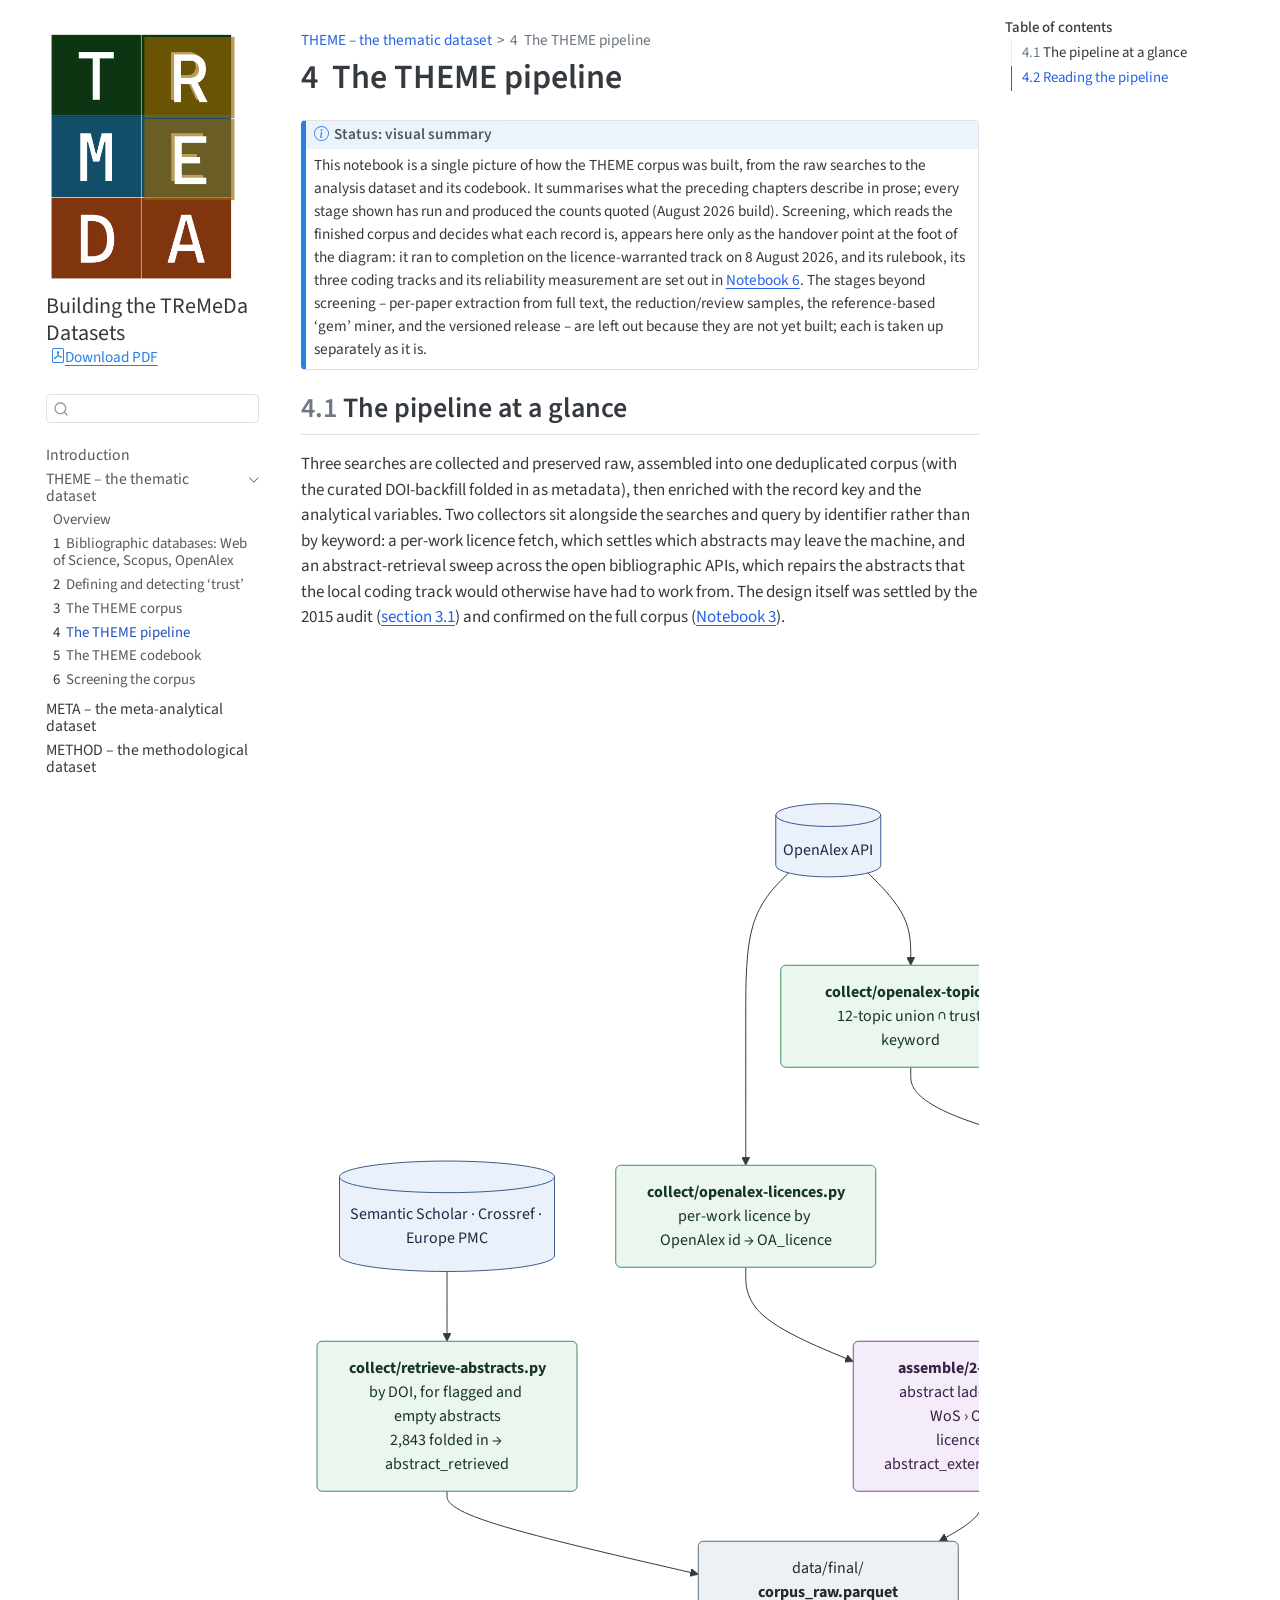
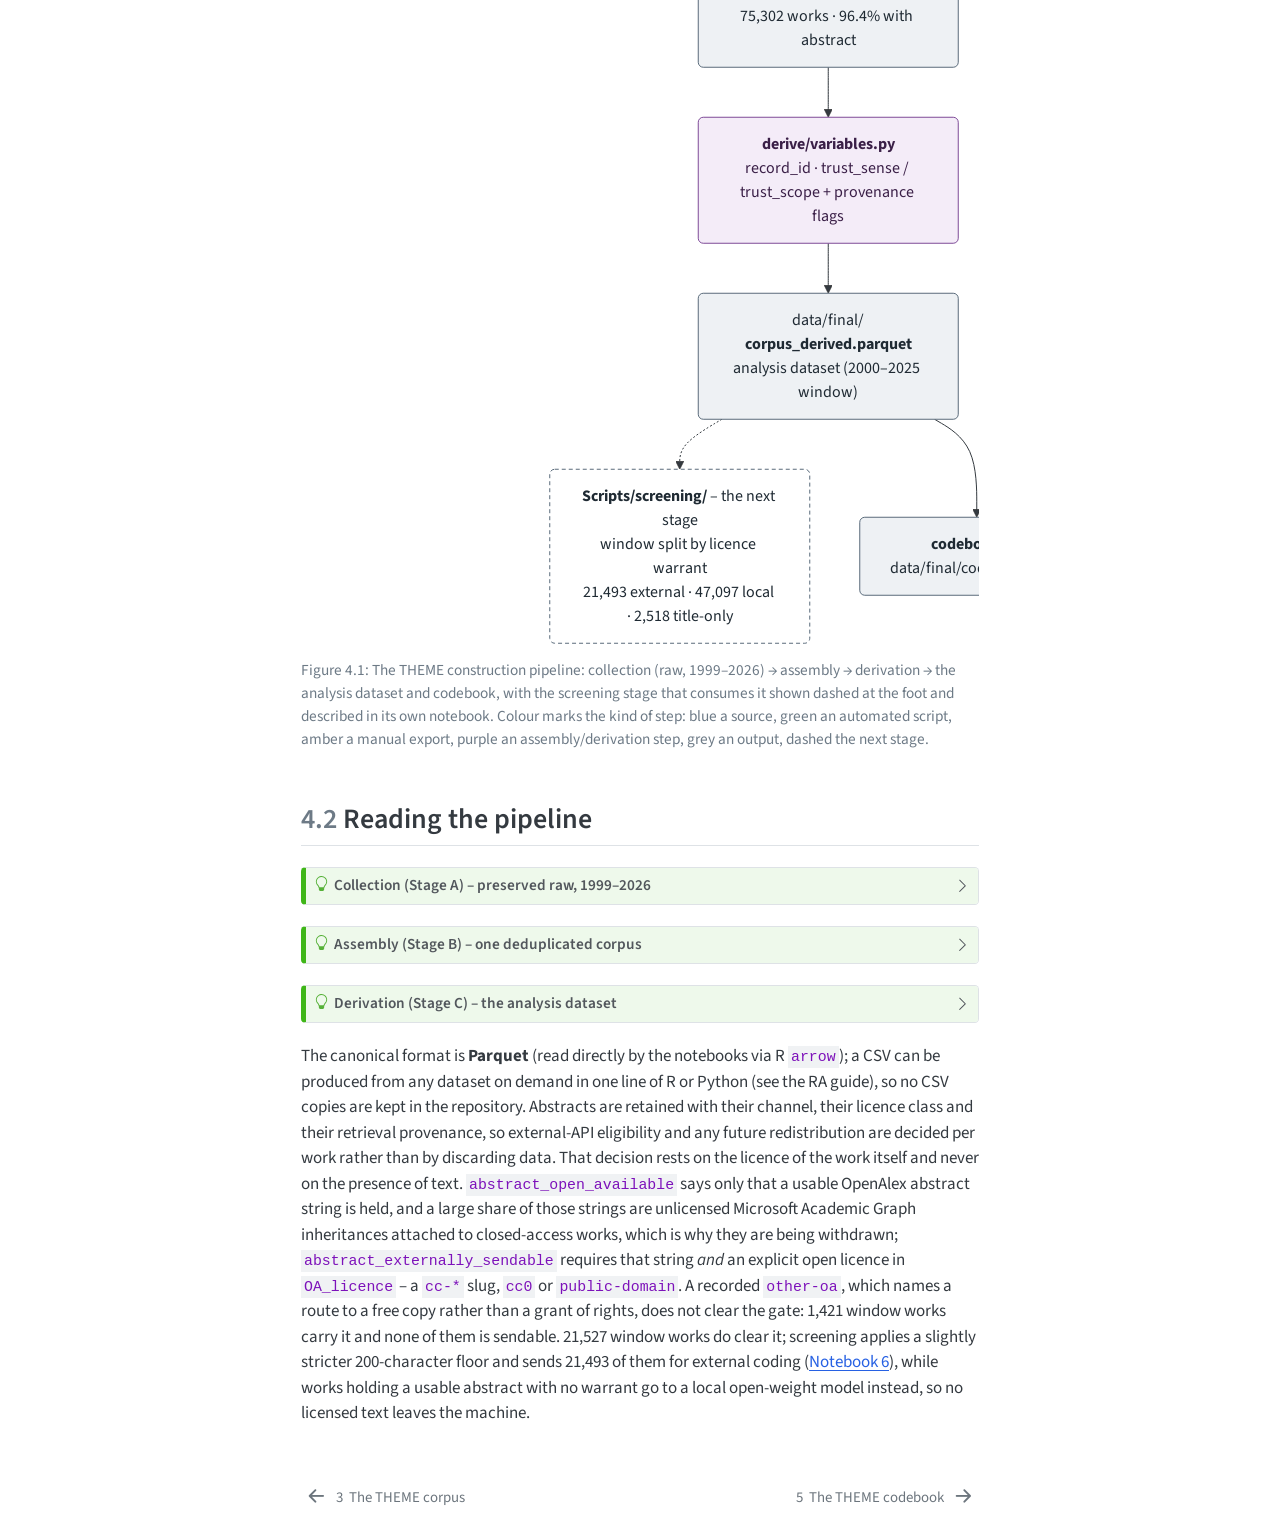
<file: theme/04-pipeline.html>
<!DOCTYPE html>
<html xmlns="http://www.w3.org/1999/xhtml" lang="en" xml:lang="en"><head>

<meta charset="utf-8">
<meta name="generator" content="quarto-1.9.36">

<meta name="viewport" content="width=device-width, initial-scale=1.0, user-scalable=yes">


<title>4&nbsp; The THEME pipeline – Building the TReMeDa Datasets</title>
<style>
/* Default styles provided by pandoc.
** See https://pandoc.org/MANUAL.html#variables-for-html for config info.
*/
code{white-space: pre-wrap;}
span.smallcaps{font-variant: small-caps;}
div.columns{display: flex; gap: min(4vw, 1.5em);}
div.column{flex: auto; overflow-x: auto;}
div.hanging-indent{margin-left: 1.5em; text-indent: -1.5em;}
ul.task-list{list-style: none;}
ul.task-list li input[type="checkbox"] {
  width: 0.8em;
  margin: 0 0.8em 0.2em -1em; /* quarto-specific, see https://github.com/quarto-dev/quarto-cli/issues/4556 */ 
  vertical-align: middle;
}
</style>


<script src="../site_libs/quarto-nav/quarto-nav.js"></script>
<script src="../site_libs/quarto-nav/headroom.min.js"></script>
<script src="../site_libs/clipboard/clipboard.min.js"></script>
<script src="../site_libs/quarto-search/autocomplete.umd.js"></script>
<script src="../site_libs/quarto-search/fuse.min.js"></script>
<script src="../site_libs/quarto-search/quarto-search.js"></script>
<meta name="quarto:offset" content="../">
<link href="../theme/05-codebook.html" rel="next">
<link href="../theme/03-corpus.html" rel="prev">
<script src="../site_libs/quarto-html/quarto.js" type="module"></script>
<script src="../site_libs/quarto-html/tabsets/tabsets.js" type="module"></script>
<script src="../site_libs/quarto-html/popper.min.js"></script>
<script src="../site_libs/quarto-html/tippy.umd.min.js"></script>
<script src="../site_libs/quarto-html/anchor.min.js"></script>
<link href="../site_libs/quarto-html/tippy.css" rel="stylesheet">
<link href="../site_libs/quarto-html/quarto-syntax-highlighting-845c23b38eaddc0f92fda52bfe77a8c8.css" rel="stylesheet" class="quarto-color-scheme" id="quarto-text-highlighting-styles">
<link href="../site_libs/quarto-html/quarto-syntax-highlighting-dark-f418161beb48e0141c760e455f12af2c.css" rel="stylesheet" class="quarto-color-scheme quarto-color-alternate" id="quarto-text-highlighting-styles">
<link href="../site_libs/quarto-html/quarto-syntax-highlighting-845c23b38eaddc0f92fda52bfe77a8c8.css" rel="stylesheet" class="quarto-color-scheme-extra" id="quarto-text-highlighting-styles">
<script src="../site_libs/bootstrap/bootstrap.min.js"></script>
<link href="../site_libs/bootstrap/bootstrap-icons.css" rel="stylesheet">
<link href="../site_libs/bootstrap/bootstrap-9e3e5b9121e68b3f077afb32f2c64d95.min.css" rel="stylesheet" append-hash="true" class="quarto-color-scheme" id="quarto-bootstrap" data-mode="light">
<link href="../site_libs/bootstrap/bootstrap-dark-9e3e5b9121e68b3f077afb32f2c64d95.min.css" rel="stylesheet" append-hash="true" class="quarto-color-scheme quarto-color-alternate" id="quarto-bootstrap" data-mode="light">
<link href="../site_libs/bootstrap/bootstrap-9e3e5b9121e68b3f077afb32f2c64d95.min.css" rel="stylesheet" append-hash="true" class="quarto-color-scheme-extra" id="quarto-bootstrap" data-mode="light">
<script id="quarto-search-options" type="application/json">{
  "location": "sidebar",
  "copy-button": false,
  "collapse-after": 3,
  "panel-placement": "start",
  "type": "textbox",
  "limit": 50,
  "keyboard-shortcut": [
    "f",
    "/",
    "s"
  ],
  "show-item-context": false,
  "language": {
    "search-no-results-text": "No results",
    "search-matching-documents-text": "matching documents",
    "search-copy-link-title": "Copy link to search",
    "search-hide-matches-text": "Hide additional matches",
    "search-more-match-text": "more match in this document",
    "search-more-matches-text": "more matches in this document",
    "search-clear-button-title": "Clear",
    "search-text-placeholder": "",
    "search-detached-cancel-button-title": "Cancel",
    "search-submit-button-title": "Submit",
    "search-label": "Search"
  }
}</script>
<script src="../site_libs/quarto-diagram/mermaid.min.js"></script>
<script src="../site_libs/quarto-diagram/mermaid-init.js"></script>
<link href="../site_libs/quarto-diagram/mermaid.css" rel="stylesheet">


<link rel="stylesheet" href="../tremeda.css">
</head>

<body class="nav-sidebar floating quarto-light">

<div id="quarto-search-results"></div>
  <header id="quarto-header" class="headroom fixed-top">
  <nav class="quarto-secondary-nav">
    <div class="container-fluid d-flex">
      <button type="button" class="quarto-btn-toggle btn" data-bs-toggle="collapse" role="button" data-bs-target=".quarto-sidebar-collapse-item" aria-controls="quarto-sidebar" aria-expanded="false" aria-label="Toggle sidebar navigation" onclick="if (window.quartoToggleHeadroom) { window.quartoToggleHeadroom(); }">
        <i class="bi bi-layout-text-sidebar-reverse"></i>
      </button>
        <nav class="quarto-page-breadcrumbs" aria-label="breadcrumb"><ol class="breadcrumb"><li class="breadcrumb-item"><a href="../theme/00-overview.html">THEME – the thematic dataset</a></li><li class="breadcrumb-item"><a href="../theme/04-pipeline.html"><span class="chapter-number">4</span>&nbsp; <span class="chapter-title">The THEME pipeline</span></a></li></ol></nav>
        <a class="flex-grow-1" role="navigation" data-bs-toggle="collapse" data-bs-target=".quarto-sidebar-collapse-item" aria-controls="quarto-sidebar" aria-expanded="false" aria-label="Toggle sidebar navigation" onclick="if (window.quartoToggleHeadroom) { window.quartoToggleHeadroom(); }">      
        </a>
      <button type="button" class="btn quarto-search-button" aria-label="Search" onclick="window.quartoOpenSearch();">
        <i class="bi bi-search"></i>
      </button>
    </div>
  </nav>
</header>
<!-- content -->
<div id="quarto-content" class="quarto-container page-columns page-rows-contents page-layout-article">
<!-- sidebar -->
  <nav id="quarto-sidebar" class="sidebar collapse collapse-horizontal quarto-sidebar-collapse-item sidebar-navigation floating overflow-auto">
    <div class="pt-lg-2 mt-2 text-left sidebar-header sidebar-header-stacked">
      <a href="../index.html" class="sidebar-logo-link">
      <img src="../logo.png" alt="" class="sidebar-logo light-content py-0 d-lg-inline d-none">
      <img src="../logo.png" alt="" class="sidebar-logo dark-content py-0 d-lg-inline d-none">
      </a>
    <div class="sidebar-title mb-0 py-0">
      <a href="../">Building the TReMeDa Datasets</a> 
        <div class="sidebar-tools-main">
    <a href="../Building-the-TReMeDa-Datasets.pdf" title="Download PDF" class="quarto-navigation-tool px-1" aria-label="Download PDF"><i class="bi bi-file-pdf"></i></a>
</div>
    </div>
      </div>
        <div class="mt-2 flex-shrink-0 align-items-center">
        <div class="sidebar-search">
        <div id="quarto-search" class="" title="Search"></div>
        </div>
        </div>
    <div class="sidebar-menu-container"> 
    <ul class="list-unstyled mt-1">
        <li class="sidebar-item">
  <div class="sidebar-item-container"> 
  <a href="../index.html" class="sidebar-item-text sidebar-link">
 <span class="menu-text">Introduction</span></a>
  </div>
</li>
        <li class="sidebar-item sidebar-item-section">
      <div class="sidebar-item-container"> 
            <a class="sidebar-item-text sidebar-link text-start" data-bs-toggle="collapse" data-bs-target="#quarto-sidebar-section-1" role="navigation" aria-expanded="true">
 <span class="menu-text">THEME – the thematic dataset</span></a>
          <a class="sidebar-item-toggle text-start" data-bs-toggle="collapse" data-bs-target="#quarto-sidebar-section-1" role="navigation" aria-expanded="true" aria-label="Toggle section">
            <i class="bi bi-chevron-right ms-2"></i>
          </a> 
      </div>
      <ul id="quarto-sidebar-section-1" class="collapse list-unstyled sidebar-section depth1 show">  
          <li class="sidebar-item">
  <div class="sidebar-item-container"> 
  <a href="../theme/00-overview.html" class="sidebar-item-text sidebar-link">
 <span class="menu-text">Overview</span></a>
  </div>
</li>
          <li class="sidebar-item">
  <div class="sidebar-item-container"> 
  <a href="../theme/01-databases.html" class="sidebar-item-text sidebar-link">
 <span class="menu-text"><span class="chapter-number">1</span>&nbsp; <span class="chapter-title">Bibliographic databases: Web of Science, Scopus, OpenAlex</span></span></a>
  </div>
</li>
          <li class="sidebar-item">
  <div class="sidebar-item-container"> 
  <a href="../theme/02-classifier.html" class="sidebar-item-text sidebar-link">
 <span class="menu-text"><span class="chapter-number">2</span>&nbsp; <span class="chapter-title">Defining and detecting ‘trust’</span></span></a>
  </div>
</li>
          <li class="sidebar-item">
  <div class="sidebar-item-container"> 
  <a href="../theme/03-corpus.html" class="sidebar-item-text sidebar-link">
 <span class="menu-text"><span class="chapter-number">3</span>&nbsp; <span class="chapter-title">The THEME corpus</span></span></a>
  </div>
</li>
          <li class="sidebar-item">
  <div class="sidebar-item-container"> 
  <a href="../theme/04-pipeline.html" class="sidebar-item-text sidebar-link active">
 <span class="menu-text"><span class="chapter-number">4</span>&nbsp; <span class="chapter-title">The THEME pipeline</span></span></a>
  </div>
</li>
          <li class="sidebar-item">
  <div class="sidebar-item-container"> 
  <a href="../theme/05-codebook.html" class="sidebar-item-text sidebar-link">
 <span class="menu-text"><span class="chapter-number">5</span>&nbsp; <span class="chapter-title">The THEME codebook</span></span></a>
  </div>
</li>
          <li class="sidebar-item">
  <div class="sidebar-item-container"> 
  <a href="../theme/06-screening.html" class="sidebar-item-text sidebar-link">
 <span class="menu-text"><span class="chapter-number">6</span>&nbsp; <span class="chapter-title">Screening the corpus</span></span></a>
  </div>
</li>
      </ul>
  </li>
        <li class="sidebar-item sidebar-item-section">
      <span class="sidebar-item-text sidebar-link text-start">
 <span class="menu-text">META – the meta-analytical dataset</span></span>
  </li>
        <li class="sidebar-item sidebar-item-section">
      <span class="sidebar-item-text sidebar-link text-start">
 <span class="menu-text">METHOD – the methodological dataset</span></span>
  </li>
    </ul>
    </div>
</nav>
<div id="quarto-sidebar-glass" class="quarto-sidebar-collapse-item" data-bs-toggle="collapse" data-bs-target=".quarto-sidebar-collapse-item"></div>
<!-- margin-sidebar -->
    <div id="quarto-margin-sidebar" class="sidebar margin-sidebar">
        <nav id="TOC" role="doc-toc" class="toc-active">
    <h2 id="toc-title">Table of contents</h2>
   
  <ul>
  <li><a href="#the-pipeline-at-a-glance" id="toc-the-pipeline-at-a-glance" class="nav-link active" data-scroll-target="#the-pipeline-at-a-glance"><span class="header-section-number">4.1</span> The pipeline at a glance</a></li>
  <li><a href="#reading-the-pipeline" id="toc-reading-the-pipeline" class="nav-link" data-scroll-target="#reading-the-pipeline"><span class="header-section-number">4.2</span> Reading the pipeline</a></li>
  </ul>
</nav>
    </div>
<!-- main -->
<main class="content" id="quarto-document-content">

<header id="title-block-header" class="quarto-title-block default"><nav class="quarto-page-breadcrumbs quarto-title-breadcrumbs d-none d-lg-block" aria-label="breadcrumb"><ol class="breadcrumb"><li class="breadcrumb-item"><a href="../theme/00-overview.html">THEME – the thematic dataset</a></li><li class="breadcrumb-item"><a href="../theme/04-pipeline.html"><span class="chapter-number">4</span>&nbsp; <span class="chapter-title">The THEME pipeline</span></a></li></ol></nav>
<div class="quarto-title">
<h1 class="title"><span id="sec-theme-pipeline" class="quarto-section-identifier"><span class="chapter-number">4</span>&nbsp; <span class="chapter-title">The THEME pipeline</span></span></h1>
</div>



<div class="quarto-title-meta">

    
  
    
  </div>
  


</header>


<div class="callout callout-style-default callout-note callout-titled">
<div class="callout-header d-flex align-content-center">
<div class="callout-icon-container">
<i class="callout-icon"></i>
</div>
<div class="callout-title-container flex-fill">
<span class="screen-reader-only">Note</span>Status: visual summary
</div>
</div>
<div class="callout-body-container callout-body">
<p>This notebook is a single picture of how the THEME corpus was built, from the raw searches to the analysis dataset and its codebook. It summarises what the preceding chapters describe in prose; every stage shown has run and produced the counts quoted (August 2026 build). Screening, which reads the finished corpus and decides what each record is, appears here only as the handover point at the foot of the diagram: it ran to completion on the licence-warranted track on 8 August 2026, and its rulebook, its three coding tracks and its reliability measurement are set out in <a href="06-screening.html" class="quarto-xref"><span>Notebook 6</span></a>. The stages beyond screening – per-paper extraction from full text, the reduction/review samples, the reference-based ‘gem’ miner, and the versioned release – are left out because they are not yet built; each is taken up separately as it is.</p>
</div>
</div>
<section id="the-pipeline-at-a-glance" class="level2" data-number="4.1">
<h2 data-number="4.1" class="anchored" data-anchor-id="the-pipeline-at-a-glance"><span class="header-section-number">4.1</span> The pipeline at a glance</h2>
<p>Three searches are collected and preserved raw, assembled into one deduplicated corpus (with the curated DOI-backfill folded in as metadata), then enriched with the record key and the analytical variables. Two collectors sit alongside the searches and query by identifier rather than by keyword: a per-work licence fetch, which settles which abstracts may leave the machine, and an abstract-retrieval sweep across the open bibliographic APIs, which repairs the abstracts that the local coding track would otherwise have had to work from. The design itself was settled by the 2015 audit (<a href="03-corpus.html#sec-corpus-audit" class="quarto-xref"><span>section 3.1</span></a>) and confirmed on the full corpus (<a href="03-corpus.html" class="quarto-xref"><span>Notebook 3</span></a>).</p>
<div class="cell" data-layout-align="default">
<div class="cell-output-display">
<div id="fig-theme-pipeline" class="quarto-float quarto-figure quarto-figure-center anchored">
<figure class="quarto-float quarto-float-fig figure">
<div aria-describedby="fig-theme-pipeline-caption-0ceaefa1-69ba-4598-a22c-09a6ac19f8ca">
<div>
<pre class="mermaid mermaid-js" data-label="fig-theme-pipeline">%%{init: {"flowchart": {"diagramPadding": 16, "useMaxWidth": false}}}%%
flowchart TD
  classDef src      fill:#eaf1fb,stroke:#3b5b8c,color:#1b2a44,rx:5,ry:5;
  classDef auto     fill:#eaf6ee,stroke:#3f8f5b,color:#16361f,rx:5,ry:5;
  classDef manual   fill:#fdf4e6,stroke:#c08a2e,color:#5a3d0e,rx:5,ry:5;
  classDef merge    fill:#f4ecf8,stroke:#7e4b98,color:#3a1f47,rx:5,ry:5;
  classDef out      fill:#eef1f4,stroke:#5a6b7b,color:#1f2a33,rx:5,ry:5;
  classDef handover fill:#ffffff,stroke:#5a6b7b,stroke-dasharray:4 3,color:#1f2a33,rx:5,ry:5;

  OA[("OpenAlex API")]:::src
  SC[("Scopus")]:::src
  WO[("Web of Science")]:::src
  API[("Semantic Scholar · Crossref · Europe PMC")]:::src

  topic["&lt;b&gt;collect/openalex-topic.R&lt;/b&gt;&lt;br/&gt;12-topic union ∩ trust keyword"]:::auto
  exp["&lt;b&gt;manual export&lt;/b&gt;&lt;br/&gt;queries archived in data/queries/"]:::manual
  xw["&lt;b&gt;collect/openalex-crosswalk.R&lt;/b&gt;&lt;br/&gt;full OpenAlex record for curated DOIs"]:::auto
  bf["&lt;b&gt;collect/reverse-check.py → backfill-build-queries.py&lt;/b&gt;&lt;br/&gt;recoverable pull-only DOIs → curated backfill (metadata only)"]:::auto
  lic["&lt;b&gt;collect/openalex-licences.py&lt;/b&gt;&lt;br/&gt;per-work licence by OpenAlex id → OA_licence"]:::auto
  retr["&lt;b&gt;collect/retrieve-abstracts.py&lt;/b&gt;&lt;br/&gt;by DOI, for flagged and empty abstracts&lt;br/&gt;2,843 folded in → abstract_retrieved"]:::auto

  spine["&lt;b&gt;assemble/1-spine.py&lt;/b&gt;&lt;br/&gt;within-source dedup · cross-source cluster&lt;br/&gt;curated backfill merged · membership untouched"]:::merge
  edges["data/intermediate/&lt;br/&gt;citation_edges.parquet · 2.77M edges"]:::out
  abst["&lt;b&gt;assemble/2-abstracts.py&lt;/b&gt;&lt;br/&gt;abstract ladder: Scopus › WoS › OpenAlex&lt;br/&gt;licence gate → abstract_externally_sendable"]:::merge
  raw["data/final/&lt;br/&gt;&lt;b&gt;corpus_raw.parquet&lt;/b&gt;&lt;br/&gt;75,302 works · 96.4% with abstract"]:::out

  der["&lt;b&gt;derive/variables.py&lt;/b&gt;&lt;br/&gt;record_id · trust_sense / trust_scope + provenance flags"]:::merge
  derived["data/final/&lt;br/&gt;&lt;b&gt;corpus_derived.parquet&lt;/b&gt;&lt;br/&gt;analysis dataset (2000–2025 window)"]:::out
  book["&lt;b&gt;codebook.py&lt;/b&gt;&lt;br/&gt;data/final/codebook.html"]:::out

  screen["&lt;b&gt;Scripts/screening/&lt;/b&gt; – the next stage&lt;br/&gt;window split by licence warrant&lt;br/&gt;21,493 external · 47,097 local · 2,518 title-only"]:::handover

  OA --&gt; topic --&gt; spine
  SC --&gt; exp
  WO --&gt; exp
  exp --&gt; spine
  exp --&gt; xw --&gt; spine
  bf --&gt; spine
  OA --&gt; lic --&gt; abst
  API --&gt; retr --&gt; raw
  spine --&gt; edges
  spine --&gt; abst --&gt; raw --&gt; der --&gt; derived --&gt; book
  derived -.-&gt; screen
</pre>
</div>
</div>
<figcaption class="quarto-float-caption-bottom quarto-float-caption quarto-float-fig" id="fig-theme-pipeline-caption-0ceaefa1-69ba-4598-a22c-09a6ac19f8ca">
Figure&nbsp;4.1: The THEME construction pipeline: collection (raw, 1999–2026) → assembly → derivation → the analysis dataset and codebook, with the screening stage that consumes it shown dashed at the foot and described in its own notebook. Colour marks the kind of step: blue a source, green an automated script, amber a manual export, purple an assembly/derivation step, grey an output, dashed the next stage.
</figcaption>
</figure>
</div>
</div>
</div>
</section>
<section id="reading-the-pipeline" class="level2" data-number="4.2">
<h2 data-number="4.2" class="anchored" data-anchor-id="reading-the-pipeline"><span class="header-section-number">4.2</span> Reading the pipeline</h2>
<div class="callout callout-style-default callout-tip callout-titled">
<div class="callout-header d-flex align-content-center collapsed" data-bs-toggle="collapse" data-bs-target=".callout-2-contents" aria-controls="callout-2" aria-expanded="false" aria-label="Toggle callout">
<div class="callout-icon-container">
<i class="callout-icon"></i>
</div>
<div class="callout-title-container flex-fill">
<span class="screen-reader-only">Tip</span>Collection (Stage A) – preserved raw, 1999–2026
</div>
<div class="callout-btn-toggle d-inline-block border-0 py-1 ps-1 pe-0 float-end"><i class="callout-toggle"></i></div>
</div>
<div id="callout-2" class="callout-2-contents callout-collapse collapse">
<div class="callout-body-container callout-body">
<p>Three searches run in parallel, each kept exactly as exported so the raw layer is reproducible. The <strong>OpenAlex topic pull</strong> (<code>collect/openalex-topic.R</code>) retrieves the union of twelve curated trust topics intersected with the trust keyword, by API. <strong>Scopus</strong> and <strong>Web of Science</strong> are exported by hand (their interfaces cap programmatic abstract retrieval and their abstracts are licensed for local processing only); the exact queries are archived in <code>data/queries/</code> and set out in <a href="01-databases.html#sec-databases-selection" class="quarto-xref"><span>section 1.4</span></a>. The <strong>OpenAlex crosswalk</strong> (<code>collect/openalex-crosswalk.R</code>) fetches the full OpenAlex record for every curated DOI not already in the topic pull, so the citation graph attaches to the curated works too. Finally, the <strong>curated DOI-backfill</strong> (<code>collect/reverse-check.py</code> identifies the recoverable pull-only works; <code>collect/backfill-build-queries.py</code> builds the by-DOI queries) recovers curated abstracts, keywords and document types for the only-OpenAlex works that exist in a curated database (<a href="01-databases.html#sec-databases-backfill" class="quarto-xref"><span>section 1.5</span></a>). 1999 and 2026 are buffer years so 2000/2025 boundary mismatches resolve at merge.</p>
<p>Two further collectors run against the assembled corpus rather than against a query, and both send an identifier out and nothing else. The <strong>per-work licence fetch</strong> (<code>collect/openalex-licences.py</code>) asks OpenAlex, for every work in the corpus, what licence is recorded on its primary location and on its best open-access location; the lookup it writes becomes the <code>OA_licence</code> column and, through it, the external-API gate.</p>
<p>The <strong>abstract-retrieval sweep</strong> (<code>collect/retrieve-abstracts.py</code>) queries Semantic Scholar, Crossref and Europe PMC by DOI for the two groups that a local coding run cannot repair as it goes – records holding no usable abstract in any channel, and records whose held abstract fails the screening quality checks (truncated, foreign-language, page furniture, body text, or an abstract belonging to a different publication). 7,454 distinct DOIs were queried; 2,843 replies were usable and flag-clean and became the working abstract, 2,766 of them displacing a defective text and 77 filling an empty one, with <code>abstract_retrieved</code> recording which API supplied each and on what date. Retrieved text is marked licensed for local processing, so nothing folded in this way can turn a record into an externally sendable one.</p>
</div>
</div>
</div>
<div class="callout callout-style-default callout-tip callout-titled">
<div class="callout-header d-flex align-content-center collapsed" data-bs-toggle="collapse" data-bs-target=".callout-3-contents" aria-controls="callout-3" aria-expanded="false" aria-label="Toggle callout">
<div class="callout-icon-container">
<i class="callout-icon"></i>
</div>
<div class="callout-title-container flex-fill">
<span class="screen-reader-only">Tip</span>Assembly (Stage B) – one deduplicated corpus
</div>
<div class="callout-btn-toggle d-inline-block border-0 py-1 ps-1 pe-0 float-end"><i class="callout-toggle"></i></div>
</div>
<div id="callout-3" class="callout-3-contents callout-collapse collapse">
<div class="callout-body-container callout-body">
<p><code>assemble/1-spine.py</code> deduplicates each source within itself, clusters the sources into one row per unique work (DOI, then exact normalised title), records which <em>searches</em> returned each work (<code>in_OpenAlex</code> / <code>in_WoS</code> / <code>in_Scopus</code>), and attaches the raw metadata from every source. The curated backfill is folded in here as <strong>metadata only</strong> – it fills the <code>Scopus_*</code> / <code>WoS_*</code> fields and sets the <code>*_backfilled</code> flags, but never changes the search-membership flags, so the coverage and added-value results stay intact. The OpenAlex citation graph is split out to <code>citation_edges.parquet</code> (kept out of the working corpus). <code>assemble/2-abstracts.py</code> then resolves the <strong>abstract ladder</strong> over the held channels (Scopus › WoS › OpenAlex), taking a channel only where its text is usable – at least 100 characters and not a sourced placeholder such as the Scopus string <code>[No abstract available]</code> – and tags each abstract with the channel it came from, its licence class and whether it was backfilled. The per-work licence joins on here as well: <code>OA_licence</code> is attached by OpenAlex id, and <code>abstract_externally_sendable</code> combines it with the presence of usable OpenAlex text to give the external-API gate. The retrieval sweep folds its 2,843 abstracts into the same columns afterwards, adding the API and the date in <code>abstract_retrieved</code>, so the working abstract can also come from Semantic Scholar, Crossref or Europe PMC. The stage writes <code>corpus_raw.parquet</code>: 75,302 works, 96.4% of them carrying a working abstract.</p>
</div>
</div>
</div>
<div class="callout callout-style-default callout-tip callout-titled">
<div class="callout-header d-flex align-content-center collapsed" data-bs-toggle="collapse" data-bs-target=".callout-4-contents" aria-controls="callout-4" aria-expanded="false" aria-label="Toggle callout">
<div class="callout-icon-container">
<i class="callout-icon"></i>
</div>
<div class="callout-title-container flex-fill">
<span class="screen-reader-only">Tip</span>Derivation (Stage C) – the analysis dataset
</div>
<div class="callout-btn-toggle d-inline-block border-0 py-1 ps-1 pe-0 float-end"><i class="callout-toggle"></i></div>
</div>
<div id="callout-4" class="callout-4-contents callout-collapse collapse">
<div class="callout-body-container callout-body">
<p><code>derive/variables.py</code> reads <code>corpus_raw</code>, derives <code>record_id</code>, applies the trust-sense classifier (<code>trust_context.py</code>, <a href="02-classifier.html" class="quarto-xref"><span>Notebook 2</span></a>) to compute <code>trust_sense</code> / <code>trust_scope</code> with their provenance and conflict flags, flags the 2000–2025 analysis window, and writes <code>corpus_derived.parquet</code> – the dataset from which every table in <a href="03-corpus.html" class="quarto-xref"><span>Notebook 3</span></a> is computed. <code>record_id</code> is the project-wide key, unique and non-null, written as the first column and built from a ladder of provider-issued identifiers so that it regenerates from the corpus alone: the bare OpenAlex work id where the work has one (70,940 rows), else <code>doi:</code> and the DOI (976), else the vendor id already sitting in the open <code>url</code> column (<code>scopus:</code> 2,780, <code>wos:</code> 605, <code>url:</code> 1). Every dataset downstream joins on that column rather than minting a key of its own. <code>codebook.py</code> renders the derivation registry (<code>derivations.yaml</code>) into <code>data/final/codebook.html</code>, documenting every column (<a href="05-codebook.html" class="quarto-xref"><span>Notebook 5</span></a>). Because derivation does no gathering, it is cheap to re-run whenever the classifier or the corpus changes – as it was after the retrieval sweep, which changed 2,843 abstracts underneath it.</p>
</div>
</div>
</div>
<p>The canonical format is <strong>Parquet</strong> (read directly by the notebooks via R <code>arrow</code>); a CSV can be produced from any dataset on demand in one line of R or Python (see the RA guide), so no CSV copies are kept in the repository. Abstracts are retained with their channel, their licence class and their retrieval provenance, so external-API eligibility and any future redistribution are decided per work rather than by discarding data. That decision rests on the licence of the work itself and never on the presence of text. <code>abstract_open_available</code> says only that a usable OpenAlex abstract string is held, and a large share of those strings are unlicensed Microsoft Academic Graph inheritances attached to closed-access works, which is why they are being withdrawn; <code>abstract_externally_sendable</code> requires that string <em>and</em> an explicit open licence in <code>OA_licence</code> – a <code>cc-*</code> slug, <code>cc0</code> or <code>public-domain</code>. A recorded <code>other-oa</code>, which names a route to a free copy rather than a grant of rights, does not clear the gate: 1,421 window works carry it and none of them is sendable. 21,527 window works do clear it; screening applies a slightly stricter 200-character floor and sends 21,493 of them for external coding (<a href="06-screening.html" class="quarto-xref"><span>Notebook 6</span></a>), while works holding a usable abstract with no warrant go to a local open-weight model instead, so no licensed text leaves the machine.</p>


</section>

</main> <!-- /main -->
<script id="quarto-html-after-body" type="application/javascript">
  window.document.addEventListener("DOMContentLoaded", function (event) {
    const icon = "";
    const anchorJS = new window.AnchorJS();
    anchorJS.options = {
      placement: 'right',
      icon: icon
    };
    anchorJS.add('.anchored');
    const isCodeAnnotation = (el) => {
      for (const clz of el.classList) {
        if (clz.startsWith('code-annotation-')) {                     
          return true;
        }
      }
      return false;
    }
    const onCopySuccess = function(e) {
      // button target
      const button = e.trigger;
      // don't keep focus
      button.blur();
      // flash "checked"
      button.classList.add('code-copy-button-checked');
      var currentTitle = button.getAttribute("title");
      button.setAttribute("title", "Copied!");
      let tooltip;
      if (window.bootstrap) {
        button.setAttribute("data-bs-toggle", "tooltip");
        button.setAttribute("data-bs-placement", "left");
        button.setAttribute("data-bs-title", "Copied!");
        tooltip = new bootstrap.Tooltip(button, 
          { trigger: "manual", 
            customClass: "code-copy-button-tooltip",
            offset: [0, -8]});
        tooltip.show();    
      }
      setTimeout(function() {
        if (tooltip) {
          tooltip.hide();
          button.removeAttribute("data-bs-title");
          button.removeAttribute("data-bs-toggle");
          button.removeAttribute("data-bs-placement");
        }
        button.setAttribute("title", currentTitle);
        button.classList.remove('code-copy-button-checked');
      }, 1000);
      // clear code selection
      e.clearSelection();
    }
    const getTextToCopy = function(trigger) {
      const outerScaffold = trigger.parentElement.cloneNode(true);
      const codeEl = outerScaffold.querySelector('code');
      for (const childEl of codeEl.children) {
        if (isCodeAnnotation(childEl)) {
          childEl.remove();
        }
      }
      return codeEl.innerText;
    }
    const clipboard = new window.ClipboardJS('.code-copy-button:not([data-in-quarto-modal])', {
      text: getTextToCopy
    });
    clipboard.on('success', onCopySuccess);
    if (window.document.getElementById('quarto-embedded-source-code-modal')) {
      const clipboardModal = new window.ClipboardJS('.code-copy-button[data-in-quarto-modal]', {
        text: getTextToCopy,
        container: window.document.getElementById('quarto-embedded-source-code-modal')
      });
      clipboardModal.on('success', onCopySuccess);
    }
      var localhostRegex = new RegExp(/^(?:http|https):\/\/localhost\:?[0-9]*\//);
      var mailtoRegex = new RegExp(/^mailto:/);
        var filterRegex = new RegExp('/' + window.location.host + '/');
      var isInternal = (href) => {
          return filterRegex.test(href) || localhostRegex.test(href) || mailtoRegex.test(href);
      }
      // Inspect non-navigation links and adorn them if external
     var links = window.document.querySelectorAll('a[href]:not(.nav-link):not(.navbar-brand):not(.toc-action):not(.sidebar-link):not(.sidebar-item-toggle):not(.pagination-link):not(.no-external):not([aria-hidden]):not(.dropdown-item):not(.quarto-navigation-tool):not(.about-link)');
      for (var i=0; i<links.length; i++) {
        const link = links[i];
        if (!isInternal(link.href)) {
          // undo the damage that might have been done by quarto-nav.js in the case of
          // links that we want to consider external
          if (link.dataset.originalHref !== undefined) {
            link.href = link.dataset.originalHref;
          }
        }
      }
    function tippyHover(el, contentFn, onTriggerFn, onUntriggerFn) {
      const config = {
        allowHTML: true,
        maxWidth: 500,
        delay: 100,
        arrow: false,
        appendTo: function(el) {
            return el.parentElement;
        },
        interactive: true,
        interactiveBorder: 10,
        theme: 'quarto',
        placement: 'bottom-start',
      };
      if (contentFn) {
        config.content = contentFn;
      }
      if (onTriggerFn) {
        config.onTrigger = onTriggerFn;
      }
      if (onUntriggerFn) {
        config.onUntrigger = onUntriggerFn;
      }
      window.tippy(el, config); 
    }
    const noterefs = window.document.querySelectorAll('a[role="doc-noteref"]');
    for (var i=0; i<noterefs.length; i++) {
      const ref = noterefs[i];
      tippyHover(ref, function() {
        // use id or data attribute instead here
        let href = ref.getAttribute('data-footnote-href') || ref.getAttribute('href');
        try { href = new URL(href).hash; } catch {}
        const id = href.replace(/^#\/?/, "");
        const note = window.document.getElementById(id);
        if (note) {
          return note.innerHTML;
        } else {
          return "";
        }
      });
    }
    const xrefs = window.document.querySelectorAll('a.quarto-xref');
    const processXRef = (id, note) => {
      // Strip column container classes
      const stripColumnClz = (el) => {
        el.classList.remove("page-full", "page-columns");
        if (el.children) {
          for (const child of el.children) {
            stripColumnClz(child);
          }
        }
      }
      stripColumnClz(note)
      if (id === null || id.startsWith('sec-')) {
        // Special case sections, only their first couple elements
        const container = document.createElement("div");
        if (note.children && note.children.length > 2) {
          container.appendChild(note.children[0].cloneNode(true));
          for (let i = 1; i < note.children.length; i++) {
            const child = note.children[i];
            if (child.tagName === "P" && child.innerText === "") {
              continue;
            } else {
              container.appendChild(child.cloneNode(true));
              break;
            }
          }
          if (window.Quarto?.typesetMath) {
            window.Quarto.typesetMath(container);
          }
          return container.innerHTML
        } else {
          if (window.Quarto?.typesetMath) {
            window.Quarto.typesetMath(note);
          }
          return note.innerHTML;
        }
      } else {
        // Remove any anchor links if they are present
        const anchorLink = note.querySelector('a.anchorjs-link');
        if (anchorLink) {
          anchorLink.remove();
        }
        if (window.Quarto?.typesetMath) {
          window.Quarto.typesetMath(note);
        }
        if (note.classList.contains("callout")) {
          return note.outerHTML;
        } else {
          return note.innerHTML;
        }
      }
    }
    for (var i=0; i<xrefs.length; i++) {
      const xref = xrefs[i];
      tippyHover(xref, undefined, function(instance) {
        instance.disable();
        let url = xref.getAttribute('href');
        let hash = undefined; 
        if (url.startsWith('#')) {
          hash = url;
        } else {
          try { hash = new URL(url).hash; } catch {}
        }
        if (hash) {
          const id = hash.replace(/^#\/?/, "");
          const note = window.document.getElementById(id);
          if (note !== null) {
            try {
              const html = processXRef(id, note.cloneNode(true));
              instance.setContent(html);
            } finally {
              instance.enable();
              instance.show();
            }
          } else {
            // See if we can fetch this
            fetch(url.split('#')[0])
            .then(res => res.text())
            .then(html => {
              const parser = new DOMParser();
              const htmlDoc = parser.parseFromString(html, "text/html");
              const note = htmlDoc.getElementById(id);
              if (note !== null) {
                const html = processXRef(id, note);
                instance.setContent(html);
              } 
            }).finally(() => {
              instance.enable();
              instance.show();
            });
          }
        } else {
          // See if we can fetch a full url (with no hash to target)
          // This is a special case and we should probably do some content thinning / targeting
          fetch(url)
          .then(res => res.text())
          .then(html => {
            const parser = new DOMParser();
            const htmlDoc = parser.parseFromString(html, "text/html");
            const note = htmlDoc.querySelector('main.content');
            if (note !== null) {
              // This should only happen for chapter cross references
              // (since there is no id in the URL)
              // remove the first header
              if (note.children.length > 0 && note.children[0].tagName === "HEADER") {
                note.children[0].remove();
              }
              const html = processXRef(null, note);
              instance.setContent(html);
            } 
          }).finally(() => {
            instance.enable();
            instance.show();
          });
        }
      }, function(instance) {
      });
    }
        let selectedAnnoteEl;
        const selectorForAnnotation = ( cell, annotation) => {
          let cellAttr = 'data-code-cell="' + cell + '"';
          let lineAttr = 'data-code-annotation="' +  annotation + '"';
          const selector = 'span[' + cellAttr + '][' + lineAttr + ']';
          return selector;
        }
        const selectCodeLines = (annoteEl) => {
          const doc = window.document;
          const targetCell = annoteEl.getAttribute("data-target-cell");
          const targetAnnotation = annoteEl.getAttribute("data-target-annotation");
          const annoteSpan = window.document.querySelector(selectorForAnnotation(targetCell, targetAnnotation));
          const lines = annoteSpan.getAttribute("data-code-lines").split(",");
          const lineIds = lines.map((line) => {
            return targetCell + "-" + line;
          })
          let top = null;
          let height = null;
          let parent = null;
          if (lineIds.length > 0) {
              //compute the position of the single el (top and bottom and make a div)
              const el = window.document.getElementById(lineIds[0]);
              top = el.offsetTop;
              height = el.offsetHeight;
              parent = el.parentElement.parentElement;
            if (lineIds.length > 1) {
              const lastEl = window.document.getElementById(lineIds[lineIds.length - 1]);
              const bottom = lastEl.offsetTop + lastEl.offsetHeight;
              height = bottom - top;
            }
            if (top !== null && height !== null && parent !== null) {
              // cook up a div (if necessary) and position it 
              let div = window.document.getElementById("code-annotation-line-highlight");
              if (div === null) {
                div = window.document.createElement("div");
                div.setAttribute("id", "code-annotation-line-highlight");
                div.style.position = 'absolute';
                parent.appendChild(div);
              }
              div.style.top = top - 2 + "px";
              div.style.height = height + 4 + "px";
              div.style.left = 0;
              let gutterDiv = window.document.getElementById("code-annotation-line-highlight-gutter");
              if (gutterDiv === null) {
                gutterDiv = window.document.createElement("div");
                gutterDiv.setAttribute("id", "code-annotation-line-highlight-gutter");
                gutterDiv.style.position = 'absolute';
                const codeCell = window.document.getElementById(targetCell);
                const gutter = codeCell.querySelector('.code-annotation-gutter');
                gutter.appendChild(gutterDiv);
              }
              gutterDiv.style.top = top - 2 + "px";
              gutterDiv.style.height = height + 4 + "px";
            }
            selectedAnnoteEl = annoteEl;
          }
        };
        const unselectCodeLines = () => {
          const elementsIds = ["code-annotation-line-highlight", "code-annotation-line-highlight-gutter"];
          elementsIds.forEach((elId) => {
            const div = window.document.getElementById(elId);
            if (div) {
              div.remove();
            }
          });
          selectedAnnoteEl = undefined;
        };
          // Handle positioning of the toggle
      window.addEventListener(
        "resize",
        throttle(() => {
          elRect = undefined;
          if (selectedAnnoteEl) {
            selectCodeLines(selectedAnnoteEl);
          }
        }, 10)
      );
      function throttle(fn, ms) {
      let throttle = false;
      let timer;
        return (...args) => {
          if(!throttle) { // first call gets through
              fn.apply(this, args);
              throttle = true;
          } else { // all the others get throttled
              if(timer) clearTimeout(timer); // cancel #2
              timer = setTimeout(() => {
                fn.apply(this, args);
                timer = throttle = false;
              }, ms);
          }
        };
      }
        // Attach click handler to the DT
        const annoteDls = window.document.querySelectorAll('dt[data-target-cell]');
        for (const annoteDlNode of annoteDls) {
          annoteDlNode.addEventListener('click', (event) => {
            const clickedEl = event.target;
            if (clickedEl !== selectedAnnoteEl) {
              unselectCodeLines();
              const activeEl = window.document.querySelector('dt[data-target-cell].code-annotation-active');
              if (activeEl) {
                activeEl.classList.remove('code-annotation-active');
              }
              selectCodeLines(clickedEl);
              clickedEl.classList.add('code-annotation-active');
            } else {
              // Unselect the line
              unselectCodeLines();
              clickedEl.classList.remove('code-annotation-active');
            }
          });
        }
    const findCites = (el) => {
      const parentEl = el.parentElement;
      if (parentEl) {
        const cites = parentEl.dataset.cites;
        if (cites) {
          return {
            el,
            cites: cites.split(' ')
          };
        } else {
          return findCites(el.parentElement)
        }
      } else {
        return undefined;
      }
    };
    var bibliorefs = window.document.querySelectorAll('a[role="doc-biblioref"]');
    for (var i=0; i<bibliorefs.length; i++) {
      const ref = bibliorefs[i];
      const citeInfo = findCites(ref);
      if (citeInfo) {
        tippyHover(citeInfo.el, function() {
          var popup = window.document.createElement('div');
          citeInfo.cites.forEach(function(cite) {
            var citeDiv = window.document.createElement('div');
            citeDiv.classList.add('hanging-indent');
            citeDiv.classList.add('csl-entry');
            var biblioDiv = window.document.getElementById('ref-' + cite);
            if (biblioDiv) {
              citeDiv.innerHTML = biblioDiv.innerHTML;
            }
            popup.appendChild(citeDiv);
          });
          return popup.innerHTML;
        });
      }
    }
  });
  </script>
<nav class="page-navigation">
  <div class="nav-page nav-page-previous">
      <a href="../theme/03-corpus.html" class="pagination-link" aria-label="The THEME corpus">
        <i class="bi bi-arrow-left-short"></i> <span class="nav-page-text"><span class="chapter-number">3</span>&nbsp; <span class="chapter-title">The THEME corpus</span></span>
      </a>          
  </div>
  <div class="nav-page nav-page-next">
      <a href="../theme/05-codebook.html" class="pagination-link" aria-label="The THEME codebook">
        <span class="nav-page-text"><span class="chapter-number">5</span>&nbsp; <span class="chapter-title">The THEME codebook</span></span> <i class="bi bi-arrow-right-short"></i>
      </a>
  </div>
</nav>
</div> <!-- /content -->




</body></html>
</file>
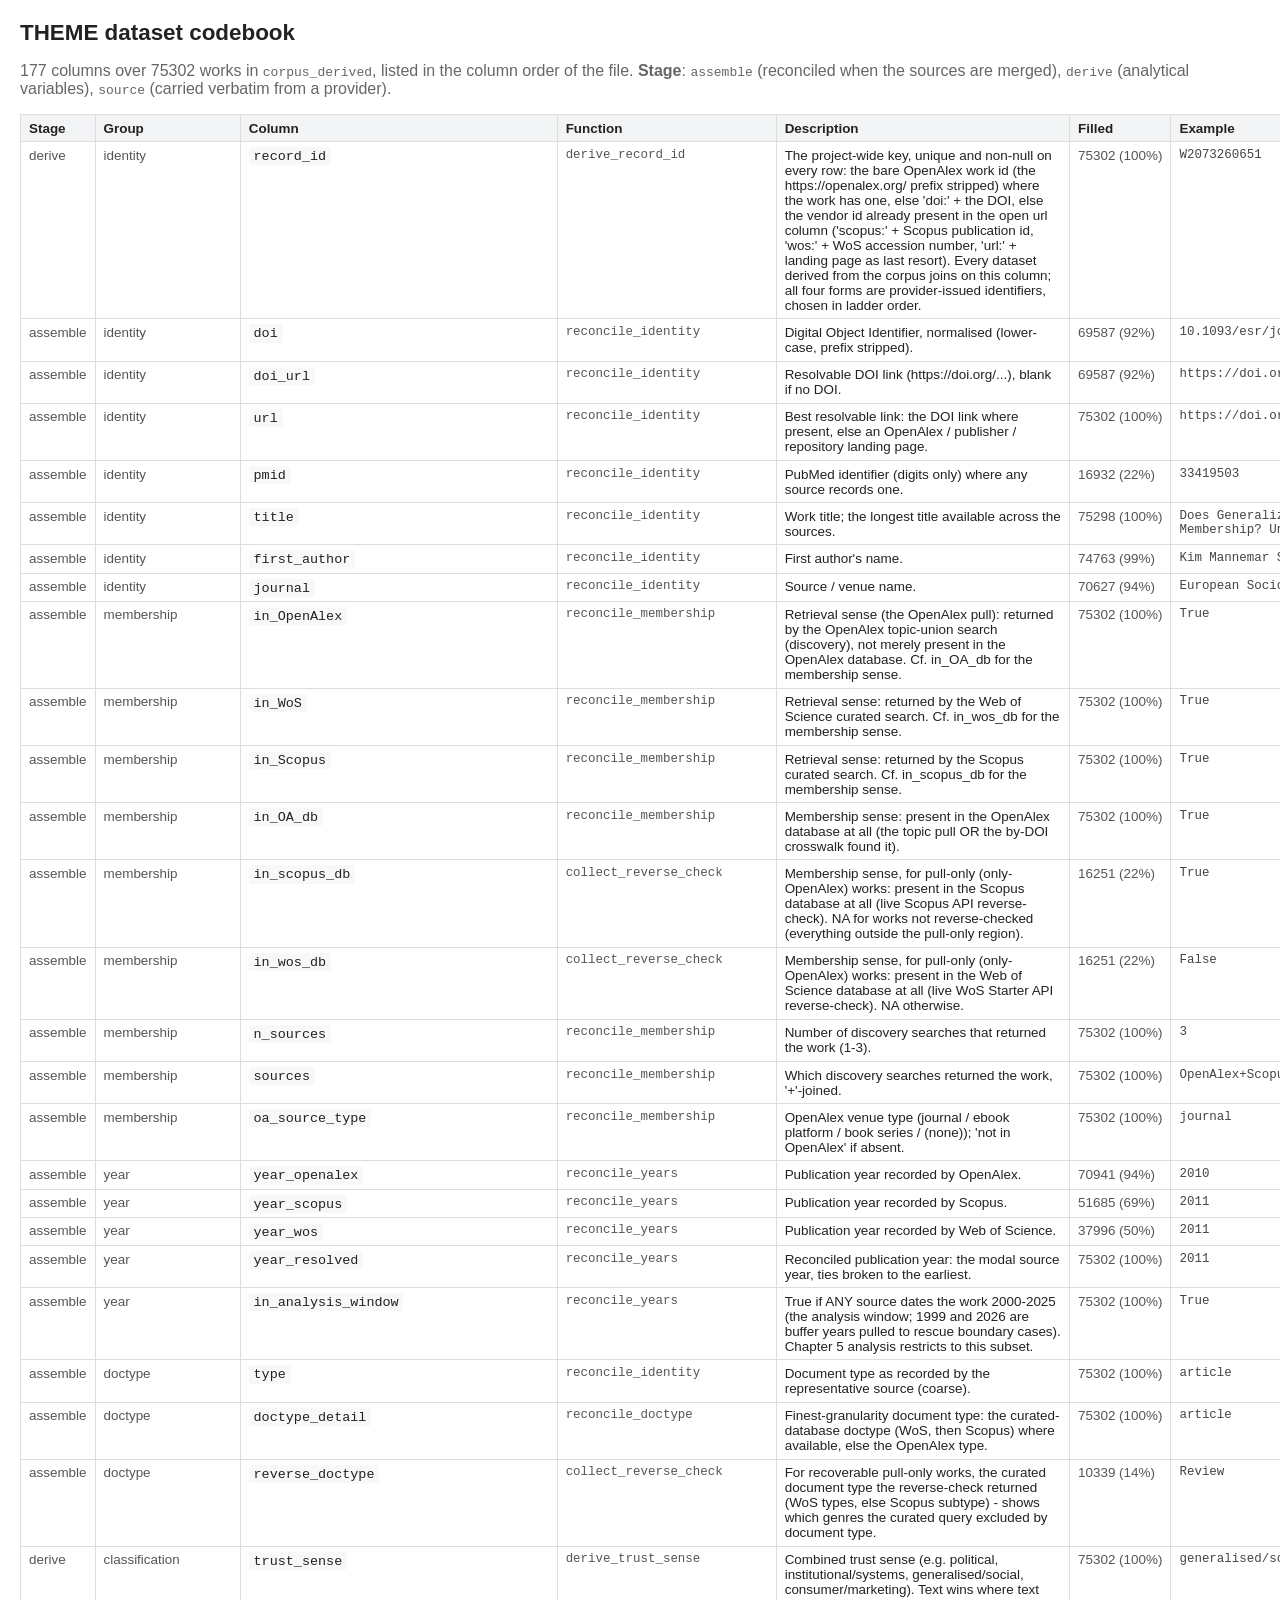
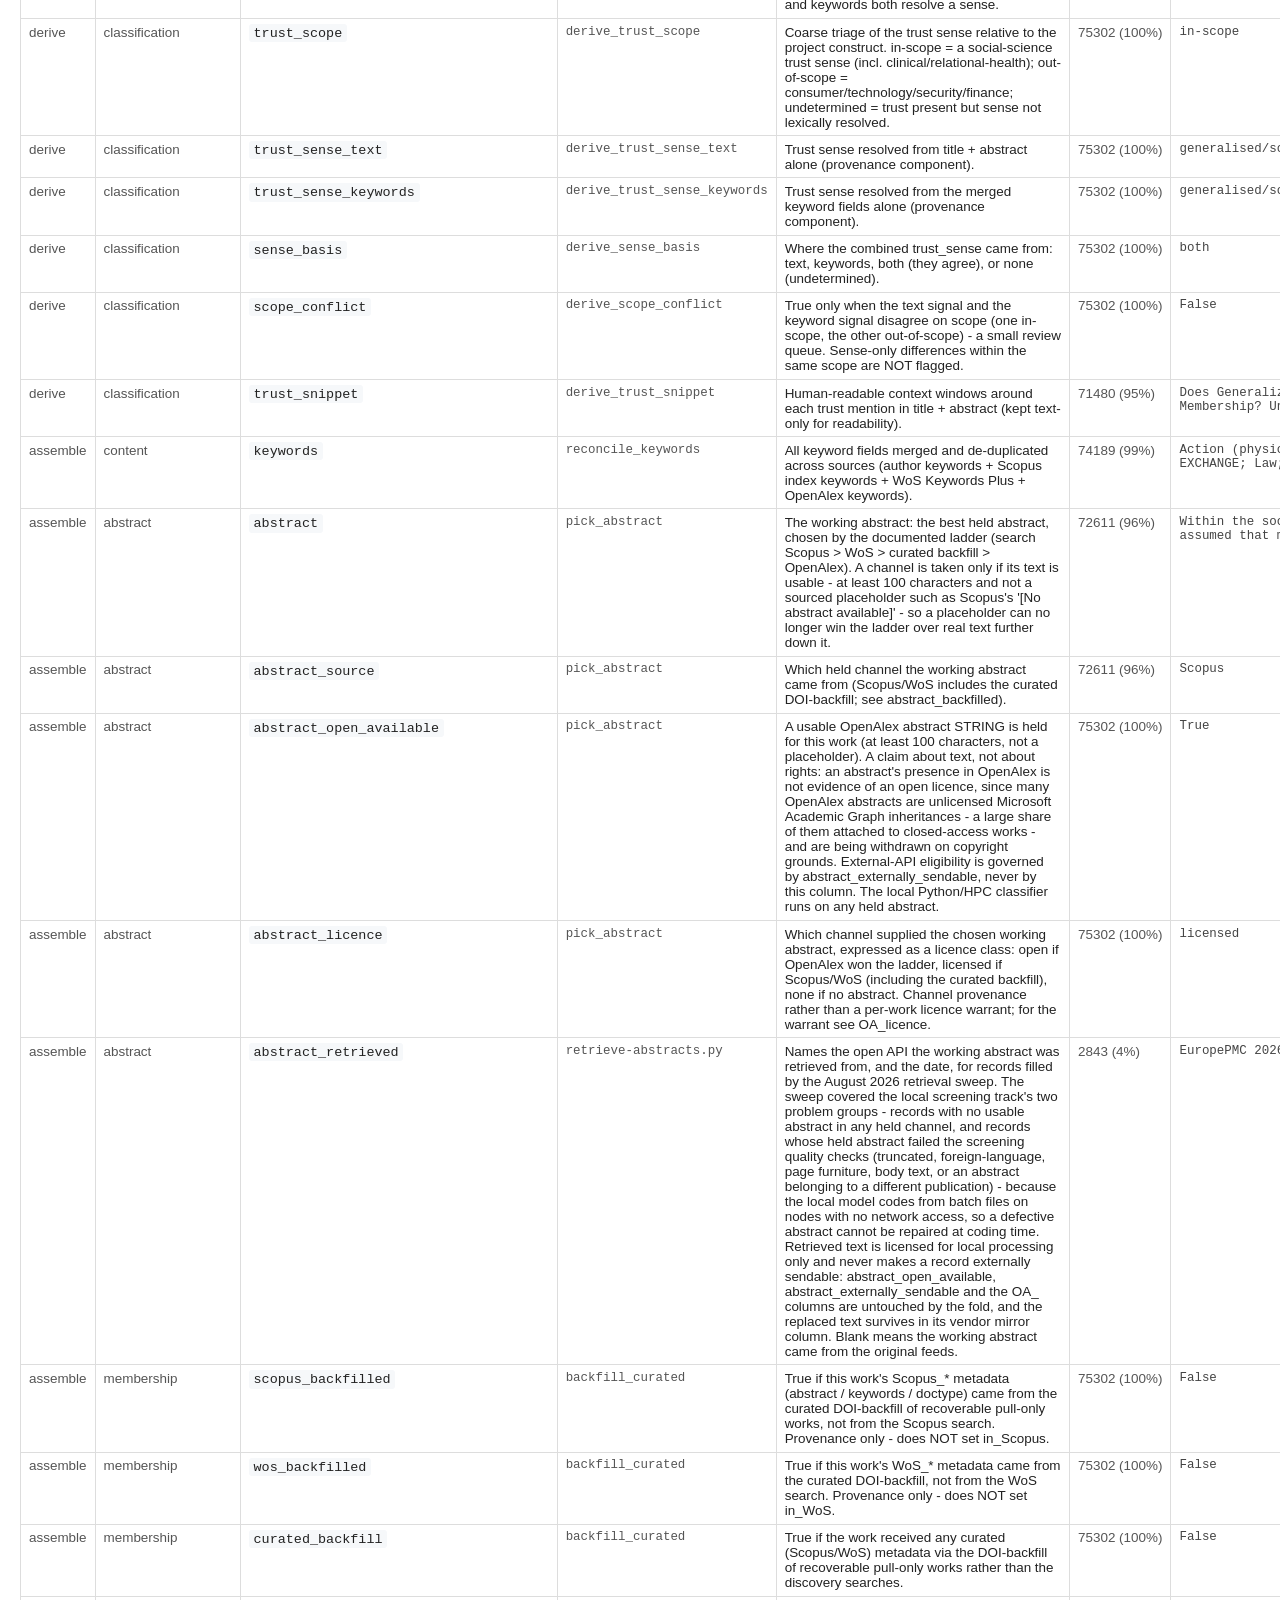
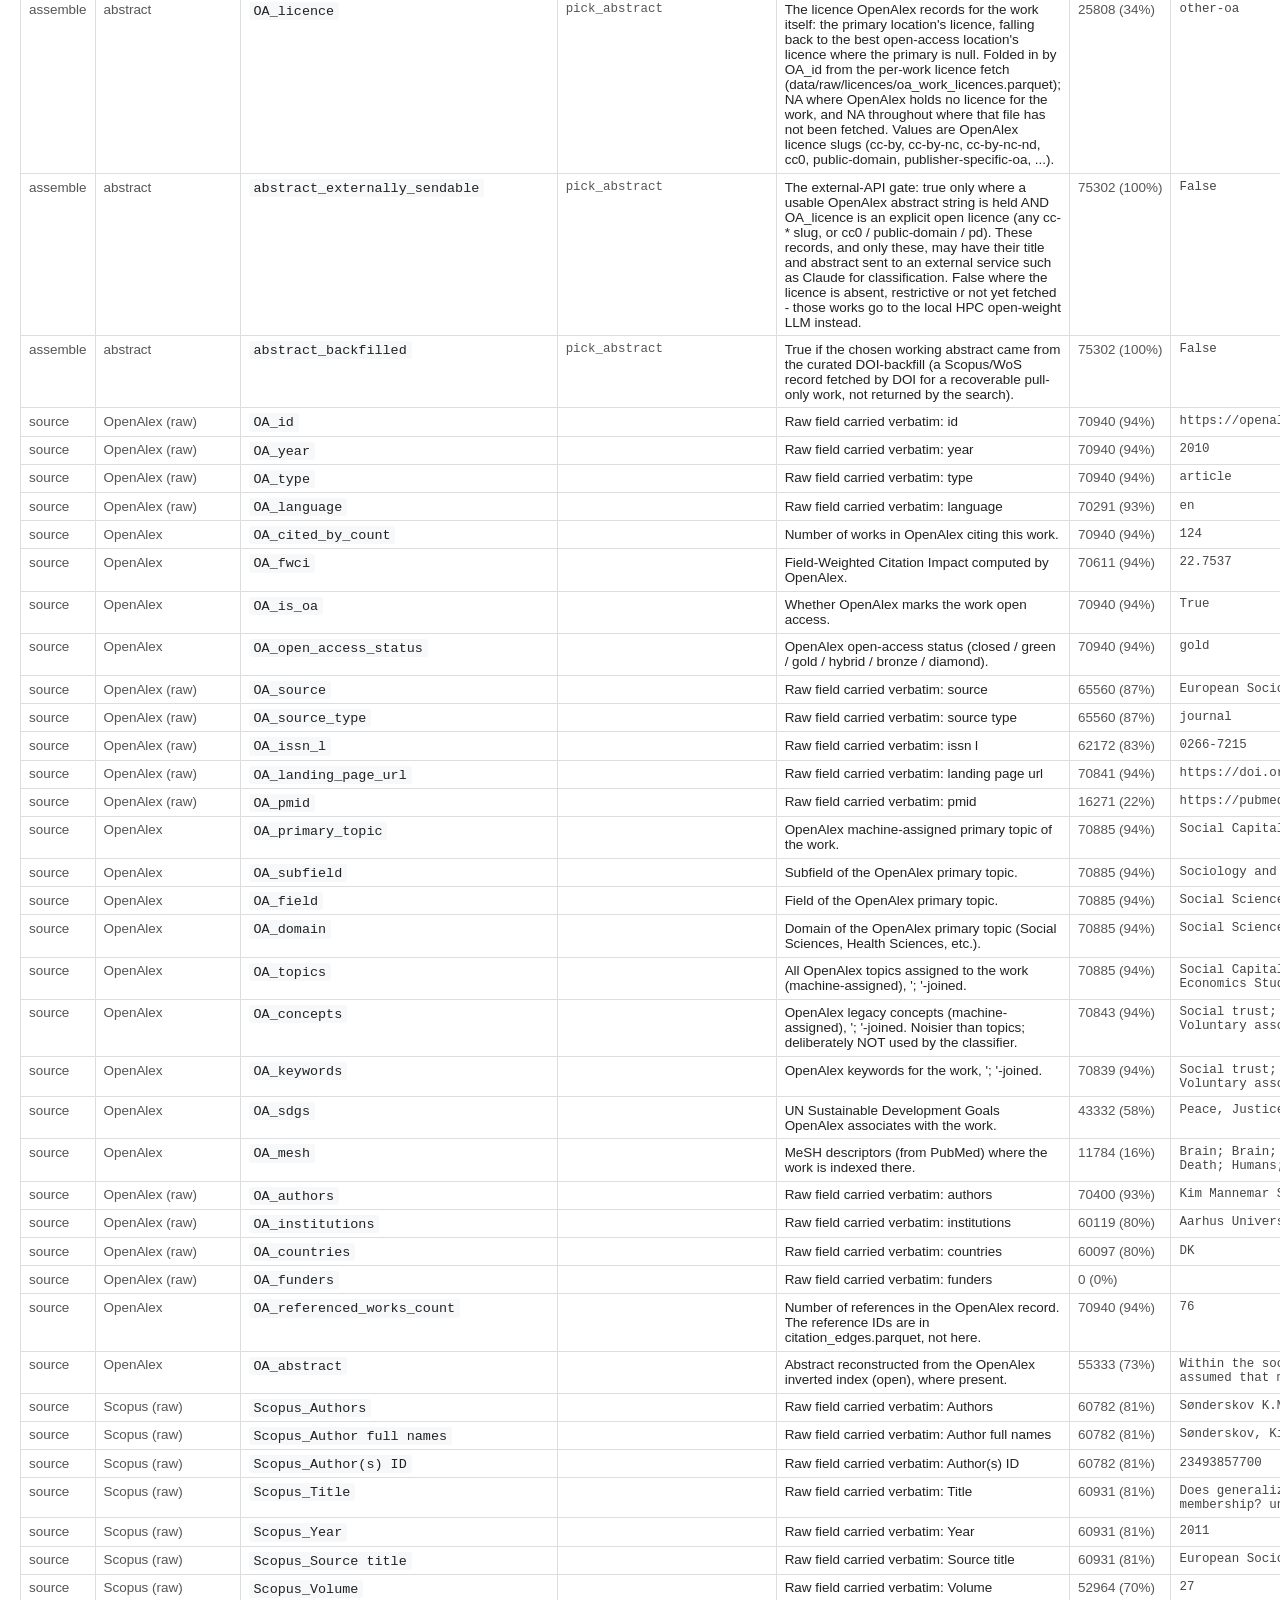
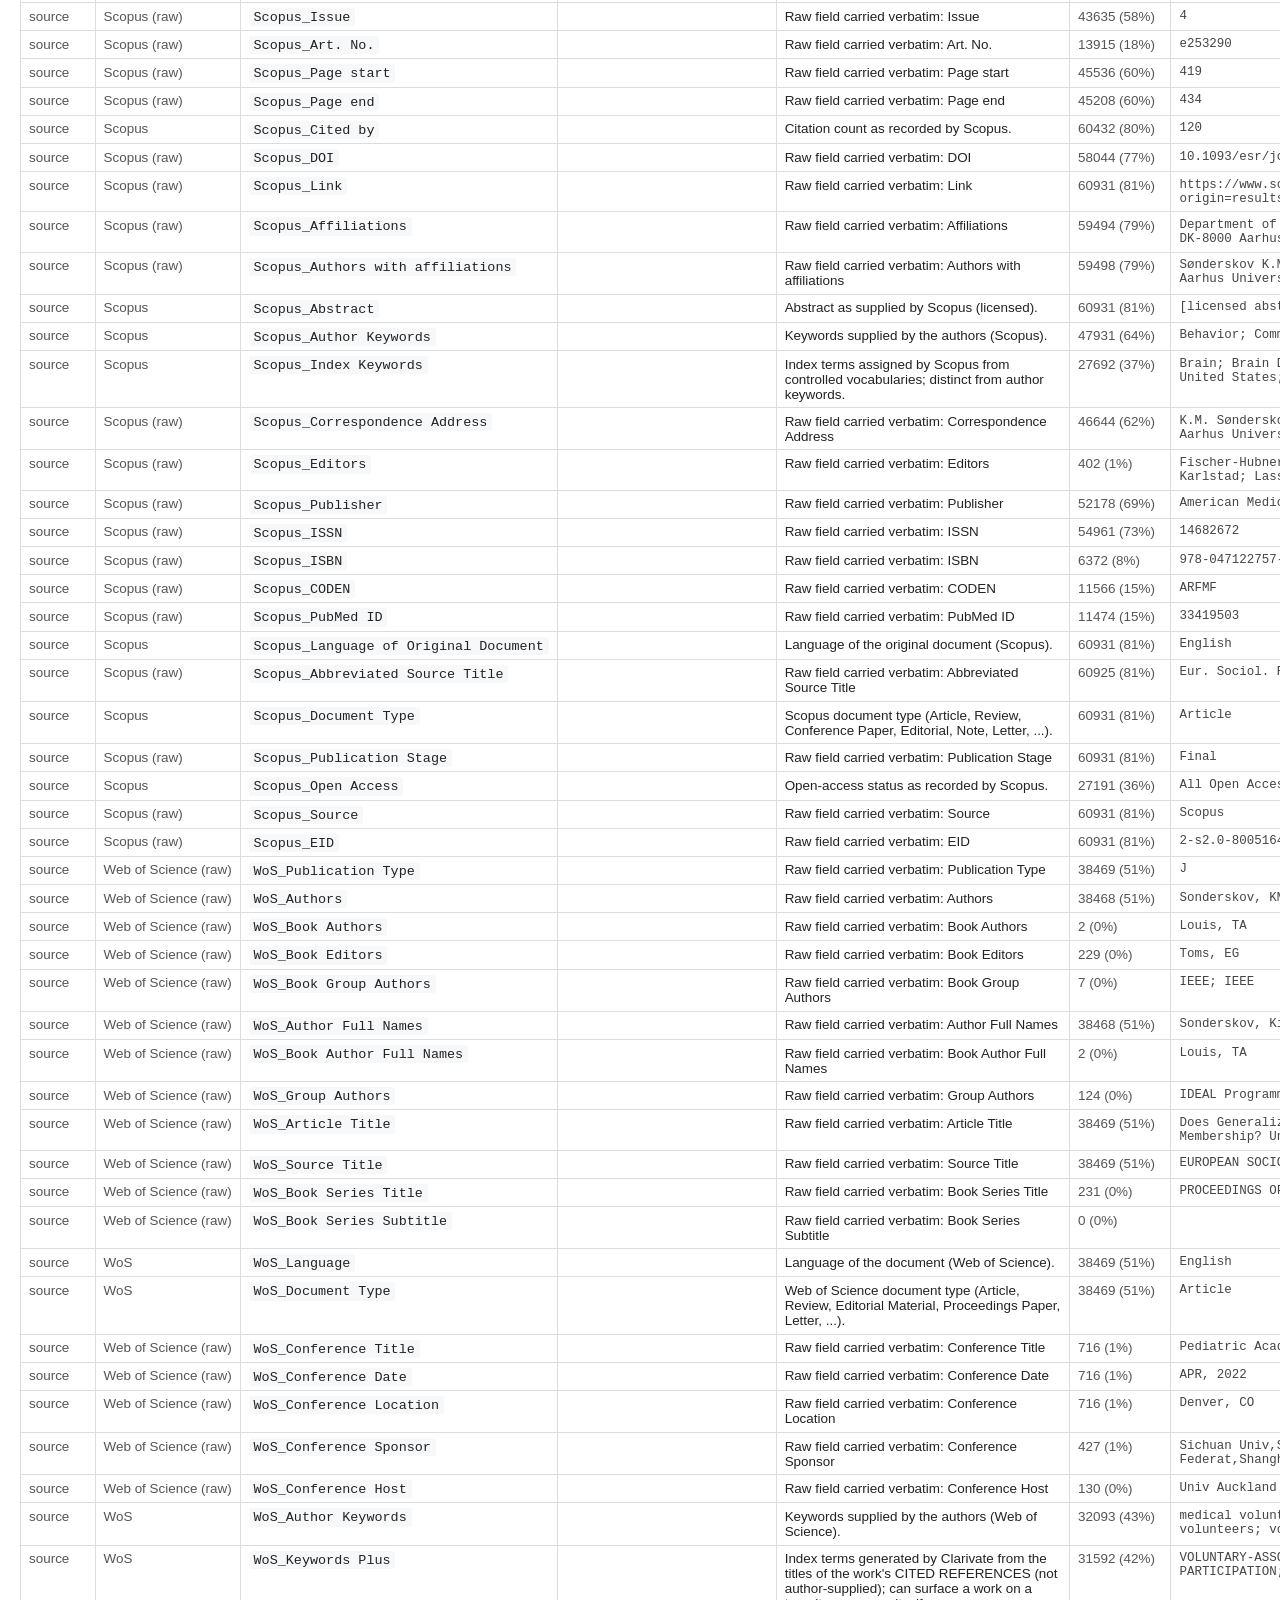
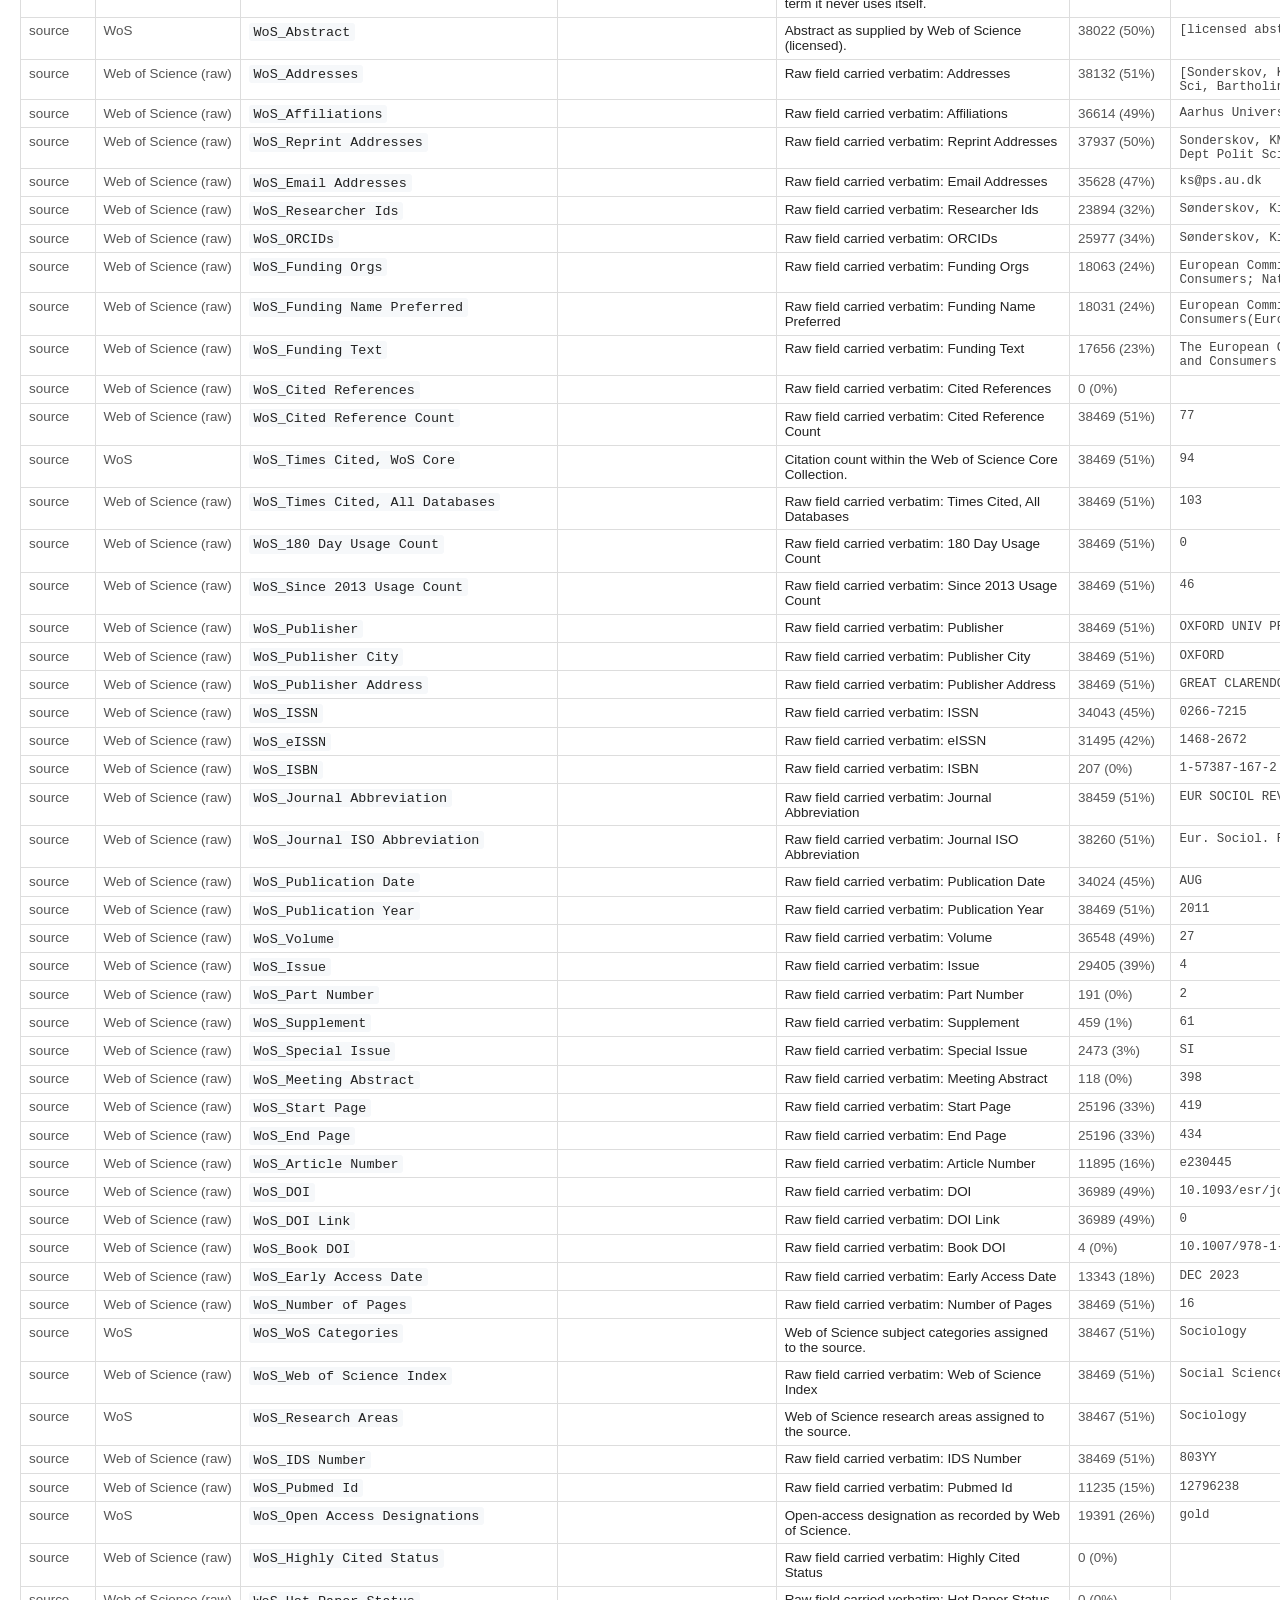
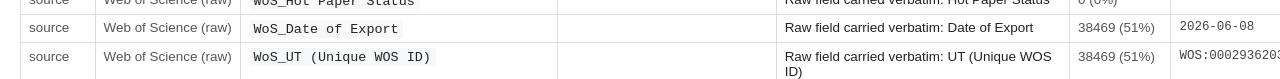
<file: data/final/codebook.html>
<!doctype html><html><head><meta charset="utf-8">
<title>THEME dataset codebook</title>
<style>
body{font-family:-apple-system,Segoe UI,Roboto,Helvetica,Arial,sans-serif;margin:1.25rem;color:#222;max-width:1280px}
h1{font-size:1.4rem} p.sub{color:#666}
table{border-collapse:collapse;width:100%;font-size:.84rem}
th,td{border:1px solid #ddd;padding:.35rem .5rem;vertical-align:top;text-align:left}
thead th{background:#f3f4f6;position:sticky;top:0}
td.c code{background:#f6f8fa;padding:.1rem .3rem;border-radius:3px;white-space:nowrap}
td.s,td.g,td.n,td.fn{white-space:nowrap;color:#555} td.fn{font-family:ui-monospace,monospace;font-size:.78rem}
td.e{color:#444;font-family:ui-monospace,monospace;font-size:.78rem}
</style></head><body>
<h1>THEME dataset codebook</h1>
<p class="sub">177 columns over 75302 works in <code>corpus_derived</code>, listed in the column order of the file. <b>Stage</b>: <code>assemble</code> (reconciled when the sources are merged), <code>derive</code> (analytical variables), <code>source</code> (carried verbatim from a provider).</p>
<table><thead><tr><th>Stage</th><th>Group</th><th>Column</th><th>Function</th><th>Description</th><th>Filled</th><th>Example</th></tr></thead>
<tbody>
<tr><td class=s>derive</td><td class=g>identity</td><td class=c><code>record_id</code></td><td class=fn>derive_record_id</td><td>The project-wide key, unique and non-null on every row: the bare OpenAlex work id (the https://openalex.org/ prefix stripped) where the work has one, else &#x27;doi:&#x27; + the DOI, else the vendor id already present in the open url column (&#x27;scopus:&#x27; + Scopus publication id, &#x27;wos:&#x27; + WoS accession number, &#x27;url:&#x27; + landing page as last resort). Every dataset derived from the corpus joins on this column; all four forms are provider-issued identifiers, chosen in ladder order.</td><td class=n data-order="75302">75302 (100%)</td><td class=e>W2073260651</td></tr>
<tr><td class=s>assemble</td><td class=g>identity</td><td class=c><code>doi</code></td><td class=fn>reconcile_identity</td><td>Digital Object Identifier, normalised (lower-case, prefix stripped).</td><td class=n data-order="69587">69587 (92%)</td><td class=e>10.1093/esr/jcq017</td></tr>
<tr><td class=s>assemble</td><td class=g>identity</td><td class=c><code>doi_url</code></td><td class=fn>reconcile_identity</td><td>Resolvable DOI link (https://doi.org/...), blank if no DOI.</td><td class=n data-order="69587">69587 (92%)</td><td class=e>https://doi.org/10.1093/esr/jcq017</td></tr>
<tr><td class=s>assemble</td><td class=g>identity</td><td class=c><code>url</code></td><td class=fn>reconcile_identity</td><td>Best resolvable link: the DOI link where present, else an OpenAlex / publisher / repository landing page.</td><td class=n data-order="75302">75302 (100%)</td><td class=e>https://doi.org/10.1093/esr/jcq017</td></tr>
<tr><td class=s>assemble</td><td class=g>identity</td><td class=c><code>pmid</code></td><td class=fn>reconcile_identity</td><td>PubMed identifier (digits only) where any source records one.</td><td class=n data-order="16932">16932 (22%)</td><td class=e>33419503</td></tr>
<tr><td class=s>assemble</td><td class=g>identity</td><td class=c><code>title</code></td><td class=fn>reconcile_identity</td><td>Work title; the longest title available across the sources.</td><td class=n data-order="75298">75298 (100%)</td><td class=e>Does Generalized Social Trust Lead to Associational Membership? Unravelling a Bowl of Well…</td></tr>
<tr><td class=s>assemble</td><td class=g>identity</td><td class=c><code>first_author</code></td><td class=fn>reconcile_identity</td><td>First author&#x27;s name.</td><td class=n data-order="74763">74763 (99%)</td><td class=e>Kim Mannemar Sønderskov</td></tr>
<tr><td class=s>assemble</td><td class=g>identity</td><td class=c><code>journal</code></td><td class=fn>reconcile_identity</td><td>Source / venue name.</td><td class=n data-order="70627">70627 (94%)</td><td class=e>European Sociological Review</td></tr>
<tr><td class=s>assemble</td><td class=g>membership</td><td class=c><code>in_OpenAlex</code></td><td class=fn>reconcile_membership</td><td>Retrieval sense (the OpenAlex pull): returned by the OpenAlex topic-union search (discovery), not merely present in the OpenAlex database. Cf. in_OA_db for the membership sense.</td><td class=n data-order="75302">75302 (100%)</td><td class=e>True</td></tr>
<tr><td class=s>assemble</td><td class=g>membership</td><td class=c><code>in_WoS</code></td><td class=fn>reconcile_membership</td><td>Retrieval sense: returned by the Web of Science curated search. Cf. in_wos_db for the membership sense.</td><td class=n data-order="75302">75302 (100%)</td><td class=e>True</td></tr>
<tr><td class=s>assemble</td><td class=g>membership</td><td class=c><code>in_Scopus</code></td><td class=fn>reconcile_membership</td><td>Retrieval sense: returned by the Scopus curated search. Cf. in_scopus_db for the membership sense.</td><td class=n data-order="75302">75302 (100%)</td><td class=e>True</td></tr>
<tr><td class=s>assemble</td><td class=g>membership</td><td class=c><code>in_OA_db</code></td><td class=fn>reconcile_membership</td><td>Membership sense: present in the OpenAlex database at all (the topic pull OR the by-DOI crosswalk found it).</td><td class=n data-order="75302">75302 (100%)</td><td class=e>True</td></tr>
<tr><td class=s>assemble</td><td class=g>membership</td><td class=c><code>in_scopus_db</code></td><td class=fn>collect_reverse_check</td><td>Membership sense, for pull-only (only-OpenAlex) works: present in the Scopus database at all (live Scopus API reverse-check). NA for works not reverse-checked (everything outside the pull-only region).</td><td class=n data-order="16251">16251 (22%)</td><td class=e>True</td></tr>
<tr><td class=s>assemble</td><td class=g>membership</td><td class=c><code>in_wos_db</code></td><td class=fn>collect_reverse_check</td><td>Membership sense, for pull-only (only-OpenAlex) works: present in the Web of Science database at all (live WoS Starter API reverse-check). NA otherwise.</td><td class=n data-order="16251">16251 (22%)</td><td class=e>False</td></tr>
<tr><td class=s>assemble</td><td class=g>membership</td><td class=c><code>n_sources</code></td><td class=fn>reconcile_membership</td><td>Number of discovery searches that returned the work (1-3).</td><td class=n data-order="75302">75302 (100%)</td><td class=e>3</td></tr>
<tr><td class=s>assemble</td><td class=g>membership</td><td class=c><code>sources</code></td><td class=fn>reconcile_membership</td><td>Which discovery searches returned the work, &#x27;+&#x27;-joined.</td><td class=n data-order="75302">75302 (100%)</td><td class=e>OpenAlex+Scopus+WoS</td></tr>
<tr><td class=s>assemble</td><td class=g>membership</td><td class=c><code>oa_source_type</code></td><td class=fn>reconcile_membership</td><td>OpenAlex venue type (journal / ebook platform / book series / (none)); &#x27;not in OpenAlex&#x27; if absent.</td><td class=n data-order="75302">75302 (100%)</td><td class=e>journal</td></tr>
<tr><td class=s>assemble</td><td class=g>year</td><td class=c><code>year_openalex</code></td><td class=fn>reconcile_years</td><td>Publication year recorded by OpenAlex.</td><td class=n data-order="70941">70941 (94%)</td><td class=e>2010</td></tr>
<tr><td class=s>assemble</td><td class=g>year</td><td class=c><code>year_scopus</code></td><td class=fn>reconcile_years</td><td>Publication year recorded by Scopus.</td><td class=n data-order="51685">51685 (69%)</td><td class=e>2011</td></tr>
<tr><td class=s>assemble</td><td class=g>year</td><td class=c><code>year_wos</code></td><td class=fn>reconcile_years</td><td>Publication year recorded by Web of Science.</td><td class=n data-order="37996">37996 (50%)</td><td class=e>2011</td></tr>
<tr><td class=s>assemble</td><td class=g>year</td><td class=c><code>year_resolved</code></td><td class=fn>reconcile_years</td><td>Reconciled publication year: the modal source year, ties broken to the earliest.</td><td class=n data-order="75302">75302 (100%)</td><td class=e>2011</td></tr>
<tr><td class=s>assemble</td><td class=g>year</td><td class=c><code>in_analysis_window</code></td><td class=fn>reconcile_years</td><td>True if ANY source dates the work 2000-2025 (the analysis window; 1999 and 2026 are buffer years pulled to rescue boundary cases). Chapter 5 analysis restricts to this subset.</td><td class=n data-order="75302">75302 (100%)</td><td class=e>True</td></tr>
<tr><td class=s>assemble</td><td class=g>doctype</td><td class=c><code>type</code></td><td class=fn>reconcile_identity</td><td>Document type as recorded by the representative source (coarse).</td><td class=n data-order="75302">75302 (100%)</td><td class=e>article</td></tr>
<tr><td class=s>assemble</td><td class=g>doctype</td><td class=c><code>doctype_detail</code></td><td class=fn>reconcile_doctype</td><td>Finest-granularity document type: the curated-database doctype (WoS, then Scopus) where available, else the OpenAlex type.</td><td class=n data-order="75302">75302 (100%)</td><td class=e>article</td></tr>
<tr><td class=s>assemble</td><td class=g>doctype</td><td class=c><code>reverse_doctype</code></td><td class=fn>collect_reverse_check</td><td>For recoverable pull-only works, the curated document type the reverse-check returned (WoS types, else Scopus subtype) - shows which genres the curated query excluded by document type.</td><td class=n data-order="10339">10339 (14%)</td><td class=e>Review</td></tr>
<tr><td class=s>derive</td><td class=g>classification</td><td class=c><code>trust_sense</code></td><td class=fn>derive_trust_sense</td><td>Combined trust sense (e.g. political, institutional/systems, generalised/social, consumer/marketing). Text wins where text and keywords both resolve a sense.</td><td class=n data-order="75302">75302 (100%)</td><td class=e>generalised/social</td></tr>
<tr><td class=s>derive</td><td class=g>classification</td><td class=c><code>trust_scope</code></td><td class=fn>derive_trust_scope</td><td>Coarse triage of the trust sense relative to the project construct. in-scope = a social-science trust sense (incl. clinical/relational-health); out-of-scope = consumer/technology/security/finance; undetermined = trust present but sense not lexically resolved.</td><td class=n data-order="75302">75302 (100%)</td><td class=e>in-scope</td></tr>
<tr><td class=s>derive</td><td class=g>classification</td><td class=c><code>trust_sense_text</code></td><td class=fn>derive_trust_sense_text</td><td>Trust sense resolved from title + abstract alone (provenance component).</td><td class=n data-order="75302">75302 (100%)</td><td class=e>generalised/social</td></tr>
<tr><td class=s>derive</td><td class=g>classification</td><td class=c><code>trust_sense_keywords</code></td><td class=fn>derive_trust_sense_keywords</td><td>Trust sense resolved from the merged keyword fields alone (provenance component).</td><td class=n data-order="75302">75302 (100%)</td><td class=e>generalised/social</td></tr>
<tr><td class=s>derive</td><td class=g>classification</td><td class=c><code>sense_basis</code></td><td class=fn>derive_sense_basis</td><td>Where the combined trust_sense came from: text, keywords, both (they agree), or none (undetermined).</td><td class=n data-order="75302">75302 (100%)</td><td class=e>both</td></tr>
<tr><td class=s>derive</td><td class=g>classification</td><td class=c><code>scope_conflict</code></td><td class=fn>derive_scope_conflict</td><td>True only when the text signal and the keyword signal disagree on scope (one in-scope, the other out-of-scope) - a small review queue. Sense-only differences within the same scope are NOT flagged.</td><td class=n data-order="75302">75302 (100%)</td><td class=e>False</td></tr>
<tr><td class=s>derive</td><td class=g>classification</td><td class=c><code>trust_snippet</code></td><td class=fn>derive_trust_snippet</td><td>Human-readable context windows around each trust mention in title + abstract (kept text-only for readability).</td><td class=n data-order="71480">71480 (95%)</td><td class=e>Does Generalized Social Trust Lead to Associational Membership? Unravelling | voluntary as…</td></tr>
<tr><td class=s>assemble</td><td class=g>content</td><td class=c><code>keywords</code></td><td class=fn>reconcile_keywords</td><td>All keyword fields merged and de-duplicated across sources (author keywords + Scopus index keywords + WoS Keywords Plus + OpenAlex keywords).</td><td class=n data-order="74189">74189 (99%)</td><td class=e>Action (physics); CIVIC ENGAGEMENT; Collective action; EXCHANGE; Law; Lead (geology); ORIG…</td></tr>
<tr><td class=s>assemble</td><td class=g>abstract</td><td class=c><code>abstract</code></td><td class=fn>pick_abstract</td><td>The working abstract: the best held abstract, chosen by the documented ladder (search Scopus &gt; WoS &gt; curated backfill &gt; OpenAlex). A channel is taken only if its text is usable - at least 100 characters and not a sourced placeholder such as Scopus&#x27;s &#x27;[No abstract available]&#x27; - so a placeholder can no longer win the ladder over real text further down it.</td><td class=n data-order="72611">72611 (96%)</td><td class=e>Within the social capital literature it is often assumed that membership of voluntary asso…</td></tr>
<tr><td class=s>assemble</td><td class=g>abstract</td><td class=c><code>abstract_source</code></td><td class=fn>pick_abstract</td><td>Which held channel the working abstract came from (Scopus/WoS includes the curated DOI-backfill; see abstract_backfilled).</td><td class=n data-order="72611">72611 (96%)</td><td class=e>Scopus</td></tr>
<tr><td class=s>assemble</td><td class=g>abstract</td><td class=c><code>abstract_open_available</code></td><td class=fn>pick_abstract</td><td>A usable OpenAlex abstract STRING is held for this work (at least 100 characters, not a placeholder). A claim about text, not about rights: an abstract&#x27;s presence in OpenAlex is not evidence of an open licence, since many OpenAlex abstracts are unlicensed Microsoft Academic Graph inheritances - a large share of them attached to closed-access works - and are being withdrawn on copyright grounds. External-API eligibility is governed by abstract_externally_sendable, never by this column. The local Python/HPC classifier runs on any held abstract.</td><td class=n data-order="75302">75302 (100%)</td><td class=e>True</td></tr>
<tr><td class=s>assemble</td><td class=g>abstract</td><td class=c><code>abstract_licence</code></td><td class=fn>pick_abstract</td><td>Which channel supplied the chosen working abstract, expressed as a licence class: open if OpenAlex won the ladder, licensed if Scopus/WoS (including the curated backfill), none if no abstract. Channel provenance rather than a per-work licence warrant; for the warrant see OA_licence.</td><td class=n data-order="75302">75302 (100%)</td><td class=e>licensed</td></tr>
<tr><td class=s>assemble</td><td class=g>abstract</td><td class=c><code>abstract_retrieved</code></td><td class=fn>retrieve-abstracts.py</td><td>Names the open API the working abstract was retrieved from, and the date, for records filled by the August 2026 retrieval sweep. The sweep covered the local screening track&#x27;s two problem groups - records with no usable abstract in any held channel, and records whose held abstract failed the screening quality checks (truncated, foreign-language, page furniture, body text, or an abstract belonging to a different publication) - because the local model codes from batch files on nodes with no network access, so a defective abstract cannot be repaired at coding time. Retrieved text is licensed for local processing only and never makes a record externally sendable: abstract_open_available, abstract_externally_sendable and the OA_ columns are untouched by the fold, and the replaced text survives in its vendor mirror column. Blank means the working abstract came from the original feeds.</td><td class=n data-order="2843">2843 (4%)</td><td class=e>EuropePMC 2026-08-21</td></tr>
<tr><td class=s>assemble</td><td class=g>membership</td><td class=c><code>scopus_backfilled</code></td><td class=fn>backfill_curated</td><td>True if this work&#x27;s Scopus_* metadata (abstract / keywords / doctype) came from the curated DOI-backfill of recoverable pull-only works, not from the Scopus search. Provenance only - does NOT set in_Scopus.</td><td class=n data-order="75302">75302 (100%)</td><td class=e>False</td></tr>
<tr><td class=s>assemble</td><td class=g>membership</td><td class=c><code>wos_backfilled</code></td><td class=fn>backfill_curated</td><td>True if this work&#x27;s WoS_* metadata came from the curated DOI-backfill, not from the WoS search. Provenance only - does NOT set in_WoS.</td><td class=n data-order="75302">75302 (100%)</td><td class=e>False</td></tr>
<tr><td class=s>assemble</td><td class=g>membership</td><td class=c><code>curated_backfill</code></td><td class=fn>backfill_curated</td><td>True if the work received any curated (Scopus/WoS) metadata via the DOI-backfill of recoverable pull-only works rather than the discovery searches.</td><td class=n data-order="75302">75302 (100%)</td><td class=e>False</td></tr>
<tr><td class=s>assemble</td><td class=g>abstract</td><td class=c><code>OA_licence</code></td><td class=fn>pick_abstract</td><td>The licence OpenAlex records for the work itself: the primary location&#x27;s licence, falling back to the best open-access location&#x27;s licence where the primary is null. Folded in by OA_id from the per-work licence fetch (data/raw/licences/oa_work_licences.parquet); NA where OpenAlex holds no licence for the work, and NA throughout where that file has not been fetched. Values are OpenAlex licence slugs (cc-by, cc-by-nc, cc-by-nc-nd, cc0, public-domain, publisher-specific-oa, ...).</td><td class=n data-order="25808">25808 (34%)</td><td class=e>other-oa</td></tr>
<tr><td class=s>assemble</td><td class=g>abstract</td><td class=c><code>abstract_externally_sendable</code></td><td class=fn>pick_abstract</td><td>The external-API gate: true only where a usable OpenAlex abstract string is held AND OA_licence is an explicit open licence (any cc-* slug, or cc0 / public-domain / pd). These records, and only these, may have their title and abstract sent to an external service such as Claude for classification. False where the licence is absent, restrictive or not yet fetched - those works go to the local HPC open-weight LLM instead.</td><td class=n data-order="75302">75302 (100%)</td><td class=e>False</td></tr>
<tr><td class=s>assemble</td><td class=g>abstract</td><td class=c><code>abstract_backfilled</code></td><td class=fn>pick_abstract</td><td>True if the chosen working abstract came from the curated DOI-backfill (a Scopus/WoS record fetched by DOI for a recoverable pull-only work, not returned by the search).</td><td class=n data-order="75302">75302 (100%)</td><td class=e>False</td></tr>
<tr><td class=s>source</td><td class=g>OpenAlex (raw)</td><td class=c><code>OA_id</code></td><td class=fn></td><td>Raw field carried verbatim: id</td><td class=n data-order="70940">70940 (94%)</td><td class=e>https://openalex.org/W2073260651</td></tr>
<tr><td class=s>source</td><td class=g>OpenAlex (raw)</td><td class=c><code>OA_year</code></td><td class=fn></td><td>Raw field carried verbatim: year</td><td class=n data-order="70940">70940 (94%)</td><td class=e>2010</td></tr>
<tr><td class=s>source</td><td class=g>OpenAlex (raw)</td><td class=c><code>OA_type</code></td><td class=fn></td><td>Raw field carried verbatim: type</td><td class=n data-order="70940">70940 (94%)</td><td class=e>article</td></tr>
<tr><td class=s>source</td><td class=g>OpenAlex (raw)</td><td class=c><code>OA_language</code></td><td class=fn></td><td>Raw field carried verbatim: language</td><td class=n data-order="70291">70291 (93%)</td><td class=e>en</td></tr>
<tr><td class=s>source</td><td class=g>OpenAlex</td><td class=c><code>OA_cited_by_count</code></td><td class=fn></td><td>Number of works in OpenAlex citing this work.</td><td class=n data-order="70940">70940 (94%)</td><td class=e>124</td></tr>
<tr><td class=s>source</td><td class=g>OpenAlex</td><td class=c><code>OA_fwci</code></td><td class=fn></td><td>Field-Weighted Citation Impact computed by OpenAlex.</td><td class=n data-order="70611">70611 (94%)</td><td class=e>22.7537</td></tr>
<tr><td class=s>source</td><td class=g>OpenAlex</td><td class=c><code>OA_is_oa</code></td><td class=fn></td><td>Whether OpenAlex marks the work open access.</td><td class=n data-order="70940">70940 (94%)</td><td class=e>True</td></tr>
<tr><td class=s>source</td><td class=g>OpenAlex</td><td class=c><code>OA_open_access_status</code></td><td class=fn></td><td>OpenAlex open-access status (closed / green / gold / hybrid / bronze / diamond).</td><td class=n data-order="70940">70940 (94%)</td><td class=e>gold</td></tr>
<tr><td class=s>source</td><td class=g>OpenAlex (raw)</td><td class=c><code>OA_source</code></td><td class=fn></td><td>Raw field carried verbatim: source</td><td class=n data-order="65560">65560 (87%)</td><td class=e>European Sociological Review</td></tr>
<tr><td class=s>source</td><td class=g>OpenAlex (raw)</td><td class=c><code>OA_source_type</code></td><td class=fn></td><td>Raw field carried verbatim: source type</td><td class=n data-order="65560">65560 (87%)</td><td class=e>journal</td></tr>
<tr><td class=s>source</td><td class=g>OpenAlex (raw)</td><td class=c><code>OA_issn_l</code></td><td class=fn></td><td>Raw field carried verbatim: issn l</td><td class=n data-order="62172">62172 (83%)</td><td class=e>0266-7215</td></tr>
<tr><td class=s>source</td><td class=g>OpenAlex (raw)</td><td class=c><code>OA_landing_page_url</code></td><td class=fn></td><td>Raw field carried verbatim: landing page url</td><td class=n data-order="70841">70841 (94%)</td><td class=e>https://doi.org/10.1093/esr/jcq017</td></tr>
<tr><td class=s>source</td><td class=g>OpenAlex (raw)</td><td class=c><code>OA_pmid</code></td><td class=fn></td><td>Raw field carried verbatim: pmid</td><td class=n data-order="16271">16271 (22%)</td><td class=e>https://pubmed.ncbi.nlm.nih.gov/33419503</td></tr>
<tr><td class=s>source</td><td class=g>OpenAlex</td><td class=c><code>OA_primary_topic</code></td><td class=fn></td><td>OpenAlex machine-assigned primary topic of the work.</td><td class=n data-order="70885">70885 (94%)</td><td class=e>Social Capital and Networks</td></tr>
<tr><td class=s>source</td><td class=g>OpenAlex</td><td class=c><code>OA_subfield</code></td><td class=fn></td><td>Subfield of the OpenAlex primary topic.</td><td class=n data-order="70885">70885 (94%)</td><td class=e>Sociology and Political Science</td></tr>
<tr><td class=s>source</td><td class=g>OpenAlex</td><td class=c><code>OA_field</code></td><td class=fn></td><td>Field of the OpenAlex primary topic.</td><td class=n data-order="70885">70885 (94%)</td><td class=e>Social Sciences</td></tr>
<tr><td class=s>source</td><td class=g>OpenAlex</td><td class=c><code>OA_domain</code></td><td class=fn></td><td>Domain of the OpenAlex primary topic (Social Sciences, Health Sciences, etc.).</td><td class=n data-order="70885">70885 (94%)</td><td class=e>Social Sciences</td></tr>
<tr><td class=s>source</td><td class=g>OpenAlex</td><td class=c><code>OA_topics</code></td><td class=fn></td><td>All OpenAlex topics assigned to the work (machine-assigned), &#x27;; &#x27;-joined.</td><td class=n data-order="70885">70885 (94%)</td><td class=e>Social Capital and Networks; Experimental Behavioral Economics Studies; Culture, Economy, …</td></tr>
<tr><td class=s>source</td><td class=g>OpenAlex</td><td class=c><code>OA_concepts</code></td><td class=fn></td><td>OpenAlex legacy concepts (machine-assigned), &#x27;; &#x27;-joined. Noisier than topics; deliberately NOT used by the classifier.</td><td class=n data-order="70843">70843 (94%)</td><td class=e>Social trust; Social capital; Collective action; Voluntary association; Lead (geology); Ac…</td></tr>
<tr><td class=s>source</td><td class=g>OpenAlex</td><td class=c><code>OA_keywords</code></td><td class=fn></td><td>OpenAlex keywords for the work, &#x27;; &#x27;-joined.</td><td class=n data-order="70839">70839 (94%)</td><td class=e>Social trust; Social capital; Collective action; Voluntary association; Lead (geology); Ac…</td></tr>
<tr><td class=s>source</td><td class=g>OpenAlex</td><td class=c><code>OA_sdgs</code></td><td class=fn></td><td>UN Sustainable Development Goals OpenAlex associates with the work.</td><td class=n data-order="43332">43332 (58%)</td><td class=e>Peace, Justice and strong institutions</td></tr>
<tr><td class=s>source</td><td class=g>OpenAlex</td><td class=c><code>OA_mesh</code></td><td class=fn></td><td>MeSH descriptors (from PubMed) where the work is indexed there.</td><td class=n data-order="11784">11784 (16%)</td><td class=e>Brain; Brain; Brain; Brain Death; Brain Death; Brain Death; Humans; Humans; Humans; Neurol…</td></tr>
<tr><td class=s>source</td><td class=g>OpenAlex (raw)</td><td class=c><code>OA_authors</code></td><td class=fn></td><td>Raw field carried verbatim: authors</td><td class=n data-order="70400">70400 (93%)</td><td class=e>Kim Mannemar Sønderskov</td></tr>
<tr><td class=s>source</td><td class=g>OpenAlex (raw)</td><td class=c><code>OA_institutions</code></td><td class=fn></td><td>Raw field carried verbatim: institutions</td><td class=n data-order="60119">60119 (80%)</td><td class=e>Aarhus University</td></tr>
<tr><td class=s>source</td><td class=g>OpenAlex (raw)</td><td class=c><code>OA_countries</code></td><td class=fn></td><td>Raw field carried verbatim: countries</td><td class=n data-order="60097">60097 (80%)</td><td class=e>DK</td></tr>
<tr><td class=s>source</td><td class=g>OpenAlex (raw)</td><td class=c><code>OA_funders</code></td><td class=fn></td><td>Raw field carried verbatim: funders</td><td class=n data-order="0">0 (0%)</td><td class=e></td></tr>
<tr><td class=s>source</td><td class=g>OpenAlex</td><td class=c><code>OA_referenced_works_count</code></td><td class=fn></td><td>Number of references in the OpenAlex record. The reference IDs are in citation_edges.parquet, not here.</td><td class=n data-order="70940">70940 (94%)</td><td class=e>76</td></tr>
<tr><td class=s>source</td><td class=g>OpenAlex</td><td class=c><code>OA_abstract</code></td><td class=fn></td><td>Abstract reconstructed from the OpenAlex inverted index (open), where present.</td><td class=n data-order="55333">55333 (73%)</td><td class=e>Within the social capital literature it is often assumed that membership of voluntary asso…</td></tr>
<tr><td class=s>source</td><td class=g>Scopus (raw)</td><td class=c><code>Scopus_Authors</code></td><td class=fn></td><td>Raw field carried verbatim: Authors</td><td class=n data-order="60782">60782 (81%)</td><td class=e>Sønderskov K.M.</td></tr>
<tr><td class=s>source</td><td class=g>Scopus (raw)</td><td class=c><code>Scopus_Author full names</code></td><td class=fn></td><td>Raw field carried verbatim: Author full names</td><td class=n data-order="60782">60782 (81%)</td><td class=e>Sønderskov, Kim Mannemar (23493857700)</td></tr>
<tr><td class=s>source</td><td class=g>Scopus (raw)</td><td class=c><code>Scopus_Author(s) ID</code></td><td class=fn></td><td>Raw field carried verbatim: Author(s) ID</td><td class=n data-order="60782">60782 (81%)</td><td class=e>23493857700</td></tr>
<tr><td class=s>source</td><td class=g>Scopus (raw)</td><td class=c><code>Scopus_Title</code></td><td class=fn></td><td>Raw field carried verbatim: Title</td><td class=n data-order="60931">60931 (81%)</td><td class=e>Does generalized social trust lead to associational membership? unravelling a bowl of well…</td></tr>
<tr><td class=s>source</td><td class=g>Scopus (raw)</td><td class=c><code>Scopus_Year</code></td><td class=fn></td><td>Raw field carried verbatim: Year</td><td class=n data-order="60931">60931 (81%)</td><td class=e>2011</td></tr>
<tr><td class=s>source</td><td class=g>Scopus (raw)</td><td class=c><code>Scopus_Source title</code></td><td class=fn></td><td>Raw field carried verbatim: Source title</td><td class=n data-order="60931">60931 (81%)</td><td class=e>European Sociological Review</td></tr>
<tr><td class=s>source</td><td class=g>Scopus (raw)</td><td class=c><code>Scopus_Volume</code></td><td class=fn></td><td>Raw field carried verbatim: Volume</td><td class=n data-order="52964">52964 (70%)</td><td class=e>27</td></tr>
<tr><td class=s>source</td><td class=g>Scopus (raw)</td><td class=c><code>Scopus_Issue</code></td><td class=fn></td><td>Raw field carried verbatim: Issue</td><td class=n data-order="43635">43635 (58%)</td><td class=e>4</td></tr>
<tr><td class=s>source</td><td class=g>Scopus (raw)</td><td class=c><code>Scopus_Art. No.</code></td><td class=fn></td><td>Raw field carried verbatim: Art. No.</td><td class=n data-order="13915">13915 (18%)</td><td class=e>e253290</td></tr>
<tr><td class=s>source</td><td class=g>Scopus (raw)</td><td class=c><code>Scopus_Page start</code></td><td class=fn></td><td>Raw field carried verbatim: Page start</td><td class=n data-order="45536">45536 (60%)</td><td class=e>419</td></tr>
<tr><td class=s>source</td><td class=g>Scopus (raw)</td><td class=c><code>Scopus_Page end</code></td><td class=fn></td><td>Raw field carried verbatim: Page end</td><td class=n data-order="45208">45208 (60%)</td><td class=e>434</td></tr>
<tr><td class=s>source</td><td class=g>Scopus</td><td class=c><code>Scopus_Cited by</code></td><td class=fn></td><td>Citation count as recorded by Scopus.</td><td class=n data-order="60432">60432 (80%)</td><td class=e>120</td></tr>
<tr><td class=s>source</td><td class=g>Scopus (raw)</td><td class=c><code>Scopus_DOI</code></td><td class=fn></td><td>Raw field carried verbatim: DOI</td><td class=n data-order="58044">58044 (77%)</td><td class=e>10.1093/esr/jcq017</td></tr>
<tr><td class=s>source</td><td class=g>Scopus (raw)</td><td class=c><code>Scopus_Link</code></td><td class=fn></td><td>Raw field carried verbatim: Link</td><td class=n data-order="60931">60931 (81%)</td><td class=e>https://www.scopus.com/pages/publications/80051642814?origin=resultslist</td></tr>
<tr><td class=s>source</td><td class=g>Scopus (raw)</td><td class=c><code>Scopus_Affiliations</code></td><td class=fn></td><td>Raw field carried verbatim: Affiliations</td><td class=n data-order="59494">59494 (79%)</td><td class=e>Department of Political Science, Aarhus University, DK-8000 Aarhus C, Bartholins Allé 7, D…</td></tr>
<tr><td class=s>source</td><td class=g>Scopus (raw)</td><td class=c><code>Scopus_Authors with affiliations</code></td><td class=fn></td><td>Raw field carried verbatim: Authors with affiliations</td><td class=n data-order="59498">59498 (79%)</td><td class=e>Sønderskov K.M., Department of Political Science, Aarhus University, DK-8000 Aarhus C, Bar…</td></tr>
<tr><td class=s>source</td><td class=g>Scopus</td><td class=c><code>Scopus_Abstract</code></td><td class=fn></td><td>Abstract as supplied by Scopus (licensed).</td><td class=n data-order="60931">60931 (81%)</td><td class=e>[licensed abstract text - omitted]</td></tr>
<tr><td class=s>source</td><td class=g>Scopus</td><td class=c><code>Scopus_Author Keywords</code></td><td class=fn></td><td>Keywords supplied by the authors (Scopus).</td><td class=n data-order="47931">47931 (64%)</td><td class=e>Behavior; Communications; Disasters; Trust</td></tr>
<tr><td class=s>source</td><td class=g>Scopus</td><td class=c><code>Scopus_Index Keywords</code></td><td class=fn></td><td>Index terms assigned by Scopus from controlled vocabularies; distinct from author keywords.</td><td class=n data-order="27692">27692 (37%)</td><td class=e>Brain; Brain Death; Humans; Neurology; Physicians; United States; article; brain death; di…</td></tr>
<tr><td class=s>source</td><td class=g>Scopus (raw)</td><td class=c><code>Scopus_Correspondence Address</code></td><td class=fn></td><td>Raw field carried verbatim: Correspondence Address</td><td class=n data-order="46644">46644 (62%)</td><td class=e>K.M. Sønderskov; Department of Political Science, Aarhus University, DK-8000 Aarhus C, Bar…</td></tr>
<tr><td class=s>source</td><td class=g>Scopus (raw)</td><td class=c><code>Scopus_Editors</code></td><td class=fn></td><td>Raw field carried verbatim: Editors</td><td class=n data-order="402">402 (1%)</td><td class=e>Fischer-Hubner S.; Lindskog S.; Karlstad University, Karlstad; Lassous G.; Goethe Universi…</td></tr>
<tr><td class=s>source</td><td class=g>Scopus (raw)</td><td class=c><code>Scopus_Publisher</code></td><td class=fn></td><td>Raw field carried verbatim: Publisher</td><td class=n data-order="52178">52178 (69%)</td><td class=e>American Medical Association</td></tr>
<tr><td class=s>source</td><td class=g>Scopus (raw)</td><td class=c><code>Scopus_ISSN</code></td><td class=fn></td><td>Raw field carried verbatim: ISSN</td><td class=n data-order="54961">54961 (73%)</td><td class=e>14682672</td></tr>
<tr><td class=s>source</td><td class=g>Scopus (raw)</td><td class=c><code>Scopus_ISBN</code></td><td class=fn></td><td>Raw field carried verbatim: ISBN</td><td class=n data-order="6372">6372 (8%)</td><td class=e>978-047122757-1; 978-047141815-3</td></tr>
<tr><td class=s>source</td><td class=g>Scopus (raw)</td><td class=c><code>Scopus_CODEN</code></td><td class=fn></td><td>Raw field carried verbatim: CODEN</td><td class=n data-order="11566">11566 (15%)</td><td class=e>ARFMF</td></tr>
<tr><td class=s>source</td><td class=g>Scopus (raw)</td><td class=c><code>Scopus_PubMed ID</code></td><td class=fn></td><td>Raw field carried verbatim: PubMed ID</td><td class=n data-order="11474">11474 (15%)</td><td class=e>33419503</td></tr>
<tr><td class=s>source</td><td class=g>Scopus</td><td class=c><code>Scopus_Language of Original Document</code></td><td class=fn></td><td>Language of the original document (Scopus).</td><td class=n data-order="60931">60931 (81%)</td><td class=e>English</td></tr>
<tr><td class=s>source</td><td class=g>Scopus (raw)</td><td class=c><code>Scopus_Abbreviated Source Title</code></td><td class=fn></td><td>Raw field carried verbatim: Abbreviated Source Title</td><td class=n data-order="60925">60925 (81%)</td><td class=e>Eur. Sociol. Rev.</td></tr>
<tr><td class=s>source</td><td class=g>Scopus</td><td class=c><code>Scopus_Document Type</code></td><td class=fn></td><td>Scopus document type (Article, Review, Conference Paper, Editorial, Note, Letter, ...).</td><td class=n data-order="60931">60931 (81%)</td><td class=e>Article</td></tr>
<tr><td class=s>source</td><td class=g>Scopus (raw)</td><td class=c><code>Scopus_Publication Stage</code></td><td class=fn></td><td>Raw field carried verbatim: Publication Stage</td><td class=n data-order="60931">60931 (81%)</td><td class=e>Final</td></tr>
<tr><td class=s>source</td><td class=g>Scopus</td><td class=c><code>Scopus_Open Access</code></td><td class=fn></td><td>Open-access status as recorded by Scopus.</td><td class=n data-order="27191">27191 (36%)</td><td class=e>All Open Access; Gold Open Access</td></tr>
<tr><td class=s>source</td><td class=g>Scopus (raw)</td><td class=c><code>Scopus_Source</code></td><td class=fn></td><td>Raw field carried verbatim: Source</td><td class=n data-order="60931">60931 (81%)</td><td class=e>Scopus</td></tr>
<tr><td class=s>source</td><td class=g>Scopus (raw)</td><td class=c><code>Scopus_EID</code></td><td class=fn></td><td>Raw field carried verbatim: EID</td><td class=n data-order="60931">60931 (81%)</td><td class=e>2-s2.0-80051642814</td></tr>
<tr><td class=s>source</td><td class=g>Web of Science (raw)</td><td class=c><code>WoS_Publication Type</code></td><td class=fn></td><td>Raw field carried verbatim: Publication Type</td><td class=n data-order="38469">38469 (51%)</td><td class=e>J</td></tr>
<tr><td class=s>source</td><td class=g>Web of Science (raw)</td><td class=c><code>WoS_Authors</code></td><td class=fn></td><td>Raw field carried verbatim: Authors</td><td class=n data-order="38468">38468 (51%)</td><td class=e>Sonderskov, KM</td></tr>
<tr><td class=s>source</td><td class=g>Web of Science (raw)</td><td class=c><code>WoS_Book Authors</code></td><td class=fn></td><td>Raw field carried verbatim: Book Authors</td><td class=n data-order="2">2 (0%)</td><td class=e>Louis, TA</td></tr>
<tr><td class=s>source</td><td class=g>Web of Science (raw)</td><td class=c><code>WoS_Book Editors</code></td><td class=fn></td><td>Raw field carried verbatim: Book Editors</td><td class=n data-order="229">229 (0%)</td><td class=e>Toms, EG</td></tr>
<tr><td class=s>source</td><td class=g>Web of Science (raw)</td><td class=c><code>WoS_Book Group Authors</code></td><td class=fn></td><td>Raw field carried verbatim: Book Group Authors</td><td class=n data-order="7">7 (0%)</td><td class=e>IEEE; IEEE</td></tr>
<tr><td class=s>source</td><td class=g>Web of Science (raw)</td><td class=c><code>WoS_Author Full Names</code></td><td class=fn></td><td>Raw field carried verbatim: Author Full Names</td><td class=n data-order="38468">38468 (51%)</td><td class=e>Sonderskov, Kim Mannemar</td></tr>
<tr><td class=s>source</td><td class=g>Web of Science (raw)</td><td class=c><code>WoS_Book Author Full Names</code></td><td class=fn></td><td>Raw field carried verbatim: Book Author Full Names</td><td class=n data-order="2">2 (0%)</td><td class=e>Louis, TA</td></tr>
<tr><td class=s>source</td><td class=g>Web of Science (raw)</td><td class=c><code>WoS_Group Authors</code></td><td class=fn></td><td>Raw field carried verbatim: Group Authors</td><td class=n data-order="124">124 (0%)</td><td class=e>IDEAL Programme Team</td></tr>
<tr><td class=s>source</td><td class=g>Web of Science (raw)</td><td class=c><code>WoS_Article Title</code></td><td class=fn></td><td>Raw field carried verbatim: Article Title</td><td class=n data-order="38469">38469 (51%)</td><td class=e>Does Generalized Social Trust Lead to Associational Membership? Unravelling a Bowl of Well…</td></tr>
<tr><td class=s>source</td><td class=g>Web of Science (raw)</td><td class=c><code>WoS_Source Title</code></td><td class=fn></td><td>Raw field carried verbatim: Source Title</td><td class=n data-order="38469">38469 (51%)</td><td class=e>EUROPEAN SOCIOLOGICAL REVIEW</td></tr>
<tr><td class=s>source</td><td class=g>Web of Science (raw)</td><td class=c><code>WoS_Book Series Title</code></td><td class=fn></td><td>Raw field carried verbatim: Book Series Title</td><td class=n data-order="231">231 (0%)</td><td class=e>PROCEEDINGS OF THE ASIST ANNUAL MEETING</td></tr>
<tr><td class=s>source</td><td class=g>Web of Science (raw)</td><td class=c><code>WoS_Book Series Subtitle</code></td><td class=fn></td><td>Raw field carried verbatim: Book Series Subtitle</td><td class=n data-order="0">0 (0%)</td><td class=e></td></tr>
<tr><td class=s>source</td><td class=g>WoS</td><td class=c><code>WoS_Language</code></td><td class=fn></td><td>Language of the document (Web of Science).</td><td class=n data-order="38469">38469 (51%)</td><td class=e>English</td></tr>
<tr><td class=s>source</td><td class=g>WoS</td><td class=c><code>WoS_Document Type</code></td><td class=fn></td><td>Web of Science document type (Article, Review, Editorial Material, Proceedings Paper, Letter, ...).</td><td class=n data-order="38469">38469 (51%)</td><td class=e>Article</td></tr>
<tr><td class=s>source</td><td class=g>Web of Science (raw)</td><td class=c><code>WoS_Conference Title</code></td><td class=fn></td><td>Raw field carried verbatim: Conference Title</td><td class=n data-order="716">716 (1%)</td><td class=e>Pediatric Academic Society Annual Meeting</td></tr>
<tr><td class=s>source</td><td class=g>Web of Science (raw)</td><td class=c><code>WoS_Conference Date</code></td><td class=fn></td><td>Raw field carried verbatim: Conference Date</td><td class=n data-order="716">716 (1%)</td><td class=e>APR, 2022</td></tr>
<tr><td class=s>source</td><td class=g>Web of Science (raw)</td><td class=c><code>WoS_Conference Location</code></td><td class=fn></td><td>Raw field carried verbatim: Conference Location</td><td class=n data-order="716">716 (1%)</td><td class=e>Denver, CO</td></tr>
<tr><td class=s>source</td><td class=g>Web of Science (raw)</td><td class=c><code>WoS_Conference Sponsor</code></td><td class=fn></td><td>Raw field carried verbatim: Conference Sponsor</td><td class=n data-order="427">427 (1%)</td><td class=e>Sichuan Univ,SE Univ,Natl Nat Sci Fdn China,China Comp Federat,Shanghai Jiaotong Univ,Huaz…</td></tr>
<tr><td class=s>source</td><td class=g>Web of Science (raw)</td><td class=c><code>WoS_Conference Host</code></td><td class=fn></td><td>Raw field carried verbatim: Conference Host</td><td class=n data-order="130">130 (0%)</td><td class=e>Univ Auckland</td></tr>
<tr><td class=s>source</td><td class=g>WoS</td><td class=c><code>WoS_Author Keywords</code></td><td class=fn></td><td>Keywords supplied by the authors (Web of Science).</td><td class=n data-order="32093">32093 (43%)</td><td class=e>medical volunteers; Medical Reserve Corps; emergency volunteers; volunteer recruitment str…</td></tr>
<tr><td class=s>source</td><td class=g>WoS</td><td class=c><code>WoS_Keywords Plus</code></td><td class=fn></td><td>Index terms generated by Clarivate from the titles of the work&#x27;s CITED REFERENCES (not author-supplied); can surface a work on a term it never uses itself.</td><td class=n data-order="31592">31592 (42%)</td><td class=e>VOLUNTARY-ASSOCIATIONS; CIVIC ENGAGEMENT; PARTICIPATION; SOCIALIZATION; EXCHANGE; ORIGINS</td></tr>
<tr><td class=s>source</td><td class=g>WoS</td><td class=c><code>WoS_Abstract</code></td><td class=fn></td><td>Abstract as supplied by Web of Science (licensed).</td><td class=n data-order="38022">38022 (50%)</td><td class=e>[licensed abstract text - omitted]</td></tr>
<tr><td class=s>source</td><td class=g>Web of Science (raw)</td><td class=c><code>WoS_Addresses</code></td><td class=fn></td><td>Raw field carried verbatim: Addresses</td><td class=n data-order="38132">38132 (51%)</td><td class=e>[Sonderskov, Kim Mannemar] Aarhus Univ, Dept Polit Sci, Bartholins Alle 7, DK-8000 Aarhus …</td></tr>
<tr><td class=s>source</td><td class=g>Web of Science (raw)</td><td class=c><code>WoS_Affiliations</code></td><td class=fn></td><td>Raw field carried verbatim: Affiliations</td><td class=n data-order="36614">36614 (49%)</td><td class=e>Aarhus University</td></tr>
<tr><td class=s>source</td><td class=g>Web of Science (raw)</td><td class=c><code>WoS_Reprint Addresses</code></td><td class=fn></td><td>Raw field carried verbatim: Reprint Addresses</td><td class=n data-order="37937">37937 (50%)</td><td class=e>Sonderskov, KM (corresponding author), Aarhus Univ, Dept Polit Sci, Bartholins Alle 7, DK-…</td></tr>
<tr><td class=s>source</td><td class=g>Web of Science (raw)</td><td class=c><code>WoS_Email Addresses</code></td><td class=fn></td><td>Raw field carried verbatim: Email Addresses</td><td class=n data-order="35628">35628 (47%)</td><td class=e>ks@ps.au.dk</td></tr>
<tr><td class=s>source</td><td class=g>Web of Science (raw)</td><td class=c><code>WoS_Researcher Ids</code></td><td class=fn></td><td>Raw field carried verbatim: Researcher Ids</td><td class=n data-order="23894">23894 (32%)</td><td class=e>Sønderskov, Kim Mannemar/E-8422-2010</td></tr>
<tr><td class=s>source</td><td class=g>Web of Science (raw)</td><td class=c><code>WoS_ORCIDs</code></td><td class=fn></td><td>Raw field carried verbatim: ORCIDs</td><td class=n data-order="25977">25977 (34%)</td><td class=e>Sønderskov, Kim Mannemar/0000-0002-3550-0772</td></tr>
<tr><td class=s>source</td><td class=g>Web of Science (raw)</td><td class=c><code>WoS_Funding Orgs</code></td><td class=fn></td><td>Raw field carried verbatim: Funding Orgs</td><td class=n data-order="18063">18063 (24%)</td><td class=e>European Commission Executive Agency for Health and Consumers; National Institute of Healt…</td></tr>
<tr><td class=s>source</td><td class=g>Web of Science (raw)</td><td class=c><code>WoS_Funding Name Preferred</code></td><td class=fn></td><td>Raw field carried verbatim: Funding Name Preferred</td><td class=n data-order="18031">18031 (24%)</td><td class=e>European Commission Executive Agency for Health and Consumers(European Union (EU)European …</td></tr>
<tr><td class=s>source</td><td class=g>Web of Science (raw)</td><td class=c><code>WoS_Funding Text</code></td><td class=fn></td><td>Raw field carried verbatim: Funding Text</td><td class=n data-order="17656">17656 (23%)</td><td class=e>The European Commission Executive Agency for Health and Consumers co-funded this project. …</td></tr>
<tr><td class=s>source</td><td class=g>Web of Science (raw)</td><td class=c><code>WoS_Cited References</code></td><td class=fn></td><td>Raw field carried verbatim: Cited References</td><td class=n data-order="0">0 (0%)</td><td class=e></td></tr>
<tr><td class=s>source</td><td class=g>Web of Science (raw)</td><td class=c><code>WoS_Cited Reference Count</code></td><td class=fn></td><td>Raw field carried verbatim: Cited Reference Count</td><td class=n data-order="38469">38469 (51%)</td><td class=e>77</td></tr>
<tr><td class=s>source</td><td class=g>WoS</td><td class=c><code>WoS_Times Cited, WoS Core</code></td><td class=fn></td><td>Citation count within the Web of Science Core Collection.</td><td class=n data-order="38469">38469 (51%)</td><td class=e>94</td></tr>
<tr><td class=s>source</td><td class=g>Web of Science (raw)</td><td class=c><code>WoS_Times Cited, All Databases</code></td><td class=fn></td><td>Raw field carried verbatim: Times Cited, All Databases</td><td class=n data-order="38469">38469 (51%)</td><td class=e>103</td></tr>
<tr><td class=s>source</td><td class=g>Web of Science (raw)</td><td class=c><code>WoS_180 Day Usage Count</code></td><td class=fn></td><td>Raw field carried verbatim: 180 Day Usage Count</td><td class=n data-order="38469">38469 (51%)</td><td class=e>0</td></tr>
<tr><td class=s>source</td><td class=g>Web of Science (raw)</td><td class=c><code>WoS_Since 2013 Usage Count</code></td><td class=fn></td><td>Raw field carried verbatim: Since 2013 Usage Count</td><td class=n data-order="38469">38469 (51%)</td><td class=e>46</td></tr>
<tr><td class=s>source</td><td class=g>Web of Science (raw)</td><td class=c><code>WoS_Publisher</code></td><td class=fn></td><td>Raw field carried verbatim: Publisher</td><td class=n data-order="38469">38469 (51%)</td><td class=e>OXFORD UNIV PRESS</td></tr>
<tr><td class=s>source</td><td class=g>Web of Science (raw)</td><td class=c><code>WoS_Publisher City</code></td><td class=fn></td><td>Raw field carried verbatim: Publisher City</td><td class=n data-order="38469">38469 (51%)</td><td class=e>OXFORD</td></tr>
<tr><td class=s>source</td><td class=g>Web of Science (raw)</td><td class=c><code>WoS_Publisher Address</code></td><td class=fn></td><td>Raw field carried verbatim: Publisher Address</td><td class=n data-order="38469">38469 (51%)</td><td class=e>GREAT CLARENDON ST, OXFORD OX2 6DP, ENGLAND</td></tr>
<tr><td class=s>source</td><td class=g>Web of Science (raw)</td><td class=c><code>WoS_ISSN</code></td><td class=fn></td><td>Raw field carried verbatim: ISSN</td><td class=n data-order="34043">34043 (45%)</td><td class=e>0266-7215</td></tr>
<tr><td class=s>source</td><td class=g>Web of Science (raw)</td><td class=c><code>WoS_eISSN</code></td><td class=fn></td><td>Raw field carried verbatim: eISSN</td><td class=n data-order="31495">31495 (42%)</td><td class=e>1468-2672</td></tr>
<tr><td class=s>source</td><td class=g>Web of Science (raw)</td><td class=c><code>WoS_ISBN</code></td><td class=fn></td><td>Raw field carried verbatim: ISBN</td><td class=n data-order="207">207 (0%)</td><td class=e>1-57387-167-2</td></tr>
<tr><td class=s>source</td><td class=g>Web of Science (raw)</td><td class=c><code>WoS_Journal Abbreviation</code></td><td class=fn></td><td>Raw field carried verbatim: Journal Abbreviation</td><td class=n data-order="38459">38459 (51%)</td><td class=e>EUR SOCIOL REV</td></tr>
<tr><td class=s>source</td><td class=g>Web of Science (raw)</td><td class=c><code>WoS_Journal ISO Abbreviation</code></td><td class=fn></td><td>Raw field carried verbatim: Journal ISO Abbreviation</td><td class=n data-order="38260">38260 (51%)</td><td class=e>Eur. Sociol. Rev.</td></tr>
<tr><td class=s>source</td><td class=g>Web of Science (raw)</td><td class=c><code>WoS_Publication Date</code></td><td class=fn></td><td>Raw field carried verbatim: Publication Date</td><td class=n data-order="34024">34024 (45%)</td><td class=e>AUG</td></tr>
<tr><td class=s>source</td><td class=g>Web of Science (raw)</td><td class=c><code>WoS_Publication Year</code></td><td class=fn></td><td>Raw field carried verbatim: Publication Year</td><td class=n data-order="38469">38469 (51%)</td><td class=e>2011</td></tr>
<tr><td class=s>source</td><td class=g>Web of Science (raw)</td><td class=c><code>WoS_Volume</code></td><td class=fn></td><td>Raw field carried verbatim: Volume</td><td class=n data-order="36548">36548 (49%)</td><td class=e>27</td></tr>
<tr><td class=s>source</td><td class=g>Web of Science (raw)</td><td class=c><code>WoS_Issue</code></td><td class=fn></td><td>Raw field carried verbatim: Issue</td><td class=n data-order="29405">29405 (39%)</td><td class=e>4</td></tr>
<tr><td class=s>source</td><td class=g>Web of Science (raw)</td><td class=c><code>WoS_Part Number</code></td><td class=fn></td><td>Raw field carried verbatim: Part Number</td><td class=n data-order="191">191 (0%)</td><td class=e>2</td></tr>
<tr><td class=s>source</td><td class=g>Web of Science (raw)</td><td class=c><code>WoS_Supplement</code></td><td class=fn></td><td>Raw field carried verbatim: Supplement</td><td class=n data-order="459">459 (1%)</td><td class=e>61</td></tr>
<tr><td class=s>source</td><td class=g>Web of Science (raw)</td><td class=c><code>WoS_Special Issue</code></td><td class=fn></td><td>Raw field carried verbatim: Special Issue</td><td class=n data-order="2473">2473 (3%)</td><td class=e>SI</td></tr>
<tr><td class=s>source</td><td class=g>Web of Science (raw)</td><td class=c><code>WoS_Meeting Abstract</code></td><td class=fn></td><td>Raw field carried verbatim: Meeting Abstract</td><td class=n data-order="118">118 (0%)</td><td class=e>398</td></tr>
<tr><td class=s>source</td><td class=g>Web of Science (raw)</td><td class=c><code>WoS_Start Page</code></td><td class=fn></td><td>Raw field carried verbatim: Start Page</td><td class=n data-order="25196">25196 (33%)</td><td class=e>419</td></tr>
<tr><td class=s>source</td><td class=g>Web of Science (raw)</td><td class=c><code>WoS_End Page</code></td><td class=fn></td><td>Raw field carried verbatim: End Page</td><td class=n data-order="25196">25196 (33%)</td><td class=e>434</td></tr>
<tr><td class=s>source</td><td class=g>Web of Science (raw)</td><td class=c><code>WoS_Article Number</code></td><td class=fn></td><td>Raw field carried verbatim: Article Number</td><td class=n data-order="11895">11895 (16%)</td><td class=e>e230445</td></tr>
<tr><td class=s>source</td><td class=g>Web of Science (raw)</td><td class=c><code>WoS_DOI</code></td><td class=fn></td><td>Raw field carried verbatim: DOI</td><td class=n data-order="36989">36989 (49%)</td><td class=e>10.1093/esr/jcq017</td></tr>
<tr><td class=s>source</td><td class=g>Web of Science (raw)</td><td class=c><code>WoS_DOI Link</code></td><td class=fn></td><td>Raw field carried verbatim: DOI Link</td><td class=n data-order="36989">36989 (49%)</td><td class=e>0</td></tr>
<tr><td class=s>source</td><td class=g>Web of Science (raw)</td><td class=c><code>WoS_Book DOI</code></td><td class=fn></td><td>Raw field carried verbatim: Book DOI</td><td class=n data-order="4">4 (0%)</td><td class=e>10.1007/978-1-4614-4726-9</td></tr>
<tr><td class=s>source</td><td class=g>Web of Science (raw)</td><td class=c><code>WoS_Early Access Date</code></td><td class=fn></td><td>Raw field carried verbatim: Early Access Date</td><td class=n data-order="13343">13343 (18%)</td><td class=e>DEC 2023</td></tr>
<tr><td class=s>source</td><td class=g>Web of Science (raw)</td><td class=c><code>WoS_Number of Pages</code></td><td class=fn></td><td>Raw field carried verbatim: Number of Pages</td><td class=n data-order="38469">38469 (51%)</td><td class=e>16</td></tr>
<tr><td class=s>source</td><td class=g>WoS</td><td class=c><code>WoS_WoS Categories</code></td><td class=fn></td><td>Web of Science subject categories assigned to the source.</td><td class=n data-order="38467">38467 (51%)</td><td class=e>Sociology</td></tr>
<tr><td class=s>source</td><td class=g>Web of Science (raw)</td><td class=c><code>WoS_Web of Science Index</code></td><td class=fn></td><td>Raw field carried verbatim: Web of Science Index</td><td class=n data-order="38469">38469 (51%)</td><td class=e>Social Science Citation Index (SSCI)</td></tr>
<tr><td class=s>source</td><td class=g>WoS</td><td class=c><code>WoS_Research Areas</code></td><td class=fn></td><td>Web of Science research areas assigned to the source.</td><td class=n data-order="38467">38467 (51%)</td><td class=e>Sociology</td></tr>
<tr><td class=s>source</td><td class=g>Web of Science (raw)</td><td class=c><code>WoS_IDS Number</code></td><td class=fn></td><td>Raw field carried verbatim: IDS Number</td><td class=n data-order="38469">38469 (51%)</td><td class=e>803YY</td></tr>
<tr><td class=s>source</td><td class=g>Web of Science (raw)</td><td class=c><code>WoS_Pubmed Id</code></td><td class=fn></td><td>Raw field carried verbatim: Pubmed Id</td><td class=n data-order="11235">11235 (15%)</td><td class=e>12796238</td></tr>
<tr><td class=s>source</td><td class=g>WoS</td><td class=c><code>WoS_Open Access Designations</code></td><td class=fn></td><td>Open-access designation as recorded by Web of Science.</td><td class=n data-order="19391">19391 (26%)</td><td class=e>gold</td></tr>
<tr><td class=s>source</td><td class=g>Web of Science (raw)</td><td class=c><code>WoS_Highly Cited Status</code></td><td class=fn></td><td>Raw field carried verbatim: Highly Cited Status</td><td class=n data-order="0">0 (0%)</td><td class=e></td></tr>
<tr><td class=s>source</td><td class=g>Web of Science (raw)</td><td class=c><code>WoS_Hot Paper Status</code></td><td class=fn></td><td>Raw field carried verbatim: Hot Paper Status</td><td class=n data-order="0">0 (0%)</td><td class=e></td></tr>
<tr><td class=s>source</td><td class=g>Web of Science (raw)</td><td class=c><code>WoS_Date of Export</code></td><td class=fn></td><td>Raw field carried verbatim: Date of Export</td><td class=n data-order="38469">38469 (51%)</td><td class=e>2026-06-08</td></tr>
<tr><td class=s>source</td><td class=g>Web of Science (raw)</td><td class=c><code>WoS_UT (Unique WOS ID)</code></td><td class=fn></td><td>Raw field carried verbatim: UT (Unique WOS ID)</td><td class=n data-order="38469">38469 (51%)</td><td class=e>WOS:000293620300001</td></tr>
<tr><td class=s>source</td><td class=g>Web of Science (raw)</td><td class=c><code>WoS_Web of Science Record</code></td><td class=fn></td><td>Raw field carried verbatim: Web of Science Record</td><td class=n data-order="38469">38469 (51%)</td><td class=e>0</td></tr>
</tbody>
</table>
</body></html>
</file>
<file: site_libs/quarto-html/tippy.css>
.tippy-box[data-animation=fade][data-state=hidden]{opacity:0}[data-tippy-root]{max-width:calc(100vw - 10px)}.tippy-box{position:relative;background-color:#333;color:#fff;border-radius:4px;font-size:14px;line-height:1.4;white-space:normal;outline:0;transition-property:transform,visibility,opacity}.tippy-box[data-placement^=top]>.tippy-arrow{bottom:0}.tippy-box[data-placement^=top]>.tippy-arrow:before{bottom:-7px;left:0;border-width:8px 8px 0;border-top-color:initial;transform-origin:center top}.tippy-box[data-placement^=bottom]>.tippy-arrow{top:0}.tippy-box[data-placement^=bottom]>.tippy-arrow:before{top:-7px;left:0;border-width:0 8px 8px;border-bottom-color:initial;transform-origin:center bottom}.tippy-box[data-placement^=left]>.tippy-arrow{right:0}.tippy-box[data-placement^=left]>.tippy-arrow:before{border-width:8px 0 8px 8px;border-left-color:initial;right:-7px;transform-origin:center left}.tippy-box[data-placement^=right]>.tippy-arrow{left:0}.tippy-box[data-placement^=right]>.tippy-arrow:before{left:-7px;border-width:8px 8px 8px 0;border-right-color:initial;transform-origin:center right}.tippy-box[data-inertia][data-state=visible]{transition-timing-function:cubic-bezier(.54,1.5,.38,1.11)}.tippy-arrow{width:16px;height:16px;color:#333}.tippy-arrow:before{content:"";position:absolute;border-color:transparent;border-style:solid}.tippy-content{position:relative;padding:5px 9px;z-index:1}
</file>
<file: site_libs/quarto-html/quarto-syntax-highlighting-845c23b38eaddc0f92fda52bfe77a8c8.css>
/* quarto syntax highlight colors */
:root {
  --quarto-hl-ot-color: #003B4F;
  --quarto-hl-at-color: #657422;
  --quarto-hl-ss-color: #20794D;
  --quarto-hl-an-color: #5E5E5E;
  --quarto-hl-fu-color: #4758AB;
  --quarto-hl-st-color: #20794D;
  --quarto-hl-cf-color: #003B4F;
  --quarto-hl-op-color: #5E5E5E;
  --quarto-hl-er-color: #AD0000;
  --quarto-hl-bn-color: #AD0000;
  --quarto-hl-al-color: #AD0000;
  --quarto-hl-va-color: #111111;
  --quarto-hl-bu-color: inherit;
  --quarto-hl-ex-color: inherit;
  --quarto-hl-pp-color: #AD0000;
  --quarto-hl-in-color: #5E5E5E;
  --quarto-hl-vs-color: #20794D;
  --quarto-hl-wa-color: #5E5E5E;
  --quarto-hl-do-color: #5E5E5E;
  --quarto-hl-im-color: #00769E;
  --quarto-hl-ch-color: #20794D;
  --quarto-hl-dt-color: #AD0000;
  --quarto-hl-fl-color: #AD0000;
  --quarto-hl-co-color: #5E5E5E;
  --quarto-hl-cv-color: #5E5E5E;
  --quarto-hl-cn-color: #8f5902;
  --quarto-hl-sc-color: #5E5E5E;
  --quarto-hl-dv-color: #AD0000;
  --quarto-hl-kw-color: #003B4F;
}

/* other quarto variables */
:root {
  --quarto-font-monospace: SFMono-Regular, Menlo, Monaco, Consolas, "Liberation Mono", "Courier New", monospace;
}

/* syntax highlight based on Pandoc's rules */
pre > code.sourceCode > span {
  color: #003B4F;
}

code.sourceCode > span {
  color: #003B4F;
}

div.sourceCode,
div.sourceCode pre.sourceCode {
  color: #003B4F;
}

/* Normal */
code span {
  color: #003B4F;
}

/* Alert */
code span.al {
  color: #AD0000;
  font-style: inherit;
}

/* Annotation */
code span.an {
  color: #5E5E5E;
  font-style: inherit;
}

/* Attribute */
code span.at {
  color: #657422;
  font-style: inherit;
}

/* BaseN */
code span.bn {
  color: #AD0000;
  font-style: inherit;
}

/* BuiltIn */
code span.bu {
  font-style: inherit;
}

/* ControlFlow */
code span.cf {
  color: #003B4F;
  font-weight: bold;
  font-style: inherit;
}

/* Char */
code span.ch {
  color: #20794D;
  font-style: inherit;
}

/* Constant */
code span.cn {
  color: #8f5902;
  font-style: inherit;
}

/* Comment */
code span.co {
  color: #5E5E5E;
  font-style: inherit;
}

/* CommentVar */
code span.cv {
  color: #5E5E5E;
  font-style: italic;
}

/* Documentation */
code span.do {
  color: #5E5E5E;
  font-style: italic;
}

/* DataType */
code span.dt {
  color: #AD0000;
  font-style: inherit;
}

/* DecVal */
code span.dv {
  color: #AD0000;
  font-style: inherit;
}

/* Error */
code span.er {
  color: #AD0000;
  font-style: inherit;
}

/* Extension */
code span.ex {
  font-style: inherit;
}

/* Float */
code span.fl {
  color: #AD0000;
  font-style: inherit;
}

/* Function */
code span.fu {
  color: #4758AB;
  font-style: inherit;
}

/* Import */
code span.im {
  color: #00769E;
  font-style: inherit;
}

/* Information */
code span.in {
  color: #5E5E5E;
  font-style: inherit;
}

/* Keyword */
code span.kw {
  color: #003B4F;
  font-weight: bold;
  font-style: inherit;
}

/* Operator */
code span.op {
  color: #5E5E5E;
  font-style: inherit;
}

/* Other */
code span.ot {
  color: #003B4F;
  font-style: inherit;
}

/* Preprocessor */
code span.pp {
  color: #AD0000;
  font-style: inherit;
}

/* SpecialChar */
code span.sc {
  color: #5E5E5E;
  font-style: inherit;
}

/* SpecialString */
code span.ss {
  color: #20794D;
  font-style: inherit;
}

/* String */
code span.st {
  color: #20794D;
  font-style: inherit;
}

/* Variable */
code span.va {
  color: #111111;
  font-style: inherit;
}

/* VerbatimString */
code span.vs {
  color: #20794D;
  font-style: inherit;
}

/* Warning */
code span.wa {
  color: #5E5E5E;
  font-style: italic;
}

.prevent-inlining {
  content: "</";
}

/*# sourceMappingURL=ac89f0bb514bba72461919f78549e31c.css.map */
</file>
<file: site_libs/quarto-html/quarto-syntax-highlighting-dark-f418161beb48e0141c760e455f12af2c.css>
/* quarto syntax highlight colors */
:root {
  --quarto-hl-al-color: #f07178;
  --quarto-hl-an-color: #d4d0ab;
  --quarto-hl-at-color: #00e0e0;
  --quarto-hl-bn-color: #d4d0ab;
  --quarto-hl-bu-color: #abe338;
  --quarto-hl-ch-color: #abe338;
  --quarto-hl-co-color: #f8f8f2;
  --quarto-hl-cv-color: #ffd700;
  --quarto-hl-cn-color: #ffd700;
  --quarto-hl-cf-color: #ffa07a;
  --quarto-hl-dt-color: #ffa07a;
  --quarto-hl-dv-color: #d4d0ab;
  --quarto-hl-do-color: #f8f8f2;
  --quarto-hl-er-color: #f07178;
  --quarto-hl-ex-color: #00e0e0;
  --quarto-hl-fl-color: #d4d0ab;
  --quarto-hl-fu-color: #ffa07a;
  --quarto-hl-im-color: #abe338;
  --quarto-hl-in-color: #d4d0ab;
  --quarto-hl-kw-color: #ffa07a;
  --quarto-hl-op-color: #ffa07a;
  --quarto-hl-ot-color: #00e0e0;
  --quarto-hl-pp-color: #dcc6e0;
  --quarto-hl-re-color: #00e0e0;
  --quarto-hl-sc-color: #abe338;
  --quarto-hl-ss-color: #abe338;
  --quarto-hl-st-color: #abe338;
  --quarto-hl-va-color: #00e0e0;
  --quarto-hl-vs-color: #abe338;
  --quarto-hl-wa-color: #dcc6e0;
}

/* other quarto variables */
:root {
  --quarto-font-monospace: SFMono-Regular, Menlo, Monaco, Consolas, "Liberation Mono", "Courier New", monospace;
}

/* syntax highlight based on Pandoc's rules */
pre > code.sourceCode > span {
  color: #f8f8f2;
}

code.sourceCode > span {
  color: #f8f8f2;
}

div.sourceCode,
div.sourceCode pre.sourceCode {
  color: #f8f8f2;
}

/* Normal */
code span {
  color: #f8f8f2;
}

/* Alert */
code span.al {
  color: #f07178;
}

/* Annotation */
code span.an {
  color: #d4d0ab;
}

/* Attribute */
code span.at {
  color: #00e0e0;
}

/* BaseN */
code span.bn {
  color: #d4d0ab;
}

/* BuiltIn */
code span.bu {
  color: #abe338;
}

/* ControlFlow */
code span.cf {
  font-weight: bold;
  color: #ffa07a;
}

/* Char */
code span.ch {
  color: #abe338;
}

/* Constant */
code span.cn {
  color: #ffd700;
}

/* Comment */
code span.co {
  font-style: italic;
  color: #f8f8f2;
}

/* CommentVar */
code span.cv {
  color: #ffd700;
}

/* Documentation */
code span.do {
  color: #f8f8f2;
}

/* DataType */
code span.dt {
  color: #ffa07a;
}

/* DecVal */
code span.dv {
  color: #d4d0ab;
}

/* Error */
code span.er {
  color: #f07178;
  text-decoration: underline;
}

/* Extension */
code span.ex {
  font-weight: bold;
  color: #00e0e0;
}

/* Float */
code span.fl {
  color: #d4d0ab;
}

/* Function */
code span.fu {
  color: #ffa07a;
}

/* Import */
code span.im {
  color: #abe338;
}

/* Information */
code span.in {
  color: #d4d0ab;
}

/* Keyword */
code span.kw {
  font-weight: bold;
  color: #ffa07a;
}

/* Operator */
code span.op {
  color: #ffa07a;
}

/* Other */
code span.ot {
  color: #00e0e0;
}

/* Preprocessor */
code span.pp {
  color: #dcc6e0;
}

/* RegionMarker */
code span.re {
  background-color: #f8f8f2;
  color: #00e0e0;
}

/* SpecialChar */
code span.sc {
  color: #abe338;
}

/* SpecialString */
code span.ss {
  color: #abe338;
}

/* String */
code span.st {
  color: #abe338;
}

/* Variable */
code span.va {
  color: #00e0e0;
}

/* VerbatimString */
code span.vs {
  color: #abe338;
}

/* Warning */
code span.wa {
  color: #dcc6e0;
}

.prevent-inlining {
  content: "</";
}

/*# sourceMappingURL=378c2a0cc31455d06730fbe37c8f3789.css.map */
</file>
<file: tremeda.css>
/* TReMeDa compendium – small HTML tweaks layered on top of the brand/theme.
   Surface the book's "Download PDF" tool (from `downloads: [pdf]`) as a labelled button on its
   own line in the left sidebar, instead of a bare icon tucked beside the title. */

.sidebar-tools-main {
  display: block;
  width: 100%;
  /* margin-top: 0.6rem; */
}

.sidebar-tools-main a.quarto-navigation-tool[aria-label="Download PDF"] {
  display: inline-flex;
  align-items: center;
  gap: 0rem;
  padding: 0.2rem;
  border: 0px solid var(--bs-primary, #c2410c);
  border-radius: 0.35rem;
  color: var(--bs-primary, #c2410c);
  font-size: 0.9rem;
  line-height: 1.2;
  opacity: 1;
}

.sidebar-tools-main a.quarto-navigation-tool[aria-label="Download PDF"]::after {
  content: "Download PDF";
}

.sidebar-tools-main a.quarto-navigation-tool[aria-label="Download PDF"]:hover {
  background: var(--bs-primary, #c2410c);
  color: #fff;
}
</file>
<file: site_libs/quarto-diagram/mermaid.css>
.mermaidTooltip {
  position: absolute;
  text-align: center;
  max-width: 200px;
  padding: 2px;
  font-family: "trebuchet ms", verdana, arial;
  font-size: 12px;
  background: #ffffde;
  border: 1px solid #aaaa33;
  border-radius: 2px;
  pointer-events: none;
  z-index: 1000;
}
</file>
